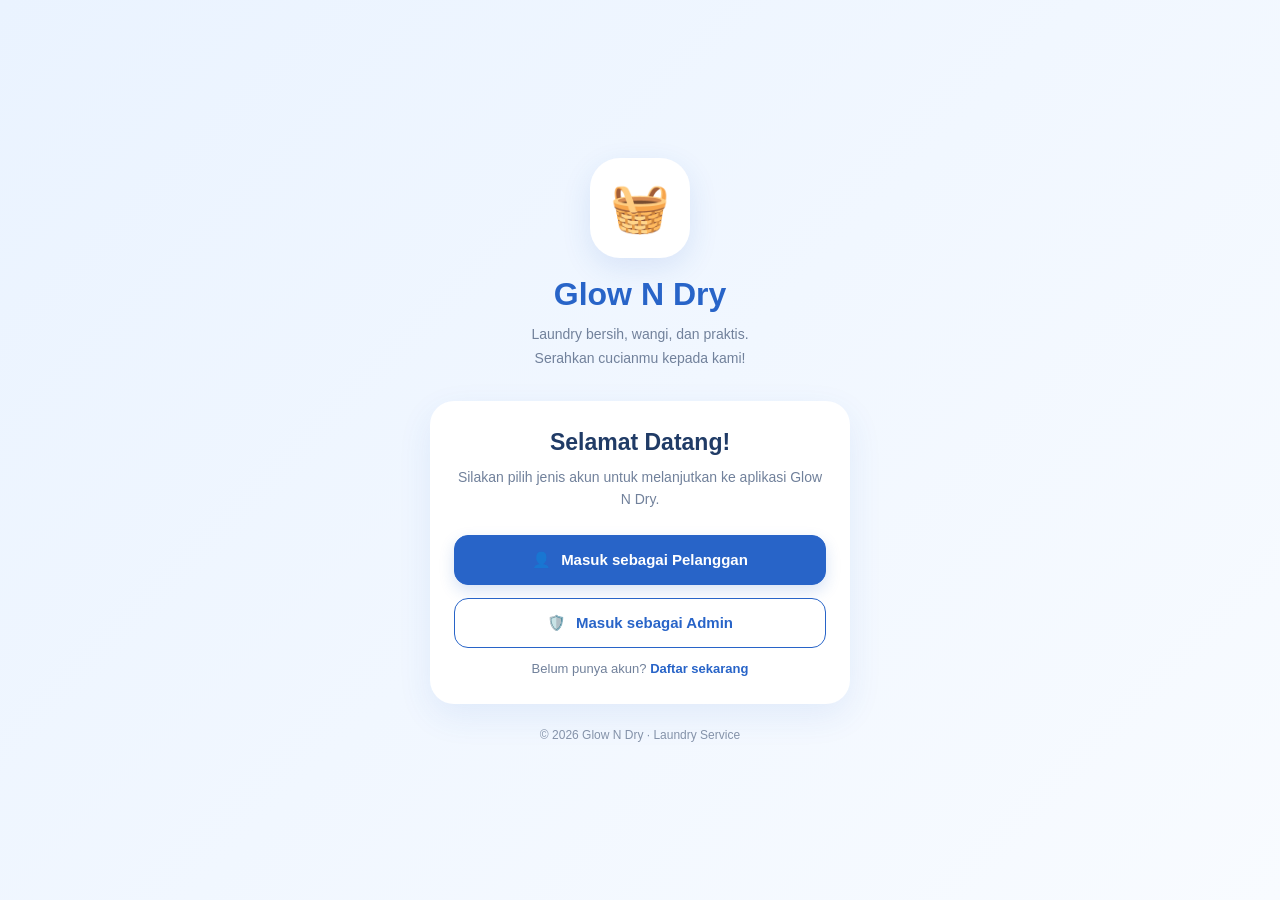
<file: glow-n-dry/index.html>
<!DOCTYPE html>
<html lang="id">
<head>
  <meta charset="UTF-8">
  <meta name="viewport" content="width=device-width, initial-scale=1.0">
  <title>Glow N Dry - Laundry Service</title>

  <style>
    * {
      margin: 0;
      padding: 0;
      box-sizing: border-box;
    }

    body {
      font-family: Arial, Helvetica, sans-serif;
      min-height: 100vh;
      display: flex;
      justify-content: center;
      align-items: center;
      padding: 24px;
      background: linear-gradient(135deg, #eaf3ff, #f8fbff);
      color: #203b66;
    }

    .container {
      width: 100%;
      max-width: 420px;
      text-align: center;
    }

    .logo {
      width: 100px;
      height: 100px;
      margin: 0 auto 18px;
      display: flex;
      justify-content: center;
      align-items: center;
      border-radius: 30px;
      background: #ffffff;
      box-shadow: 0 10px 30px rgba(40, 100, 200, 0.12);
      font-size: 48px;
    }

    .brand {
      font-size: 32px;
      font-weight: 800;
      color: #2864c8;
      margin-bottom: 10px;
    }

    .subtitle {
      color: #71819b;
      font-size: 14px;
      line-height: 1.7;
      margin-bottom: 30px;
    }

    .welcome-card {
      background: #ffffff;
      padding: 28px 24px;
      border-radius: 24px;
      box-shadow: 0 12px 35px rgba(40, 100, 200, 0.09);
    }

    .welcome-card h2 {
      font-size: 23px;
      margin-bottom: 10px;
    }

    .description {
      color: #71819b;
      font-size: 14px;
      margin-bottom: 24px;
      line-height: 1.6;
    }

    .button {
      display: flex;
      justify-content: center;
      align-items: center;
      gap: 10px;
      width: 100%;
      padding: 15px 18px;
      margin-bottom: 13px;
      border-radius: 14px;
      font-size: 15px;
      font-weight: 700;
      text-decoration: none;
      transition: 0.2s ease;
      cursor: pointer;
    }

    .button:hover {
      transform: translateY(-2px);
    }

    .customer-button {
      background: #2864c8;
      color: #ffffff;
      border: 1.5px solid #2864c8;
      box-shadow: 0 6px 15px rgba(40, 100, 200, 0.18);
    }

    .customer-button:hover {
      background: #1e50a5;
    }

    .admin-button {
      background: #ffffff;
      color: #2864c8;
      border: 1.5px solid #2864c8;
    }

    .admin-button:hover {
      background: #edf4ff;
    }

    .register-text {
      margin-top: 13px;
      font-size: 13px;
      color: #71819b;
    }

    .register-text a {
      color: #2864c8;
      font-weight: 700;
      text-decoration: none;
    }

    .footer {
      margin-top: 24px;
      color: #8492a9;
      font-size: 12px;
    }

    @media (max-width: 360px) {
      .brand {
        font-size: 28px;
      }

      .welcome-card {
        padding: 24px 18px;
      }
    }
  </style>
</head>

<body>
  <main class="container">

    <div class="logo">🧺</div>

    <h1 class="brand">Glow N Dry</h1>

    <p class="subtitle">
      Laundry bersih, wangi, dan praktis.<br>
      Serahkan cucianmu kepada kami!
    </p>

    <section class="welcome-card">
      <h2>Selamat Datang!</h2>

      <p class="description">
        Silakan pilih jenis akun untuk melanjutkan
        ke aplikasi Glow N Dry.
      </p>

      <a href="pages/login.html" class="button customer-button">
        <span>👤</span>
        Masuk sebagai Pelanggan
      </a>

      <a href="pages/admin-login.html" class="button admin-button">
        <span>🛡️</span>
        Masuk sebagai Admin
      </a>

      <p class="register-text">
        Belum punya akun?
        <a href="pages/register.html">Daftar sekarang</a>
      </p>
    </section>

    <p class="footer">
      © 2026 Glow N Dry · Laundry Service
    </p>

  </main>
  <script src="js/theme.js"></script>
</body>
</html>
</file>
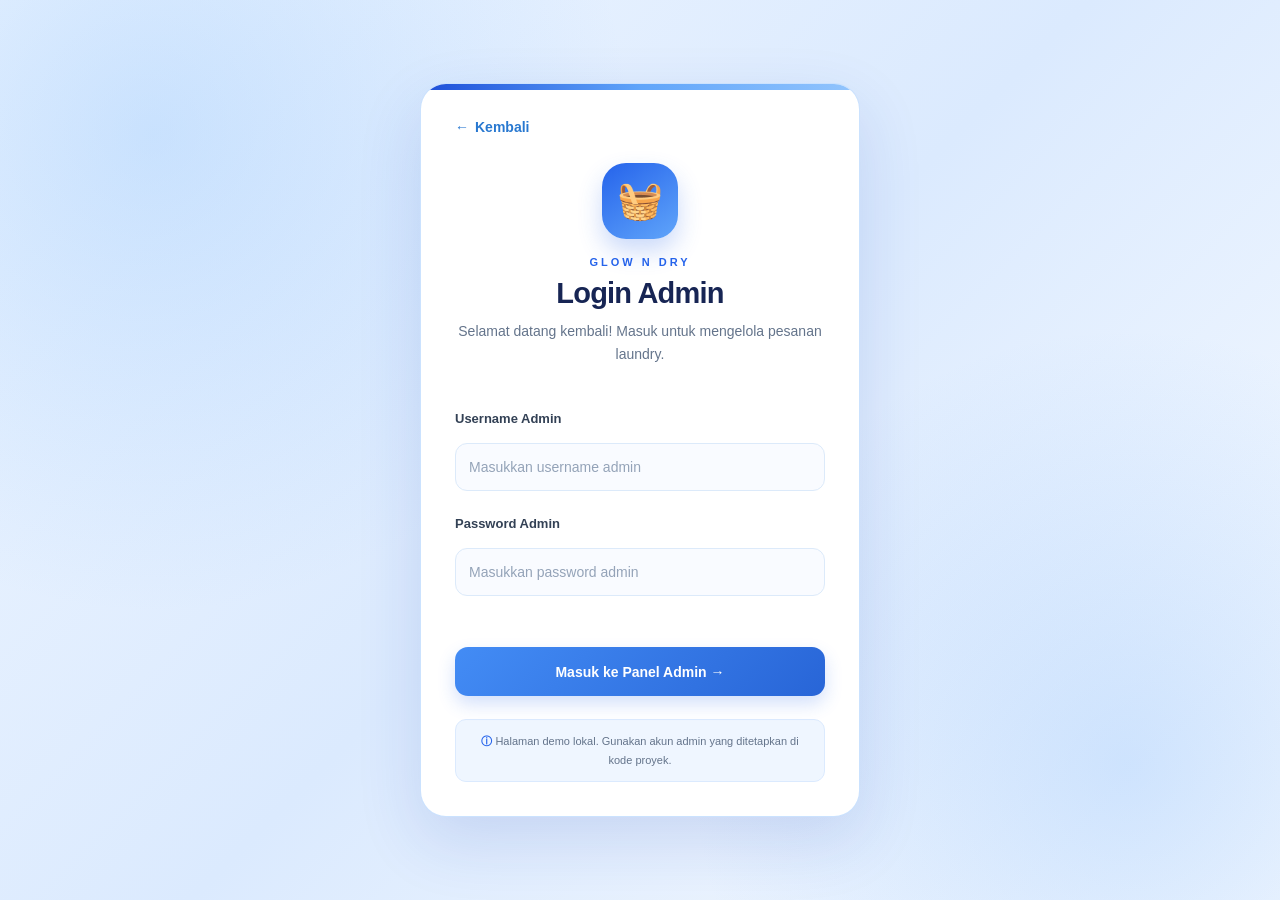
<file: glow-n-dry/pages/admin-login.html>
<!DOCTYPE html>
<html lang="id">
<head>
  <meta charset="UTF-8">
  <meta name="viewport" content="width=device-width, initial-scale=1.0">

  <title>Login Admin - Glow N Dry</title>

  <link rel="stylesheet" href="../css/style.css">
  <link rel="stylesheet" href="../css/dashboard.css">
  <link rel="stylesheet" href="../css/auth.css">

  <style>
    * {
      box-sizing: border-box;
    }

    body.gnd-admin-login-body {
      --admin-primary: #2563eb;
      --admin-primary-dark: #1d4ed8;
      --admin-text: #172554;
      --admin-muted: #64748b;
      --admin-border: #dbeafe;
      --admin-card: #ffffff;

      min-height: 100vh;
      min-height: 100dvh;
      margin: 0;
      padding: 24px 16px;
      display: flex;
      align-items: center;
      justify-content: center;
      overflow-x: hidden;
      font-family: "Segoe UI", Arial, sans-serif;
      color: var(--admin-text);
      background:
        radial-gradient(
          circle at 12% 15%,
          rgba(147, 197, 253, 0.38),
          transparent 35%
        ),
        radial-gradient(
          circle at 88% 85%,
          rgba(96, 165, 250, 0.24),
          transparent 32%
        ),
        linear-gradient(135deg, #eff6ff 0%, #dbeafe 50%, #f8fbff 100%);
    }

    .gnd-admin-login-card {
      width: 100%;
      max-width: 440px;
      position: relative;
      padding: 34px;
      overflow: hidden;
      background: var(--admin-card);
      border: 1px solid rgba(191, 219, 254, 0.8);
      border-radius: 26px;
      box-shadow: 0 24px 65px rgba(30, 64, 175, 0.14);
      animation: adminCardIn 0.45s ease-out;
    }

    .gnd-admin-login-card::before {
      content: "";
      position: absolute;
      top: 0;
      left: 0;
      right: 0;
      height: 6px;
      background: linear-gradient(90deg, #1d4ed8, #60a5fa, #93c5fd);
    }

    .gnd-admin-login-back {
      display: inline-flex;
      align-items: center;
      gap: 6px;
      margin-bottom: 28px;
      color: #2563eb;
      text-decoration: none;
      font-size: 14px;
      font-weight: 650;
      transition: color 0.2s, transform 0.2s;
    }

    .gnd-admin-login-back:hover {
      color: #1d4ed8;
      transform: translateX(-3px);
    }

    .gnd-admin-login-logo {
      width: 76px;
      height: 76px;
      margin: 0 auto 17px;
      display: flex;
      align-items: center;
      justify-content: center;
      border-radius: 24px;
      background: linear-gradient(145deg, #2563eb, #60a5fa);
      box-shadow: 0 12px 25px rgba(37, 99, 235, 0.24);
      font-size: 37px;
    }

    .gnd-admin-login-label {
      display: block;
      margin-bottom: 9px;
      color: #2563eb;
      font-size: 11px;
      font-weight: 800;
      letter-spacing: 3px;
      text-align: center;
    }

    .gnd-admin-login-card h1 {
      margin: 0;
      color: var(--admin-text);
      font-size: 29px;
      font-weight: 800;
      letter-spacing: -0.8px;
      text-align: center;
    }

    .gnd-admin-login-desc {
      margin: 10px 0 28px;
      color: var(--admin-muted);
      font-size: 14px;
      line-height: 1.7;
      text-align: center;
    }

    .gnd-admin-login-form {
      display: flex;
      flex-direction: column;
      gap: 9px;
    }

    .gnd-admin-login-form label {
      margin-top: 8px;
      color: #334155;
      font-size: 13px;
      font-weight: 700;
    }

    .gnd-admin-login-form input {
      width: 100%;
      min-height: 49px;
      padding: 13px 15px;
      border: 1px solid var(--admin-border);
      border-radius: 12px;
      outline: none;
      background: #f8fbff;
      color: #172554;
      font: inherit;
      font-size: 14px;
      transition: border-color 0.2s, box-shadow 0.2s, background 0.2s;
    }

    .gnd-admin-login-form input::placeholder {
      color: #94a3b8;
    }

    .gnd-admin-login-form input:focus {
      border-color: #3b82f6;
      background: #ffffff;
      box-shadow: 0 0 0 4px rgba(59, 130, 246, 0.12);
    }

    #adminLoginMessage {
      min-height: 18px;
      margin: 5px 0 0;
      color: #dc2626;
      font-size: 13px;
      line-height: 1.5;
    }

    .gnd-admin-login-form button {
      width: 100%;
      min-height: 51px;
      margin-top: 4px;
      padding: 14px 18px;
      border: none;
      border-radius: 13px;
      background: linear-gradient(135deg, #2563eb, #1d4ed8);
      box-shadow: 0 8px 18px rgba(37, 99, 235, 0.2);
      color: #ffffff;
      font: inherit;
      font-size: 14px;
      font-weight: 750;
      cursor: pointer;
      transition: transform 0.2s, box-shadow 0.2s, filter 0.2s;
    }

    .gnd-admin-login-form button:hover {
      transform: translateY(-2px);
      box-shadow: 0 12px 24px rgba(37, 99, 235, 0.28);
      filter: brightness(1.04);
    }

    .gnd-admin-login-form button:active {
      transform: translateY(0);
    }

    .gnd-admin-login-form button:focus-visible,
    .gnd-admin-login-back:focus-visible {
      outline: 3px solid #93c5fd;
      outline-offset: 3px;
    }

    .gnd-admin-login-note {
      margin: 23px 0 0;
      padding: 12px 14px;
      border: 1px solid #dbeafe;
      border-radius: 11px;
      background: #eff6ff;
      color: #64748b;
      font-size: 11px;
      line-height: 1.7;
      text-align: center;
    }

    .gnd-admin-login-note::before {
      content: "ⓘ ";
      color: #2563eb;
      font-weight: 800;
    }

    @keyframes adminCardIn {
      from {
        opacity: 0;
        transform: translateY(12px);
      }

      to {
        opacity: 1;
        transform: translateY(0);
      }
    }

    /* Dark mode */
    body.gnd-admin-login-body.gnd-dark-mode {
      --admin-text: #eff6ff;
      --admin-muted: #a9bbd4;
      --admin-border: #334b70;
      --admin-card: #14233b;

      background:
        radial-gradient(
          circle at 12% 15%,
          rgba(37, 99, 235, 0.2),
          transparent 35%
        ),
        linear-gradient(135deg, #081326, #101f38 55%, #0c172b);
    }

    .gnd-dark-mode .gnd-admin-login-card {
      border-color: #283d5e;
      box-shadow: 0 24px 65px rgba(0, 0, 0, 0.3);
    }

    .gnd-dark-mode .gnd-admin-login-form label {
      color: #dbeafe;
    }

    .gnd-dark-mode .gnd-admin-login-form input {
      color: #eff6ff;
      background: #0d1b30;
      border-color: #334b70;
    }

    .gnd-dark-mode .gnd-admin-login-form input::placeholder {
      color: #8498b7;
    }

    .gnd-dark-mode .gnd-admin-login-form input:focus {
      border-color: #60a5fa;
      background: #10213a;
    }

    .gnd-dark-mode .gnd-admin-login-note {
      color: #b5c6df;
      background: #192e4c;
      border-color: #334b70;
    }

    @media (max-width: 480px) {
      body.gnd-admin-login-body {
        padding: 16px;
      }

      .gnd-admin-login-card {
        padding: 26px 22px;
        border-radius: 22px;
      }

      .gnd-admin-login-back {
        margin-bottom: 24px;
      }

      .gnd-admin-login-logo {
        width: 68px;
        height: 68px;
        border-radius: 21px;
        font-size: 33px;
      }

      .gnd-admin-login-card h1 {
        font-size: 26px;
      }
    }

    @media (prefers-reduced-motion: reduce) {
      *,
      *::before,
      *::after {
        animation-duration: 0.01ms !important;
        transition-duration: 0.01ms !important;
      }
    }
  </style>
</head>

<body class="gnd-admin-login-body">
  <main class="gnd-admin-login-card">
    <a href="login.html" class="gnd-admin-login-back">
      <span aria-hidden="true">←</span>
      <span>Kembali</span>
    </a>

    <div class="gnd-admin-login-logo" aria-hidden="true">🧺</div>

    <span class="gnd-admin-login-label">GLOW N DRY</span>

    <h1>Login Admin</h1>

    <p class="gnd-admin-login-desc">
      Selamat datang kembali! Masuk untuk mengelola pesanan laundry.
    </p>

    <form id="adminLoginForm" class="gnd-admin-login-form">
      <label for="adminUsername">Username Admin</label>
      <input
        id="adminUsername"
        name="username"
        type="text"
        autocomplete="username"
        placeholder="Masukkan username admin"
        required
      >

      <label for="adminPassword">Password Admin</label>
      <input
        id="adminPassword"
        name="password"
        type="password"
        autocomplete="current-password"
        placeholder="Masukkan password admin"
        required
      >

      <p id="adminLoginMessage" role="status" aria-live="polite"></p>

      <button type="submit">Masuk ke Panel Admin →</button>
    </form>

    <p class="gnd-admin-login-note">
      Halaman demo lokal. Gunakan akun admin yang ditetapkan di kode proyek.
    </p>
  </main>

  <script src="../js/admin-login.js"></script>
  <script src="../js/theme.js"></script>
</body>
</html>
</file>
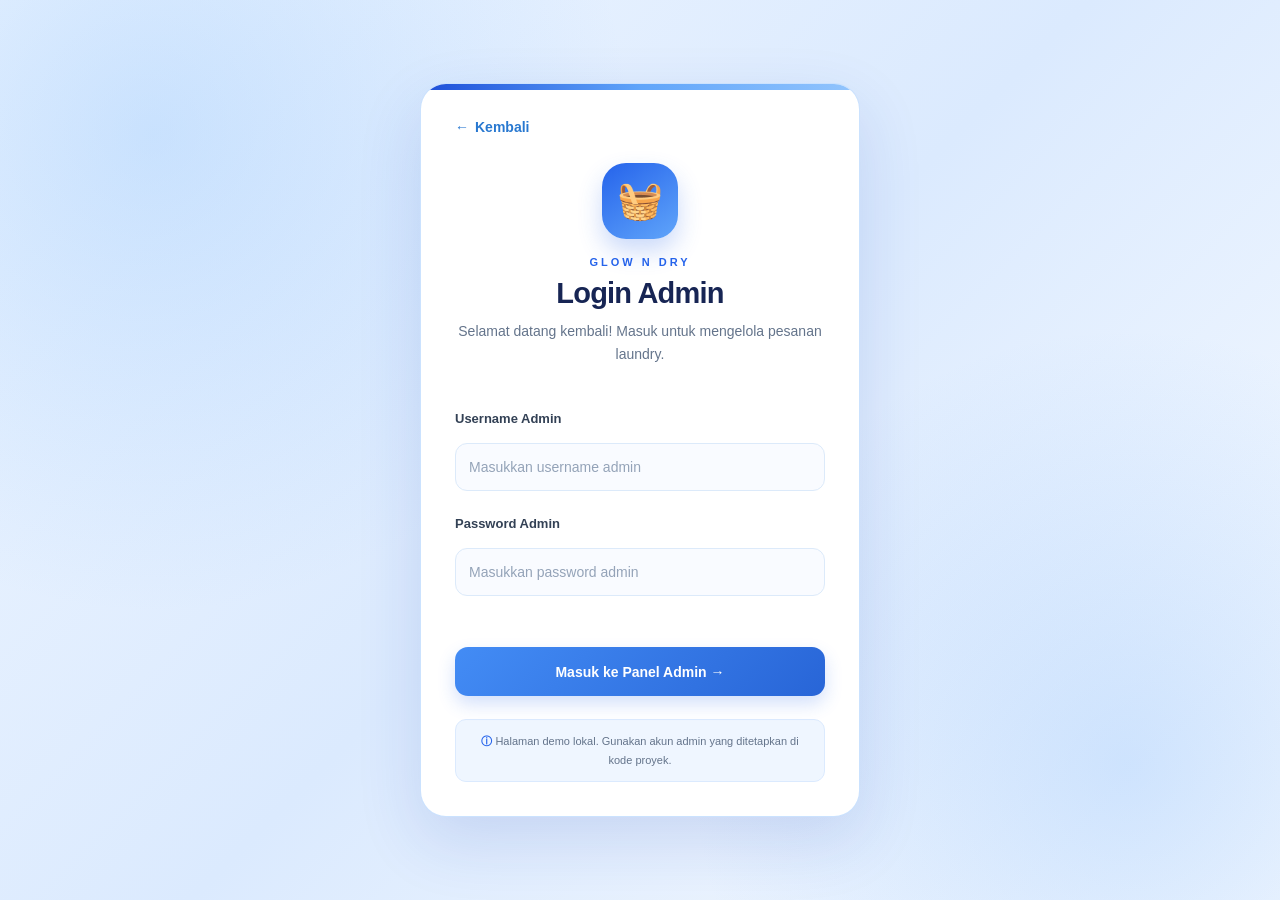
<file: glow-n-dry/pages/admin.html>
<!DOCTYPE html>
<html lang="id">
<head>
  <meta charset="UTF-8">
  <meta name="viewport" content="width=device-width, initial-scale=1.0">
  <meta name="theme-color" content="#2563eb">
  <title>Dashboard Admin - Glow N Dry</title>

  <style>
    * {
      box-sizing: border-box;
      margin: 0;
      padding: 0;
    }

    :root {
      color-scheme: light;
      --blue: #2563eb;
      --blue-dark: #1d4ed8;
      --blue-light: #eff6ff;
      --background: #f5f8ff;
      --surface: #ffffff;
      --surface-soft: #f8faff;
      --text: #172b4d;
      --muted: #71819b;
      --border: #e2eaf5;
      --green: #15803d;
      --red: #dc2626;
      --shadow: 0 5px 22px rgba(28, 65, 130, 0.055);
    }

    body {
      min-height: 100vh;
      font-family: "Segoe UI", Arial, Helvetica, sans-serif;
      background: var(--background);
      color: var(--text);
      line-height: 1.5;
      transition: background 0.2s, color 0.2s;
    }

    button, input, select, textarea {
      font: inherit;
    }

    button {
      cursor: pointer;
    }

    button:focus-visible,
    a:focus-visible,
    input:focus-visible,
    select:focus-visible,
    textarea:focus-visible {
      outline: 3px solid rgba(59, 130, 246, 0.4);
      outline-offset: 3px;
    }

    a {
      color: inherit;
    }

    /* HEADER */
    .admin-header {
      position: sticky;
      top: 0;
      z-index: 20;
      min-height: 76px;
      padding: 14px max(22px, calc((100% - 1250px) / 2));
      display: flex;
      justify-content: space-between;
      align-items: center;
      gap: 18px;
      background: var(--surface);
      border-bottom: 1px solid var(--border);
      box-shadow: 0 3px 14px rgba(28, 65, 130, 0.035);
    }

    .brand {
      display: flex;
      align-items: center;
      gap: 12px;
      min-width: 0;
    }

    .brand-icon {
      width: 47px;
      height: 47px;
      flex-shrink: 0;
      display: grid;
      place-items: center;
      border-radius: 15px;
      background: linear-gradient(145deg, #2563eb, #60a5fa);
      box-shadow: 0 5px 13px rgba(37, 99, 235, 0.2);
      font-size: 25px;
    }

    .brand h1 {
      color: var(--blue);
      font-size: 21px;
      font-weight: 800;
      letter-spacing: -0.5px;
    }

    .brand p {
      margin-top: 2px;
      color: var(--muted);
      font-size: 12px;
    }

    .header-right {
      display: flex;
      align-items: center;
      justify-content: flex-end;
      gap: 11px;
    }

    .admin-label {
      display: inline-flex;
      align-items: center;
      gap: 7px;
      padding: 9px 13px;
      border: 1px solid #dbeafe;
      border-radius: 25px;
      color: var(--blue);
      background: var(--blue-light);
      font-size: 12px;
      font-weight: 750;
      white-space: nowrap;
    }

    /* BUTTONS */
    .btn {
      display: inline-flex;
      justify-content: center;
      align-items: center;
      gap: 7px;
      min-height: 41px;
      padding: 10px 15px;
      border: 1px solid transparent;
      border-radius: 11px;
      font-size: 13px;
      font-weight: 750;
      text-decoration: none;
      transition: background 0.2s, transform 0.2s, box-shadow 0.2s;
    }

    .btn:hover {
      transform: translateY(-1px);
    }

    .btn-primary {
      color: #ffffff;
      background: linear-gradient(135deg, #2563eb, #1d4ed8);
      box-shadow: 0 5px 13px rgba(37, 99, 235, 0.17);
    }

    .btn-primary:hover {
      background: var(--blue-dark);
      box-shadow: 0 7px 17px rgba(37, 99, 235, 0.23);
    }

    .btn-outline {
      color: var(--blue);
      background: var(--surface);
      border-color: var(--border);
    }

    .btn-outline:hover {
      background: var(--blue-light);
      border-color: #bfdbfe;
    }

    .btn-danger {
      color: var(--red);
      background: #fff1f2;
      border-color: #fecdd3;
    }

    .btn-danger:hover {
      background: #ffe4e6;
    }

    /* MAIN */
    main {
      width: 100%;
      max-width: 1250px;
      margin: 0 auto;
      padding: 30px 24px 48px;
    }

    .page-heading {
      display: flex;
      justify-content: space-between;
      align-items: center;
      flex-wrap: wrap;
      gap: 18px;
      margin-bottom: 25px;
    }

    .page-heading h2 {
      margin-bottom: 7px;
      font-size: 28px;
      font-weight: 800;
      letter-spacing: -0.8px;
    }

    .page-heading p {
      max-width: 650px;
      color: var(--muted);
      font-size: 14px;
      line-height: 1.7;
    }

    /* STATISTICS */
    .stats {
      display: grid;
      grid-template-columns: repeat(5, minmax(0, 1fr));
      gap: 15px;
      margin-bottom: 25px;
    }

    .stat-card {
      min-width: 0;
      padding: 20px 18px;
      background: var(--surface);
      border: 1px solid var(--border);
      border-radius: 17px;
      box-shadow: var(--shadow);
      transition: transform 0.2s, box-shadow 0.2s;
    }

    .stat-card:hover {
      transform: translateY(-2px);
      box-shadow: 0 9px 24px rgba(28, 65, 130, 0.09);
    }

    .stat-icon {
      width: 43px;
      height: 43px;
      display: grid;
      place-items: center;
      margin-bottom: 16px;
      border-radius: 14px;
      background: var(--blue-light);
      font-size: 22px;
    }

    .stat-card:nth-child(2) .stat-icon {
      background: #e0f2fe;
    }

    .stat-card:nth-child(3) .stat-icon {
      background: #dcfce7;
    }

    .stat-card:nth-child(4) .stat-icon {
      background: #fef3c7;
    }

    .stat-card:nth-child(5) .stat-icon {
      background: #ede9fe;
    }

    .stat-card p {
      margin-bottom: 7px;
      color: var(--muted);
      font-size: 12px;
      line-height: 1.5;
    }

    .stat-card h3 {
      font-size: clamp(19px, 2vw, 25px);
      font-weight: 800;
      letter-spacing: -0.6px;
      overflow-wrap: anywhere;
    }

    /* PANELS */
    .panel {
      margin-bottom: 24px;
      padding: 25px;
      background: var(--surface);
      border: 1px solid var(--border);
      border-radius: 19px;
      box-shadow: var(--shadow);
      scroll-margin-top: 95px;
    }

    .panel-heading {
      display: flex;
      justify-content: space-between;
      align-items: center;
      gap: 14px;
      flex-wrap: wrap;
      margin-bottom: 23px;
    }

    .panel-heading h3 {
      font-size: 19px;
      font-weight: 800;
      letter-spacing: -0.3px;
    }

    .panel-heading p {
      margin-top: 5px;
      color: var(--muted);
      font-size: 13px;
      line-height: 1.6;
    }

    /* FORM */
    .form-grid {
      display: grid;
      grid-template-columns: repeat(2, minmax(0, 1fr));
      gap: 18px;
    }

    .field {
      display: flex;
      flex-direction: column;
      gap: 8px;
      min-width: 0;
    }

    .field.full {
      grid-column: 1 / -1;
    }

    .field label {
      color: var(--text);
      font-size: 13px;
      font-weight: 750;
    }

    .field input,
    .field select,
    .field textarea,
    .toolbar input,
    .toolbar select {
      width: 100%;
      min-width: 0;
      min-height: 45px;
      padding: 11px 13px;
      color: var(--text);
      background: var(--surface-soft);
      border: 1px solid var(--border);
      border-radius: 11px;
      outline: none;
      font-size: 13px;
      transition: border-color 0.2s, box-shadow 0.2s, background 0.2s;
    }

    .field input::placeholder,
    .field textarea::placeholder,
    .toolbar input::placeholder {
      color: #94a3b8;
    }

    .field input:focus,
    .field select:focus,
    .field textarea:focus,
    .toolbar input:focus,
    .toolbar select:focus {
      border-color: #60a5fa;
      background: var(--surface);
      box-shadow: 0 0 0 3px rgba(59, 130, 246, 0.12);
    }

    .field textarea {
      min-height: 95px;
      resize: vertical;
    }

    .form-actions {
      display: flex;
      flex-wrap: wrap;
      gap: 10px;
      margin-top: 21px;
    }

    #adminManualOrderMessage,
    #adminMessage {
      margin-top: 12px;
      font-size: 13px;
      line-height: 1.7;
      overflow-wrap: anywhere;
    }

    /* SEARCH AND FILTER */
    .toolbar {
      display: flex;
      align-items: center;
      gap: 12px;
      flex-wrap: wrap;
      margin-bottom: 19px;
    }

    .toolbar input {
      flex: 1;
      min-width: 220px;
    }

    .toolbar select {
      width: auto;
      min-width: 190px;
    }

    /* ORDER TABLE */
    .table-wrap {
      width: 100%;
      overflow-x: auto;
      border: 1px solid var(--border);
      border-radius: 13px;
      scrollbar-width: thin;
    }

    table {
      width: 100%;
      min-width: 780px;
      border-collapse: separate;
      border-spacing: 0;
    }

    th, td {
      padding: 15px 13px;
      border-bottom: 1px solid var(--border);
      text-align: left;
      vertical-align: middle;
      font-size: 13px;
    }

    th {
      color: var(--muted);
      background: var(--surface-soft);
      font-size: 11px;
      font-weight: 800;
      letter-spacing: 0.45px;
      text-transform: uppercase;
      white-space: nowrap;
    }

    td {
      line-height: 1.6;
      overflow-wrap: anywhere;
    }

    tbody tr {
      background: var(--surface);
      transition: background 0.15s;
    }

    tbody tr:hover {
      background: var(--surface-soft);
    }

    tbody tr:last-child td {
      border-bottom: none;
    }

    /* Inputs and buttons created by admin.js */
    #adminOrderList select,
    #adminOrderList input {
      max-width: 180px;
      min-height: 36px;
      padding: 7px 9px;
      color: var(--text);
      background: var(--surface);
      border: 1px solid var(--border);
      border-radius: 8px;
      font-size: 12px;
    }

    #adminOrderList button {
      margin: 2px;
      padding: 8px 10px;
      border: 1px solid var(--border);
      border-radius: 8px;
      color: var(--blue);
      background: var(--surface);
      font-size: 12px;
      font-weight: 750;
      white-space: nowrap;
    }

    #adminOrderList button:hover {
      background: var(--blue-light);
    }

    #adminOrderList button[disabled] {
      cursor: not-allowed;
      opacity: 0.5;
    }

    .empty-state {
      padding: 35px 15px;
      color: var(--muted);
      text-align: center;
      line-height: 1.8;
    }

    /* FOOTER */
    .gnd-admin-footer {
      display: flex;
      justify-content: center;
      align-items: center;
      flex-wrap: wrap;
      gap: 12px 25px;
      padding: 23px 20px;
      background: var(--surface);
      border-top: 1px solid var(--border);
    }

    .gnd-admin-footer a {
      color: var(--blue);
      font-size: 13px;
      font-weight: 750;
      text-decoration: none;
    }

    .gnd-admin-footer a:hover {
      text-decoration: underline;
    }

    /* DARK MODE */
    body.gnd-dark-mode {
      color-scheme: dark;
      --background: #0b1425;
      --surface: #142137;
      --surface-soft: #192a43;
      --text: #e6efff;
      --muted: #a1b2cc;
      --border: #2a3c57;
      --blue-light: #1b3153;
      --shadow: 0 5px 22px rgba(0, 0, 0, 0.13);
    }

    .gnd-dark-mode .admin-header {
      box-shadow: 0 3px 14px rgba(0, 0, 0, 0.12);
    }

    .gnd-dark-mode .admin-label {
      border-color: #304d75;
    }

    .gnd-dark-mode .btn-danger {
      background: #401f2a;
      border-color: #69303c;
      color: #fda4af;
    }

    .gnd-dark-mode .btn-danger:hover {
      background: #512431;
    }

    .gnd-dark-mode .stat-card:nth-child(2) .stat-icon {
      background: #153954;
    }

    .gnd-dark-mode .stat-card:nth-child(3) .stat-icon {
      background: #173b32;
    }

    .gnd-dark-mode .stat-card:nth-child(4) .stat-icon {
      background: #473820;
    }

    .gnd-dark-mode .stat-card:nth-child(5) .stat-icon {
      background: #34284e;
    }

    .gnd-dark-mode #adminOrderList select,
    .gnd-dark-mode #adminOrderList input {
      color: var(--text);
      background: var(--surface-soft);
      border-color: var(--border);
    }

    .gnd-dark-mode #adminOrderList button {
      color: #bfdbfe;
      background: var(--surface-soft);
      border-color: var(--border);
    }

    .gnd-dark-mode #adminOrderList button:hover {
      background: #243a5b;
    }

    /* RESPONSIVE */
    @media (max-width: 1050px) {
      .stats {
        grid-template-columns: repeat(3, minmax(0, 1fr));
      }

      .admin-header {
        padding-left: 24px;
        padding-right: 24px;
      }
    }

    @media (max-width: 650px) {
      .admin-header {
        position: static;
        padding: 14px 16px;
        gap: 10px;
      }

      .brand {
        gap: 9px;
      }

      .brand-icon {
        width: 41px;
        height: 41px;
        border-radius: 12px;
        font-size: 22px;
      }

      .brand h1 {
        font-size: 18px;
      }

      .brand p {
        font-size: 10px;
      }

      .header-right {
        gap: 0;
      }

      .admin-label {
        display: none;
      }

      .header-right .btn {
        min-height: 37px;
        padding: 8px 11px;
        font-size: 12px;
      }

      main {
        padding: 23px 14px 30px;
      }

      .page-heading {
        align-items: flex-start;
        margin-bottom: 21px;
      }

      .page-heading h2 {
        font-size: 24px;
      }

      .page-heading p {
        font-size: 13px;
      }

      .page-heading > .btn {
        width: 100%;
      }

      .stats {
        grid-template-columns: repeat(2, minmax(0, 1fr));
        gap: 11px;
        margin-bottom: 19px;
      }

      .stat-card {
        padding: 16px 13px;
        border-radius: 14px;
      }

      .stat-icon {
        width: 38px;
        height: 38px;
        margin-bottom: 12px;
        border-radius: 12px;
        font-size: 20px;
      }

      .stat-card p {
        font-size: 11px;
      }

      .stat-card h3 {
        font-size: 20px;
      }

      .panel {
        padding: 19px 14px;
        margin-bottom: 18px;
        border-radius: 16px;
      }

      .panel-heading {
        margin-bottom: 19px;
      }

      .panel-heading h3 {
        font-size: 17px;
      }

      .panel-heading p {
        font-size: 12px;
      }

      .form-grid {
        grid-template-columns: minmax(0, 1fr);
        gap: 15px;
      }

      .field.full {
        grid-column: auto;
      }

      .form-actions {
        flex-direction: column;
      }

      .form-actions .btn {
        width: 100%;
      }

      .toolbar {
        align-items: stretch;
        flex-direction: column;
        gap: 10px;
      }

      .toolbar input,
      .toolbar select {
        width: 100%;
        min-width: 0;
      }

      .table-wrap {
        border-radius: 10px;
      }

      th, td {
        padding: 12px 10px;
      }

      .gnd-admin-footer {
        gap: 12px 18px;
        padding: 20px 15px;
      }
    }

    @media (prefers-reduced-motion: reduce) {
      *,
      *::before,
      *::after {
        scroll-behavior: auto !important;
        animation-duration: 0.01ms !important;
        transition-duration: 0.01ms !important;
      }
    }
  </style>
</head>

<body>
  <header class="admin-header">
    <div class="brand">
      <div class="brand-icon" aria-hidden="true">🧺</div>
      <div>
        <h1>Glow N Dry</h1>
        <p>Panel Administrasi Laundry</p>
      </div>
    </div>

    <div class="header-right">
      <span class="admin-label">🛡️ Administrator</span>
      <button
        type="button"
        class="btn btn-outline"
        id="adminLogoutButton"
      >
        Keluar
      </button>
    </div>
  </header>

  <main>
    <section class="page-heading">
      <div>
        <h2>Dashboard Admin</h2>
        <p>
          Selamat datang di panel administrasi Glow N Dry.
          Pantau pesanan, perbarui status, dan kelola data pelanggan di sini.
        </p>
      </div>

      <button
        type="button"
        class="btn btn-primary"
        onclick="document.getElementById('tambah-pesanan').scrollIntoView({behavior:'smooth'})"
      >
        + Tambahkan Pesanan
      </button>
    </section>

    <!-- RINGKASAN STATISTIK -->
    <section class="stats" aria-label="Ringkasan pesanan">
      <article class="stat-card">
        <div class="stat-icon" aria-hidden="true">📦</div>
        <p>Total Pesanan</p>
        <h3 id="adminTotalOrders">0</h3>
      </article>

      <article class="stat-card">
        <div class="stat-icon" aria-hidden="true">🫧</div>
        <p>Sedang Diproses</p>
        <h3 id="adminProcessingOrders">0</h3>
      </article>

      <article class="stat-card">
        <div class="stat-icon" aria-hidden="true">✅</div>
        <p>Pesanan Selesai</p>
        <h3 id="adminCompletedOrders">0</h3>
      </article>

      <article class="stat-card">
        <div class="stat-icon" aria-hidden="true">💰</div>
        <p>Total Pendapatan</p>
        <h3 id="adminRevenue">Rp0</h3>
      </article>

      <article class="stat-card">
        <div class="stat-icon" aria-hidden="true">⚖️</div>
        <p>Total Berat Cucian</p>
        <h3 id="adminTotalWeight">0 kg</h3>
      </article>
    </section>

    <!-- FORM TAMBAH PESANAN MANUAL -->
    <section class="panel" id="tambah-pesanan">
      <div class="panel-heading">
        <div>
          <h3>➕ Tambahkan Pesanan Manual</h3>
          <p>
            Catat pesanan pelanggan yang diterima langsung oleh admin.
          </p>
        </div>
      </div>

      <form id="adminManualOrderForm">
        <div class="form-grid">
          <div class="field">
            <label for="manualCustomerName">Nama Pelanggan *</label>
            <input
              type="text"
              id="manualCustomerName"
              placeholder="Masukkan nama pelanggan"
              autocomplete="name"
              required
            >
          </div>

          <div class="field">
            <label for="manualCustomerPhone">Nomor Telepon *</label>
            <input
              type="tel"
              id="manualCustomerPhone"
              placeholder="Contoh: 081234567890"
              autocomplete="tel"
              required
            >
          </div>

          <div class="field">
            <label for="manualService">Jenis Layanan *</label>
            <select id="manualService" required>
              <option value="">Pilih layanan</option>
              <option value="Cuci Kering">Cuci Kering</option>
              <option value="Cuci Setrika">Cuci Setrika</option>
              <option value="Setrika">Setrika</option>
              <option value="Express">Express</option>
            </select>
          </div>

          <div class="field">
            <label for="manualWeight">Berat Cucian (kg) *</label>
            <input
              type="number"
              id="manualWeight"
              min="0.1"
              step="0.1"
              placeholder="Contoh: 3.5"
              required
            >
          </div>

          <div class="field">
            <label for="manualStatus">Status Pesanan *</label>
            <select id="manualStatus" required>
              <option value="Diterima">Diterima</option>
              <option value="Dicuci">Dicuci</option>
              <option value="Dikeringkan">Dikeringkan</option>
              <option value="Disetrika">Disetrika</option>
              <option value="Siap Diambil">Siap Diambil</option>
              <option value="Selesai">Selesai</option>
              <option value="Dibatalkan">Dibatalkan</option>
            </select>
          </div>

          <div class="field">
            <label for="manualOrderTotal">Total Harga (Rp) *</label>
            <input
              type="number"
              id="manualOrderTotal"
              min="0"
              step="100"
              placeholder="Contoh: 15000"
              required
            >
          </div>

          <div class="field full">
            <label for="manualNotes">Catatan Pesanan</label>
            <textarea
              id="manualNotes"
              placeholder="Contoh: pakaian putih dipisahkan"
            ></textarea>
          </div>
        </div>

        <div class="form-actions">
          <button type="submit" class="btn btn-primary">
            + Simpan Pesanan
          </button>

          <button type="reset" class="btn btn-outline">
            Reset Form
          </button>
        </div>

        <p
          id="adminManualOrderMessage"
          role="status"
          aria-live="polite"
        ></p>
      </form>
    </section>

    <!-- DAFTAR PESANAN -->
    <section class="panel" id="daftar-pesanan">
      <div class="panel-heading">
        <div>
          <h3>📋 Daftar Pesanan</h3>
          <p>
            Cari pesanan pelanggan dan pantau perkembangan statusnya.
          </p>
        </div>
      </div>

      <div class="toolbar">
        <input
          type="search"
          id="adminSearch"
          placeholder="Cari nama, nomor telepon, atau ID pesanan..."
          aria-label="Cari pesanan"
        >

        <select
          id="adminFilter"
          aria-label="Filter status pesanan"
        >
          <option value="">Semua Status</option>
          <option value="Diterima">Diterima</option>
          <option value="Dicuci">Dicuci</option>
          <option value="Dikeringkan">Dikeringkan</option>
          <option value="Disetrika">Disetrika</option>
          <option value="Siap Diambil">Siap Diambil</option>
          <option value="Selesai">Selesai</option>
          <option value="Dibatalkan">Dibatalkan</option>
        </select>
      </div>

      <p
        id="adminMessage"
        role="status"
        aria-live="polite"
      ></p>

      <div class="table-wrap">
        <table>
          <thead>
            <tr>
              <th>ID Pesanan</th>
              <th>Pelanggan</th>
              <th>Layanan</th>
              <th>Berat</th>
              <th>Total</th>
              <th>Status</th>
              <th>Aksi</th>
            </tr>
          </thead>

          <tbody id="adminOrderList"></tbody>
        </table>
      </div>

      <div class="empty-state" id="adminEmpty" hidden>
        <div style="font-size: 34px; margin-bottom: 10px;" aria-hidden="true">
          📭
        </div>
        <strong>Belum ada pesanan yang ditampilkan.</strong>
        <p>Pesanan akan muncul di sini setelah tersedia.</p>
      </div>
    </section>
  </main>

  <footer class="gnd-admin-footer">
    <a href="admin.html">Beranda Admin</a>
    <a href="admin.html#daftar-pesanan">Daftar Pesanan</a>
  </footer>

  <!-- PERIKSA LOGIN ADMIN -->
  <script>
    if (sessionStorage.getItem("glowNDryAdminLoggedIn") !== "true") {
      window.location.replace("admin-login.html");
    } else {
      const adminScript = document.createElement("script");
      adminScript.src = "../js/admin.js";
      document.body.appendChild(adminScript);
    }
  </script>

  <script src="../js/theme.js"></script>
</body>
</html>
</file>
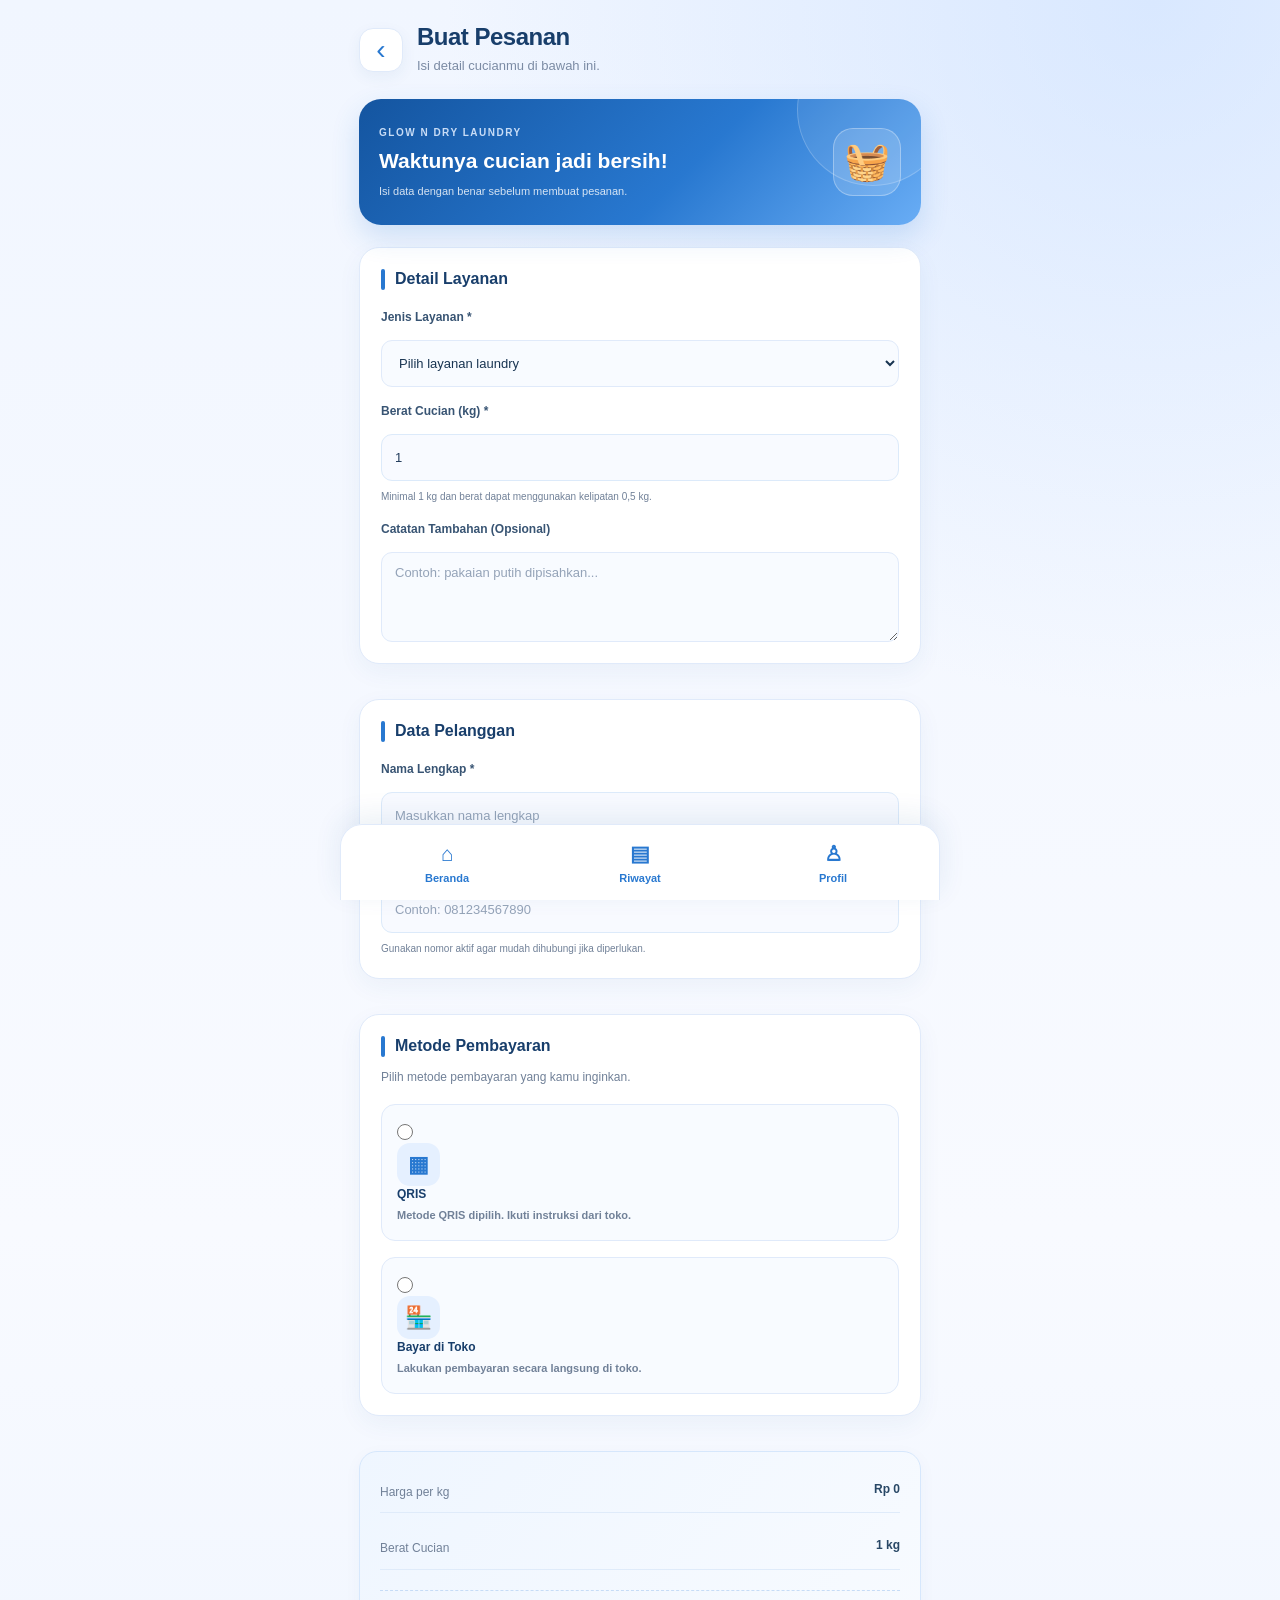
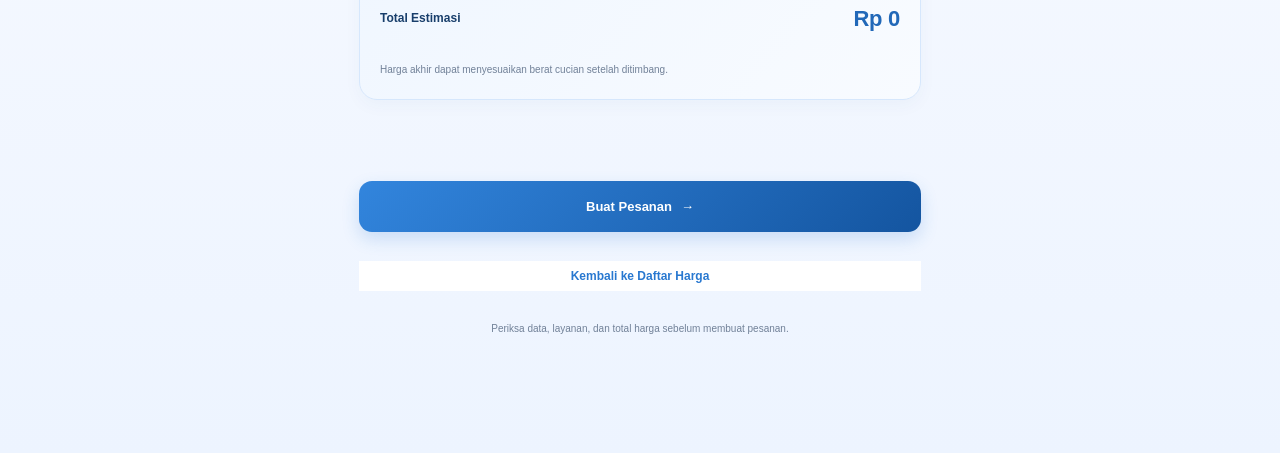
<file: glow-n-dry/pages/create-order.html>
<!DOCTYPE html>
<html lang="id">
<head>
  <meta charset="UTF-8">
  <meta name="viewport" content="width=device-width, initial-scale=1.0">
  <meta name="theme-color" content="#2563eb">

  <title>Buat Pesanan - Glow N Dry</title>

  <link rel="stylesheet" href="../css/style.css">
  <link rel="stylesheet" href="../css/dashboard.css">

  <style>
    * {
      box-sizing: border-box;
    }

    :root {
      --blue: #2878d0;
      --blue-dark: #1455a0;
      --blue-light: #eaf3ff;
      --text: #183451;
      --muted: #718198;
      --border: #e0eafa;
      --surface: #ffffff;
      --soft: #f8fbff;
    }

    html {
      width: 100%;
      overflow-x: clip;
      scroll-behavior: smooth;
    }

    body.gnd-create-order-body {
      min-height: 100vh;
      margin: 0;
      padding: 0;
      overflow-x: clip;
      background:
        radial-gradient(
          circle at 90% 0%,
          rgba(181, 211, 255, 0.4),
          transparent 30%
        ),
        linear-gradient(180deg, #f1f6ff, #f8faff 60%, #edf4ff);
      color: var(--text);
      font-family: "Segoe UI", Arial, sans-serif;
      -webkit-font-smoothing: antialiased;
    }

    .gnd-create-order-page {
      width: 100%;
      max-width: 600px;
      min-height: 100vh;
      margin: 0 auto;
      padding: 23px 19px 115px;
    }

    /* HEADER */
    .gnd-page-header {
      display: flex;
      align-items: center;
      gap: 14px;
      margin-bottom: 23px;
    }

    .gnd-page-back {
      display: flex;
      align-items: center;
      justify-content: center;
      flex: 0 0 44px;
      width: 44px;
      height: 44px;
      border: 1px solid var(--border);
      border-radius: 14px;
      background: var(--surface);
      color: var(--blue);
      font-size: 28px;
      text-decoration: none;
      box-shadow: 0 5px 15px rgba(35, 82, 140, 0.06);
      transition: background 0.2s, transform 0.2s;
    }

    .gnd-page-back:hover {
      background: var(--blue-light);
      transform: translateX(-2px);
    }

    .gnd-page-header h1 {
      margin: 0 0 4px;
      color: #183e6b;
      font-size: 24px;
      font-weight: 850;
      letter-spacing: -0.5px;
    }

    .gnd-page-header p {
      margin: 0;
      color: var(--muted);
      font-size: 12px;
      line-height: 1.6;
    }

    /* BANNER */
    .gnd-create-order-banner {
      position: relative;
      display: flex;
      align-items: center;
      justify-content: space-between;
      gap: 12px;
      overflow: hidden;
      padding: 23px 20px;
      margin-bottom: 22px;
      border-radius: 22px;
      background: linear-gradient(135deg, #1455a0, #2878d0 58%, #69adf5);
      color: #ffffff;
      box-shadow: 0 12px 28px rgba(40, 120, 208, 0.19);
    }

    .gnd-create-order-banner::before {
      content: "";
      position: absolute;
      top: -65px;
      right: -28px;
      width: 150px;
      height: 150px;
      border: 1px solid rgba(255, 255, 255, 0.2);
      border-radius: 50%;
      background: rgba(255, 255, 255, 0.08);
      pointer-events: none;
    }

    .gnd-create-order-banner-content {
      position: relative;
      z-index: 1;
      flex: 1;
      min-width: 0;
    }

    .gnd-create-order-banner-content > span {
      display: inline-block;
      margin-bottom: 8px;
      color: #dbeafe;
      font-size: 10px;
      font-weight: 850;
      letter-spacing: 1.5px;
    }

    .gnd-create-order-banner h2 {
      margin: 0 0 7px;
      color: #ffffff;
      font-size: 21px;
      font-weight: 850;
      line-height: 1.4;
    }

    .gnd-create-order-banner p {
      margin: 0;
      color: rgba(255, 255, 255, 0.9);
      font-size: 11px;
      line-height: 1.8;
    }

    .gnd-create-order-icon {
      position: relative;
      z-index: 1;
      display: flex;
      align-items: center;
      justify-content: center;
      flex: 0 0 68px;
      width: 68px;
      height: 68px;
      border: 1px solid rgba(255, 255, 255, 0.3);
      border-radius: 20px;
      background: rgba(255, 255, 255, 0.15);
      font-size: 37px;
    }

    /* KARTU FORM */
    .gnd-create-order-card {
      padding: 21px;
      margin-bottom: 19px;
      border: 1px solid var(--border);
      border-radius: 20px;
      background: var(--surface);
      box-shadow: 0 8px 24px rgba(37, 87, 148, 0.055);
    }

    .gnd-create-order-card > h2 {
      display: flex;
      align-items: center;
      gap: 10px;
      margin: 0 0 20px;
      color: #183e6b;
      font-size: 16px;
      font-weight: 850;
    }

    .gnd-create-order-card > h2::before {
      content: "";
      display: block;
      flex: 0 0 4px;
      height: 21px;
      border-radius: 4px;
      background: var(--blue);
    }

    .gnd-create-order-card > p {
      margin: -10px 0 17px;
      color: var(--muted);
      font-size: 12px;
      line-height: 1.7;
    }

    /* FIELD */
    .gnd-create-order-field {
      display: flex;
      flex-direction: column;
      gap: 8px;
      min-width: 0;
      margin-bottom: 17px;
    }

    .gnd-create-order-field:last-child {
      margin-bottom: 0;
    }

    .gnd-create-order-field label {
      color: var(--text);
      font-size: 12px;
      font-weight: 750;
    }

    .gnd-create-order-field input,
    .gnd-create-order-field select,
    .gnd-create-order-field textarea {
      width: 100%;
      min-width: 0;
      min-height: 47px;
      padding: 12px 13px;
      border: 1px solid var(--border);
      border-radius: 11px;
      outline: none;
      background: var(--soft);
      color: var(--text);
      font-family: inherit;
      font-size: 13px;
      transition: border-color 0.2s, box-shadow 0.2s, background 0.2s;
    }

    .gnd-create-order-field input::placeholder,
    .gnd-create-order-field textarea::placeholder {
      color: #94a3b8;
    }

    .gnd-create-order-field input:focus,
    .gnd-create-order-field select:focus,
    .gnd-create-order-field textarea:focus {
      border-color: #60a5fa;
      background: var(--surface);
      box-shadow: 0 0 0 3px rgba(59, 130, 246, 0.12);
    }

    .gnd-create-order-field textarea {
      min-height: 90px;
      resize: vertical;
    }

    .gnd-create-order-help {
      margin: -1px 0 0;
      color: var(--muted);
      font-size: 10px;
      line-height: 1.7;
    }

    /* METODE PEMBAYARAN */
    .gnd-payment-section {
      scroll-margin-top: 20px;
    }

    .gnd-payment-option {
      display: flex;
      align-items: flex-start;
      gap: 11px;
      padding: 15px;
      margin-bottom: 12px;
      border: 1px solid var(--border);
      border-radius: 14px;
      background: var(--soft);
      cursor: pointer;
      transition: border-color 0.2s, background 0.2s, box-shadow 0.2s;
    }

    .gnd-payment-option:last-of-type {
      margin-bottom: 0;
    }

    .gnd-payment-option:has(input:checked) {
      border-color: var(--blue);
      background: #eff6ff;
      box-shadow: 0 0 0 2px rgba(37, 99, 235, 0.06);
    }

    .gnd-payment-option input[type="radio"] {
      display: inline-block;
      flex: 0 0 16px;
      width: 16px;
      min-width: 16px;
      max-width: 16px;
      height: 16px;
      min-height: 16px;
      padding: 0;
      margin: 4px 0 0;
      border: initial;
      border-radius: 50%;
      box-shadow: none;
      outline: none;
      accent-color: var(--blue);
      appearance: auto;
      -webkit-appearance: radio;
      cursor: pointer;
    }

    .gnd-payment-icon {
      display: flex;
      align-items: center;
      justify-content: center;
      flex: 0 0 43px;
      width: 43px;
      height: 43px;
      border-radius: 13px;
      background: #e6f1ff;
      color: var(--blue);
      font-size: 22px;
    }

    .gnd-payment-info {
      flex: 1;
      min-width: 0;
    }

    .gnd-payment-info strong {
      display: block;
      margin: 1px 0 5px;
      color: #183e6b;
      font-size: 12px;
      font-weight: 850;
    }

    .gnd-payment-info small {
      display: block;
      color: var(--muted);
      font-size: 11px;
      line-height: 1.7;
    }

    #paymentMethodInfo {
      display: none;
      padding: 12px 13px;
      margin-top: 12px;
      border: 1px solid #d6e7fc;
      border-radius: 12px;
      background: #eff6ff;
      color: #245d9c;
      font-size: 11px;
      line-height: 1.8;
    }

    #paymentMethodInfo.visible {
      display: block;
    }

    /* RINGKASAN TOTAL */
    .gnd-order-total-card {
      padding: 20px;
      margin-bottom: 19px;
      border: 1px solid #d6e7fc;
      border-radius: 18px;
      background: linear-gradient(130deg, #eff6ff, #f8fbff);
    }

    .gnd-order-total-card > div {
      display: flex;
      align-items: flex-start;
      justify-content: space-between;
      gap: 12px;
      padding: 10px 0;
      border-bottom: 1px solid #dfebfa;
    }

    .gnd-order-total-card > div span {
      color: #718198;
      font-size: 12px;
      line-height: 1.7;
    }

    .gnd-order-total-card > div strong {
      color: #294866;
      font-size: 12px;
      font-weight: 800;
      text-align: right;
      overflow-wrap: anywhere;
    }

    .gnd-order-total-card .gnd-order-total-line {
      align-items: center;
      padding: 15px 0 2px;
      margin-top: 5px;
      border-top: 1px dashed #c6dcf7;
      border-bottom: 0;
    }

    .gnd-order-total-card .gnd-order-total-line span {
      color: #183e6b;
      font-weight: 800;
    }

    .gnd-order-total-card .gnd-order-total-line strong {
      color: #2168b8;
      font-size: 22px;
      font-weight: 900;
      letter-spacing: -0.3px;
    }

    .gnd-order-total-card > p {
      margin: 12px 0 0;
      color: var(--muted);
      font-size: 10px;
      line-height: 1.8;
    }

    /* PESAN VALIDASI */
    .gnd-create-order-message {
      min-height: 18px;
      margin: 0 0 12px;
      color: #dc2626;
      font-size: 12px;
      line-height: 1.7;
      overflow-wrap: anywhere;
    }

    /* BUTTON */
    .gnd-create-order-submit {
      display: flex;
      align-items: center;
      justify-content: center;
      gap: 9px;
      width: 100%;
      min-height: 51px;
      padding: 14px 17px;
      border: 0;
      border-radius: 13px;
      background: linear-gradient(135deg, #3285dd, #1455a0);
      color: #ffffff;
      font-family: inherit;
      font-size: 13px;
      font-weight: 850;
      cursor: pointer;
      box-shadow: 0 7px 17px rgba(40, 120, 208, 0.2);
      transition: transform 0.2s, box-shadow 0.2s, opacity 0.2s;
    }

    .gnd-create-order-submit:hover {
      transform: translateY(-2px);
      box-shadow: 0 10px 23px rgba(40, 120, 208, 0.25);
    }

    .gnd-create-order-submit:disabled {
      cursor: wait;
      opacity: 0.7;
      transform: none;
    }

    .gnd-create-order-cancel {
      display: block;
      margin-top: 13px;
      color: var(--blue);
      font-size: 12px;
      font-weight: 750;
      text-align: center;
      text-decoration: none;
    }

    .gnd-create-order-cancel:hover {
      text-decoration: underline;
    }

    .gnd-create-order-terms {
      margin: 13px 0 0;
      color: var(--muted);
      font-size: 10px;
      line-height: 1.8;
      text-align: center;
    }

    /* NAVIGASI BAWAH */
    body.gnd-create-order-body .gnd-bottom-nav {
      position: fixed !important;
      z-index: 100;
      left: 50% !important;
      right: auto !important;
      bottom: 0 !important;
      transform: translateX(-50%) !important;
      display: flex;
      align-items: stretch;
      justify-content: space-around;
      gap: 5px;
      width: 100% !important;
      max-width: 600px !important;
      min-width: 0 !important;
      min-height: 76px;
      padding: 10px 12px calc(10px + env(safe-area-inset-bottom));
      margin: 0 !important;
      border: 1px solid var(--border);
      border-bottom: 0;
      border-radius: 22px 22px 0 0;
      background: rgba(255, 255, 255, 0.97);
      box-shadow: 0 -8px 28px rgba(37, 87, 148, 0.09);
      backdrop-filter: blur(14px);
    }

    .gnd-create-order-page .gnd-nav-item {
      display: flex;
      align-items: center;
      justify-content: center;
      flex: 1 1 0;
      flex-direction: column;
      gap: 5px;
      min-width: 0;
      padding: 5px 2px;
      border-radius: 13px;
      color: #8593a8;
      font-size: 11px;
      font-weight: 700;
      text-decoration: none;
    }

    .gnd-create-order-page .gnd-nav-icon {
      font-size: 21px;
      line-height: 1.2;
    }

    .gnd-create-order-page .gnd-nav-item:hover,
    .gnd-create-order-page .gnd-nav-item.active {
      background: #f0f6ff;
      color: var(--blue);
    }

    /* MODE GELAP */
    body.gnd-dark-mode.gnd-create-order-body {
      color-scheme: dark;
      background: #0b1220;
      color: #e7eef9;
    }

    body.gnd-dark-mode .gnd-page-header h1,
    body.gnd-dark-mode .gnd-create-order-card > h2 {
      color: #e7f0ff;
    }

    body.gnd-dark-mode .gnd-page-header p,
    body.gnd-dark-mode .gnd-create-order-help,
    body.gnd-dark-mode .gnd-create-order-terms {
      color: #a8b8ce;
    }

    body.gnd-dark-mode .gnd-page-back {
      background: #151f31;
      border-color: #2a3a52;
      color: #86bdff;
    }

    body.gnd-dark-mode .gnd-create-order-card {
      background: #151f31;
      border-color: #2a3a52;
      box-shadow: 0 8px 24px rgba(0, 0, 0, 0.15);
    }

    body.gnd-dark-mode .gnd-create-order-field label {
      color: #e7f0ff;
    }

    body.gnd-dark-mode .gnd-create-order-field input,
    body.gnd-dark-mode .gnd-create-order-field select,
    body.gnd-dark-mode .gnd-create-order-field textarea {
      background: #101f34;
      border-color: #2a4464;
      color: #e7eef9;
    }

    body.gnd-dark-mode .gnd-create-order-field input:focus,
    body.gnd-dark-mode .gnd-create-order-field select:focus,
    body.gnd-dark-mode .gnd-create-order-field textarea:focus {
      background: #142943;
      border-color: #60a5fa;
    }

    body.gnd-dark-mode .gnd-order-total-card {
      background: #101f34;
      border-color: #2a4464;
    }

    body.gnd-dark-mode .gnd-order-total-card > div {
      border-color: #2a3a52;
    }

    body.gnd-dark-mode .gnd-order-total-card > div span {
      color: #a8b8ce;
    }

    body.gnd-dark-mode .gnd-order-total-card > div strong,
    body.gnd-dark-mode .gnd-order-total-card .gnd-order-total-line span {
      color: #e7f0ff;
    }

    body.gnd-dark-mode .gnd-order-total-card .gnd-order-total-line strong {
      color: #9bc9ff;
    }

    body.gnd-dark-mode .gnd-order-total-card > p {
      color: #a8b8ce;
    }

    body.gnd-dark-mode .gnd-payment-option {
      background: #101f34;
      border-color: #2a4464;
    }

    body.gnd-dark-mode .gnd-payment-option:has(input:checked) {
      background: #172c49;
      border-color: #60a5fa;
    }

    body.gnd-dark-mode .gnd-payment-icon {
      background: #1b3150;
      color: #9bc9ff;
    }

    body.gnd-dark-mode .gnd-payment-info strong {
      color: #e7f0ff;
    }

    body.gnd-dark-mode .gnd-payment-info small {
      color: #a8b8ce;
    }

    body.gnd-dark-mode #paymentMethodInfo {
      background: #132c49;
      border-color: #294968;
      color: #bfdbfe;
    }

    body.gnd-dark-mode .gnd-create-order-cancel {
      color: #9bc9ff;
    }

    body.gnd-dark-mode.gnd-create-order-body .gnd-bottom-nav {
      background: rgba(13, 22, 37, 0.98);
      border-color: #2a3a52;
      box-shadow: 0 -8px 28px rgba(0, 0, 0, 0.22);
    }

    body.gnd-dark-mode .gnd-create-order-page .gnd-nav-item {
      color: #93a5bd;
    }

    body.gnd-dark-mode .gnd-create-order-page .gnd-nav-item.active {
      color: #75b4ff;
      background: #192a43;
    }

    /* RESPONSIVE */
    @media (max-width: 600px) {
      .gnd-create-order-page {
        padding: 20px 14px 110px;
      }

      .gnd-page-header h1 {
        font-size: 22px;
      }

      .gnd-create-order-banner {
        padding: 20px 16px;
        border-radius: 20px;
      }

      .gnd-create-order-banner h2 {
        font-size: 19px;
      }

      .gnd-create-order-icon {
        flex-basis: 58px;
        width: 58px;
        height: 58px;
        border-radius: 17px;
        font-size: 31px;
      }

      .gnd-create-order-card {
        padding: 18px 15px;
        border-radius: 18px;
      }

      .gnd-order-total-card {
        padding: 17px;
      }
    }

    @media (max-width: 360px) {
      .gnd-create-order-page {
        padding-right: 11px;
        padding-left: 11px;
      }

      .gnd-payment-option {
        gap: 8px;
        padding: 12px 9px;
      }

      .gnd-payment-icon {
        flex-basis: 36px;
        width: 36px;
        height: 36px;
        font-size: 19px;
      }

      .gnd-payment-info small {
        font-size: 10px;
      }

      .gnd-order-total-card .gnd-order-total-line strong {
        font-size: 19px;
      }
    }

    @media (prefers-reduced-motion: reduce) {
      *,
      *::before,
      *::after {
        scroll-behavior: auto !important;
        transition: none !important;
      }
    }
  </style>
</head>

<body class="gnd-create-order-body">

  <main class="gnd-create-order-page">

    <!-- HEADER -->
    <header class="gnd-page-header">
      <a href="price-list.html" class="gnd-page-back" aria-label="Kembali">
        ‹
      </a>

      <div>
        <h1>Buat Pesanan</h1>
        <p>Isi detail cucianmu di bawah ini.</p>
      </div>
    </header>

    <!-- BANNER -->
    <section class="gnd-create-order-banner">
      <div class="gnd-create-order-banner-content">
        <span>GLOW N DRY LAUNDRY</span>
        <h2>Waktunya cucian jadi bersih!</h2>
        <p>Isi data dengan benar sebelum membuat pesanan.</p>
      </div>

      <div class="gnd-create-order-icon" aria-hidden="true">🧺</div>
    </section>

    <form id="createOrderForm" class="gnd-create-order-form">

      <!-- DETAIL LAYANAN -->
      <section class="gnd-create-order-card">
        <h2>Detail Layanan</h2>

        <div class="gnd-create-order-field">
          <label for="orderService">Jenis Layanan *</label>

          <select id="orderService" name="service" required>
            <option value="" data-price="0">Pilih layanan laundry</option>
            <option value="Cuci Kering" data-price="5000">
              Cuci Kering — Rp5.000/kg
            </option>
            <option value="Cuci Setrika" data-price="7000">
              Cuci Setrika — Rp7.000/kg
            </option>
            <option value="Setrika" data-price="4000">
              Setrika Saja — Rp4.000/kg
            </option>
            <option value="Express" data-price="10000">
              Cuci Express — Rp10.000/kg
            </option>
          </select>
        </div>

        <div class="gnd-create-order-field">
          <label for="orderWeight">Berat Cucian (kg) *</label>

          <input
            id="orderWeight"
            name="weight"
            type="number"
            min="1"
            max="100"
            step="0.5"
            value="1"
            required
          >

          <p class="gnd-create-order-help">
            Minimal 1 kg dan berat dapat menggunakan kelipatan 0,5 kg.
          </p>
        </div>

        <div class="gnd-create-order-field">
          <label for="orderNotes">Catatan Tambahan (Opsional)</label>

          <textarea
            id="orderNotes"
            name="notes"
            rows="3"
            placeholder="Contoh: pakaian putih dipisahkan..."
          ></textarea>
        </div>
      </section>

      <!-- DATA PELANGGAN -->
      <section class="gnd-create-order-card">
        <h2>Data Pelanggan</h2>

        <div class="gnd-create-order-field">
          <label for="orderCustomerName">Nama Lengkap *</label>

          <input
            id="orderCustomerName"
            name="customerName"
            type="text"
            placeholder="Masukkan nama lengkap"
            autocomplete="name"
            minlength="2"
            required
          >
        </div>

        <div class="gnd-create-order-field">
          <label for="orderCustomerPhone">Nomor WhatsApp *</label>

          <input
            id="orderCustomerPhone"
            name="customerPhone"
            type="tel"
            placeholder="Contoh: 081234567890"
            autocomplete="tel"
            inputmode="tel"
            required
          >

          <p class="gnd-create-order-help">
            Gunakan nomor aktif agar mudah dihubungi jika diperlukan.
          </p>
        </div>
      </section>

      <!-- METODE PEMBAYARAN -->
      <section class="gnd-create-order-card gnd-payment-section">
        <h2>Metode Pembayaran</h2>

        <p>Pilih metode pembayaran yang kamu inginkan.</p>

        <label class="gnd-payment-option" for="paymentQRIS">
          <input
            type="radio"
            id="paymentQRIS"
            name="paymentMethod"
            value="QRIS"
            required
          >

          <span class="gnd-payment-icon" aria-hidden="true">▦</span>

          <span class="gnd-payment-info">
            <strong>QRIS</strong>
            <small>
              Metode QRIS dipilih. Ikuti instruksi dari toko.
            </small>
          </span>
        </label>

        <label class="gnd-payment-option" for="paymentStore">
          <input
            type="radio"
            id="paymentStore"
            name="paymentMethod"
            value="Bayar di Toko"
            required
          >

          <span class="gnd-payment-icon" aria-hidden="true">🏪</span>

          <span class="gnd-payment-info">
            <strong>Bayar di Toko</strong>
            <small>
              Lakukan pembayaran secara langsung di toko.
            </small>
          </span>
        </label>

        <div
          id="paymentMethodInfo"
          class="gnd-payment-selected"
          role="status"
          aria-live="polite"
        ></div>
      </section>

      <!-- RINGKASAN HARGA -->
      <section class="gnd-order-total-card">
        <div>
          <span>Harga per kg</span>
          <strong id="orderPricePerKg">Rp0</strong>
        </div>

        <div>
          <span>Berat Cucian</span>
          <strong id="orderWeightSummary">1 kg</strong>
        </div>

        <div class="gnd-order-total-line">
          <span>Total Estimasi</span>
          <strong id="orderGrandTotal">Rp0</strong>
        </div>

        <p>
          Harga akhir dapat menyesuaikan berat cucian setelah ditimbang.
        </p>
      </section>

      <!-- PESAN DAN TOMBOL -->
      <p
        id="createOrderMessage"
        class="gnd-create-order-message"
        role="status"
        aria-live="polite"
      ></p>

      <button type="submit" class="gnd-create-order-submit">
        <span>Buat Pesanan</span>
        <span aria-hidden="true">→</span>
      </button>

      <a href="price-list.html" class="gnd-create-order-cancel">
        Kembali ke Daftar Harga
      </a>

      <p class="gnd-create-order-terms">
        Periksa data, layanan, dan total harga sebelum membuat pesanan.
      </p>
    </form>

    <!-- NAVIGASI BAWAH -->
    <nav class="gnd-bottom-nav" aria-label="Navigasi utama">
      <a href="home.html" class="gnd-nav-item">
        <span class="gnd-nav-icon" aria-hidden="true">⌂</span>
        <span>Beranda</span>
      </a>

      <a href="history.html" class="gnd-nav-item">
        <span class="gnd-nav-icon" aria-hidden="true">▤</span>
        <span>Riwayat</span>
      </a>

      <a href="profile.html" class="gnd-nav-item">
        <span class="gnd-nav-icon" aria-hidden="true">♙</span>
        <span>Profil</span>
      </a>
    </nav>

  </main>

  <!-- Setiap script dimuat satu kali -->
  <script src="../js/create-order.js"></script>
  <script src="../js/theme.js"></script>
</body>
</html>
</file>
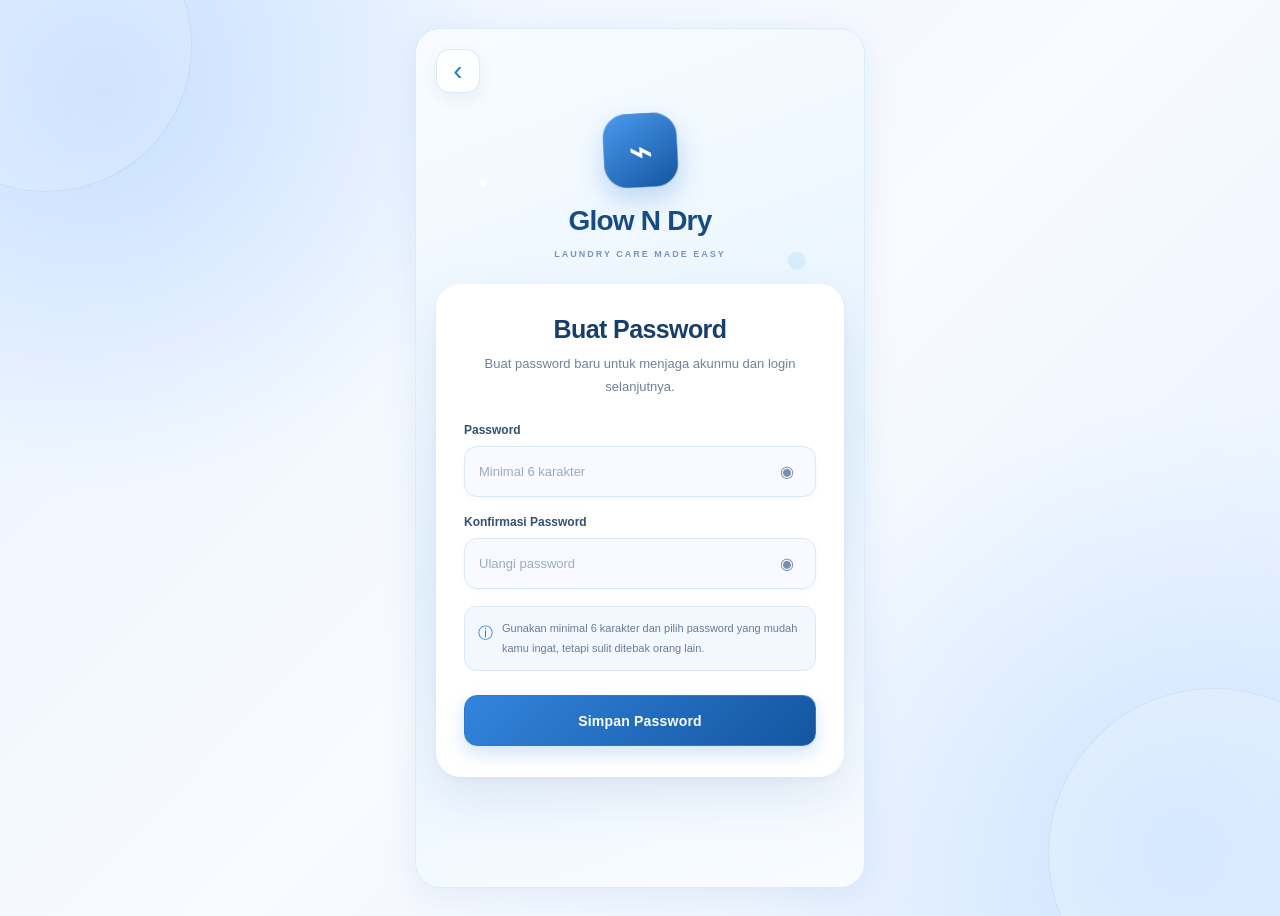
<file: glow-n-dry/pages/create-password.html>
<!DOCTYPE html>
<html lang="id">
<head>
  <meta charset="UTF-8">
  <meta name="viewport" content="width=device-width, initial-scale=1.0">

  <title>Buat Password - Glow N Dry</title>

  <link rel="stylesheet" href="../css/style.css">
  <link rel="stylesheet" href="../css/auth.css">

  <style>
    :root {
      --auth-blue: #2878d0;
      --auth-blue-dark: #1455a0;
      --auth-blue-light: #eaf3ff;
      --auth-text: #183451;
      --auth-muted: #718198;
      --auth-border: #dce7f5;
    }

    * {
      box-sizing: border-box;
    }

    html {
      min-height: 100%;
      overflow-x: clip;
    }

    body.gnd-auth-body {
      position: relative;
      display: flex;
      align-items: center;
      justify-content: center;

      width: 100%;
      min-width: 0;
      min-height: 100vh;
      min-height: 100dvh;

      margin: 0 !important;
      padding: 28px 18px;

      overflow-x: clip;

      background:
        radial-gradient(
          circle at 8% 10%,
          rgba(148, 194, 255, 0.42),
          transparent 28%
        ),
        radial-gradient(
          circle at 92% 92%,
          rgba(169, 210, 255, 0.42),
          transparent 30%
        ),
        linear-gradient(
          135deg,
          #eaf3ff 0%,
          #f8fbff 52%,
          #e6f0ff 100%
        );

      color: var(--auth-text);
      font-family: "Segoe UI", Arial, sans-serif;
      -webkit-font-smoothing: antialiased;
    }

    /* Dekorasi latar */
    body.gnd-auth-body::before {
      content: "";
      position: fixed;
      top: -100px;
      left: -100px;
      width: 290px;
      height: 290px;
      border: 1px solid rgba(40, 120, 208, 0.1);
      border-radius: 50%;
      background: rgba(255, 255, 255, 0.15);
      pointer-events: none;
    }

    body.gnd-auth-body::after {
      content: "";
      position: fixed;
      right: -100px;
      bottom: -120px;
      width: 330px;
      height: 330px;
      border: 1px solid rgba(40, 120, 208, 0.1);
      border-radius: 50%;
      background: rgba(255, 255, 255, 0.18);
      pointer-events: none;
    }

    /* Kontainer */
    .gnd-auth-screen {
      position: relative;
      z-index: 1;
      width: 100%;
      max-width: 450px;
      min-width: 0;
      margin: auto;
      padding: 20px;
      box-sizing: border-box;
    }

    /* Tombol kembali */
    .gnd-auth-screen .gnd-back {
      display: inline-flex;
      align-items: center;
      justify-content: center;

      width: 44px;
      height: 44px;
      margin-bottom: 20px;

      border: 1px solid rgba(220, 231, 245, 0.95);
      border-radius: 14px;
      background: rgba(255, 255, 255, 0.9);
      color: var(--auth-blue-dark);

      font-size: 28px;
      text-decoration: none;

      box-shadow: 0 5px 16px rgba(35, 82, 140, 0.07);
      transition: transform 0.2s, background 0.2s;
    }

    .gnd-auth-screen .gnd-back:hover {
      transform: translateX(-3px);
      background: #eaf3ff;
    }

    /* Brand */
    .gnd-auth-screen .gnd-auth-brand {
      display: flex;
      align-items: center;
      justify-content: center;
      flex-direction: column;
      gap: 12px;
      margin: 0 0 25px;
      text-align: center;
    }

    .gnd-auth-screen .gnd-auth-hanger {
      display: flex;
      align-items: center;
      justify-content: center;

      width: 75px;
      height: 75px;

      border: 1px solid rgba(255, 255, 255, 0.42);
      border-radius: 24px;
      background: linear-gradient(145deg, #4b9aee, #1455a0);
      color: #ffffff;
      font-size: 42px;

      box-shadow: 0 12px 26px rgba(40, 120, 208, 0.25);
      transform: rotate(-3deg);
    }

    .gnd-auth-screen .gnd-auth-brand h1 {
      margin: 0;
      color: #174b83;
      font-size: 28px;
      font-weight: 900;
      letter-spacing: -0.8px;
    }

    .gnd-auth-screen .gnd-auth-brand::after {
      content: "LAUNDRY CARE MADE EASY";
      color: #7895b8;
      font-size: 9px;
      font-weight: 850;
      letter-spacing: 2px;
    }

    /* Kartu */
    .gnd-auth-screen .gnd-auth-content {
      width: 100%;
      min-width: 0;
      padding: 30px 27px;

      border: 1px solid rgba(255, 255, 255, 0.95);
      border-radius: 25px;
      background: rgba(255, 255, 255, 0.97);

      box-shadow:
        0 20px 50px rgba(35, 82, 140, 0.1),
        0 3px 10px rgba(35, 82, 140, 0.035);
    }

    .gnd-auth-screen .gnd-auth-content h2 {
      margin: 0 0 8px;
      color: #183e6b;
      font-size: 25px;
      font-weight: 900;
      letter-spacing: -0.6px;
    }

    .gnd-auth-screen .gnd-auth-subtitle {
      margin: 0 0 24px;
      color: var(--auth-muted);
      font-size: 13px;
      line-height: 1.8;
    }

    /* Label */
    .gnd-auth-screen #createPasswordForm > label {
      display: block;
      margin: 18px 0 9px;
      color: #315170;
      font-size: 12px;
      font-weight: 800;
    }

    /* Input password */
    .gnd-auth-screen .gnd-input-wrap {
      display: flex;
      align-items: center;
      gap: 8px;

      width: 100%;
      min-width: 0;
      min-height: 51px;
      padding: 0 11px 0 14px;

      border: 1px solid var(--auth-border);
      border-radius: 13px;
      background: #f8faff;

      transition:
        border-color 0.2s,
        box-shadow 0.2s,
        background 0.2s;
    }

    .gnd-auth-screen .gnd-input-wrap:focus-within {
      border-color: var(--auth-blue);
      background: #ffffff;
      box-shadow: 0 0 0 4px rgba(40, 120, 208, 0.1);
    }

    .gnd-auth-screen .gnd-input-wrap input {
      display: block;
      flex: 1;

      width: 100%;
      min-width: 0;
      min-height: 49px;
      padding: 12px 0;

      border: none !important;
      outline: none !important;
      border-radius: 0 !important;
      background: transparent !important;
      box-shadow: none !important;

      color: #183451;
      font-family: inherit;
      font-size: 13px;
    }

    .gnd-auth-screen .gnd-input-wrap input::placeholder {
      color: #9aabc0;
    }

    /* Tombol tampilkan password */
    .gnd-auth-screen .gnd-eye {
      display: flex;
      align-items: center;
      justify-content: center;
      flex: 0 0 35px;

      width: 35px;
      height: 35px;
      padding: 0;

      border: none;
      border-radius: 10px;
      background: transparent;
      color: #7590b0;

      font-size: 16px;
      cursor: pointer;

      transition: background 0.2s, color 0.2s;
    }

    .gnd-auth-screen .gnd-eye:hover {
      background: #eaf3ff;
      color: var(--auth-blue);
    }

    .gnd-auth-screen .gnd-eye:focus-visible {
      outline: 2px solid var(--auth-blue);
      outline-offset: 2px;
    }

    /* Petunjuk password */
    .gnd-password-hint {
      display: flex;
      align-items: flex-start;
      gap: 9px;

      padding: 12px 13px;
      margin: 17px 0 0;

      border: 1px solid #dce9fa;
      border-radius: 12px;
      background: #f3f8ff;

      color: #657c98;
      font-size: 11px;
      line-height: 1.8;
    }

    .gnd-password-hint span {
      flex-shrink: 0;
      color: var(--auth-blue);
      font-size: 15px;
    }

    /* Pesan */
    .gnd-auth-screen .gnd-auth-message:empty {
      display: none;
    }

    .gnd-auth-screen .gnd-auth-message:not(:empty) {
      padding: 11px 13px;
      margin: 16px 0 0;

      border: 1px solid #d8e8fc;
      border-radius: 11px;
      background: #eff6ff;
      color: #245d9c;

      font-size: 12px;
      line-height: 1.7;
    }

    /* Tombol simpan */
    .gnd-auth-screen .gnd-primary-button {
      display: flex;
      align-items: center;
      justify-content: center;

      width: 100%;
      min-height: 51px;
      padding: 14px 18px;
      margin-top: 22px;

      border: 1px solid #2878d0;
      border-radius: 13px;
      background: linear-gradient(135deg, #3285dd, #1455a0);
      color: #ffffff;

      font-family: inherit;
      font-size: 14px;
      font-weight: 850;
      letter-spacing: 0.2px;

      cursor: pointer;
      box-shadow: 0 8px 18px rgba(40, 120, 208, 0.2);

      transition: transform 0.2s, box-shadow 0.2s, filter 0.2s;
    }

    .gnd-auth-screen .gnd-primary-button:hover {
      transform: translateY(-2px);
      box-shadow: 0 12px 22px rgba(40, 120, 208, 0.27);
      filter: brightness(1.04);
    }

    .gnd-auth-screen .gnd-primary-button:active {
      transform: scale(0.99);
    }

    .gnd-auth-screen .gnd-primary-button:disabled {
      opacity: 0.7;
      cursor: not-allowed;
      transform: none;
    }

    /* MODE GELAP */
    body.gnd-dark-mode.gnd-auth-body {
      background:
        radial-gradient(
          circle at 8% 10%,
          rgba(35, 75, 130, 0.25),
          transparent 28%
        ),
        linear-gradient(135deg, #0b1220, #101b2e) !important;
      color: #e7eef9 !important;
    }

    body.gnd-dark-mode .gnd-auth-screen .gnd-auth-brand h1 {
      color: #dcecff !important;
    }

    body.gnd-dark-mode .gnd-auth-screen .gnd-auth-brand::after {
      color: #91aaca !important;
    }

    body.gnd-dark-mode .gnd-auth-screen .gnd-back {
      border-color: #2a3a52;
      background: #151f31;
      color: #9bc9ff;
    }

    body.gnd-dark-mode .gnd-auth-screen .gnd-auth-content {
      border-color: #2a3a52;
      background: #151f31;
      box-shadow: 0 20px 50px rgba(0, 0, 0, 0.2);
    }

    body.gnd-dark-mode .gnd-auth-screen .gnd-auth-content h2 {
      color: #e7f0ff !important;
    }

    body.gnd-dark-mode .gnd-auth-screen .gnd-auth-subtitle,
    body.gnd-dark-mode .gnd-password-hint {
      color: #a8b8ce !important;
    }

    body.gnd-dark-mode .gnd-auth-screen #createPasswordForm > label {
      color: #c4d9f5 !important;
    }

    body.gnd-dark-mode .gnd-auth-screen .gnd-input-wrap {
      border-color: #354761;
      background: #0f1929;
    }

    body.gnd-dark-mode .gnd-auth-screen .gnd-input-wrap input {
      color: #e7eef9;
    }

    body.gnd-dark-mode .gnd-auth-screen .gnd-input-wrap input::placeholder {
      color: #8497b2;
    }

    body.gnd-dark-mode .gnd-auth-screen .gnd-eye {
      color: #9bc9ff;
    }

    body.gnd-dark-mode .gnd-password-hint {
      border-color: #2a4464;
      background: #101f34;
    }

    body.gnd-dark-mode .gnd-auth-screen .gnd-auth-message:not(:empty) {
      background: #101f34;
      border-color: #2a4464;
      color: #c4d9f5;
    }

    /* RESPONSIVE */
    @media (max-width: 480px) {
      body.gnd-auth-body {
        align-items: flex-start;
        padding: 15px 12px;
      }

      .gnd-auth-screen {
        max-width: 430px;
        padding: 8px;
      }

      .gnd-auth-screen .gnd-back {
        margin-bottom: 16px;
      }

      .gnd-auth-screen .gnd-auth-brand {
        margin-bottom: 20px;
      }

      .gnd-auth-screen .gnd-auth-hanger {
        width: 66px;
        height: 66px;
        border-radius: 21px;
        font-size: 36px;
      }

      .gnd-auth-screen .gnd-auth-brand h1 {
        font-size: 25px;
      }

      .gnd-auth-screen .gnd-auth-content {
        padding: 25px 21px;
        border-radius: 22px;
      }

      .gnd-auth-screen .gnd-auth-content h2 {
        font-size: 23px;
      }
    }

    @media (prefers-reduced-motion: reduce) {
      .gnd-auth-screen * {
        transition: none !important;
      }
    }
  </style>
</head>

<body class="gnd-auth-body">

  <main class="gnd-auth-screen">

    <!-- Tombol kembali -->
    <a href="otp.html" class="gnd-back" aria-label="Kembali">
      ‹
    </a>

    <!-- Brand -->
    <header class="gnd-auth-brand">
      <div class="gnd-auth-hanger" aria-hidden="true">⌁</div>
      <h1>Glow N Dry</h1>
    </header>

    <!-- Form password -->
    <section class="gnd-auth-content">
      <h2>Buat Password</h2>

      <p class="gnd-auth-subtitle">
        Buat password baru untuk menjaga akunmu dan login selanjutnya.
      </p>

      <form id="createPasswordForm">

        <label for="newPassword">Password</label>

        <div class="gnd-input-wrap">
          <input
            type="password"
            id="newPassword"
            placeholder="Minimal 6 karakter"
            autocomplete="new-password"
            minlength="6"
            required
          >

          <button
            type="button"
            class="gnd-eye"
            data-password="newPassword"
            aria-label="Tampilkan password"
            aria-pressed="false"
          >◉</button>
        </div>

        <label for="confirmPassword">Konfirmasi Password</label>

        <div class="gnd-input-wrap">
          <input
            type="password"
            id="confirmPassword"
            placeholder="Ulangi password"
            autocomplete="new-password"
            minlength="6"
            required
          >

          <button
            type="button"
            class="gnd-eye"
            data-password="confirmPassword"
            aria-label="Tampilkan password"
            aria-pressed="false"
          >◉</button>
        </div>

        <div class="gnd-password-hint">
          <span aria-hidden="true">ⓘ</span>
          <div>
            Gunakan minimal 6 karakter dan pilih password yang mudah
            kamu ingat, tetapi sulit ditebak orang lain.
          </div>
        </div>

        <p
          id="createPasswordMessage"
          class="gnd-auth-message"
          role="status"
          aria-live="polite"
        ></p>

        <button type="submit" class="gnd-primary-button">
          Simpan Password
        </button>

      </form>
    </section>

  </main>

  <script src="../js/auth.js"></script>
  <script src="../js/theme.js"></script>

</body>
</html>
</file>
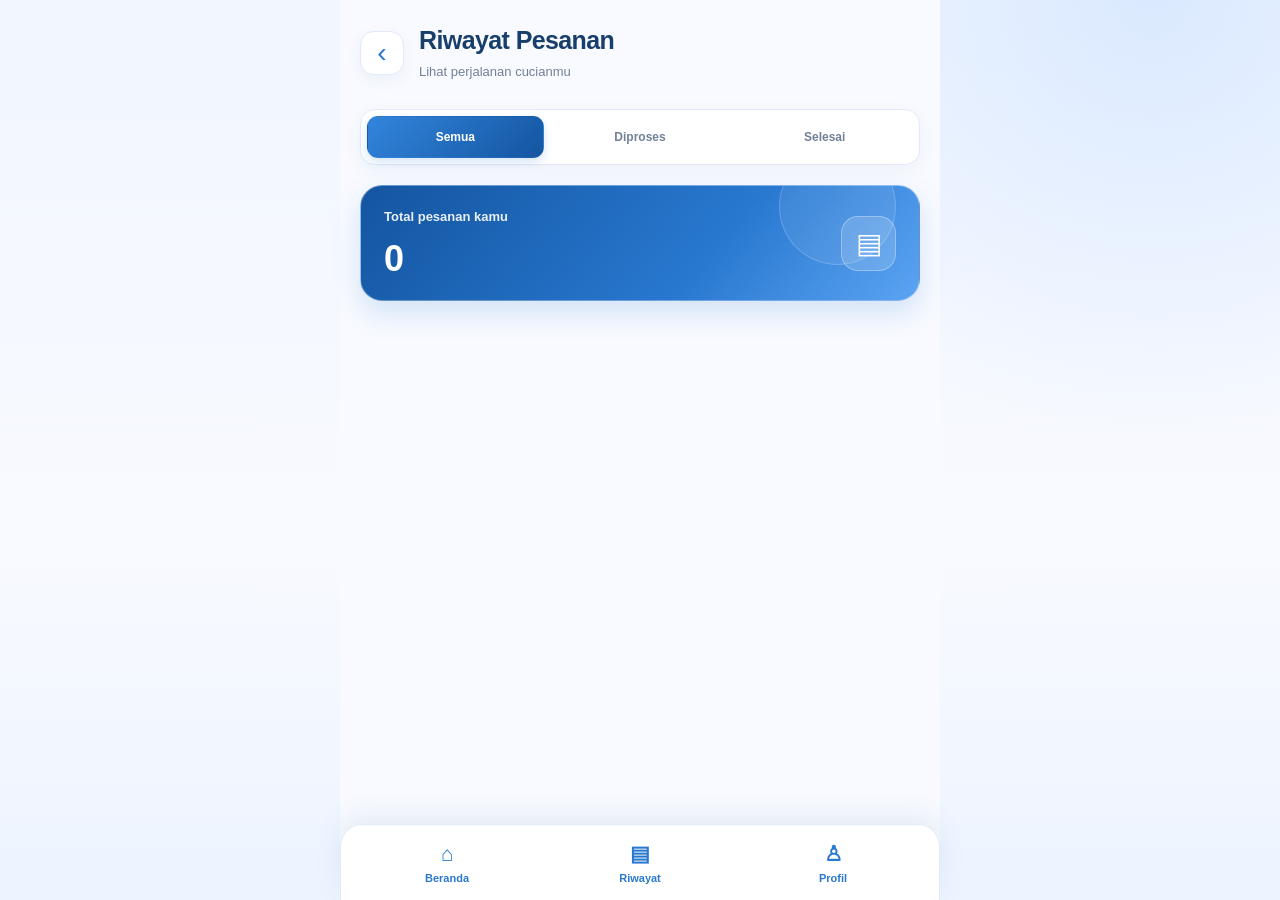
<file: glow-n-dry/pages/history.html>
<!DOCTYPE html>
<html lang="id">
<head>
  <meta charset="UTF-8">
  <meta name="viewport" content="width=device-width, initial-scale=1.0">

  <title>Riwayat Pesanan - Glow N Dry</title>

  <link rel="stylesheet" href="../css/style.css">
  <link rel="stylesheet" href="../css/dashboard.css">

  <style>
    :root {
      --history-blue: #2878d0;
      --history-blue-dark: #1455a0;
      --history-blue-light: #eaf3ff;
      --history-text: #183451;
      --history-muted: #718198;
      --history-border: #e0eafa;
      --history-white: #ffffff;
    }

    * {
      box-sizing: border-box;
    }

    html {
      width: 100%;
      max-width: 100%;
      overflow-x: clip;
    }

    body.gnd-history-body {
      width: 100%;
      min-width: 0;
      max-width: 100%;
      min-height: 100vh;
      margin: 0 !important;
      padding: 0 !important;
      overflow-x: clip;
      background:
        radial-gradient(
          circle at 90% 0%,
          rgba(182, 212, 255, 0.38),
          transparent 30%
        ),
        linear-gradient(180deg, #f1f6ff, #f8faff 60%, #edf4ff);
      color: var(--history-text);
      font-family: "Segoe UI", Arial, sans-serif;
      -webkit-font-smoothing: antialiased;
    }

    /* HALAMAN UTAMA */

    body.gnd-history-body > .gnd-history-page {
      position: relative;
      left: auto;
      right: auto;
      transform: none;

      width: 100%;
      max-width: 600px;
      min-width: 0;
      min-height: 100vh;

      margin: 0 auto !important;
      padding: 24px 20px 115px;

      box-sizing: border-box;
    }

    /* HEADER */

    .gnd-history-page .gnd-page-header {
      display: flex;
      align-items: center;
      gap: 15px;
      margin: 0 0 27px;
    }

    .gnd-history-page .gnd-page-back {
      display: flex;
      align-items: center;
      justify-content: center;
      flex: 0 0 44px;
      width: 44px;
      height: 44px;

      border: 1px solid var(--history-border);
      border-radius: 14px;

      background: #ffffff;
      color: var(--history-blue);

      font-size: 28px;
      text-decoration: none;

      box-shadow: 0 5px 15px rgba(35, 82, 140, 0.06);
      transition: background 0.2s, transform 0.2s;
    }

    .gnd-history-page .gnd-page-back:hover {
      background: var(--history-blue-light);
      transform: translateX(-2px);
    }

    .gnd-history-page .gnd-page-header h1 {
      margin: 0 0 5px;
      color: #183e6b;
      font-size: 25px;
      font-weight: 850;
      letter-spacing: -0.6px;
      line-height: 1.3;
    }

    .gnd-history-page .gnd-page-header p {
      margin: 0;
      color: var(--history-muted);
      font-size: 13px;
      line-height: 1.6;
    }

    /* AREA KONTEN */

    .gnd-history-content {
      width: 100%;
      min-width: 0;
    }

    /* FILTER */

    .gnd-history-filters {
      display: flex;
      align-items: center;
      gap: 8px;
      width: 100%;
      margin-bottom: 20px;
      padding: 6px;

      border: 1px solid #e1eafa;
      border-radius: 15px;
      background: #ffffff;

      box-shadow: 0 5px 18px rgba(35, 82, 140, 0.05);
    }

    .gnd-history-page .gnd-history-filter {
      flex: 1 1 0;
      min-width: 0;
      min-height: 42px;
      padding: 10px 8px;

      border: 1px solid transparent;
      border-radius: 11px;
      background: transparent;

      color: #718198;
      font-family: inherit;
      font-size: 12px;
      font-weight: 750;

      cursor: pointer;
      transition:
        background 0.2s,
        color 0.2s,
        box-shadow 0.2s;
    }

    .gnd-history-page .gnd-history-filter:hover {
      background: #f2f7ff;
      color: var(--history-blue);
    }

    .gnd-history-page .gnd-history-filter.active {
      border-color: transparent;
      background: linear-gradient(
        135deg,
        #3285dd,
        #1455a0
      );
      color: #ffffff;
      box-shadow: 0 4px 10px rgba(40, 120, 208, 0.2);
    }

    /* RINGKASAN JUMLAH PESANAN */

    .gnd-history-summary {
      position: relative;
      display: flex;
      align-items: center;
      justify-content: space-between;
      gap: 14px;

      width: 100%;
      min-height: 112px;
      padding: 23px;

      margin-bottom: 23px;
      overflow: hidden;

      border: 1px solid rgba(255, 255, 255, 0.35);
      border-radius: 22px;
      background: linear-gradient(
        130deg,
        #1455a0 0%,
        #2878d0 62%,
        #5ca4f3 100%
      );

      color: #ffffff;
      box-shadow: 0 12px 28px rgba(40, 120, 208, 0.18);
    }

    .gnd-history-summary::after {
      content: "";
      position: absolute;
      top: -38px;
      right: 23px;

      width: 115px;
      height: 115px;

      border: 1px solid rgba(255, 255, 255, 0.18);
      border-radius: 50%;
      background: rgba(255, 255, 255, 0.08);
      pointer-events: none;
    }

    .gnd-history-summary > div:first-child {
      position: relative;
      z-index: 1;
      display: flex;
      flex-direction: column;
      gap: 9px;
    }

    .gnd-history-summary .gnd-summary-label {
      color: rgba(255, 255, 255, 0.9);
      font-size: 13px;
      font-weight: 650;
    }

    .gnd-history-summary strong {
      color: #ffffff;
      font-size: 36px;
      font-weight: 850;
      letter-spacing: -1px;
      line-height: 1;
    }

    .gnd-summary-icon {
      position: relative;
      z-index: 1;
      display: flex;
      align-items: center;
      justify-content: center;
      flex: 0 0 55px;

      width: 55px;
      height: 55px;

      border: 1px solid rgba(255, 255, 255, 0.3);
      border-radius: 17px;
      background: rgba(255, 255, 255, 0.16);

      color: #ffffff;
      font-size: 28px;
    }

    /* DAFTAR PESANAN */

    .gnd-history-list {
      display: flex;
      flex-direction: column;
      gap: 14px;
      width: 100%;
      min-width: 0;
    }

    /* Gaya umum untuk kartu yang dibuat oleh history.js */
    .gnd-history-list > * {
      box-sizing: border-box;
      min-width: 0;
      max-width: 100%;

      padding: 19px;
      border: 1px solid var(--history-border);
      border-radius: 19px;

      background: #ffffff;
      box-shadow: 0 8px 24px rgba(37, 87, 148, 0.06);

      overflow-wrap: anywhere;
      transition:
        border-color 0.2s,
        box-shadow 0.2s,
        transform 0.2s;
    }

    .gnd-history-list > *:hover {
      border-color: #c5dcfa;
      box-shadow: 0 11px 27px rgba(37, 87, 148, 0.09);
    }

    .gnd-history-list h2,
    .gnd-history-list h3,
    .gnd-history-list h4 {
      color: #183e6b;
      font-size: 15px;
      line-height: 1.5;
      overflow-wrap: anywhere;
    }

    .gnd-history-list p {
      color: #718198;
      font-size: 12px;
      line-height: 1.7;
      overflow-wrap: anywhere;
    }

    .gnd-history-list small {
      color: #718198;
      line-height: 1.6;
    }

    .gnd-history-list button {
      max-width: 100%;
      min-height: 39px;
      padding: 10px 14px;

      border: 1px solid #d7e7fb;
      border-radius: 11px;
      background: #edf5ff;
      color: #2168b8;

      font-family: inherit;
      font-size: 12px;
      font-weight: 750;
      cursor: pointer;
    }

    .gnd-history-list a {
      color: #2168b8;
      overflow-wrap: anywhere;
    }

    /* STATUS PESANAN */
    .gnd-history-list [class*="status"],
    .gnd-history-list [class*="badge"] {
      overflow-wrap: anywhere;
    }

    /* KEADAAN KOSONG */

    .gnd-history-empty {
      width: 100%;
      padding: 37px 22px;
      margin-top: 6px;

      border: 1px dashed #cdddf2;
      border-radius: 22px;
      background: rgba(255, 255, 255, 0.86);

      text-align: center;
    }

    .gnd-empty-icon {
      display: flex;
      align-items: center;
      justify-content: center;

      width: 76px;
      height: 76px;
      margin: 0 auto 18px;

      border: 1px solid #d9e8fb;
      border-radius: 24px;
      background: linear-gradient(145deg, #e5f0ff, #f4f8ff);

      font-size: 37px;
    }

    .gnd-history-empty h2 {
      margin: 0 0 9px;
      color: #183e6b;
      font-size: 19px;
      font-weight: 850;
    }

    .gnd-history-empty p {
      max-width: 300px;
      margin: 0 auto 22px;
      color: #718198;
      font-size: 13px;
      line-height: 1.8;
    }

    .gnd-history-page .gnd-empty-button {
      display: inline-flex;
      align-items: center;
      justify-content: center;

      min-height: 45px;
      padding: 12px 19px;

      border-radius: 13px;
      background: linear-gradient(135deg, #3285dd, #1455a0);

      color: #ffffff;
      font-size: 12px;
      font-weight: 800;
      text-decoration: none;

      box-shadow: 0 7px 16px rgba(40, 120, 208, 0.18);
      transition: transform 0.2s, box-shadow 0.2s;
    }

    .gnd-history-page .gnd-empty-button:hover {
      transform: translateY(-2px);
      box-shadow: 0 10px 20px rgba(40, 120, 208, 0.25);
    }

    /* NAVIGASI BAWAH */

    body.gnd-history-body .gnd-bottom-nav {
      position: fixed !important;
      z-index: 100;

      left: 50% !important;
      right: auto !important;
      bottom: 0 !important;

      transform: translateX(-50%) !important;

      display: flex;
      align-items: stretch;
      justify-content: space-around;
      gap: 5px;

      width: 100% !important;
      max-width: 600px !important;
      min-width: 0 !important;

      min-height: 76px;
      padding: 10px 12px calc(10px + env(safe-area-inset-bottom));

      margin: 0 !important;

      border: 1px solid #e0eafa;
      border-bottom: none;
      border-radius: 22px 22px 0 0;

      background: rgba(255, 255, 255, 0.97);
      box-shadow: 0 -8px 28px rgba(37, 87, 148, 0.09);
      backdrop-filter: blur(14px);
    }

    .gnd-history-page .gnd-nav-item {
      display: flex;
      align-items: center;
      justify-content: center;
      flex: 1 1 0;
      flex-direction: column;
      gap: 5px;

      min-width: 0;
      padding: 5px 2px;

      border-radius: 13px;
      color: #8593a8;
      font-size: 11px;
      font-weight: 700;
      text-decoration: none;

      transition: color 0.2s, background 0.2s;
    }

    .gnd-history-page .gnd-nav-icon {
      font-size: 21px;
      line-height: 1.2;
    }

    .gnd-history-page .gnd-nav-item.active {
      color: #2878d0;
    }

    .gnd-history-page .gnd-nav-item:hover {
      background: #f0f6ff;
      color: #1455a0;
    }

    /* RESPONSIVE */

    @media (max-width: 600px) {
      body.gnd-history-body > .gnd-history-page {
        padding: 19px 15px 110px;
      }

      .gnd-history-page .gnd-page-header h1 {
        font-size: 23px;
      }

      .gnd-history-summary {
        min-height: 100px;
        padding: 20px;
        border-radius: 19px;
      }

      .gnd-history-summary strong {
        font-size: 33px;
      }

      .gnd-history-list > * {
        padding: 15px;
      }

      .gnd-history-empty {
        padding: 30px 16px;
      }

      body.gnd-history-body .gnd-bottom-nav {
        max-width: 100% !important;
      }
    }

    @media (prefers-reduced-motion: reduce) {
      .gnd-history-page * {
        scroll-behavior: auto !important;
        transition: none !important;
      }
    }

    
/* KARTU RIWAYAT PESANAN */

.gnd-history-card {
  display: flex;
  flex-direction: column;
  gap: 14px;
}

.gnd-history-card-top {
  display: flex;
  align-items: flex-start;
  justify-content: space-between;
  gap: 10px;
  padding-bottom: 14px;
  border-bottom: 1px solid #edf2fa;
}

.gnd-history-id-group {
  display: flex;
  align-items: center;
  gap: 10px;
  min-width: 0;
}

.gnd-history-card-icon {
  display: flex;
  align-items: center;
  justify-content: center;
  flex: 0 0 42px;
  width: 42px;
  height: 42px;
  border-radius: 13px;
  background: #eaf3ff;
  color: #2878d0;
  font-size: 21px;
}

.gnd-history-id-info {
  display: flex;
  flex-direction: column;
  gap: 5px;
  min-width: 0;
}

.gnd-history-overline {
  color: #8a9ab0;
  font-size: 9px;
  font-weight: 800;
  letter-spacing: 0.7px;
}

.gnd-history-order-id {
  color: #183e6b;
  font-size: 12px;
  overflow-wrap: anywhere;
}

.gnd-history-status {
  display: inline-flex;
  justify-content: center;
  max-width: 125px;
  flex-shrink: 0;
  padding: 7px 9px;
  border: 1px solid #d7e7fc;
  border-radius: 999px;
  background: #edf5ff;
  color: #2168b8;
  font-size: 10px;
  font-weight: 800;
  text-align: center;
  line-height: 1.4;
}

.gnd-history-status.status-received,
.gnd-history-status.status-washing,
.gnd-history-status.status-drying,
.gnd-history-status.status-ironing {
  background: #edf5ff;
  color: #2168b8;
  border-color: #d7e7fc;
}

.gnd-history-status.status-ready {
  background: #e7f0ff;
  color: #124d94;
  border-color: #bdd8fa;
}

.gnd-history-status.status-completed {
  background: #e8f2ff;
  color: #1455a0;
  border-color: #c7dcfb;
}

.gnd-history-status.status-cancelled {
  background: #fff0f0;
  color: #b33b46;
  border-color: #f4d1d5;
}

.gnd-history-service-row,
.gnd-history-date-row {
  display: flex;
  align-items: center;
  gap: 10px;
}

.gnd-history-meta-icon {
  display: flex;
  align-items: center;
  justify-content: center;
  flex: 0 0 30px;
  width: 30px;
  height: 30px;
  border-radius: 10px;
  background: #f0f6ff;
  color: #2878d0;
  font-size: 15px;
}

.gnd-history-service,
.gnd-history-date {
  margin: 0 !important;
  color: #687e99 !important;
  font-size: 12px !important;
  line-height: 1.6 !important;
}

.gnd-history-total-box {
  display: flex;
  align-items: center;
  justify-content: space-between;
  gap: 10px;
  padding: 14px;
  border: 1px solid #dce9fa;
  border-radius: 13px;
  background: linear-gradient(120deg, #edf5ff, #f9fbff);
}

.gnd-history-total-info {
  display: flex;
  flex-direction: column;
  gap: 6px;
}

.gnd-history-total-info small {
  color: #718198;
  font-size: 11px;
}

.gnd-history-total {
  color: #1455a0;
  font-size: 19px;
  font-weight: 850;
}

.gnd-history-payment {
  display: flex;
  align-items: center;
  flex-wrap: wrap;
  gap: 10px;
  padding: 12px 0;
}

.gnd-history-payment-icon {
  display: flex;
  align-items: center;
  justify-content: center;
  flex: 0 0 35px;
  width: 35px;
  height: 35px;
  border-radius: 11px;
  background: #f0f6ff;
  color: #2878d0;
  font-size: 17px;
}

.gnd-history-payment-info {
  display: flex;
  flex: 1 1 90px;
  flex-direction: column;
  gap: 5px;
  min-width: 0;
}

.gnd-history-payment-info small {
  color: #8291a5;
  font-size: 10px;
}

.gnd-history-payment-info strong {
  color: #345472;
  font-size: 12px;
  overflow-wrap: anywhere;
}

.gnd-history-payment-status {
  display: inline-block;
  max-width: 100%;
  padding: 6px 9px;
  border: 1px solid #f2dfad;
  border-radius: 9px;
  background: #fff8e8;
  color: #8a6420;
  font-size: 10px;
  font-weight: 750;
  overflow-wrap: anywhere;
}

.gnd-history-payment-status.payment-paid {
  border-color: #bfdafa;
  background: #eaf3ff;
  color: #1455a0;
}

.gnd-history-detail {
  display: flex;
  align-items: center;
  justify-content: space-between;
  gap: 10px;
  min-height: 45px;
  padding: 12px 14px;
  border: 1px solid #d6e6fb;
  border-radius: 12px;
  background: #edf5ff;
  color: #2168b8 !important;
  font-size: 12px;
  font-weight: 800;
  text-decoration: none;
  transition: background 0.2s, transform 0.2s;
}

.gnd-history-detail:hover {
  background: #dfedff;
  transform: translateY(-1px);
}

.gnd-history-detail-arrow {
  font-size: 21px;
  line-height: 1;
}

@media (max-width: 380px) {
  .gnd-history-card-top {
    flex-wrap: wrap;
  }

  .gnd-history-status {
    margin-left: 52px;
  }

  .gnd-history-total {
    font-size: 17px;
  }

  .gnd-history-payment {
    gap: 8px;
  }
}

  </style>
</head>

<body class="gnd-history-body">

  <main class="gnd-history-page">

    <!-- HEADER -->
    <header class="gnd-page-header">
      <a href="home.html" class="gnd-page-back" aria-label="Kembali">
        ‹
      </a>

      <div>
        <h1>Riwayat Pesanan</h1>
        <p>Lihat perjalanan cucianmu</p>
      </div>
    </header>

    <section class="gnd-history-content">

      <!-- FILTER PESANAN -->
      <div
        class="gnd-history-filters"
        role="group"
        aria-label="Filter pesanan"
      >
        <button
          type="button"
          class="gnd-history-filter active"
          data-filter="Semua"
          aria-pressed="true"
        >
          Semua
        </button>

        <button
          type="button"
          class="gnd-history-filter"
          data-filter="Diproses"
          aria-pressed="false"
        >
          Diproses
        </button>

        <button
          type="button"
          class="gnd-history-filter"
          data-filter="Selesai"
          aria-pressed="false"
        >
          Selesai
        </button>
      </div>

      <!-- RINGKASAN -->
      <div class="gnd-history-summary">
        <div>
          <span class="gnd-summary-label">Total pesanan kamu</span>
          <strong id="historyTotal">0</strong>
        </div>

        <div class="gnd-summary-icon" aria-hidden="true">
          ▤
        </div>
      </div>

      <!-- DAFTAR PESANAN DARI JAVASCRIPT -->
      <div
        id="historyOrderList"
        class="gnd-history-list"
        aria-live="polite"
      ></div>

      <!-- TAMPILAN JIKA BELUM ADA PESANAN -->
      <div id="historyEmpty" class="gnd-history-empty">
        <div class="gnd-empty-icon" aria-hidden="true">🧺</div>

        <h2>Belum Ada Pesanan</h2>

        <p>
          Pesanan laundry kamu akan muncul di sini.
          Yuk, pilih layanan yang sesuai kebutuhanmu!
        </p>

        <a href="price-list.html" class="gnd-empty-button">
          Lihat Daftar Harga
        </a>
      </div>

    </section>

    <!-- NAVIGASI BAWAH -->
    <nav class="gnd-bottom-nav" aria-label="Navigasi utama">

      <a href="home.html" class="gnd-nav-item">
        <span class="gnd-nav-icon">⌂</span>
        <span>Beranda</span>
      </a>

      <a
        href="history.html"
        class="gnd-nav-item active"
        aria-current="page"
      >
        <span class="gnd-nav-icon">▤</span>
        <span>Riwayat</span>
      </a>

      <a href="profile.html" class="gnd-nav-item">
        <span class="gnd-nav-icon">♙</span>
        <span>Profil</span>
      </a>

    </nav>

  </main>

  <script src="../js/history.js"></script>
  <script src="../js/theme.js"></script>
</body>
</html>
</file>
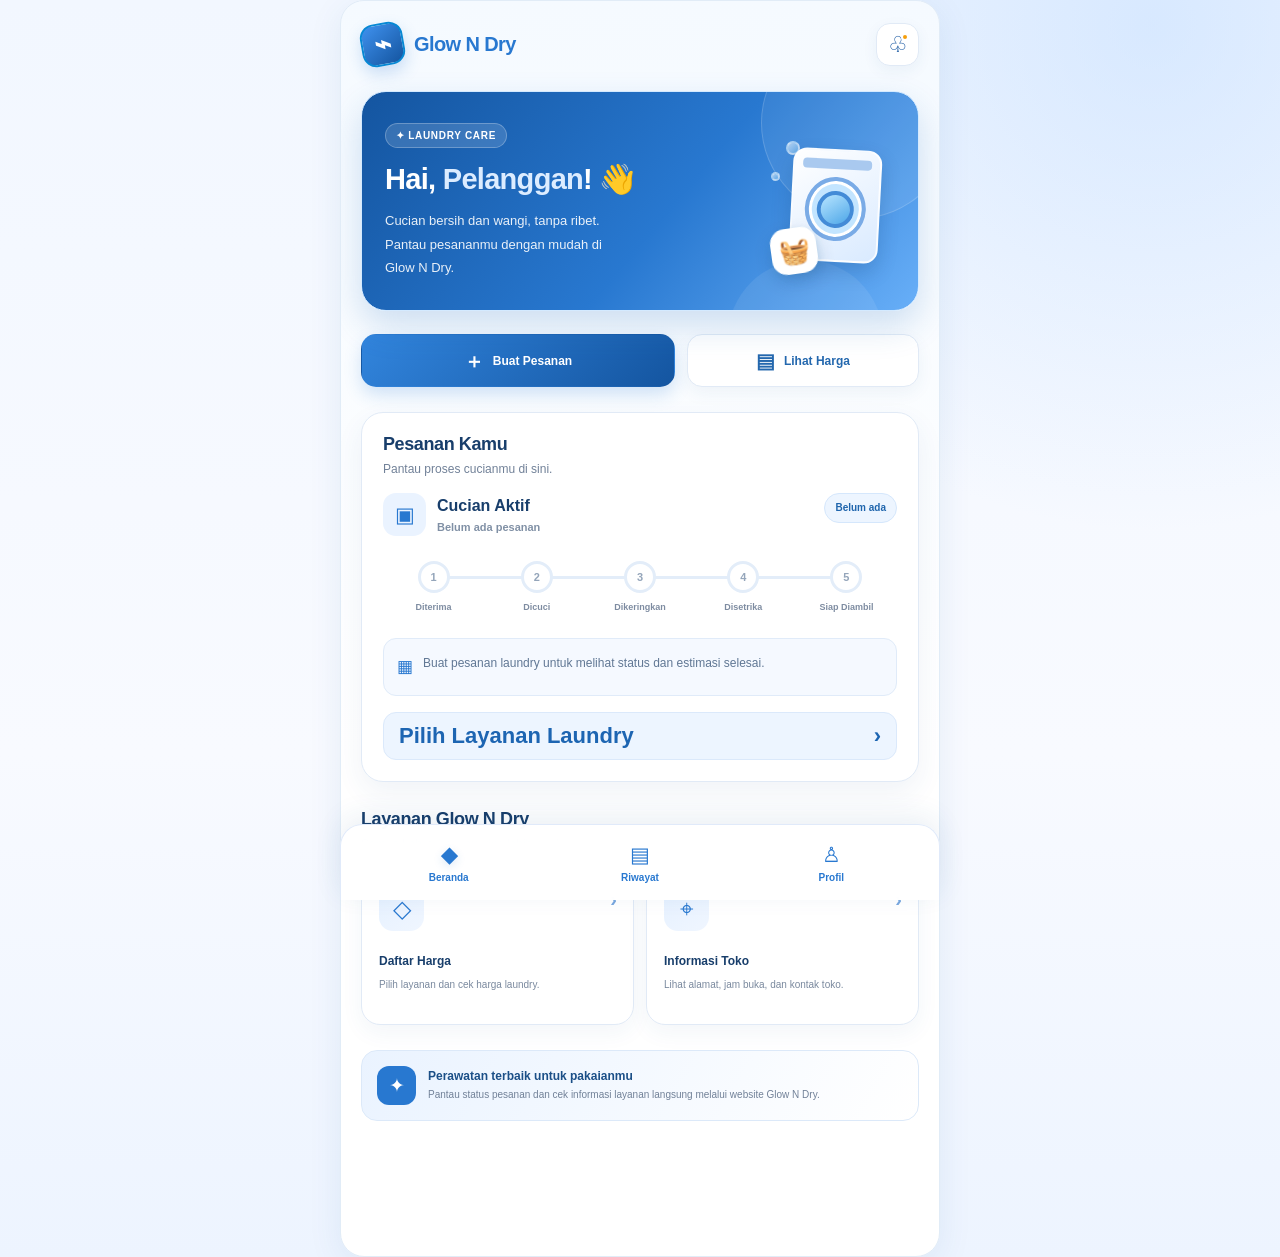
<file: glow-n-dry/pages/home.html>
<!DOCTYPE html>
<html lang="id">
<head>
  <meta charset="UTF-8">
  <meta name="viewport" content="width=device-width, initial-scale=1.0">

  <title>Glow N Dry - Beranda</title>

  <link rel="stylesheet" href="../css/style.css">
  <link rel="stylesheet" href="../css/dashboard.css">

  <style>
    
    :root {
      --home-blue: #2878d0;
      --home-blue-dark: #1455a0;
      --home-blue-light: #eaf3ff;
      --home-text: #183451;
      --home-muted: #718198;
      --home-border: #e1eaf6;
      --home-white: #ffffff;
    }

    * {
      box-sizing: border-box;
    }

    body.gnd-home-body {
      margin: 0;
      min-height: 100vh;
      background:
        radial-gradient(
          circle at 90% 2%,
          rgba(176, 211, 255, 0.4),
          transparent 30%
        ),
        linear-gradient(180deg, #f2f7ff 0%, #f8faff 60%, #edf4ff 100%);
      color: var(--home-text);
      font-family: "Segoe UI", Arial, sans-serif;
      -webkit-font-smoothing: antialiased;
    }

    .gnd-home {
      position: relative;
      width: 100%;
      max-width: 600px;
      min-height: 100vh;
      padding: 22px 20px 115px;
      margin: 0 auto;
    }

    /* HEADER */

    .gnd-home .gnd-topbar {
      display: flex;
      align-items: center;
      justify-content: space-between;
      gap: 12px;
      margin-bottom: 25px;
    }

    .gnd-home .gnd-brand {
      display: inline-flex;
      align-items: center;
      gap: 10px;
      color: var(--home-text);
      font-size: 20px;
      font-weight: 850;
      letter-spacing: -0.6px;
      text-decoration: none;
    }

    .gnd-hanger {
      display: flex;
      align-items: center;
      justify-content: center;
      width: 43px;
      height: 43px;
      border-radius: 14px;
      background: linear-gradient(145deg, #3f91ee, #1455a0);
      box-shadow: 0 7px 16px rgba(40, 120, 208, 0.22);
      color: #ffffff;
      font-size: 28px;
    }

    .gnd-home .gnd-notification {
      position: relative;
      display: flex;
      align-items: center;
      justify-content: center;
      width: 43px;
      height: 43px;
      border: 1px solid var(--home-border);
      border-radius: 14px;
      background: #ffffff;
      color: var(--home-blue-dark);
      font-size: 22px;
      cursor: pointer;
      box-shadow: 0 5px 15px rgba(35, 82, 140, 0.06);
      transition: transform 0.2s, background 0.2s;
    }

    .gnd-home .gnd-notification:hover {
      transform: translateY(-2px);
      background: var(--home-blue-light);
    }

    .gnd-notification-dot {
      position: absolute;
      top: 9px;
      right: 9px;
      width: 8px;
      height: 8px;
      border: 2px solid #ffffff;
      border-radius: 50%;
      background: #f59e0b;
    }

    /* WELCOME BANNER */

    .gnd-home .gnd-welcome {
      position: relative;
      display: flex;
      align-items: center;
      justify-content: space-between;
      gap: 8px;
      overflow: hidden;
      min-height: 220px;
      padding: 25px 23px;
      margin-bottom: 23px;
      border-radius: 25px;
      background: linear-gradient(
        130deg,
        #1455a0 0%,
        #2878d0 55%,
        #68aff8 100%
      );
      color: #ffffff;
      box-shadow: 0 15px 35px rgba(30, 103, 187, 0.2);
    }

    .gnd-welcome::before {
      content: "";
      position: absolute;
      top: -65px;
      right: -35px;
      width: 190px;
      height: 190px;
      border: 1px solid rgba(255, 255, 255, 0.16);
      border-radius: 50%;
      background: rgba(255, 255, 255, 0.07);
    }

    .gnd-welcome::after {
      content: "";
      position: absolute;
      right: 35px;
      bottom: -105px;
      width: 155px;
      height: 155px;
      border-radius: 50%;
      background: rgba(255, 255, 255, 0.08);
    }

    .gnd-welcome-copy {
      position: relative;
      z-index: 2;
      flex: 1;
      min-width: 0;
    }

    .gnd-welcome-copy h1 {
      margin: 0 0 11px;
      color: #ffffff;
      font-size: clamp(23px, 5vw, 29px);
      font-weight: 850;
      line-height: 1.3;
      letter-spacing: -0.7px;
      overflow-wrap: anywhere;
    }

    .gnd-welcome-copy h1 span {
      color: #dcecff;
    }

    .gnd-welcome-copy p {
      max-width: 245px;
      margin: 0;
      color: rgba(255, 255, 255, 0.9);
      font-size: 13px;
      line-height: 1.8;
    }

    .gnd-welcome-tag {
      display: inline-flex;
      align-items: center;
      gap: 6px;
      margin-bottom: 13px;
      padding: 6px 10px;
      border: 1px solid rgba(255, 255, 255, 0.25);
      border-radius: 999px;
      background: rgba(255, 255, 255, 0.14);
      color: #ffffff;
      font-size: 10px;
      font-weight: 750;
      letter-spacing: 0.7px;
    }

    /* ILUSTRASI MESIN CUCI */

    .gnd-laundry-art {
      position: relative;
      z-index: 1;
      width: 118px;
      min-width: 118px;
      height: 145px;
    }

    .gnd-art-bubble {
      position: absolute;
      border: 2px solid rgba(255, 255, 255, 0.35);
      border-radius: 50%;
    }

    .bubble-one {
      top: 12px;
      right: 4px;
      width: 14px;
      height: 14px;
    }

    .bubble-two {
      top: 43px;
      left: 0;
      width: 9px;
      height: 9px;
    }

    .gnd-art-machine {
      position: absolute;
      right: 9px;
      bottom: 12px;
      width: 89px;
      height: 113px;
      padding: 8px;
      border: 2px solid rgba(255, 255, 255, 0.75);
      border-radius: 14px;
      background: linear-gradient(145deg, #ffffff, #d9eaff);
      box-shadow: 0 9px 20px rgba(9, 43, 91, 0.18);
      transform: rotate(3deg);
    }

    .gnd-art-panel {
      height: 10px;
      margin-bottom: 8px;
      border-radius: 4px;
      background: #a9c9ef;
    }

    .gnd-art-door {
      display: flex;
      align-items: center;
      justify-content: center;
      height: 64px;
      border: 4px solid #7aabe6;
      border-radius: 50%;
      background: #c3e5ff;
    }

    .gnd-art-door div {
      width: 37px;
      height: 37px;
      border: 4px solid #438bd7;
      border-radius: 50%;
      background: linear-gradient(145deg, #b8e5ff, #4ca6e8);
    }

    .gnd-art-basket {
      position: absolute;
      bottom: 0;
      left: 0;
      display: flex;
      align-items: center;
      justify-content: center;
      width: 46px;
      height: 46px;
      border: 1px solid rgba(255, 255, 255, 0.75);
      border-radius: 15px;
      background: #ffffff;
      box-shadow: 0 7px 18px rgba(9, 43, 91, 0.16);
      font-size: 25px;
      transform: rotate(-8deg);
    }

    /* TOMBOL AKSI CEPAT */

    .gnd-home .gnd-quick-actions {
      display: grid;
      grid-template-columns: 1.15fr 0.85fr;
      gap: 12px;
      margin: 0 0 25px;
    }

    .gnd-home .gnd-quick-button {
      display: flex;
      align-items: center;
      justify-content: center;
      gap: 9px;
      min-height: 53px;
      padding: 13px 12px;
      border: 1px solid var(--home-border);
      border-radius: 15px;
      background: #ffffff;
      color: #2468ae;
      font-size: 12px;
      font-weight: 800;
      text-align: center;
      text-decoration: none;
      box-shadow: 0 6px 17px rgba(35, 82, 140, 0.06);
      transition: transform 0.2s, box-shadow 0.2s;
    }

    .gnd-home .gnd-quick-button:hover {
      transform: translateY(-2px);
      box-shadow: 0 10px 20px rgba(35, 82, 140, 0.1);
    }

    .gnd-home .gnd-quick-button.primary {
      border-color: transparent;
      background: linear-gradient(135deg, #3285dd, #1455a0);
      color: #ffffff;
      box-shadow: 0 8px 17px rgba(40, 120, 208, 0.2);
    }

    .gnd-quick-icon {
      font-size: 20px;
      line-height: 1;
    }

    /* JUDUL BAGIAN */

    .gnd-home .gnd-section-heading {
      display: flex;
      align-items: center;
      justify-content: space-between;
      gap: 10px;
      margin: 0 0 14px;
    }

    .gnd-home .gnd-section-heading h2 {
      margin: 0;
      color: #183e6b;
      font-size: 18px;
      font-weight: 850;
      letter-spacing: -0.4px;
    }

    .gnd-home .gnd-section-caption {
      margin: 5px 0 0;
      color: var(--home-muted);
      font-size: 12px;
      line-height: 1.6;
    }

    /* KARTU CUCIAN AKTIF */

    .gnd-home .gnd-active-order {
      padding: 21px;
      margin-bottom: 27px;
      border: 1px solid var(--home-border);
      border-radius: 22px;
      background: #ffffff;
      box-shadow: 0 11px 28px rgba(37, 87, 148, 0.07);
    }

    .gnd-home .gnd-order-heading {
      display: flex;
      align-items: flex-start;
      justify-content: space-between;
      gap: 10px;
      margin-bottom: 25px;
    }

    .gnd-home .gnd-order-title {
      display: flex;
      align-items: center;
      gap: 11px;
      min-width: 0;
    }

    .gnd-mini-icon {
      display: flex;
      align-items: center;
      justify-content: center;
      width: 43px;
      height: 43px;
      flex-shrink: 0;
      border-radius: 13px;
      background: #eaf3ff;
      color: #2878d0;
      font-size: 21px;
    }

    .gnd-home .gnd-order-title h2 {
      margin: 0 0 6px;
      color: #183e6b;
      font-size: 16px;
      font-weight: 850;
    }

    .gnd-home .gnd-order-title p {
      margin: 0;
      color: #8090a5;
      font-size: 11px;
      overflow-wrap: anywhere;
    }

    .gnd-home .gnd-status {
      display: inline-flex;
      align-items: center;
      justify-content: center;
      max-width: 120px;
      padding: 7px 10px;
      border: 1px solid #d5e7fc;
      border-radius: 999px;
      background: #edf5ff;
      color: #1f65ad;
      font-size: 10px;
      font-weight: 800;
      line-height: 1.4;
      text-align: center;
      overflow-wrap: anywhere;
    }

    /* PROGRES CUCIAN */

    .gnd-home .gnd-progress {
      position: relative;
      display: flex;
      justify-content: space-between;
      gap: 2px;
      margin: 0 0 23px;
    }

    .gnd-home .gnd-progress-line {
      position: absolute;
      top: 15px;
      right: 9%;
      left: 9%;
      height: 3px;
      border-radius: 5px;
      background: #e3edf9;
    }

    .gnd-home .gnd-progress-step {
      position: relative;
      z-index: 1;
      display: flex;
      flex: 1;
      align-items: center;
      flex-direction: column;
      gap: 8px;
      min-width: 0;
      text-align: center;
    }

    .gnd-home .gnd-progress-step span {
      display: flex;
      align-items: center;
      justify-content: center;
      width: 32px;
      height: 32px;
      border: 3px solid #e3edf9;
      border-radius: 50%;
      background: #ffffff;
      color: #94a5ba;
      font-size: 11px;
      font-weight: 850;
    }

    .gnd-home .gnd-progress-step.completed span {
      border-color: #2878d0;
      background: #2878d0;
      color: #ffffff;
      box-shadow: 0 3px 9px rgba(40, 120, 208, 0.18);
    }

    .gnd-home .gnd-progress-step small {
      max-width: 72px;
      color: #7e8ca1;
      font-size: 9px;
      font-weight: 650;
      line-height: 1.5;
      overflow-wrap: anywhere;
    }

    .gnd-home .gnd-progress-step.completed small {
      color: #2168b8;
    }

    /* INFORMASI STATUS */

    .gnd-home .gnd-estimate {
      display: flex;
      align-items: flex-start;
      gap: 10px;
      padding: 13px;
      margin: 0 0 16px;
      border: 1px solid #e0ebf9;
      border-radius: 13px;
      background: #f5f9ff;
      color: #607794;
      font-size: 12px;
      line-height: 1.7;
    }

    .gnd-home .gnd-estimate > span:first-child {
      color: #2878d0;
      font-size: 17px;
    }

    /* TOMBOL DETAIL */

    .gnd-home .gnd-detail-button {
      display: flex;
      align-items: center;
      justify-content: space-between;
      gap: 10px;
      min-height: 46px;
      padding: 12px 15px;
      border: 1px solid #dbe9fb;
      border-radius: 13px;
      background: #edf5ff;
      color: #1d65b2;
      font-size: 12px;
      font-weight: 800;
      text-decoration: none;
      transition: background 0.2s, transform 0.2s;
    }

    .gnd-home .gnd-detail-button:hover {
      background: #dfeeff;
      transform: translateY(-1px);
    }

    .gnd-home .gnd-detail-button span {
      font-size: 22px;
      line-height: 1;
    }

    /* LAYANAN */

    .gnd-home .gnd-services {
      margin-bottom: 25px;
    }

    .gnd-home .gnd-service-grid {
      display: grid;
      grid-template-columns: 1fr 1fr;
      gap: 12px;
    }

    .gnd-home .gnd-service-tile {
      position: relative;
      display: flex;
      flex-direction: column;
      align-items: flex-start;
      min-height: 157px;
      padding: 17px;
      border: 1px solid var(--home-border);
      border-radius: 19px;
      background: #ffffff;
      text-decoration: none;
      box-shadow: 0 8px 22px rgba(37, 87, 148, 0.055);
      transition: transform 0.2s, box-shadow 0.2s;
    }

    .gnd-home .gnd-service-tile:hover {
      transform: translateY(-3px);
      box-shadow: 0 12px 25px rgba(37, 87, 148, 0.1);
    }

    .gnd-home .gnd-tile-icon {
      display: flex;
      align-items: center;
      justify-content: center;
      width: 45px;
      height: 45px;
      margin-bottom: 15px;
      border-radius: 14px;
      background: linear-gradient(145deg, #e4f0ff, #f0f6ff);
      color: #2878d0;
      font-size: 24px;
    }

    .gnd-home .gnd-tile-copy {
      display: flex;
      flex-direction: column;
      gap: 6px;
      padding-right: 8px;
    }

    .gnd-home .gnd-tile-copy strong {
      color: #183e6b;
      font-size: 12px;
      font-weight: 850;
    }

    .gnd-home .gnd-tile-copy small {
      color: #7a899e;
      font-size: 10px;
      line-height: 1.7;
    }

    .gnd-home .gnd-tile-arrow {
      position: absolute;
      top: 19px;
      right: 16px;
      color: #79a8df;
      font-size: 20px;
      font-weight: 800;
    }

    /* INFO KECIL TAMBAHAN */

    .gnd-home .gnd-trust-note {
      display: flex;
      align-items: center;
      gap: 12px;
      padding: 15px;
      margin-bottom: 20px;
      border: 1px solid #dce9f9;
      border-radius: 16px;
      background: linear-gradient(120deg, #eaf3ff, #ffffff);
    }

    .gnd-home .gnd-trust-icon {
      display: flex;
      align-items: center;
      justify-content: center;
      width: 39px;
      height: 39px;
      flex-shrink: 0;
      border-radius: 12px;
      background: #2878d0;
      color: white;
      font-size: 19px;
    }

    .gnd-home .gnd-trust-note strong {
      display: block;
      margin-bottom: 4px;
      color: #1b4f87;
      font-size: 12px;
    }

    .gnd-home .gnd-trust-note small {
      display: block;
      color: #718198;
      font-size: 10px;
      line-height: 1.6;
    }

    /* NAVIGASI BAWAH */

    .gnd-home .gnd-bottom-nav {
      position: fixed;
      z-index: 100;
      right: 0;
      bottom: 0;
      left: 0;
      display: flex;
      justify-content: space-around;
      width: 100%;
      max-width: 600px;
      min-height: 76px;
      padding: 10px 12px calc(10px + env(safe-area-inset-bottom));
      margin: 0 auto;
      border: 1px solid #e0eafa;
      border-bottom: none;
      border-radius: 22px 22px 0 0;
      background: rgba(255, 255, 255, 0.96);
      box-shadow: 0 -8px 28px rgba(37, 87, 148, 0.09);
      backdrop-filter: blur(14px);
    }

    .gnd-home .gnd-nav-link {
      display: flex;
      align-items: center;
      justify-content: center;
      flex: 1;
      flex-direction: column;
      gap: 5px;
      border-radius: 13px;
      color: #8593a8;
      text-decoration: none;
      transition: color 0.2s, background 0.2s;
    }

    .gnd-home .gnd-nav-link span {
      font-size: 21px;
      line-height: 1.2;
    }

    .gnd-home .gnd-nav-link small {
      font-size: 10px;
      font-weight: 700;
    }

    .gnd-home .gnd-nav-link.selected {
      color: #2878d0;
    }

    .gnd-home .gnd-nav-link.selected span {
      text-shadow: 0 3px 10px rgba(40, 120, 208, 0.16);
    }

    .gnd-home .gnd-nav-link:hover {
      background: #f0f6ff;
      color: #1455a0;
    }

    /* ANIMASI */

    @keyframes gndHomeRise {
      from {
        opacity: 0;
        transform: translateY(12px);
      }

      to {
        opacity: 1;
        transform: translateY(0);
      }
    }

    .gnd-home .gnd-welcome {
      animation: gndHomeRise 0.4s ease both;
    }

    .gnd-home .gnd-active-order {
      animation: gndHomeRise 0.5s ease both;
    }

    .gnd-home .gnd-service-tile {
      animation: gndHomeRise 0.5s ease both;
    }

    .gnd-home .gnd-service-tile:nth-child(2) {
      animation-delay: 0.08s;
    }

    /* RESPONSIVE */

    @media (max-width: 420px) {
      .gnd-home {
        padding: 17px 15px 110px;
      }

      .gnd-home .gnd-welcome {
        min-height: 205px;
        padding: 21px 17px;
        border-radius: 21px;
      }

      .gnd-laundry-art {
        width: 92px;
        min-width: 92px;
        transform: scale(0.9);
        transform-origin: right center;
      }

      .gnd-welcome-copy h1 {
        font-size: 23px;
      }

      .gnd-welcome-copy p {
        font-size: 12px;
      }

      .gnd-home .gnd-active-order {
        padding: 17px 14px;
      }

      .gnd-home .gnd-progress-step small {
        font-size: 8px;
      }

      .gnd-home .gnd-progress-step span {
        width: 29px;
        height: 29px;
      }

      .gnd-home .gnd-progress-line {
        top: 13px;
      }

      .gnd-home .gnd-service-tile {
        padding: 13px;
      }

      .gnd-home .gnd-quick-actions {
        gap: 9px;
      }

      .gnd-home .gnd-quick-button {
        gap: 6px;
        padding: 11px 8px;
        font-size: 11px;
      }
    }

    @media (prefers-reduced-motion: reduce) {
      .gnd-home .gnd-welcome,
      .gnd-home .gnd-active-order,
      .gnd-home .gnd-service-tile {
        animation: none;
      }

      .gnd-home * {
        scroll-behavior: auto !important;
        transition: none !important;
      }
    }

    
/* ==================================
   FIX POSISI DASHBOARD GLOW N DRY
================================== */

/* Reset lebar halaman */
html {
  width: 100%;
  max-width: 100%;
  overflow-x: clip;
}

body.gnd-home-body {
  width: 100%;
  min-width: 0;
  max-width: 100%;
  margin: 0 !important;
  padding: 0 !important;
  overflow-x: clip;
}

/* Pusatkan seluruh isi dashboard */
body.gnd-home-body > .gnd-home {
  position: relative !important;
  left: auto !important;
  right: auto !important;
  transform: none !important;

  width: 100% !important;
  max-width: 600px !important;
  min-width: 0 !important;

  margin-left: auto !important;
  margin-right: auto !important;

  padding: 22px 20px 115px;
  box-sizing: border-box !important;
}

/* Pastikan setiap kartu mengikuti lebar dashboard */
.gnd-home .gnd-welcome,
.gnd-home .gnd-active-order,
.gnd-home .gnd-services,
.gnd-home .gnd-trust-note,
.gnd-home .gnd-quick-actions {
  width: 100%;
  min-width: 0;
  box-sizing: border-box;
}

/* Navigasi bawah selalu tepat di tengah */
body.gnd-home-body .gnd-bottom-nav {
  position: fixed !important;

  left: 50% !important;
  right: auto !important;
  bottom: 0 !important;

  transform: translateX(-50%) !important;

  width: 100% !important;
  max-width: 600px !important;
  min-width: 0 !important;

  margin: 0 !important;
  box-sizing: border-box !important;
}

/* Isi navigasi terbagi rata */
.gnd-home .gnd-bottom-nav .gnd-nav-link {
  flex: 1 1 0;
  min-width: 0;
  text-align: center;
}

/* Pastikan layar HP tetap rapi */
@media (max-width: 600px) {
  body.gnd-home-body > .gnd-home {
    padding: 17px 15px 110px;
  }

  body.gnd-home-body .gnd-bottom-nav {
    max-width: 100% !important;
  }
}
.gnd-estimate > span:last-child {
  white-space: pre-line;
  line-height: 1.8;
}

/* Estimasi selesai di kartu Cucian Aktif */
.gnd-home .gnd-estimate {
  align-items: flex-start;
  line-height: 1.8;
}

.gnd-home .gnd-estimate #activeOrderEstimate {
  display: block;
  min-width: 0;
  line-height: 1.9;
  overflow-wrap: anywhere;
}

.gnd-home .gnd-estimated-completion {
  display: inline-block;
  margin-top: 4px;
  color: #2168b8;
  font-weight: 800;
}

body.gnd-dark-mode .gnd-home .gnd-estimated-completion {
  color: #9bc9ff;
}

  </style>
</head>

<body class="gnd-home-body">
  <main class="gnd-home">

    <!-- HEADER -->
    <header class="gnd-topbar">
      <a class="gnd-brand" href="home.html">
        <span class="gnd-hanger">⌁</span>
        <span>Glow N Dry</span>
      </a>

      <button
        class="gnd-notification"
        id="notificationButton"
        type="button"
        aria-label="Notifikasi"
        title="Notifikasi"
      >
        ♧
        <span class="gnd-notification-dot"></span>
      </button>
    </header>

    <!-- BANNER SAMBUTAN -->
    <section class="gnd-welcome">
      <div class="gnd-welcome-copy">
        <div class="gnd-welcome-tag">
          ✦ LAUNDRY CARE
        </div>

        <h1>
          Hai, <span id="homeCustomerName">Pelanggan</span>! 👋
        </h1>

        <p>
          Cucian bersih dan wangi, tanpa ribet.
          Pantau pesananmu dengan mudah di Glow N Dry.
        </p>
      </div>

      <div class="gnd-laundry-art" aria-hidden="true">
        <div class="gnd-art-bubble bubble-one"></div>
        <div class="gnd-art-bubble bubble-two"></div>

        <div class="gnd-art-machine">
          <div class="gnd-art-panel"></div>
          <div class="gnd-art-door">
            <div></div>
          </div>
        </div>

        <div class="gnd-art-basket">🧺</div>
      </div>
    </section>

    <!-- AKSI CEPAT -->
    <section class="gnd-quick-actions" aria-label="Aksi cepat">
      <a href="create-order.html" class="gnd-quick-button primary">
        <span class="gnd-quick-icon">＋</span>
        <span>Buat Pesanan</span>
      </a>

      <a href="price-list.html" class="gnd-quick-button">
        <span class="gnd-quick-icon">▤</span>
        <span>Lihat Harga</span>
      </a>
    </section>

    <!-- PESANAN AKTIF -->
    <section class="gnd-active-order">
      <div class="gnd-section-heading">
        <div>
          <h2>Pesanan Kamu</h2>
          <p class="gnd-section-caption">
            Pantau proses cucianmu di sini.
          </p>
        </div>
      </div>

      <div class="gnd-order-heading">
        <div class="gnd-order-title">
          <span class="gnd-mini-icon">▣</span>

          <div>
            <h2>Cucian Aktif</h2>
            <p id="activeOrderNumber">Pesanan belum tersedia</p>
          </div>
        </div>

        <span class="gnd-status" id="activeOrderStatus">
          Belum ada
        </span>
      </div>

      <div class="gnd-progress" id="laundryProgress">
        <div class="gnd-progress-line"></div>

        <div class="gnd-progress-step completed">
          <span>✓</span>
          <small>Diterima</small>
        </div>

        <div class="gnd-progress-step">
          <span>2</span>
          <small>Dicuci</small>
        </div>

        <div class="gnd-progress-step">
          <span>3</span>
          <small>Dikeringkan</small>
        </div>

        <div class="gnd-progress-step">
          <span>4</span>
          <small>Disetrika</small>
        </div>

        <div class="gnd-progress-step">
          <span>5</span>
          <small>Siap Diambil</small>
        </div>
      </div>

      <p class="gnd-estimate">
        <span>▦</span>
        <span id="activeOrderEstimate">
          Pesananmu akan ditampilkan di sini.
        </span>
      </p>

      <a
        href="order-detail.html"
        class="gnd-detail-button"
        id="homeOrderButton"
      >
        <span style="font-size: 12px;">Lihat Detail Pesanan</span>
        <span>›</span>
      </a>
    </section>

    <!-- LAYANAN -->
    <section class="gnd-services">
      <div class="gnd-section-heading">
        <div>
          <h2>Layanan Glow N Dry</h2>
          <p class="gnd-section-caption">
            Semua kebutuhan laundry, lebih mudah.
          </p>
        </div>
      </div>

      <div class="gnd-service-grid">
        <a href="price-list.html" class="gnd-service-tile">
          <span class="gnd-tile-icon">◇</span>

          <span class="gnd-tile-copy">
            <strong>Daftar Harga</strong>
            <small>
              Pilih layanan dan cek harga laundry.
            </small>
          </span>

          <span class="gnd-tile-arrow">›</span>
        </a>

        <a href="store-info.html" class="gnd-service-tile">
          <span class="gnd-tile-icon">⌖</span>

          <span class="gnd-tile-copy">
            <strong>Informasi Toko</strong>
            <small>
              Lihat alamat, jam buka, dan kontak toko.
            </small>
          </span>

          <span class="gnd-tile-arrow">›</span>
        </a>
      </div>
    </section>

    <!-- INFORMASI TAMBAHAN -->
    <section class="gnd-trust-note">
      <div class="gnd-trust-icon">✦</div>

      <div>
        <strong>Perawatan terbaik untuk pakaianmu</strong>
        <small>
          Pantau status pesanan dan cek informasi layanan
          langsung melalui website Glow N Dry.
        </small>
      </div>
    </section>

    <!-- NAVIGASI BAWAH -->
    <nav class="gnd-bottom-nav" aria-label="Navigasi utama">
      <a href="home.html" class="gnd-nav-link selected" aria-current="page">
        <span>◆</span>
        <small>Beranda</small>
      </a>

      <a href="history.html" class="gnd-nav-link">
        <span>▤</span>
        <small>Riwayat</small>
      </a>

      <a href="profile.html" class="gnd-nav-link">
        <span>♙</span>
        <small>Profil</small>
      </a>
    </nav>

  </main>

  <script src="../js/app.js"></script>
  <script src="../js/theme.js"></script>
</body>
</html>
</file>
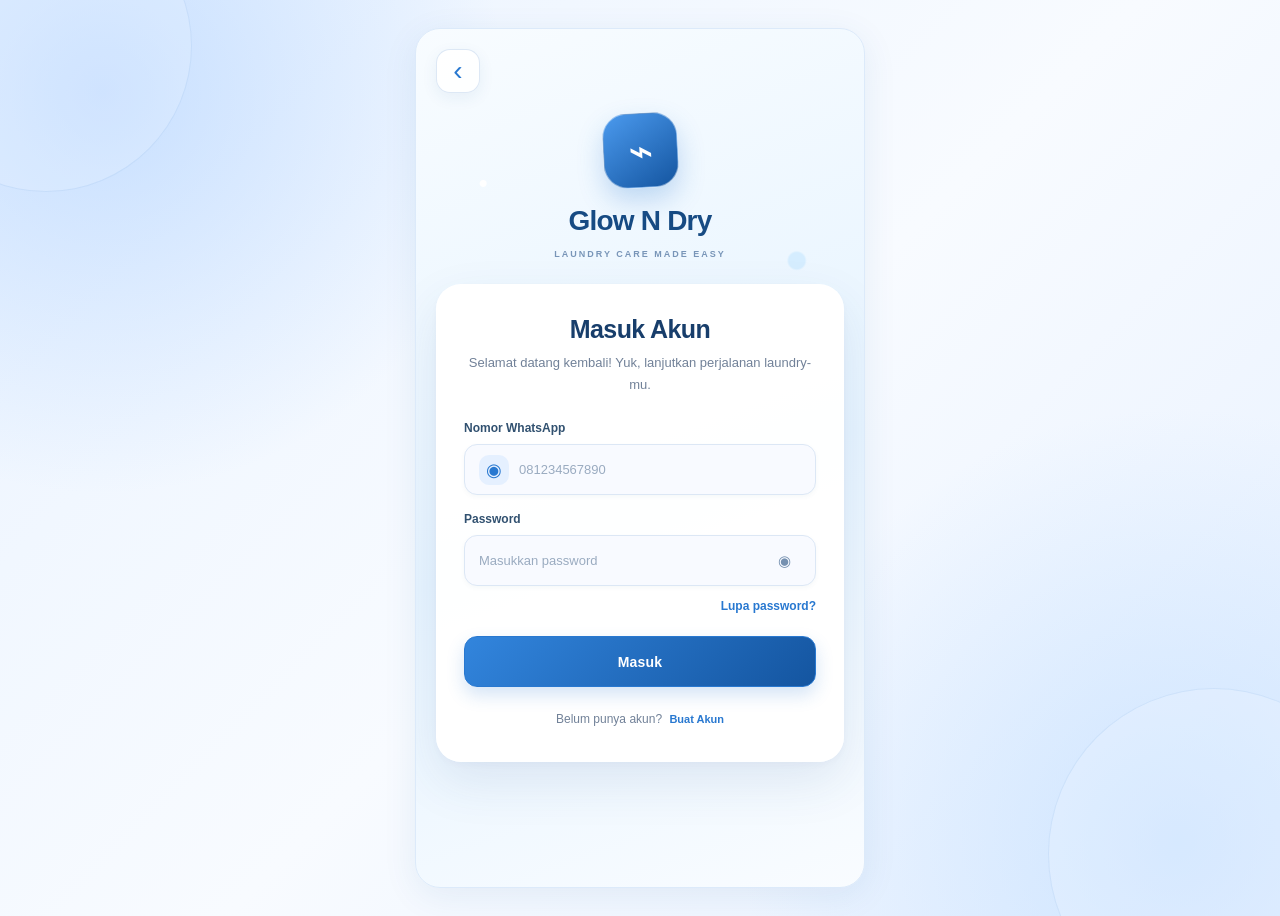
<file: glow-n-dry/pages/login.html>
<!DOCTYPE html>
<html lang="id">
<head>
  <meta charset="UTF-8">
  <meta name="viewport" content="width=device-width, initial-scale=1.0">

  <title>Masuk Akun - Glow N Dry</title>

  <link rel="stylesheet" href="../css/style.css">
  <link rel="stylesheet" href="../css/auth.css">

  <style>
    :root {
      --auth-blue: #2878d0;
      --auth-blue-dark: #1455a0;
      --auth-blue-light: #eaf3ff;
      --auth-text: #183451;
      --auth-muted: #718198;
      --auth-border: #dce7f5;
    }

    * {
      box-sizing: border-box;
    }

    html {
      min-height: 100%;
      overflow-x: clip;
    }

    body.gnd-auth-body {
      position: relative;
      display: flex;
      align-items: center;
      justify-content: center;

      width: 100%;
      min-width: 0;
      min-height: 100vh;
      min-height: 100dvh;

      margin: 0 !important;
      padding: 28px 18px;

      overflow-x: clip;

      background:
        radial-gradient(
          circle at 8% 10%,
          rgba(148, 194, 255, 0.42),
          transparent 28%
        ),
        radial-gradient(
          circle at 92% 92%,
          rgba(169, 210, 255, 0.42),
          transparent 30%
        ),
        linear-gradient(135deg, #eaf3ff 0%, #f8fbff 52%, #e6f0ff 100%);

      color: var(--auth-text);
      font-family: "Segoe UI", Arial, sans-serif;
      -webkit-font-smoothing: antialiased;
    }

    /* EFEK LINGKARAN DEKORATIF */
    body.gnd-auth-body::before {
      content: "";
      position: fixed;
      top: -100px;
      left: -100px;
      width: 290px;
      height: 290px;
      border: 1px solid rgba(40, 120, 208, 0.1);
      border-radius: 50%;
      background: rgba(255, 255, 255, 0.15);
      pointer-events: none;
    }

    body.gnd-auth-body::after {
      content: "";
      position: fixed;
      right: -100px;
      bottom: -120px;
      width: 330px;
      height: 330px;
      border: 1px solid rgba(40, 120, 208, 0.1);
      border-radius: 50%;
      background: rgba(255, 255, 255, 0.18);
      pointer-events: none;
    }

    /* KONTENER UTAMA */
    .gnd-auth-screen {
      position: relative;
      z-index: 1;

      width: 100%;
      max-width: 450px;
      min-width: 0;

      margin: auto;
      padding: 20px;

      box-sizing: border-box;
    }

    /* TOMBOL KEMBALI */
    .gnd-auth-screen .gnd-back {
      display: inline-flex;
      align-items: center;
      justify-content: center;

      width: 44px;
      height: 44px;
      margin-bottom: 20px;

      border: 1px solid rgba(220, 231, 245, 0.95);
      border-radius: 14px;

      background: rgba(255, 255, 255, 0.9);
      color: var(--auth-blue-dark);

      font-size: 28px;
      text-decoration: none;

      box-shadow: 0 5px 16px rgba(35, 82, 140, 0.07);
      transition: transform 0.2s, background 0.2s;
    }

    .gnd-auth-screen .gnd-back:hover {
      transform: translateX(-3px);
      background: #eaf3ff;
    }

    /* BRAND */
    .gnd-auth-screen .gnd-auth-brand {
      display: flex;
      align-items: center;
      justify-content: center;
      flex-direction: column;
      gap: 12px;

      margin: 0 0 25px;
      text-align: center;
    }

    .gnd-auth-screen .gnd-auth-hanger {
      display: flex;
      align-items: center;
      justify-content: center;

      width: 75px;
      height: 75px;

      border: 1px solid rgba(255, 255, 255, 0.42);
      border-radius: 24px;

      background: linear-gradient(
        145deg,
        #4b9aee,
        #1455a0
      );

      color: #ffffff;
      font-size: 42px;

      box-shadow: 0 12px 26px rgba(40, 120, 208, 0.25);
      transform: rotate(-3deg);
    }

    .gnd-auth-screen .gnd-auth-brand h1 {
      margin: 0;
      color: #174b83;
      font-size: 28px;
      font-weight: 900;
      letter-spacing: -0.8px;
    }

    .gnd-auth-screen .gnd-auth-brand::after {
      content: "LAUNDRY CARE MADE EASY";
      color: #7895b8;
      font-size: 9px;
      font-weight: 850;
      letter-spacing: 2px;
    }

    /* KARTU LOGIN */
    .gnd-auth-screen .gnd-auth-content {
      width: 100%;
      min-width: 0;

      padding: 30px 27px;

      border: 1px solid rgba(255, 255, 255, 0.95);
      border-radius: 25px;

      background: rgba(255, 255, 255, 0.96);

      box-shadow:
        0 20px 50px rgba(35, 82, 140, 0.1),
        0 3px 10px rgba(35, 82, 140, 0.035);
    }

    .gnd-auth-screen .gnd-auth-content h2 {
      margin: 0 0 8px;
      color: #183e6b;
      font-size: 25px;
      font-weight: 900;
      letter-spacing: -0.6px;
    }

    .gnd-auth-screen .gnd-auth-subtitle {
      margin: 0 0 25px;
      color: var(--auth-muted);
      font-size: 13px;
      line-height: 1.7;
    }

    /* LABEL FORM */
    .gnd-auth-screen #loginForm > label {
      display: block;
      margin: 17px 0 9px;

      color: #315170;
      font-size: 12px;
      font-weight: 800;
    }

    /* INPUT WRAPPER */
    .gnd-auth-screen .gnd-input-wrap {
      display: flex;
      align-items: center;
      gap: 10px;

      width: 100%;
      min-width: 0;
      min-height: 51px;
      padding: 0 14px;

      border: 1px solid var(--auth-border);
      border-radius: 13px;

      background: #f8faff;

      transition:
        border-color 0.2s,
        box-shadow 0.2s,
        background 0.2s;
    }

    .gnd-auth-screen .gnd-input-wrap:focus-within {
      border-color: var(--auth-blue);
      background: #ffffff;
      box-shadow: 0 0 0 4px rgba(40, 120, 208, 0.1);
    }

    .gnd-auth-screen .gnd-whatsapp {
      display: flex;
      align-items: center;
      justify-content: center;

      flex: 0 0 30px;
      width: 30px;
      height: 30px;

      border-radius: 10px;
      background: #e5f0ff;

      color: var(--auth-blue);
      font-size: 18px;
    }

    .gnd-auth-screen .gnd-input-wrap input {
      display: block;
      flex: 1;

      width: 100%;
      min-width: 0;
      min-height: 49px;
      padding: 12px 0;

      border: none !important;
      outline: none !important;
      border-radius: 0 !important;

      background: transparent !important;
      box-shadow: none !important;

      color: #183451;
      font-family: inherit;
      font-size: 13px;
    }

    .gnd-auth-screen .gnd-input-wrap input::placeholder {
      color: #9aabc0;
    }

    /* TOGGLE PASSWORD */
    .gnd-auth-screen .gnd-eye {
      display: flex;
      align-items: center;
      justify-content: center;
      flex-shrink: 0;

      width: 34px;
      height: 34px;
      padding: 0;

      border: none;
      border-radius: 10px;

      background: transparent;
      color: #7590b0;

      font-size: 15px;
      cursor: pointer;
      transition: background 0.2s, color 0.2s;
    }

    .gnd-auth-screen .gnd-eye:hover {
      background: #eaf3ff;
      color: var(--auth-blue);
    }

    /* LUPA PASSWORD */
    .gnd-auth-screen .gnd-forgot-row {
      display: flex;
      justify-content: flex-end;
      margin-top: 13px;
    }

    .gnd-auth-screen .gnd-forgot-row a {
      color: var(--auth-blue);
      font-size: 12px;
      font-weight: 750;
      text-decoration: none;
    }

    .gnd-auth-screen .gnd-forgot-row a:hover {
      color: var(--auth-blue-dark);
      text-decoration: underline;
    }

    /* PESAN LOGIN */
    .gnd-auth-screen .gnd-auth-message:empty {
      display: none;
    }

    .gnd-auth-screen .gnd-auth-message:not(:empty) {
      padding: 11px 13px;
      margin: 16px 0 0;

      border: 1px solid #d8e8fc;
      border-radius: 11px;

      background: #eff6ff;
      color: #245d9c;

      font-size: 12px;
      line-height: 1.7;
    }

    /* TOMBOL MASUK */
    .gnd-auth-screen .gnd-primary-button {
      display: flex;
      align-items: center;
      justify-content: center;

      width: 100%;
      min-height: 51px;
      padding: 14px 18px;
      margin-top: 23px;

      border: 1px solid #2878d0;
      border-radius: 13px;

      background: linear-gradient(
        135deg,
        #3285dd,
        #1455a0
      );

      color: #ffffff;
      font-family: inherit;
      font-size: 14px;
      font-weight: 850;
      letter-spacing: 0.2px;

      cursor: pointer;

      box-shadow: 0 8px 18px rgba(40, 120, 208, 0.2);

      transition:
        transform 0.2s,
        box-shadow 0.2s,
        filter 0.2s;
    }

    .gnd-auth-screen .gnd-primary-button:hover {
      transform: translateY(-2px);
      box-shadow: 0 12px 22px rgba(40, 120, 208, 0.27);
      filter: brightness(1.04);
    }

    .gnd-auth-screen .gnd-primary-button:active {
      transform: scale(0.99);
    }

    .gnd-auth-screen .gnd-primary-button:disabled {
      opacity: 0.7;
      cursor: not-allowed;
      transform: none;
    }

    /* FOOTER LOGIN */
    .gnd-auth-screen .gnd-auth-footer {
      margin: 22px 0 0;
      color: var(--auth-muted);
      font-size: 12px;
      line-height: 1.8;
      text-align: center;
    }

    .gnd-auth-screen .gnd-auth-footer a {
      margin-left: 4px;
      color: var(--auth-blue);
      font-weight: 850;
      text-decoration: none;
    }

    .gnd-auth-screen .gnd-auth-footer a:hover {
      color: var(--auth-blue-dark);
      text-decoration: underline;
    }

    /* MODE GELAP */
    body.gnd-dark-mode.gnd-auth-body {
      background:
        radial-gradient(
          circle at 8% 10%,
          rgba(35, 75, 130, 0.25),
          transparent 28%
        ),
        linear-gradient(135deg, #0b1220, #101b2e) !important;
      color: #e7eef9 !important;
    }

    body.gnd-dark-mode .gnd-auth-screen .gnd-auth-brand h1 {
      color: #dcecff !important;
    }

    body.gnd-dark-mode .gnd-auth-screen .gnd-auth-brand::after {
      color: #91aaca !important;
    }

    body.gnd-dark-mode .gnd-auth-screen .gnd-back {
      border-color: #2a3a52;
      background: #151f31;
      color: #9bc9ff;
    }

    body.gnd-dark-mode .gnd-auth-screen .gnd-auth-content {
      border-color: #2a3a52;
      background: #151f31;
      box-shadow: 0 20px 50px rgba(0, 0, 0, 0.2);
    }

    body.gnd-dark-mode .gnd-auth-screen .gnd-auth-content h2 {
      color: #e7f0ff !important;
    }

    body.gnd-dark-mode .gnd-auth-screen .gnd-auth-subtitle,
    body.gnd-dark-mode .gnd-auth-screen .gnd-auth-footer {
      color: #a8b8ce !important;
    }

    body.gnd-dark-mode .gnd-auth-screen #loginForm > label {
      color: #c4d9f5 !important;
    }

    body.gnd-dark-mode .gnd-auth-screen .gnd-input-wrap {
      background: #0f1929;
      border-color: #354761;
    }

    body.gnd-dark-mode .gnd-auth-screen .gnd-input-wrap input {
      color: #e7eef9;
    }

    body.gnd-dark-mode .gnd-auth-screen .gnd-input-wrap input::placeholder {
      color: #8497b2;
    }

    body.gnd-dark-mode .gnd-auth-screen .gnd-whatsapp {
      background: #1b3150;
      color: #9bc9ff;
    }

    body.gnd-dark-mode .gnd-auth-screen .gnd-eye {
      color: #9bc9ff;
    }

    body.gnd-dark-mode .gnd-auth-screen .gnd-auth-message:not(:empty) {
      background: #101f34;
      border-color: #2a4464;
      color: #c4d9f5;
    }

    /* RESPONSIVE */
    @media (max-width: 480px) {
      body.gnd-auth-body {
        align-items: flex-start;
        padding: 15px 12px;
      }

      .gnd-auth-screen {
        max-width: 430px;
        padding: 8px;
      }

      .gnd-auth-screen .gnd-back {
        margin-bottom: 16px;
      }

      .gnd-auth-screen .gnd-auth-brand {
        margin-bottom: 20px;
      }

      .gnd-auth-screen .gnd-auth-hanger {
        width: 66px;
        height: 66px;
        border-radius: 21px;
        font-size: 36px;
      }

      .gnd-auth-screen .gnd-auth-brand h1 {
        font-size: 25px;
      }

      .gnd-auth-screen .gnd-auth-content {
        padding: 25px 21px;
        border-radius: 22px;
      }

      .gnd-auth-screen .gnd-auth-content h2 {
        font-size: 23px;
      }
    }

    @media (prefers-reduced-motion: reduce) {
      .gnd-auth-screen * {
        transition: none !important;
      }
    }
  </style>
</head>

<body class="gnd-auth-body">

  <main class="gnd-auth-screen">

    <!-- TOMBOL KEMBALI -->
    <a href="../index.html" class="gnd-back" aria-label="Kembali">
      ‹
    </a>

    <!-- BRAND -->
    <header class="gnd-auth-brand">
      <div class="gnd-auth-hanger" aria-hidden="true">⌁</div>
      <h1>Glow N Dry</h1>
    </header>

    <!-- FORM LOGIN -->
    <section class="gnd-auth-content">
      <h2>Masuk Akun</h2>

      <p class="gnd-auth-subtitle">
        Selamat datang kembali! Yuk, lanjutkan perjalanan laundry-mu.
      </p>

      <form id="loginForm">

        <label for="phone">Nomor WhatsApp</label>

        <div class="gnd-input-wrap">
          <span class="gnd-whatsapp" aria-hidden="true">◉</span>

          <input
            type="tel"
            id="phone"
            placeholder="081234567890"
            autocomplete="tel"
            inputmode="tel"
            required
          >
        </div>

        <label for="password">Password</label>

        <div class="gnd-input-wrap">
          <input
            type="password"
            id="password"
            placeholder="Masukkan password"
            autocomplete="current-password"
            required
          >

          <button
            type="button"
            id="togglePassword"
            class="gnd-eye"
            aria-label="Tampilkan password"
            aria-pressed="false"
          >◉</button>
        </div>

        <div class="gnd-forgot-row">
          <a href="#" id="forgotPassword">Lupa password?</a>
        </div>

        <p
          id="loginMessage"
          class="gnd-auth-message"
          role="status"
          aria-live="polite"
        ></p>

        <button type="submit" class="gnd-primary-button">
          Masuk
        </button>

      </form>

      <p class="gnd-auth-footer">
        Belum punya akun?
        <a href="register.html">Buat Akun</a>
      </p>
    </section>

  </main>

  <script src="../js/auth.js"></script>
  <script src="../js/theme.js"></script>

</body>
</html>
</file>
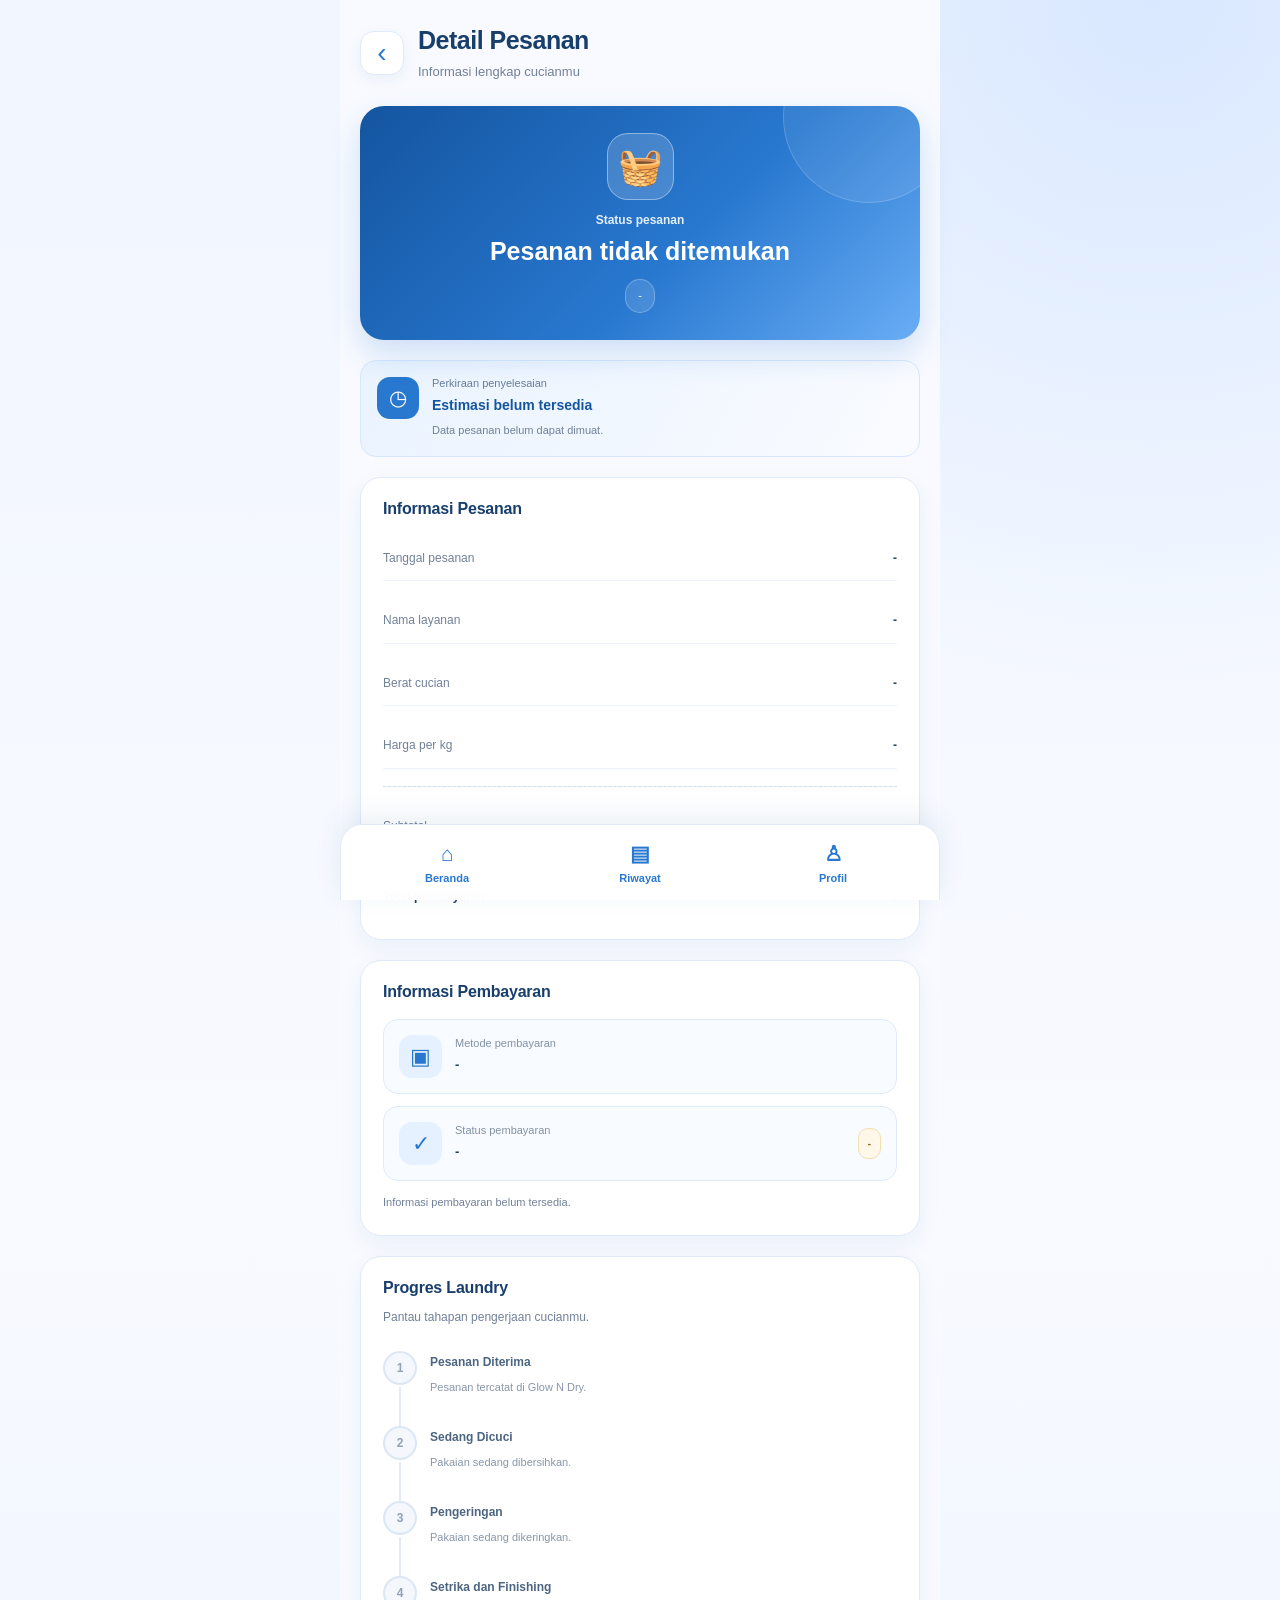
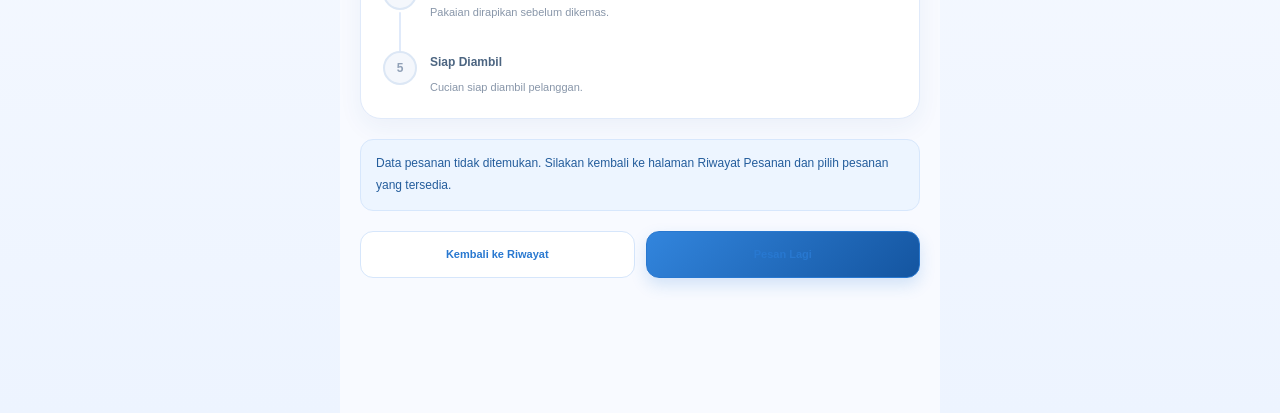
<file: glow-n-dry/pages/order-detail.html>
<!DOCTYPE html>
<html lang="id">
<head>
  <meta charset="UTF-8">
  <meta name="viewport" content="width=device-width, initial-scale=1.0">
  <meta name="theme-color" content="#2563eb">

  <title>Detail Pesanan - Glow N Dry</title>

  <link rel="stylesheet" href="../css/style.css">
  <link rel="stylesheet" href="../css/dashboard.css">

  <style>
    * {
      box-sizing: border-box;
    }

    :root {
      --detail-blue: #2878d0;
      --detail-blue-dark: #1455a0;
      --detail-blue-light: #eaf3ff;
      --detail-text: #183451;
      --detail-muted: #718198;
      --detail-border: #e0eafa;
      --detail-bg: #f4f8ff;
      --detail-card: #ffffff;
      --detail-soft: #f8fbff;
    }

    html {
      min-width: 0;
      width: 100%;
      overflow-x: clip;
      scroll-behavior: smooth;
    }

    body.gnd-detail-body {
      min-width: 0;
      min-height: 100vh;
      margin: 0;
      padding: 0;
      overflow-x: clip;
      background:
        radial-gradient(
          circle at 90% 0%,
          rgba(181, 211, 255, 0.4),
          transparent 30%
        ),
        linear-gradient(180deg, #f1f6ff, #f8faff 60%, #edf4ff);
      color: var(--detail-text);
      font-family: "Segoe UI", Arial, sans-serif;
      -webkit-font-smoothing: antialiased;
    }

    .gnd-detail-page {
      position: relative;
      width: 100%;
      max-width: 600px;
      min-width: 0;
      min-height: 100vh;
      margin: 0 auto;
      padding: 24px 20px 115px;
    }

    /* HEADER */
    .gnd-page-header {
      display: flex;
      align-items: center;
      gap: 14px;
      margin-bottom: 24px;
    }

    .gnd-page-back {
      display: flex;
      align-items: center;
      justify-content: center;
      flex: 0 0 44px;
      width: 44px;
      height: 44px;
      border: 1px solid var(--detail-border);
      border-radius: 14px;
      background: var(--detail-card);
      color: var(--detail-blue);
      font-size: 28px;
      text-decoration: none;
      box-shadow: 0 5px 15px rgba(35, 82, 140, 0.06);
      transition: background 0.2s, transform 0.2s;
    }

    .gnd-page-back:hover {
      background: var(--detail-blue-light);
      transform: translateX(-2px);
    }

    .gnd-page-header h1 {
      margin: 0 0 5px;
      color: #183e6b;
      font-size: 25px;
      font-weight: 850;
      letter-spacing: -0.5px;
      line-height: 1.3;
    }

    .gnd-page-header p {
      margin: 0;
      color: var(--detail-muted);
      font-size: 13px;
      line-height: 1.6;
    }

    /* STATUS UTAMA */
    .gnd-detail-status-card {
      position: relative;
      display: flex;
      align-items: center;
      flex-direction: column;
      overflow: hidden;
      padding: 27px 20px;
      margin-bottom: 20px;
      border-radius: 24px;
      background: linear-gradient(
        135deg,
        #1455a0,
        #2878d0 58%,
        #69adf5
      );
      color: #fff;
      text-align: center;
      box-shadow: 0 14px 32px rgba(40, 120, 208, 0.2);
    }

    .gnd-detail-status-card::before {
      content: "";
      position: absolute;
      top: -75px;
      right: -35px;
      width: 170px;
      height: 170px;
      border: 1px solid rgba(255, 255, 255, 0.17);
      border-radius: 50%;
      background: rgba(255, 255, 255, 0.08);
      pointer-events: none;
    }

    .gnd-detail-status-icon {
      position: relative;
      z-index: 1;
      display: flex;
      align-items: center;
      justify-content: center;
      width: 67px;
      height: 67px;
      margin-bottom: 13px;
      border: 1px solid rgba(255, 255, 255, 0.4);
      border-radius: 21px;
      background: rgba(255, 255, 255, 0.16);
      font-size: 36px;
    }

    .gnd-detail-status-label {
      position: relative;
      z-index: 1;
      margin: 0 0 7px;
      color: rgba(255, 255, 255, 0.88);
      font-size: 12px;
      font-weight: 650;
    }

    .gnd-detail-status-card h2 {
      position: relative;
      z-index: 1;
      margin: 0 0 10px;
      color: #fff;
      font-size: 25px;
      font-weight: 850;
      line-height: 1.4;
      overflow-wrap: anywhere;
    }

    .gnd-detail-order-number {
      position: relative;
      z-index: 1;
      max-width: 100%;
      margin: 0;
      padding: 7px 12px;
      border: 1px solid rgba(255, 255, 255, 0.25);
      border-radius: 999px;
      background: rgba(255, 255, 255, 0.13);
      color: #fff;
      font-size: 11px;
      line-height: 1.6;
      overflow-wrap: anywhere;
    }

    /* ESTIMASI */
    .gnd-detail-estimate {
      display: flex;
      align-items: flex-start;
      gap: 13px;
      padding: 16px;
      margin-bottom: 20px;
      border: 1px solid #d6e7fc;
      border-radius: 16px;
      background: linear-gradient(120deg, #eaf3ff, #f9fbff);
    }

    .gnd-detail-estimate-icon {
      display: flex;
      align-items: center;
      justify-content: center;
      flex: 0 0 42px;
      width: 42px;
      height: 42px;
      border-radius: 13px;
      background: var(--detail-blue);
      color: #fff;
      font-size: 21px;
    }

    .gnd-detail-estimate-info {
      flex: 1;
      min-width: 0;
    }

    .gnd-detail-estimate-info small {
      display: block;
      margin-bottom: 5px;
      color: #687e99;
      font-size: 11px;
    }

    .gnd-detail-estimate-info strong {
      display: block;
      color: #1455a0;
      font-size: 14px;
      font-weight: 850;
      line-height: 1.6;
      overflow-wrap: anywhere;
    }

    .gnd-detail-estimate-info p {
      margin: 5px 0 0;
      color: #718198;
      font-size: 11px;
      line-height: 1.7;
    }

    /* KARTU */
    .gnd-detail-card {
      width: 100%;
      min-width: 0;
      padding: 22px;
      margin-bottom: 20px;
      border: 1px solid var(--detail-border);
      border-radius: 21px;
      background: var(--detail-card);
      box-shadow: 0 9px 25px rgba(37, 87, 148, 0.06);
    }

    .gnd-detail-card h2 {
      margin: 0 0 18px;
      color: #183e6b;
      font-size: 16px;
      font-weight: 850;
      letter-spacing: -0.2px;
    }

    /* RINCIAN PESANAN */
    .gnd-detail-row {
      display: flex;
      align-items: flex-start;
      justify-content: space-between;
      gap: 14px;
      min-width: 0;
      padding: 12px 0;
      border-bottom: 1px solid #edf2fa;
    }

    .gnd-detail-row > span {
      flex: 1;
      min-width: 0;
      color: var(--detail-muted);
      font-size: 12px;
      line-height: 1.7;
    }

    .gnd-detail-row > strong {
      max-width: 60%;
      color: #294866;
      font-size: 12px;
      font-weight: 800;
      line-height: 1.7;
      text-align: right;
      overflow-wrap: anywhere;
    }

    .gnd-detail-divider {
      height: 1px;
      margin: 13px 0 4px;
      border-top: 1px dashed #cdddf2;
    }

    .gnd-detail-total-row {
      align-items: center;
      padding-bottom: 2px;
      border-bottom: 0;
    }

    .gnd-detail-total-row > span {
      color: #183e6b;
      font-weight: 800;
    }

    .gnd-detail-total-row > strong {
      max-width: 65%;
      color: #2168b8;
      font-size: 22px;
      font-weight: 900;
      letter-spacing: -0.4px;
    }

    /* PEMBAYARAN */
    .gnd-detail-payment-box {
      display: flex;
      align-items: center;
      gap: 13px;
      padding: 15px;
      margin-bottom: 12px;
      border: 1px solid #dfeafb;
      border-radius: 15px;
      background: var(--detail-soft);
    }

    .gnd-detail-payment-icon {
      display: flex;
      align-items: center;
      justify-content: center;
      flex: 0 0 43px;
      width: 43px;
      height: 43px;
      border-radius: 13px;
      background: #e6f1ff;
      color: var(--detail-blue);
      font-size: 22px;
    }

    .gnd-detail-payment-info {
      display: flex;
      flex: 1;
      flex-direction: column;
      gap: 6px;
      min-width: 0;
    }

    .gnd-detail-payment-info small {
      color: #8291a5;
      font-size: 11px;
    }

    .gnd-detail-payment-info strong {
      color: #244565;
      font-size: 13px;
      font-weight: 850;
      line-height: 1.6;
      overflow-wrap: anywhere;
    }

    .gnd-detail-payment-badge {
      display: inline-block;
      flex-shrink: 0;
      max-width: 46%;
      padding: 7px 9px;
      border: 1px solid #f2dfad;
      border-radius: 10px;
      background: #fff8e8;
      color: #8a6420;
      font-size: 10px;
      font-weight: 800;
      line-height: 1.5;
      text-align: center;
      overflow-wrap: anywhere;
    }

    .gnd-detail-payment-badge.paid {
      border-color: #c5defa;
      background: #eaf3ff;
      color: #1455a0;
    }

    .gnd-detail-payment-badge.unpaid {
      border-color: #f2dfad;
      background: #fff8e8;
      color: #8a6420;
    }

    .gnd-detail-payment-note {
      margin: 12px 0 0;
      color: var(--detail-muted);
      font-size: 11px;
      line-height: 1.8;
    }

    /* CATATAN */
    .gnd-detail-notes {
      padding: 14px;
      margin-top: 17px;
      border: 1px solid #dce9fa;
      border-radius: 13px;
      background: #f5f9ff;
    }

    .gnd-detail-notes[hidden] {
      display: none !important;
    }

    .gnd-detail-notes strong {
      display: block;
      margin-bottom: 7px;
      color: #244565;
      font-size: 12px;
    }

    .gnd-detail-notes p {
      margin: 0;
      color: var(--detail-muted);
      font-size: 12px;
      line-height: 1.8;
      overflow-wrap: anywhere;
      white-space: pre-wrap;
    }

    /* TIMELINE */
    .gnd-detail-progress-description {
      margin: -8px 0 23px;
      color: var(--detail-muted);
      font-size: 12px;
      line-height: 1.7;
    }

    .gnd-detail-timeline {
      position: relative;
      display: flex;
      flex-direction: column;
      gap: 0;
    }

    .gnd-timeline-item {
      position: relative;
      display: flex;
      align-items: flex-start;
      gap: 13px;
      min-height: 75px;
      padding: 0 0 23px;
    }

    .gnd-timeline-item:last-child {
      min-height: 0;
      padding-bottom: 0;
    }

    .gnd-timeline-item:not(:last-child)::after {
      content: "";
      position: absolute;
      top: 36px;
      bottom: 2px;
      left: 16px;
      width: 2px;
      border-radius: 3px;
      background: #e0eafa;
    }

    .gnd-timeline-dot {
      position: relative;
      z-index: 1;
      display: flex;
      align-items: center;
      justify-content: center;
      flex: 0 0 34px;
      width: 34px;
      height: 34px;
      border: 2px solid #dce7f5;
      border-radius: 50%;
      background: #f4f7fc;
      color: #91a1b7;
      font-size: 12px;
      font-weight: 850;
    }

    .gnd-timeline-item > div {
      flex: 1;
      min-width: 0;
      padding-top: 2px;
    }

    .gnd-timeline-item strong {
      display: block;
      margin-bottom: 6px;
      color: #4c6581;
      font-size: 12px;
      font-weight: 800;
      line-height: 1.6;
    }

    .gnd-timeline-item p {
      margin: 0;
      color: #8896a9;
      font-size: 11px;
      line-height: 1.7;
    }

    .gnd-timeline-item.completed .gnd-timeline-dot,
    .gnd-timeline-item.active .gnd-timeline-dot {
      border-color: var(--detail-blue);
      background: var(--detail-blue);
      color: #fff;
      box-shadow: 0 4px 10px rgba(40, 120, 208, 0.16);
    }

    .gnd-timeline-item.completed strong,
    .gnd-timeline-item.active strong {
      color: #1c5da3;
    }

    .gnd-timeline-item.completed:not(:last-child)::after {
      background: #75afea;
    }

    /* PESAN STATUS */
    .gnd-detail-message:empty {
      display: none;
    }

    .gnd-detail-message:not(:empty) {
      padding: 13px 15px;
      margin: 0 0 17px;
      border: 1px solid #d7e7fc;
      border-radius: 13px;
      background: #edf5ff;
      color: #245d9c;
      font-size: 12px;
      line-height: 1.8;
      overflow-wrap: anywhere;
    }

    /* TOMBOL AKSI */
    .gnd-detail-actions {
      display: grid;
      grid-template-columns: 1fr 1fr;
      gap: 11px;
      margin-bottom: 20px;
    }

    .gnd-detail-secondary,
    .gnd-detail-primary {
      display: flex;
      align-items: center;
      justify-content: center;
      min-width: 0;
      min-height: 47px;
      padding: 12px 10px;
      border: 1px solid #d6e6fb;
      border-radius: 13px;
      background: #fff;
      color: #2168b8;
      font-size: 11px;
      font-weight: 850;
      line-height: 1.5;
      text-align: center;
      text-decoration: none;
      transition: transform 0.2s, background 0.2s;
    }

    .gnd-detail-primary {
      border-color: #2878d0;
      background: linear-gradient(135deg, #3285dd, #1455a0);
      color: #fff;
      box-shadow: 0 7px 16px rgba(40, 120, 208, 0.18);
    }

    .gnd-detail-secondary:hover,
    .gnd-detail-primary:hover {
      transform: translateY(-2px);
    }

    /* NAVIGASI BAWAH */
    body.gnd-detail-body .gnd-bottom-nav {
      position: fixed !important;
      z-index: 100;
      left: 50% !important;
      right: auto !important;
      bottom: 0 !important;
      transform: translateX(-50%) !important;
      display: flex;
      align-items: stretch;
      justify-content: space-around;
      gap: 5px;
      width: 100% !important;
      max-width: 600px !important;
      min-width: 0 !important;
      min-height: 76px;
      padding: 10px 12px calc(10px + env(safe-area-inset-bottom));
      margin: 0 !important;
      border: 1px solid var(--detail-border);
      border-bottom: 0;
      border-radius: 22px 22px 0 0;
      background: rgba(255, 255, 255, 0.97);
      box-shadow: 0 -8px 28px rgba(37, 87, 148, 0.09);
      backdrop-filter: blur(14px);
    }

    .gnd-nav-item {
      display: flex;
      align-items: center;
      justify-content: center;
      flex: 1 1 0;
      flex-direction: column;
      gap: 5px;
      min-width: 0;
      padding: 5px 2px;
      border-radius: 13px;
      color: #8593a8;
      font-size: 11px;
      font-weight: 700;
      text-decoration: none;
    }

    .gnd-nav-icon {
      font-size: 21px;
      line-height: 1.2;
    }

    .gnd-nav-item.active {
      color: var(--detail-blue);
    }

    .gnd-nav-item:hover {
      background: #f0f6ff;
      color: #1455a0;
    }

    /* MODE GELAP */
    body.gnd-dark-mode.gnd-detail-body {
      color-scheme: dark;
      background: #0b1220;
      color: #e7eef9;
    }

    body.gnd-dark-mode .gnd-page-header h1,
    body.gnd-dark-mode .gnd-detail-card h2 {
      color: #e7f0ff;
    }

    body.gnd-dark-mode .gnd-page-header p,
    body.gnd-dark-mode .gnd-detail-progress-description {
      color: #a8b8ce;
    }

    body.gnd-dark-mode .gnd-page-back {
      background: #151f31;
      color: #86bdff;
      border-color: #2a3a52;
    }

    body.gnd-dark-mode .gnd-detail-card {
      background: #151f31;
      border-color: #2a3a52;
      box-shadow: 0 8px 24px rgba(0, 0, 0, 0.15);
    }

    body.gnd-dark-mode .gnd-detail-row {
      border-color: #2a3a52;
    }

    body.gnd-dark-mode .gnd-detail-row > span {
      color: #a8b8ce;
    }

    body.gnd-dark-mode .gnd-detail-row > strong,
    body.gnd-dark-mode .gnd-detail-total-row > span {
      color: #e7f0ff;
    }

    body.gnd-dark-mode .gnd-detail-total-row > strong {
      color: #9bc9ff;
    }

    body.gnd-dark-mode .gnd-detail-divider {
      border-color: #354761;
    }

    body.gnd-dark-mode .gnd-detail-estimate {
      background: #101f34;
      border-color: #2a4464;
    }

    body.gnd-dark-mode .gnd-detail-estimate-info small,
    body.gnd-dark-mode .gnd-detail-estimate-info p {
      color: #a8b8ce;
    }

    body.gnd-dark-mode .gnd-detail-estimate-info strong {
      color: #9bc9ff;
    }

    body.gnd-dark-mode .gnd-detail-payment-box,
    body.gnd-dark-mode .gnd-detail-notes {
      background: #101f34;
      border-color: #2a4464;
    }

    body.gnd-dark-mode .gnd-detail-payment-icon {
      background: #1b3150;
      color: #9bc9ff;
    }

    body.gnd-dark-mode .gnd-detail-payment-info small,
    body.gnd-dark-mode .gnd-detail-notes p,
    body.gnd-dark-mode .gnd-detail-payment-note {
      color: #a8b8ce;
    }

    body.gnd-dark-mode .gnd-detail-payment-info strong,
    body.gnd-dark-mode .gnd-detail-notes strong {
      color: #e7f0ff;
    }

    body.gnd-dark-mode .gnd-timeline-item strong {
      color: #bdcde1;
    }

    body.gnd-dark-mode .gnd-timeline-item p {
      color: #93a5bd;
    }

    body.gnd-dark-mode .gnd-timeline-item.active strong,
    body.gnd-dark-mode .gnd-timeline-item.completed strong {
      color: #9bc9ff;
    }

    body.gnd-dark-mode .gnd-timeline-dot {
      background: #152238;
      border-color: #354761;
      color: #a8b8ce;
    }

    body.gnd-dark-mode .gnd-timeline-item.active .gnd-timeline-dot,
    body.gnd-dark-mode .gnd-timeline-item.completed .gnd-timeline-dot {
      background: var(--detail-blue);
      border-color: var(--detail-blue);
      color: #fff;
    }

    body.gnd-dark-mode .gnd-detail-secondary {
      background: #172943;
      border-color: #2b4565;
      color: #9bc9ff;
    }

    body.gnd-dark-mode.gnd-detail-body .gnd-bottom-nav {
      background: rgba(13, 22, 37, 0.98);
      border-color: #2a3a52;
      box-shadow: 0 -8px 28px rgba(0, 0, 0, 0.22);
    }

    body.gnd-dark-mode .gnd-nav-item {
      color: #93a5bd;
    }

    body.gnd-dark-mode .gnd-nav-item.active {
      color: #75b4ff;
    }

    body.gnd-dark-mode .gnd-nav-item:hover {
      background: #192a43;
    }

    body.gnd-dark-mode .gnd-detail-message:not(:empty) {
      background: #132c49;
      border-color: #294968;
      color: #bfdbfe;
    }

    /* RESPONSIVE */
    @media (max-width: 600px) {
      .gnd-detail-page {
        padding: 20px 15px 110px;
      }

      .gnd-page-header h1 {
        font-size: 23px;
      }

      .gnd-detail-status-card {
        padding: 23px 17px;
        border-radius: 21px;
      }

      .gnd-detail-card {
        padding: 19px 16px;
        border-radius: 19px;
      }

      body.gnd-detail-body .gnd-bottom-nav {
        max-width: 100% !important;
      }
    }

    @media (max-width: 370px) {
      .gnd-detail-actions {
        grid-template-columns: 1fr;
      }

      .gnd-detail-payment-box {
        flex-wrap: wrap;
      }

      .gnd-detail-payment-badge {
        margin-left: 56px;
        max-width: calc(100% - 56px);
      }

      .gnd-detail-row {
        gap: 9px;
      }
    }

    @media (prefers-reduced-motion: reduce) {
      *,
      *::before,
      *::after {
        scroll-behavior: auto !important;
        animation: none !important;
        transition: none !important;
      }
    }
  </style>
</head>

<body class="gnd-detail-body">

  <main class="gnd-detail-page">

    <!-- HEADER -->
    <header class="gnd-page-header">
      <a href="history.html" class="gnd-page-back" aria-label="Kembali">
        ‹
      </a>

      <div>
        <h1>Detail Pesanan</h1>
        <p>Informasi lengkap cucianmu</p>
      </div>
    </header>

    <!-- STATUS PESANAN -->
    <section class="gnd-detail-status-card">
      <div class="gnd-detail-status-icon" aria-hidden="true">🧺</div>

      <p class="gnd-detail-status-label">Status pesanan</p>

      <h2 id="detailStatus">Memuat status...</h2>

      <p id="detailOrderNumber" class="gnd-detail-order-number">-</p>
    </section>

    <!-- ESTIMASI SELESAI -->
    <section class="gnd-detail-estimate">
      <div class="gnd-detail-estimate-icon" aria-hidden="true">◷</div>

      <div class="gnd-detail-estimate-info">
        <small>Perkiraan penyelesaian</small>

        <strong id="detailEstimatedCompletion">
          Menghitung estimasi...
        </strong>

        <p id="detailEstimateNote">
          Perkiraan dapat berubah sesuai proses laundry.
        </p>
      </div>
    </section>

    <!-- INFORMASI PESANAN -->
    <section class="gnd-detail-card">
      <h2>Informasi Pesanan</h2>

      <div class="gnd-detail-row">
        <span>Tanggal pesanan</span>
        <strong id="detailDate">-</strong>
      </div>

      <div class="gnd-detail-row">
        <span>Nama layanan</span>
        <strong id="detailService">-</strong>
      </div>

      <div class="gnd-detail-row">
        <span>Berat cucian</span>
        <strong id="detailWeight">-</strong>
      </div>

      <div class="gnd-detail-row">
        <span>Harga per kg</span>
        <strong id="detailPricePerKg">-</strong>
      </div>

      <div class="gnd-detail-divider"></div>

      <div class="gnd-detail-row">
        <span>Subtotal</span>
        <strong id="detailSubtotal">-</strong>
      </div>

      <div class="gnd-detail-row gnd-detail-total-row">
        <span>Total pembayaran</span>
        <strong id="detailTotal">-</strong>
      </div>

      <div id="detailNotesContainer" class="gnd-detail-notes" hidden>
        <strong>Catatan pesanan</strong>
        <p id="detailNotes"></p>
      </div>
    </section>

    <!-- INFORMASI PEMBAYARAN -->
    <section class="gnd-detail-card">
      <h2>Informasi Pembayaran</h2>

      <div class="gnd-detail-payment-box">
        <div class="gnd-detail-payment-icon" aria-hidden="true">▣</div>

        <div class="gnd-detail-payment-info">
          <small>Metode pembayaran</small>
          <strong id="detailPaymentMethod">Belum dipilih</strong>
        </div>
      </div>

      <div class="gnd-detail-payment-box">
        <div class="gnd-detail-payment-icon" aria-hidden="true">✓</div>

        <div class="gnd-detail-payment-info">
          <small>Status pembayaran</small>
          <strong id="detailPaymentStatus">Belum dibayar</strong>
        </div>

        <span id="detailPaymentBadge" class="gnd-detail-payment-badge unpaid">
          Belum dibayar
        </span>
      </div>

      <p id="detailPaymentNote" class="gnd-detail-payment-note">
        Status pembayaran mengikuti data pesanan yang tersimpan.
      </p>
    </section>

    <!-- PROGRES LAUNDRY -->
    <section class="gnd-detail-card">
      <h2>Progres Laundry</h2>

      <p class="gnd-detail-progress-description">
        Pantau tahapan pengerjaan cucianmu.
      </p>

      <div class="gnd-detail-timeline" id="detailTimeline">

        <div class="gnd-timeline-item">
          <span class="gnd-timeline-dot">1</span>
          <div>
            <strong>Pesanan Diterima</strong>
            <p>Pesanan tercatat di Glow N Dry.</p>
          </div>
        </div>

        <div class="gnd-timeline-item">
          <span class="gnd-timeline-dot">2</span>
          <div>
            <strong>Sedang Dicuci</strong>
            <p>Pakaian sedang dibersihkan.</p>
          </div>
        </div>

        <div class="gnd-timeline-item">
          <span class="gnd-timeline-dot">3</span>
          <div>
            <strong>Pengeringan</strong>
            <p>Pakaian sedang dikeringkan.</p>
          </div>
        </div>

        <div class="gnd-timeline-item">
          <span class="gnd-timeline-dot">4</span>
          <div>
            <strong>Setrika dan Finishing</strong>
            <p>Pakaian dirapikan sebelum dikemas.</p>
          </div>
        </div>

        <div class="gnd-timeline-item">
          <span class="gnd-timeline-dot">5</span>
          <div>
            <strong>Siap Diambil</strong>
            <p>Cucian siap diambil pelanggan.</p>
          </div>
        </div>

      </div>
    </section>

    <p id="detailMessage" class="gnd-detail-message" role="status" aria-live="polite"></p>

    <!-- TOMBOL AKSI -->
    <div class="gnd-detail-actions">
      <a href="history.html" class="gnd-detail-secondary">
        Kembali ke Riwayat
      </a>

      <a href="price-list.html" class="gnd-detail-primary">
        Pesan Lagi
      </a>
    </div>

    <!-- NAVIGASI BAWAH -->
    <nav class="gnd-bottom-nav" aria-label="Navigasi utama">
      <a href="home.html" class="gnd-nav-item">
        <span class="gnd-nav-icon" aria-hidden="true">⌂</span>
        <span>Beranda</span>
      </a>

      <a href="history.html" class="gnd-nav-item active" aria-current="page">
        <span class="gnd-nav-icon" aria-hidden="true">▤</span>
        <span>Riwayat</span>
      </a>

      <a href="profile.html" class="gnd-nav-item">
        <span class="gnd-nav-icon" aria-hidden="true">♙</span>
        <span>Profil</span>
      </a>
    </nav>

  </main>

  <!-- MUAT SETIAP SCRIPT SATU KALI -->
  <script src="../js/order-detail.js"></script>
  <script src="../js/theme.js"></script>
</body>
</html>
</file>
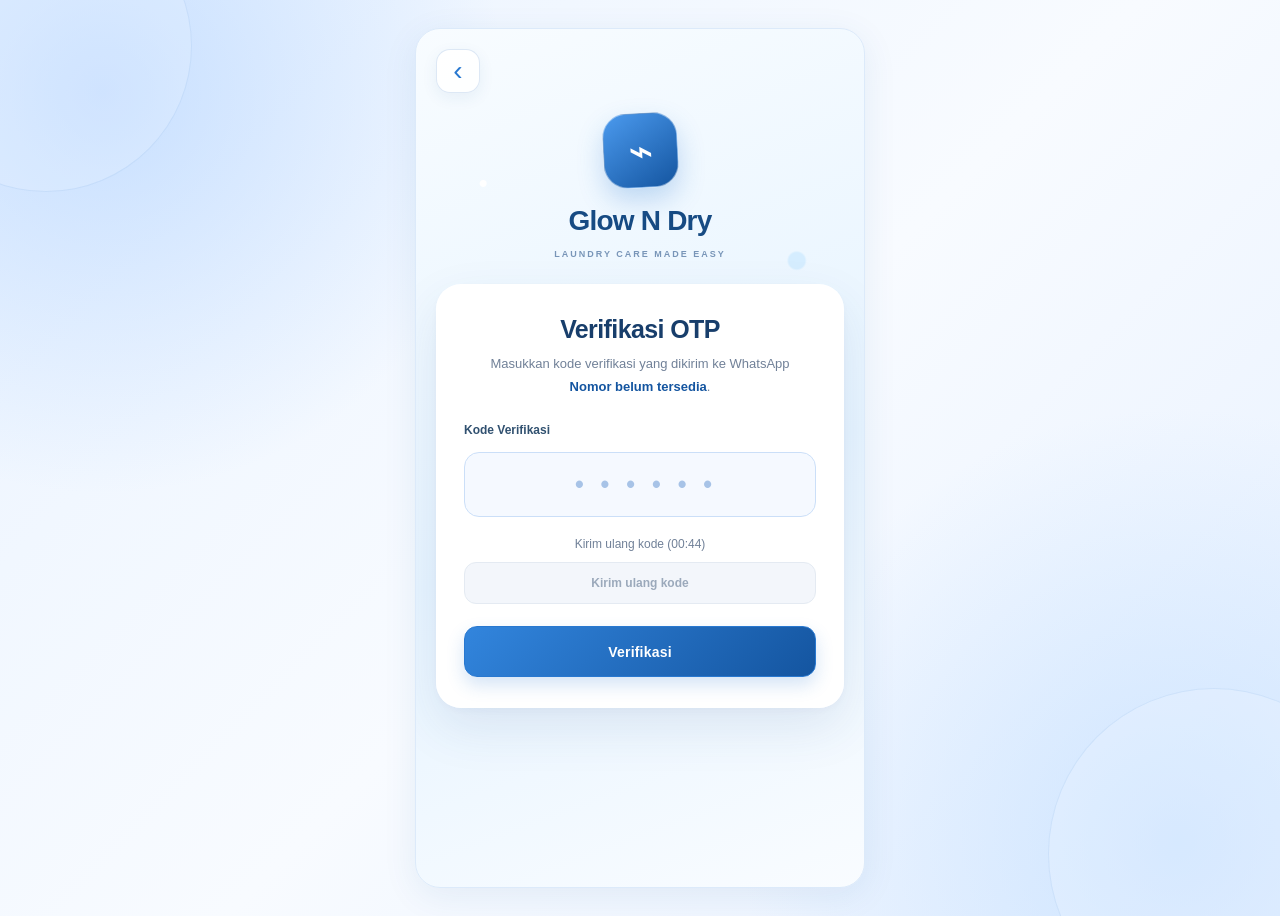
<file: glow-n-dry/pages/otp.html>
<!DOCTYPE html>
<html lang="id">
<head>
  <meta charset="UTF-8">
  <meta name="viewport" content="width=device-width, initial-scale=1.0">

  <title>Verifikasi OTP - Glow N Dry</title>

  <link rel="stylesheet" href="../css/style.css">
  <link rel="stylesheet" href="../css/auth.css">

  <style>
    :root {
      --otp-blue: #2878d0;
      --otp-blue-dark: #1455a0;
      --otp-blue-light: #eaf3ff;
      --otp-text: #183451;
      --otp-muted: #718198;
      --otp-border: #dce7f5;
    }

    * {
      box-sizing: border-box;
    }

    html {
      min-height: 100%;
      overflow-x: clip;
    }

    body.gnd-auth-body {
      position: relative;
      display: flex;
      align-items: center;
      justify-content: center;

      width: 100%;
      min-width: 0;
      min-height: 100vh;
      min-height: 100dvh;

      margin: 0 !important;
      padding: 28px 18px;

      overflow-x: clip;

      background:
        radial-gradient(
          circle at 8% 10%,
          rgba(148, 194, 255, 0.42),
          transparent 28%
        ),
        radial-gradient(
          circle at 92% 92%,
          rgba(169, 210, 255, 0.42),
          transparent 30%
        ),
        linear-gradient(
          135deg,
          #eaf3ff 0%,
          #f8fbff 52%,
          #e6f0ff 100%
        );

      color: var(--otp-text);
      font-family: "Segoe UI", Arial, sans-serif;
      -webkit-font-smoothing: antialiased;
    }

    /* DEKORASI LATAR */
    body.gnd-auth-body::before {
      content: "";
      position: fixed;
      top: -100px;
      left: -100px;
      width: 290px;
      height: 290px;
      border: 1px solid rgba(40, 120, 208, 0.1);
      border-radius: 50%;
      background: rgba(255, 255, 255, 0.15);
      pointer-events: none;
    }

    body.gnd-auth-body::after {
      content: "";
      position: fixed;
      right: -100px;
      bottom: -120px;
      width: 330px;
      height: 330px;
      border: 1px solid rgba(40, 120, 208, 0.1);
      border-radius: 50%;
      background: rgba(255, 255, 255, 0.18);
      pointer-events: none;
    }

    /* KONTENER UTAMA */
    .gnd-auth-screen {
      position: relative;
      z-index: 1;
      width: 100%;
      max-width: 450px;
      min-width: 0;
      margin: auto;
      padding: 20px;
      box-sizing: border-box;
    }

    /* TOMBOL KEMBALI */
    .gnd-auth-screen .gnd-back {
      display: inline-flex;
      align-items: center;
      justify-content: center;
      width: 44px;
      height: 44px;
      margin-bottom: 20px;

      border: 1px solid rgba(220, 231, 245, 0.95);
      border-radius: 14px;
      background: rgba(255, 255, 255, 0.9);
      color: var(--otp-blue-dark);

      font-size: 28px;
      text-decoration: none;

      box-shadow: 0 5px 16px rgba(35, 82, 140, 0.07);
      transition: transform 0.2s, background 0.2s;
    }

    .gnd-auth-screen .gnd-back:hover {
      transform: translateX(-3px);
      background: #eaf3ff;
    }

    /* BRAND */
    .gnd-auth-screen .gnd-auth-brand {
      display: flex;
      align-items: center;
      justify-content: center;
      flex-direction: column;
      gap: 12px;
      margin: 0 0 25px;
      text-align: center;
    }

    .gnd-auth-screen .gnd-auth-hanger {
      display: flex;
      align-items: center;
      justify-content: center;
      width: 75px;
      height: 75px;

      border: 1px solid rgba(255, 255, 255, 0.42);
      border-radius: 24px;
      background: linear-gradient(145deg, #4b9aee, #1455a0);
      color: #ffffff;
      font-size: 42px;

      box-shadow: 0 12px 26px rgba(40, 120, 208, 0.25);
      transform: rotate(-3deg);
    }

    .gnd-auth-screen .gnd-auth-brand h1 {
      margin: 0;
      color: #174b83;
      font-size: 28px;
      font-weight: 900;
      letter-spacing: -0.8px;
    }

    .gnd-auth-screen .gnd-auth-brand::after {
      content: "LAUNDRY CARE MADE EASY";
      color: #7895b8;
      font-size: 9px;
      font-weight: 850;
      letter-spacing: 2px;
    }

    /* KARTU OTP */
    .gnd-auth-screen .gnd-auth-content {
      width: 100%;
      min-width: 0;
      padding: 30px 27px;

      border: 1px solid rgba(255, 255, 255, 0.95);
      border-radius: 25px;
      background: rgba(255, 255, 255, 0.97);

      box-shadow:
        0 20px 50px rgba(35, 82, 140, 0.1),
        0 3px 10px rgba(35, 82, 140, 0.035);
    }

    .gnd-auth-screen .gnd-auth-content h2 {
      margin: 0 0 8px;
      color: #183e6b;
      font-size: 25px;
      font-weight: 900;
      letter-spacing: -0.6px;
    }

    .gnd-auth-screen .gnd-auth-subtitle {
      margin: 0 0 24px;
      color: var(--otp-muted);
      font-size: 13px;
      line-height: 1.8;
    }

    .gnd-auth-screen #otpPhone {
      display: inline-block;
      color: var(--otp-blue-dark);
      font-weight: 800;
      overflow-wrap: anywhere;
    }

    /* LABEL */
    .gnd-auth-screen #otpForm > label {
      display: block;
      margin: 18px 0 10px;
      color: #315170;
      font-size: 12px;
      font-weight: 800;
    }

    /* INPUT KODE OTP */
    .gnd-auth-screen #otpCode.gnd-otp-input {
      display: block;
      width: 100%;
      min-width: 0;
      min-height: 65px;
      padding: 15px 10px;

      border: 1.5px solid #cbdff8;
      border-radius: 15px;
      outline: none;

      background: #f5f9ff;
      color: #174b83;

      font-family: "Segoe UI", Arial, sans-serif;
      font-size: 25px;
      font-weight: 850;
      letter-spacing: 10px;
      text-align: center;

      transition: border-color 0.2s, box-shadow 0.2s, background 0.2s;
    }

    .gnd-auth-screen #otpCode.gnd-otp-input::placeholder {
      color: #a7c3e7;
      opacity: 1;
      letter-spacing: 5px;
    }

    .gnd-auth-screen #otpCode.gnd-otp-input:focus {
      border-color: var(--otp-blue);
      background: #ffffff;
      box-shadow: 0 0 0 4px rgba(40, 120, 208, 0.11);
    }

    /* TIMER OTP */
    .gnd-auth-screen .gnd-otp-timer {
      margin: 17px 0 8px;
      color: #718198;
      font-size: 12px;
      line-height: 1.7;
      text-align: center;
    }

    /* KIRIM ULANG */
    .gnd-auth-screen .gnd-resend-button {
      display: block;
      width: 100%;
      min-height: 42px;
      padding: 10px 14px;

      border: 1px solid #d5e6fb;
      border-radius: 12px;

      background: #edf5ff;
      color: var(--otp-blue);

      font-family: inherit;
      font-size: 12px;
      font-weight: 800;

      cursor: pointer;
      transition: background 0.2s, transform 0.2s;
    }

    .gnd-auth-screen .gnd-resend-button:hover:not(:disabled) {
      transform: translateY(-1px);
      background: #dfeeff;
    }

    .gnd-auth-screen .gnd-resend-button:disabled {
      border-color: #e4eaf2;
      background: #f3f6fb;
      color: #9ba9bb;
      cursor: not-allowed;
    }

    /* PESAN */
    .gnd-auth-screen .gnd-auth-message:empty {
      display: none;
    }

    .gnd-auth-screen .gnd-auth-message:not(:empty) {
      padding: 11px 13px;
      margin: 16px 0 0;

      border: 1px solid #d8e8fc;
      border-radius: 11px;
      background: #eff6ff;
      color: #245d9c;

      font-size: 12px;
      line-height: 1.7;
    }

    /* TOMBOL VERIFIKASI */
    .gnd-auth-screen .gnd-primary-button {
      display: flex;
      align-items: center;
      justify-content: center;

      width: 100%;
      min-height: 51px;
      padding: 14px 18px;
      margin-top: 22px;

      border: 1px solid #2878d0;
      border-radius: 13px;

      background: linear-gradient(135deg, #3285dd, #1455a0);
      color: #ffffff;

      font-family: inherit;
      font-size: 14px;
      font-weight: 850;
      letter-spacing: 0.2px;

      cursor: pointer;
      box-shadow: 0 8px 18px rgba(40, 120, 208, 0.2);

      transition: transform 0.2s, box-shadow 0.2s, filter 0.2s;
    }

    .gnd-auth-screen .gnd-primary-button:hover {
      transform: translateY(-2px);
      box-shadow: 0 12px 22px rgba(40, 120, 208, 0.27);
      filter: brightness(1.04);
    }

    .gnd-auth-screen .gnd-primary-button:active {
      transform: scale(0.99);
    }

    .gnd-auth-screen .gnd-primary-button:disabled {
      opacity: 0.7;
      cursor: not-allowed;
      transform: none;
    }

    /* MODE GELAP */
    body.gnd-dark-mode.gnd-auth-body {
      background:
        radial-gradient(
          circle at 8% 10%,
          rgba(35, 75, 130, 0.25),
          transparent 28%
        ),
        linear-gradient(135deg, #0b1220, #101b2e) !important;
      color: #e7eef9 !important;
    }

    body.gnd-dark-mode .gnd-auth-screen .gnd-auth-brand h1 {
      color: #dcecff !important;
    }

    body.gnd-dark-mode .gnd-auth-screen .gnd-auth-brand::after {
      color: #91aaca !important;
    }

    body.gnd-dark-mode .gnd-auth-screen .gnd-back {
      border-color: #2a3a52;
      background: #151f31;
      color: #9bc9ff;
    }

    body.gnd-dark-mode .gnd-auth-screen .gnd-auth-content {
      border-color: #2a3a52;
      background: #151f31;
      box-shadow: 0 20px 50px rgba(0, 0, 0, 0.2);
    }

    body.gnd-dark-mode .gnd-auth-screen .gnd-auth-content h2 {
      color: #e7f0ff !important;
    }

    body.gnd-dark-mode .gnd-auth-screen .gnd-auth-subtitle {
      color: #a8b8ce !important;
    }

    body.gnd-dark-mode .gnd-auth-screen #otpPhone {
      color: #9bc9ff !important;
    }

    body.gnd-dark-mode .gnd-auth-screen #otpForm > label {
      color: #c4d9f5 !important;
    }

    body.gnd-dark-mode .gnd-auth-screen #otpCode.gnd-otp-input {
      border-color: #354761;
      background: #0f1929;
      color: #e7eef9;
    }

    body.gnd-dark-mode .gnd-auth-screen #otpCode.gnd-otp-input::placeholder {
      color: #607c9e;
    }

    body.gnd-dark-mode .gnd-auth-screen #otpCode.gnd-otp-input:focus {
      border-color: #579ce9;
      background: #111e31;
    }

    body.gnd-dark-mode .gnd-auth-screen .gnd-otp-timer {
      color: #a8b8ce;
    }

    body.gnd-dark-mode .gnd-auth-screen .gnd-resend-button {
      border-color: #2b4565;
      background: #172943;
      color: #9bc9ff;
    }

    body.gnd-dark-mode .gnd-auth-screen .gnd-resend-button:disabled {
      border-color: #2a3a52;
      background: #182235;
      color: #75869f;
    }

    body.gnd-dark-mode .gnd-auth-screen .gnd-auth-message:not(:empty) {
      background: #101f34;
      border-color: #2a4464;
      color: #c4d9f5;
    }

    /* RESPONSIVE */
    @media (max-width: 480px) {
      body.gnd-auth-body {
        align-items: flex-start;
        padding: 15px 12px;
      }

      .gnd-auth-screen {
        max-width: 430px;
        padding: 8px;
      }

      .gnd-auth-screen .gnd-back {
        margin-bottom: 16px;
      }

      .gnd-auth-screen .gnd-auth-brand {
        margin-bottom: 20px;
      }

      .gnd-auth-screen .gnd-auth-hanger {
        width: 66px;
        height: 66px;
        border-radius: 21px;
        font-size: 36px;
      }

      .gnd-auth-screen .gnd-auth-brand h1 {
        font-size: 25px;
      }

      .gnd-auth-screen .gnd-auth-content {
        padding: 25px 21px;
        border-radius: 22px;
      }

      .gnd-auth-screen .gnd-auth-content h2 {
        font-size: 23px;
      }

      .gnd-auth-screen #otpCode.gnd-otp-input {
        min-height: 60px;
        font-size: 23px;
        letter-spacing: 7px;
      }
    }

    @media (prefers-reduced-motion: reduce) {
      .gnd-auth-screen * {
        transition: none !important;
      }
    }
  </style>
</head>

<body class="gnd-auth-body">

  <main class="gnd-auth-screen">

    <!-- KEMBALI -->
    <a href="register.html" class="gnd-back" aria-label="Kembali">
      ‹
    </a>

    <!-- BRAND -->
    <header class="gnd-auth-brand">
      <div class="gnd-auth-hanger" aria-hidden="true">⌁</div>
      <h1>Glow N Dry</h1>
    </header>

    <!-- FORM OTP -->
    <section class="gnd-auth-content">
      <h2>Verifikasi OTP</h2>

      <p class="gnd-auth-subtitle">
        Masukkan kode verifikasi yang dikirim ke WhatsApp
        <strong id="otpPhone">nomor kamu</strong>.
      </p>

      <form id="otpForm">

        <label for="otpCode">Kode Verifikasi</label>

        <input
          type="text"
          id="otpCode"
          class="gnd-otp-input"
          inputmode="numeric"
          autocomplete="one-time-code"
          maxlength="6"
          pattern="[0-9]{6}"
          placeholder="• • • • • •"
          aria-describedby="otpTimer otpMessage"
          required
        >

        <p class="gnd-otp-timer" id="otpTimer">
          Kirim ulang kode (00:45)
        </p>

        <button
          type="button"
          id="resendOtp"
          class="gnd-resend-button"
          disabled
        >
          Kirim ulang kode
        </button>

        <p
          id="otpMessage"
          class="gnd-auth-message"
          role="status"
          aria-live="polite"
        ></p>

        <button type="submit" class="gnd-primary-button">
          Verifikasi
        </button>

      </form>
    </section>

  </main>

  <script src="../js/auth.js"></script>
  <script src="../js/theme.js"></script>

</body>
</html>
</file>
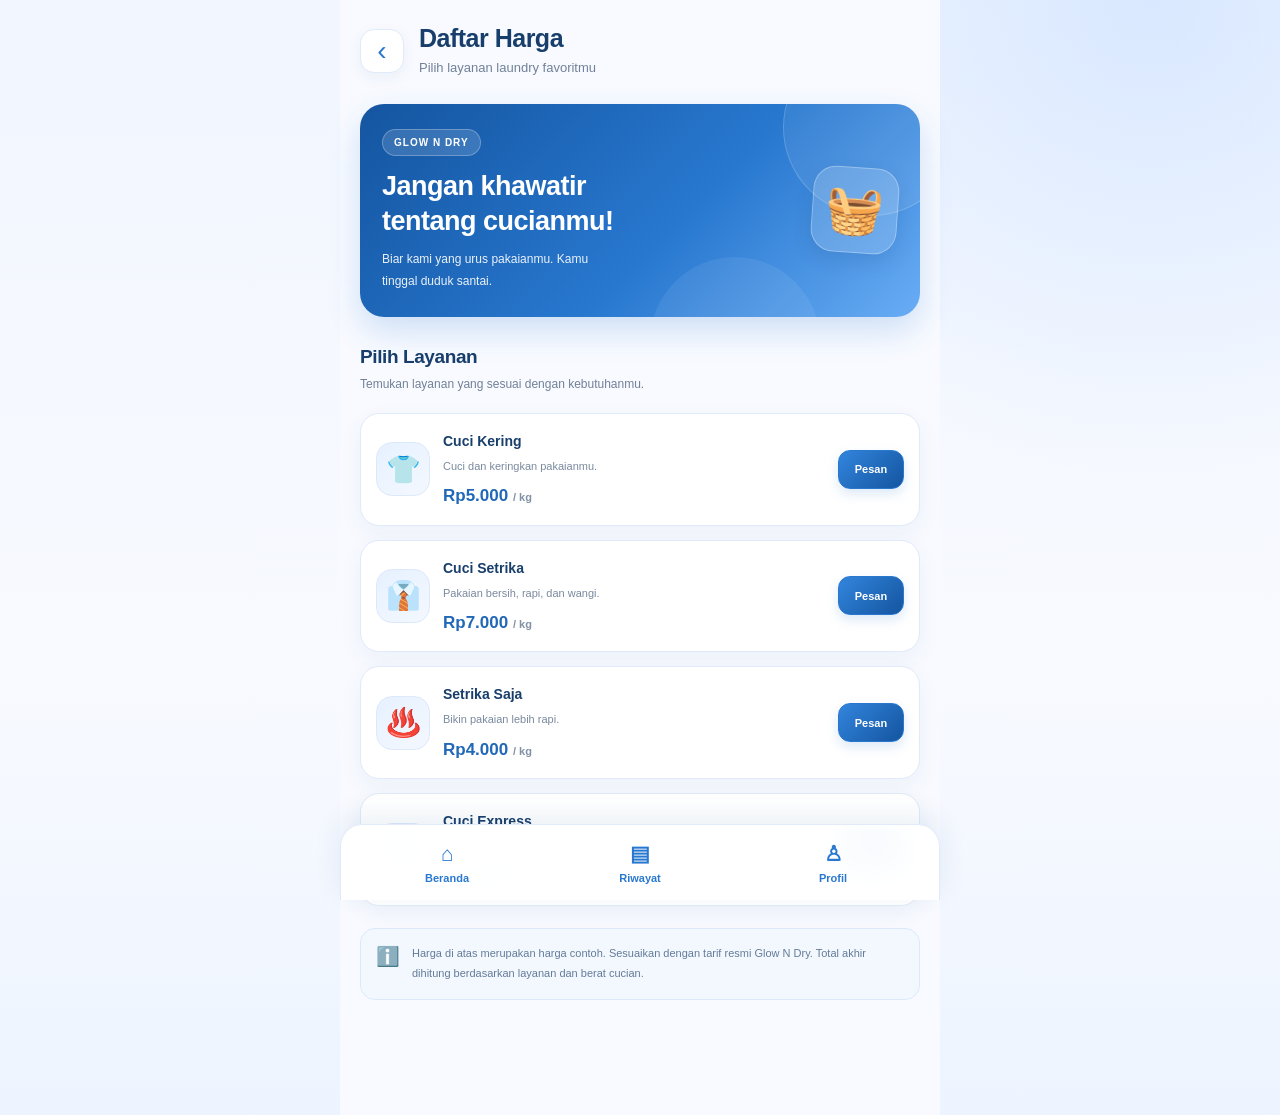
<file: glow-n-dry/pages/price-list.html>
<!DOCTYPE html>
<html lang="id">
<head>
  <meta charset="UTF-8">
  <meta name="viewport" content="width=device-width, initial-scale=1.0">
  <meta name="theme-color" content="#2563eb">

  <title>Daftar Harga - Glow N Dry</title>

  <link rel="stylesheet" href="../css/style.css">
  <link rel="stylesheet" href="../css/dashboard.css">

  <style>
    * {
      box-sizing: border-box;
    }

    :root {
      --blue: #2878d0;
      --blue-dark: #1455a0;
      --blue-light: #eaf3ff;
      --text: #183451;
      --muted: #718198;
      --border: #e0eafa;
      --surface: #ffffff;
      --soft: #f8fbff;
    }

    html {
      width: 100%;
      overflow-x: clip;
      scroll-behavior: smooth;
    }

    body.gnd-price-body {
      min-height: 100vh;
      margin: 0;
      padding: 0;
      overflow-x: clip;
      background:
        radial-gradient(circle at 90% 0%,
          rgba(181, 211, 255, 0.4), transparent 30%),
        linear-gradient(180deg, #f1f6ff, #f8faff 60%, #edf4ff);
      color: var(--text);
      font-family: "Segoe UI", Arial, sans-serif;
      -webkit-font-smoothing: antialiased;
    }

    .gnd-price-page {
      width: 100%;
      max-width: 600px;
      min-height: 100vh;
      margin: 0 auto;
      padding: 24px 20px 115px;
    }

    /* HEADER */
    .gnd-page-header {
      display: flex;
      align-items: center;
      gap: 15px;
      margin-bottom: 25px;
    }

    .gnd-page-back {
      display: flex;
      align-items: center;
      justify-content: center;
      flex: 0 0 44px;
      width: 44px;
      height: 44px;
      border: 1px solid var(--border);
      border-radius: 14px;
      background: var(--surface);
      color: var(--blue);
      font-size: 28px;
      text-decoration: none;
      box-shadow: 0 5px 15px rgba(35, 82, 140, 0.06);
      transition: background 0.2s, transform 0.2s;
    }

    .gnd-page-back:hover {
      background: var(--blue-light);
      transform: translateX(-2px);
    }

    .gnd-page-header h1 {
      margin: 0 0 5px;
      color: #183e6b;
      font-size: 25px;
      font-weight: 850;
      letter-spacing: -0.5px;
    }

    .gnd-page-header p {
      margin: 0;
      color: var(--muted);
      font-size: 13px;
      line-height: 1.6;
    }

    /* BANNER */
    .gnd-price-banner {
      position: relative;
      display: flex;
      align-items: center;
      justify-content: space-between;
      gap: 12px;
      min-height: 200px;
      padding: 25px 22px;
      margin-bottom: 29px;
      overflow: hidden;
      border-radius: 24px;
      background: linear-gradient(135deg, #1455a0, #2878d0 57%, #69adf5);
      color: #ffffff;
      box-shadow: 0 14px 32px rgba(40, 120, 208, 0.2);
    }

    .gnd-price-banner::before {
      content: "";
      position: absolute;
      top: -65px;
      right: -40px;
      width: 175px;
      height: 175px;
      border: 1px solid rgba(255, 255, 255, 0.17);
      border-radius: 50%;
      background: rgba(255, 255, 255, 0.08);
      pointer-events: none;
    }

    .gnd-price-banner::after {
      content: "";
      position: absolute;
      right: 100px;
      bottom: -110px;
      width: 170px;
      height: 170px;
      border-radius: 50%;
      background: rgba(255, 255, 255, 0.07);
      pointer-events: none;
    }

    .gnd-price-banner-content {
      position: relative;
      z-index: 1;
      flex: 1;
      min-width: 0;
    }

    .gnd-price-tag {
      display: inline-flex;
      padding: 7px 11px;
      margin-bottom: 13px;
      border: 1px solid rgba(255, 255, 255, 0.26);
      border-radius: 999px;
      background: rgba(255, 255, 255, 0.14);
      color: #ffffff;
      font-size: 10px;
      font-weight: 850;
      letter-spacing: 1px;
    }

    .gnd-price-banner h2 {
      margin: 0 0 10px;
      color: #ffffff;
      font-size: clamp(22px, 5vw, 27px);
      font-weight: 850;
      line-height: 1.3;
      letter-spacing: -0.5px;
    }

    .gnd-price-banner p {
      max-width: 230px;
      margin: 0;
      color: rgba(255, 255, 255, 0.91);
      font-size: 12px;
      line-height: 1.8;
    }

    .gnd-price-illustration {
      position: relative;
      z-index: 1;
      display: flex;
      align-items: center;
      justify-content: center;
      flex: 0 0 86px;
      width: 86px;
      height: 86px;
      border: 1px solid rgba(255, 255, 255, 0.3);
      border-radius: 23px;
      background: rgba(255, 255, 255, 0.17);
      font-size: 47px;
      box-shadow: 0 8px 20px rgba(9, 43, 91, 0.12);
      transform: rotate(4deg);
    }

    /* JUDUL LAYANAN */
    .gnd-price-section h2 {
      margin: 0 0 6px;
      color: #183e6b;
      font-size: 19px;
      font-weight: 850;
      letter-spacing: -0.4px;
    }

    .gnd-price-description {
      margin: 0 0 18px;
      color: var(--muted);
      font-size: 12px;
      line-height: 1.7;
    }

    /* KARTU HARGA */
    .gnd-price-list {
      display: flex;
      flex-direction: column;
      gap: 14px;
      width: 100%;
    }

    .gnd-price-card {
      display: flex;
      align-items: center;
      gap: 13px;
      width: 100%;
      min-width: 0;
      padding: 17px 15px;
      border: 1px solid var(--border);
      border-radius: 19px;
      background: var(--surface);
      box-shadow: 0 8px 23px rgba(37, 87, 148, 0.055);
      transition: transform 0.2s, box-shadow 0.2s, border-color 0.2s;
    }

    .gnd-price-card:hover {
      transform: translateY(-2px);
      border-color: #c7defb;
      box-shadow: 0 12px 27px rgba(37, 87, 148, 0.09);
    }

    .gnd-price-icon {
      display: flex;
      align-items: center;
      justify-content: center;
      flex: 0 0 54px;
      width: 54px;
      height: 54px;
      border: 1px solid #dce9fa;
      border-radius: 16px;
      background: linear-gradient(145deg, #e6f1ff, #f4f8ff);
      color: var(--blue);
      font-size: 28px;
    }

    .gnd-price-info {
      flex: 1;
      min-width: 0;
    }

    .gnd-price-info h3 {
      margin: 0 0 5px;
      color: #183e6b;
      font-size: 14px;
      font-weight: 850;
      line-height: 1.5;
      overflow-wrap: anywhere;
    }

    .gnd-price-info p {
      margin: 0 0 9px;
      color: #7a899e;
      font-size: 11px;
      line-height: 1.65;
    }

    .gnd-price-info strong {
      color: #2168b8;
      font-size: 17px;
      font-weight: 850;
      line-height: 1.4;
    }

    .gnd-price-info strong small {
      color: #8291a5;
      font-size: 11px;
      font-weight: 600;
    }

    /* TOMBOL PESAN */
    .gnd-order-button {
      display: inline-flex;
      align-items: center;
      justify-content: center;
      flex: 0 0 auto;
      min-width: 66px;
      min-height: 39px;
      padding: 10px 13px;
      border: 1px solid #2878d0;
      border-radius: 12px;
      background: linear-gradient(135deg, #3285dd, #1455a0);
      color: #ffffff;
      font-family: inherit;
      font-size: 11px;
      font-weight: 850;
      cursor: pointer;
      box-shadow: 0 5px 12px rgba(40, 120, 208, 0.16);
      transition: transform 0.2s, box-shadow 0.2s, filter 0.2s;
    }

    .gnd-order-button:hover {
      transform: translateY(-2px);
      box-shadow: 0 8px 17px rgba(40, 120, 208, 0.24);
      filter: brightness(1.05);
    }

    .gnd-order-button:active {
      transform: scale(0.97);
    }

    .gnd-order-button:focus-visible,
    .gnd-page-back:focus-visible,
    .gnd-nav-item:focus-visible {
      outline: 3px solid rgba(40, 120, 208, 0.3);
      outline-offset: 3px;
    }

    /* CATATAN */
    .gnd-price-note {
      display: flex;
      align-items: flex-start;
      gap: 12px;
      width: 100%;
      padding: 15px;
      margin-top: 22px;
      border: 1px solid #dce9fa;
      border-radius: 15px;
      background: #f3f8ff;
    }

    .gnd-price-note > span {
      flex: 0 0 auto;
      font-size: 19px;
      line-height: 1.4;
    }

    .gnd-price-note p {
      margin: 0;
      color: #637b98;
      font-size: 11px;
      line-height: 1.8;
    }

    /* NAVIGASI BAWAH */
    body.gnd-price-body .gnd-bottom-nav {
      position: fixed !important;
      z-index: 100;
      left: 50% !important;
      right: auto !important;
      bottom: 0 !important;
      transform: translateX(-50%) !important;
      display: flex;
      align-items: stretch;
      justify-content: space-around;
      gap: 5px;
      width: 100% !important;
      max-width: 600px !important;
      min-width: 0 !important;
      min-height: 76px;
      padding: 10px 12px calc(10px + env(safe-area-inset-bottom));
      margin: 0 !important;
      border: 1px solid var(--border);
      border-bottom: 0;
      border-radius: 22px 22px 0 0;
      background: rgba(255, 255, 255, 0.97);
      box-shadow: 0 -8px 28px rgba(37, 87, 148, 0.09);
      backdrop-filter: blur(14px);
    }

    .gnd-nav-item {
      display: flex;
      align-items: center;
      justify-content: center;
      flex: 1 1 0;
      flex-direction: column;
      gap: 5px;
      min-width: 0;
      padding: 5px 2px;
      border-radius: 13px;
      color: #8593a8;
      font-size: 11px;
      font-weight: 700;
      text-decoration: none;
      transition: color 0.2s, background 0.2s;
    }

    .gnd-nav-icon {
      font-size: 21px;
      line-height: 1.2;
    }

    .gnd-nav-item:hover,
    .gnd-nav-item.active {
      background: #f0f6ff;
      color: #1455a0;
    }

    /* DARK MODE */
    body.gnd-dark-mode.gnd-price-body {
      color-scheme: dark;
      background: #0b1220;
      color: #e7eef9;
    }

    body.gnd-dark-mode .gnd-page-header h1,
    body.gnd-dark-mode .gnd-price-section h2,
    body.gnd-dark-mode .gnd-price-info h3 {
      color: #e7f0ff;
    }

    body.gnd-dark-mode .gnd-page-header p,
    body.gnd-dark-mode .gnd-price-description {
      color: #a8b8ce;
    }

    body.gnd-dark-mode .gnd-page-back {
      background: #151f31;
      color: #86bdff;
      border-color: #2a3a52;
    }

    body.gnd-dark-mode .gnd-price-card {
      background: #151f31;
      border-color: #2a3a52;
      box-shadow: 0 8px 24px rgba(0, 0, 0, 0.15);
    }

    body.gnd-dark-mode .gnd-price-info p,
    body.gnd-dark-mode .gnd-price-info strong small {
      color: #a8b8ce;
    }

    body.gnd-dark-mode .gnd-price-info strong {
      color: #9bc9ff;
    }

    body.gnd-dark-mode .gnd-price-icon {
      background: #1b3150;
      border-color: #2a4568;
      color: #9bc9ff;
    }

    body.gnd-dark-mode .gnd-price-note {
      background: #101f34;
      border-color: #2a4464;
    }

    body.gnd-dark-mode .gnd-price-note p {
      color: #c4d9f5;
    }

    body.gnd-dark-mode.gnd-price-body .gnd-bottom-nav {
      background: rgba(13, 22, 37, 0.98);
      border-color: #2a3a52;
      box-shadow: 0 -8px 28px rgba(0, 0, 0, 0.22);
    }

    body.gnd-dark-mode .gnd-nav-item {
      color: #93a5bd;
    }

    body.gnd-dark-mode .gnd-nav-item:hover,
    body.gnd-dark-mode .gnd-nav-item.active {
      background: #192a43;
      color: #75b4ff;
    }

    /* RESPONSIVE */
    @media (max-width: 600px) {
      .gnd-price-page {
        padding: 20px 15px 110px;
      }

      .gnd-page-header h1 {
        font-size: 23px;
      }

      .gnd-price-banner {
        min-height: 185px;
        padding: 21px 17px;
        border-radius: 21px;
      }

      .gnd-price-illustration {
        flex-basis: 69px;
        width: 69px;
        height: 69px;
        border-radius: 19px;
        font-size: 38px;
      }

      .gnd-price-card {
        gap: 10px;
        padding: 14px 11px;
        border-radius: 17px;
      }

      .gnd-price-icon {
        flex-basis: 45px;
        width: 45px;
        height: 45px;
        border-radius: 13px;
        font-size: 24px;
      }

      .gnd-price-info h3 {
        font-size: 13px;
      }

      .gnd-price-info p {
        font-size: 10px;
      }

      .gnd-price-info strong {
        font-size: 15px;
      }

      .gnd-order-button {
        min-width: 56px;
        min-height: 36px;
        padding: 9px 10px;
        font-size: 10px;
      }

      body.gnd-price-body .gnd-bottom-nav {
        max-width: 100% !important;
      }
    }

    @media (max-width: 360px) {
      .gnd-price-page {
        padding-right: 12px;
        padding-left: 12px;
      }

      .gnd-price-card {
        gap: 8px;
        padding: 12px 9px;
      }

      .gnd-price-icon {
        flex-basis: 40px;
        width: 40px;
        height: 40px;
        font-size: 21px;
      }

      .gnd-order-button {
        min-width: 49px;
        padding: 8px;
      }

      .gnd-price-illustration {
        flex-basis: 57px;
        width: 57px;
        height: 57px;
        font-size: 32px;
      }
    }

    @media (prefers-reduced-motion: reduce) {
      *,
      *::before,
      *::after {
        transition: none !important;
        scroll-behavior: auto !important;
      }
    }
  </style>
</head>

<body class="gnd-price-body">

  <main class="gnd-price-page">

    <!-- HEADER -->
    <header class="gnd-page-header">
      <a href="home.html" class="gnd-page-back" aria-label="Kembali">
        ‹
      </a>

      <div>
        <h1>Daftar Harga</h1>
        <p>Pilih layanan laundry favoritmu</p>
      </div>
    </header>

    <!-- BANNER -->
    <section class="gnd-price-banner">
      <div class="gnd-price-banner-content">
        <span class="gnd-price-tag">GLOW N DRY</span>

        <h2>Jangan khawatir<br>tentang cucianmu!</h2>

        <p>
          Biar kami yang urus pakaianmu.
          Kamu tinggal duduk santai.
        </p>
      </div>

      <div class="gnd-price-illustration" aria-hidden="true">
        🧺
      </div>
    </section>

    <!-- DAFTAR LAYANAN -->
    <section class="gnd-price-section">
      <h2>Pilih Layanan</h2>

      <p class="gnd-price-description">
        Temukan layanan yang sesuai dengan kebutuhanmu.
      </p>

      <div class="gnd-price-list">

        <article class="gnd-price-card">
          <div class="gnd-price-icon" aria-hidden="true">👕</div>

          <div class="gnd-price-info">
            <h3>Cuci Kering</h3>
            <p>Cuci dan keringkan pakaianmu.</p>
            <strong>Rp5.000 <small>/ kg</small></strong>
          </div>

          <button
            type="button"
            class="gnd-order-button"
            data-service="Cuci Kering"
            data-price="5000">
            Pesan
          </button>
        </article>

        <article class="gnd-price-card">
          <div class="gnd-price-icon" aria-hidden="true">👔</div>

          <div class="gnd-price-info">
            <h3>Cuci Setrika</h3>
            <p>Pakaian bersih, rapi, dan wangi.</p>
            <strong>Rp7.000 <small>/ kg</small></strong>
          </div>

          <button
            type="button"
            class="gnd-order-button"
            data-service="Cuci Setrika"
            data-price="7000">
            Pesan
          </button>
        </article>

        <article class="gnd-price-card">
          <div class="gnd-price-icon" aria-hidden="true">♨️</div>

          <div class="gnd-price-info">
            <h3>Setrika Saja</h3>
            <p>Bikin pakaian lebih rapi.</p>
            <strong>Rp4.000 <small>/ kg</small></strong>
          </div>

          <button
            type="button"
            class="gnd-order-button"
            data-service="Setrika"
            data-price="4000">
            Pesan
          </button>
        </article>

        <article class="gnd-price-card">
          <div class="gnd-price-icon" aria-hidden="true">🫧</div>

          <div class="gnd-price-info">
            <h3>Cuci Express</h3>
            <p>Layanan cepat untuk kebutuhanmu.</p>
            <strong>Rp10.000 <small>/ kg</small></strong>
          </div>

          <button
            type="button"
            class="gnd-order-button"
            data-service="Express"
            data-price="10000">
            Pesan
          </button>
        </article>

      </div>
    </section>

    <!-- CATATAN HARGA -->
    <section class="gnd-price-note">
      <span aria-hidden="true">ℹ️</span>

      <p>
        Harga di atas merupakan harga contoh. Sesuaikan dengan tarif
        resmi Glow N Dry. Total akhir dihitung berdasarkan layanan
        dan berat cucian.
      </p>
    </section>

    <!-- NAVIGASI BAWAH -->
    <nav class="gnd-bottom-nav" aria-label="Navigasi utama">
      <a href="home.html" class="gnd-nav-item">
        <span class="gnd-nav-icon" aria-hidden="true">⌂</span>
        <span>Beranda</span>
      </a>

      <a href="history.html" class="gnd-nav-item">
        <span class="gnd-nav-icon" aria-hidden="true">▤</span>
        <span>Riwayat</span>
      </a>

      <a href="profile.html" class="gnd-nav-item">
        <span class="gnd-nav-icon" aria-hidden="true">♙</span>
        <span>Profil</span>
      </a>
    </nav>

  </main>

  <script src="../js/orders.js"></script>
  <script src="../js/theme.js"></script>
</body>
</html>
</file>
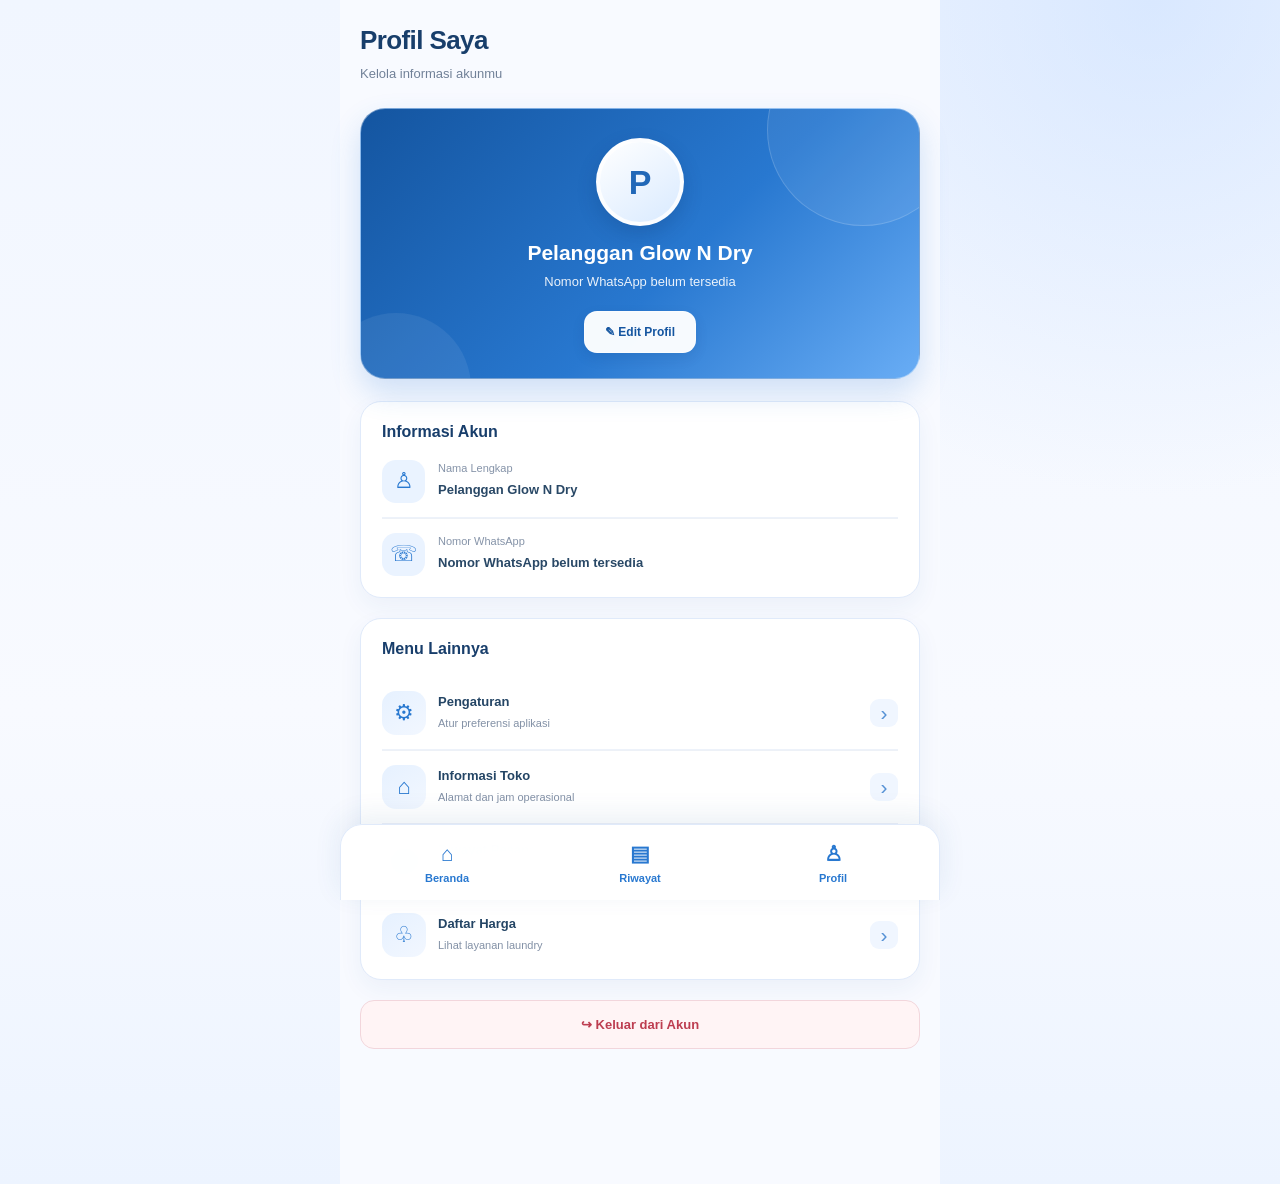
<file: glow-n-dry/pages/profile.html>
<!DOCTYPE html>
<html lang="id">
<head>
  <meta charset="UTF-8">
  <meta name="viewport" content="width=device-width, initial-scale=1.0">

  <title>Profil Saya - Glow N Dry</title>

  <link rel="stylesheet" href="../css/style.css">
  <link rel="stylesheet" href="../css/dashboard.css">

  <style>
    :root {
      --profile-blue: #2878d0;
      --profile-blue-dark: #1455a0;
      --profile-blue-light: #eaf3ff;
      --profile-text: #183451;
      --profile-muted: #718198;
      --profile-border: #e0eafa;
    }

    * {
      box-sizing: border-box;
    }

    html {
      width: 100%;
      max-width: 100%;
      overflow-x: clip;
    }

    body.gnd-profile-body {
      width: 100%;
      min-width: 0;
      max-width: 100%;
      min-height: 100vh;
      margin: 0 !important;
      padding: 0 !important;
      overflow-x: clip;
      background:
        radial-gradient(
          circle at 90% 0%,
          rgba(181, 211, 255, 0.4),
          transparent 30%
        ),
        linear-gradient(180deg, #f1f6ff, #f8faff 60%, #edf4ff);
      color: var(--profile-text);
      font-family: "Segoe UI", Arial, sans-serif;
      -webkit-font-smoothing: antialiased;
    }

    body.gnd-profile-body > .gnd-profile-page {
      position: relative;
      left: auto;
      right: auto;
      transform: none;
      width: 100%;
      max-width: 600px;
      min-width: 0;
      min-height: 100vh;
      margin: 0 auto !important;
      padding: 25px 20px 115px;
      box-sizing: border-box;
    }

    /* HEADER */

    .gnd-profile-page .gnd-profile-header {
      margin: 0 0 23px;
    }

    .gnd-profile-page .gnd-profile-header h1 {
      margin: 0 0 7px;
      color: #183e6b;
      font-size: 26px;
      font-weight: 850;
      letter-spacing: -0.6px;
    }

    .gnd-profile-page .gnd-profile-header p {
      margin: 0;
      color: var(--profile-muted);
      font-size: 13px;
      line-height: 1.7;
    }

    /* PROFILE HERO */

    .gnd-profile-page .gnd-profile-hero {
      position: relative;
      display: flex;
      flex-direction: column;
      align-items: center;
      overflow: hidden;
      padding: 29px 20px 25px;
      margin-bottom: 22px;
      border: 1px solid rgba(255, 255, 255, 0.4);
      border-radius: 25px;
      background: linear-gradient(
        135deg,
        #1455a0 0%,
        #2878d0 57%,
        #69adf5 100%
      );
      text-align: center;
      box-shadow: 0 14px 30px rgba(40, 120, 208, 0.2);
    }

    .gnd-profile-page .gnd-profile-hero::before {
      content: "";
      position: absolute;
      top: -75px;
      right: -40px;
      width: 190px;
      height: 190px;
      border: 1px solid rgba(255, 255, 255, 0.16);
      border-radius: 50%;
      background: rgba(255, 255, 255, 0.07);
      pointer-events: none;
    }

    .gnd-profile-page .gnd-profile-hero::after {
      content: "";
      position: absolute;
      bottom: -85px;
      left: -40px;
      width: 150px;
      height: 150px;
      border-radius: 50%;
      background: rgba(255, 255, 255, 0.07);
      pointer-events: none;
    }

    .gnd-profile-page .gnd-profile-avatar {
      position: relative;
      z-index: 1;
      display: flex;
      align-items: center;
      justify-content: center;
      width: 88px;
      height: 88px;
      margin-bottom: 15px;
      border: 4px solid rgba(255, 255, 255, 0.85);
      border-radius: 50%;
      background: linear-gradient(145deg, #ffffff, #d9eaff);
      color: #2168b8;
      font-size: 34px;
      font-weight: 850;
      text-transform: uppercase;
      box-shadow: 0 8px 20px rgba(10, 47, 94, 0.2);
    }

    .gnd-profile-page .gnd-profile-hero h2 {
      position: relative;
      z-index: 1;
      max-width: 100%;
      margin: 0 0 7px;
      color: #ffffff;
      font-size: 21px;
      font-weight: 850;
      overflow-wrap: anywhere;
    }

    .gnd-profile-page .gnd-profile-hero p {
      position: relative;
      z-index: 1;
      max-width: 100%;
      margin: 0 0 18px;
      color: rgba(255, 255, 255, 0.9);
      font-size: 13px;
      line-height: 1.6;
      overflow-wrap: anywhere;
    }

    .gnd-profile-page .gnd-profile-edit {
      position: relative;
      z-index: 1;
      display: inline-flex;
      align-items: center;
      justify-content: center;
      gap: 8px;
      min-height: 42px;
      padding: 11px 20px;
      border: 1px solid rgba(255, 255, 255, 0.55);
      border-radius: 13px;
      background: rgba(255, 255, 255, 0.96);
      color: #1455a0;
      font-family: inherit;
      font-size: 12px;
      font-weight: 800;
      cursor: pointer;
      box-shadow: 0 5px 13px rgba(8, 43, 90, 0.1);
      transition: transform 0.2s, background 0.2s;
    }

    .gnd-profile-page .gnd-profile-edit:hover {
      transform: translateY(-2px);
      background: #eaf3ff;
    }

    /* KARTU INFORMASI DAN MENU */

    .gnd-profile-page .gnd-profile-info,
    .gnd-profile-page .gnd-profile-menu {
      width: 100%;
      min-width: 0;
      padding: 21px;
      margin-bottom: 20px;
      border: 1px solid var(--profile-border);
      border-radius: 21px;
      background: #ffffff;
      box-shadow: 0 9px 25px rgba(37, 87, 148, 0.06);
    }

    .gnd-profile-page .gnd-profile-info h3,
    .gnd-profile-page .gnd-profile-menu h3 {
      margin: 0 0 19px;
      color: #183e6b;
      font-size: 16px;
      font-weight: 850;
    }

    .gnd-profile-page .gnd-profile-info-row {
      display: flex;
      align-items: center;
      gap: 13px;
      min-width: 0;
      padding: 14px 0;
      border-bottom: 1px solid #edf2fa;
    }

    .gnd-profile-page .gnd-profile-info-row:first-of-type {
      padding-top: 0;
    }

    .gnd-profile-page .gnd-profile-info-row:last-child {
      padding-bottom: 0;
      border-bottom: none;
    }

    .gnd-profile-page .gnd-profile-info-icon {
      display: flex;
      align-items: center;
      justify-content: center;
      flex: 0 0 43px;
      width: 43px;
      height: 43px;
      border-radius: 14px;
      background: #eaf3ff;
      color: #2878d0;
      font-size: 22px;
    }

    .gnd-profile-page .gnd-profile-info-row > div {
      display: flex;
      flex: 1;
      flex-direction: column;
      gap: 6px;
      min-width: 0;
    }

    .gnd-profile-page .gnd-profile-info-row small {
      color: #8593a8;
      font-size: 11px;
    }

    .gnd-profile-page .gnd-profile-info-row strong {
      color: #294866;
      font-size: 13px;
      font-weight: 750;
      line-height: 1.6;
      overflow-wrap: anywhere;
    }

    /* MENU PROFIL */

    .gnd-profile-page .gnd-profile-menu {
      padding-bottom: 8px;
    }

    .gnd-profile-page .gnd-profile-menu-item {
      display: flex;
      align-items: center;
      gap: 12px;
      min-width: 0;
      padding: 14px 0;
      border-bottom: 1px solid #edf2fa;
      color: var(--profile-text);
      text-decoration: none;
      transition: background 0.2s;
    }

    .gnd-profile-page .gnd-profile-menu-item:last-child {
      border-bottom: none;
    }

    .gnd-profile-page .gnd-profile-menu-item:hover {
      background: #f8fbff;
    }

    .gnd-profile-page .gnd-menu-icon {
      display: flex;
      align-items: center;
      justify-content: center;
      flex: 0 0 44px;
      width: 44px;
      height: 44px;
      border-radius: 14px;
      background: linear-gradient(145deg, #e6f1ff, #f2f7ff);
      color: #2878d0;
      font-size: 22px;
    }

    .gnd-profile-page .gnd-menu-text {
      display: flex;
      flex: 1;
      flex-direction: column;
      gap: 6px;
      min-width: 0;
    }

    .gnd-profile-page .gnd-menu-text strong {
      color: #244565;
      font-size: 13px;
      font-weight: 800;
    }

    .gnd-profile-page .gnd-menu-text small {
      color: #8391a6;
      font-size: 11px;
      line-height: 1.5;
    }

    .gnd-profile-page .gnd-menu-arrow {
      display: flex;
      align-items: center;
      justify-content: center;
      flex: 0 0 28px;
      width: 28px;
      height: 28px;
      border-radius: 9px;
      background: #f0f6ff;
      color: #5591d5;
      font-size: 21px;
      transition: transform 0.2s;
    }

    .gnd-profile-page .gnd-profile-menu-item:hover .gnd-menu-arrow {
      transform: translateX(3px);
    }

    /* TOMBOL KELUAR */

    .gnd-profile-page .gnd-profile-logout {
      display: flex;
      align-items: center;
      justify-content: center;
      gap: 9px;
      width: 100%;
      min-height: 49px;
      padding: 13px 18px;
      margin: 0 0 20px;
      border: 1px solid #f2d6dc;
      border-radius: 14px;
      background: #fff4f5;
      color: #bd3d50;
      font-family: inherit;
      font-size: 13px;
      font-weight: 850;
      cursor: pointer;
      transition: background 0.2s, transform 0.2s;
    }

    .gnd-profile-page .gnd-profile-logout:hover {
      transform: translateY(-1px);
      background: #ffe8ec;
    }

    /* NAVIGASI BAWAH */

    body.gnd-profile-body .gnd-bottom-nav {
      position: fixed !important;
      z-index: 100;
      left: 50% !important;
      right: auto !important;
      bottom: 0 !important;
      transform: translateX(-50%) !important;

      display: flex;
      align-items: stretch;
      justify-content: space-around;
      gap: 5px;

      width: 100% !important;
      max-width: 600px !important;
      min-width: 0 !important;
      min-height: 76px;

      padding: 10px 12px calc(10px + env(safe-area-inset-bottom));
      margin: 0 !important;

      border: 1px solid #e0eafa;
      border-bottom: none;
      border-radius: 22px 22px 0 0;

      background: rgba(255, 255, 255, 0.97);
      box-shadow: 0 -8px 28px rgba(37, 87, 148, 0.09);
      backdrop-filter: blur(14px);
    }

    .gnd-profile-page .gnd-nav-item {
      display: flex;
      align-items: center;
      justify-content: center;
      flex: 1 1 0;
      flex-direction: column;
      gap: 5px;
      min-width: 0;
      padding: 5px 2px;
      border-radius: 13px;
      color: #8593a8;
      font-size: 11px;
      font-weight: 700;
      text-decoration: none;
      transition: color 0.2s, background 0.2s;
    }

    .gnd-profile-page .gnd-nav-icon {
      font-size: 21px;
      line-height: 1.2;
    }

    .gnd-profile-page .gnd-nav-item.active {
      color: #2878d0;
    }

    .gnd-profile-page .gnd-nav-item:hover {
      background: #f0f6ff;
      color: #1455a0;
    }

    /* MODAL EDIT PROFIL */

    .gnd-profile-body .gnd-modal-overlay[hidden] {
      display: none !important;
    }

    .gnd-profile-body .gnd-modal-overlay {
      position: fixed;
      z-index: 1000;
      inset: 0;
      display: flex;
      align-items: center;
      justify-content: center;
      overflow-y: auto;
      padding: 20px;
      background: rgba(17, 42, 76, 0.52);
      backdrop-filter: blur(5px);
    }

    .gnd-profile-body .gnd-profile-modal {
      width: 100%;
      max-width: 420px;
      max-height: calc(100vh - 40px);
      overflow-y: auto;
      padding: 25px;
      border: 1px solid #e0eafa;
      border-radius: 23px;
      background: #ffffff;
      box-shadow: 0 20px 60px rgba(13, 45, 86, 0.2);
    }

    .gnd-profile-modal h2 {
      margin: 0 0 22px;
      color: #183e6b;
      font-size: 22px;
      font-weight: 850;
    }

    .gnd-profile-modal label {
      display: block;
      margin: 16px 0 8px;
      color: #375573;
      font-size: 12px;
      font-weight: 750;
    }

    .gnd-profile-modal input {
      display: block;
      box-sizing: border-box;
      width: 100%;
      min-height: 46px;
      padding: 12px 13px;
      border: 1px solid #d6e3f5;
      border-radius: 12px;
      outline: none;
      background: #f8faff;
      color: #183451;
      font-family: inherit;
      font-size: 14px;
      transition: border-color 0.2s, box-shadow 0.2s;
    }

    .gnd-profile-modal input:focus {
      border-color: #2878d0;
      box-shadow: 0 0 0 4px rgba(40, 120, 208, 0.11);
    }

    .gnd-profile-modal #profileMessage:not(:empty) {
      padding: 10px 12px;
      border-radius: 10px;
      background: #eef5ff;
      color: #245d9c;
      font-size: 12px;
      line-height: 1.6;
    }

    .gnd-profile-modal .gnd-modal-actions {
      display: flex;
      justify-content: flex-end;
      gap: 10px;
      margin-top: 22px;
    }

    .gnd-profile-modal .gnd-modal-actions button {
      min-height: 43px;
      padding: 11px 16px;
      border: 1px solid #dce7f5;
      border-radius: 12px;
      background: #f5f8fd;
      color: #516b87;
      font-family: inherit;
      font-size: 12px;
      font-weight: 800;
      cursor: pointer;
      transition: background 0.2s;
    }

    .gnd-profile-modal .gnd-modal-actions button[type="submit"] {
      border-color: #2878d0;
      background: linear-gradient(135deg, #3285dd, #1455a0);
      color: #ffffff;
    }

    .gnd-profile-modal .gnd-modal-actions button:hover {
      filter: brightness(0.97);
    }

    /* RESPONSIVE */

    @media (max-width: 600px) {
      body.gnd-profile-body > .gnd-profile-page {
        padding: 20px 15px 110px;
      }

      .gnd-profile-page .gnd-profile-header h1 {
        font-size: 24px;
      }

      .gnd-profile-page .gnd-profile-hero {
        padding: 25px 17px 22px;
        border-radius: 22px;
      }

      .gnd-profile-page .gnd-profile-info,
      .gnd-profile-page .gnd-profile-menu {
        padding: 18px;
        border-radius: 19px;
      }

      body.gnd-profile-body .gnd-bottom-nav {
        max-width: 100% !important;
      }
    }

    @media (prefers-reduced-motion: reduce) {
      .gnd-profile-page * {
        transition: none !important;
      }
    }
  </style>
</head>

<body class="gnd-profile-body">

  <main class="gnd-profile-page">

    <!-- HEADER -->
    <header class="gnd-profile-header">
      <h1>Profil Saya</h1>
      <p>Kelola informasi akunmu</p>
    </header>

    <!-- PROFIL PELANGGAN -->
    <section class="gnd-profile-hero">
      <div class="gnd-profile-avatar" id="profileAvatar">P</div>

      <h2 id="profileName">Pelanggan Glow N Dry</h2>

      <p id="profilePhone">Nomor WhatsApp belum tersedia</p>

      <button
        type="button"
        class="gnd-profile-edit"
        id="editProfileButton"
      >
        ✎ Edit Profil
      </button>
    </section>

    <!-- INFORMASI AKUN -->
    <section class="gnd-profile-info">
      <h3>Informasi Akun</h3>

      <div class="gnd-profile-info-row">
        <span class="gnd-profile-info-icon">♙</span>

        <div>
          <small>Nama Lengkap</small>
          <strong id="profileInfoName">-</strong>
        </div>
      </div>

      <div class="gnd-profile-info-row">
        <span class="gnd-profile-info-icon">☏</span>

        <div>
          <small>Nomor WhatsApp</small>
          <strong id="profileInfoPhone">-</strong>
        </div>
      </div>
    </section>

    <!-- MENU -->
    <section class="gnd-profile-menu">
      <h3>Menu Lainnya</h3>

      <a href="settings.html" class="gnd-profile-menu-item">
        <span class="gnd-menu-icon">⚙</span>

        <span class="gnd-menu-text">
          <strong>Pengaturan</strong>
          <small>Atur preferensi aplikasi</small>
        </span>

        <span class="gnd-menu-arrow">›</span>
      </a>

      <a href="store-info.html" class="gnd-profile-menu-item">
        <span class="gnd-menu-icon">⌂</span>

        <span class="gnd-menu-text">
          <strong>Informasi Toko</strong>
          <small>Alamat dan jam operasional</small>
        </span>

        <span class="gnd-menu-arrow">›</span>
      </a>

      <a href="history.html" class="gnd-profile-menu-item">
        <span class="gnd-menu-icon">▤</span>

        <span class="gnd-menu-text">
          <strong>Riwayat Pesanan</strong>
          <small>Lihat semua pesananmu</small>
        </span>

        <span class="gnd-menu-arrow">›</span>
      </a>

      <a href="price-list.html" class="gnd-profile-menu-item">
        <span class="gnd-menu-icon">♧</span>

        <span class="gnd-menu-text">
          <strong>Daftar Harga</strong>
          <small>Lihat layanan laundry</small>
        </span>

        <span class="gnd-menu-arrow">›</span>
      </a>
    </section>

    <!-- LOGOUT -->
    <button
      type="button"
      id="logoutButton"
      class="gnd-profile-logout"
    >
      ↪ Keluar dari Akun
    </button>

    <!-- NAVIGASI BAWAH -->
    <nav class="gnd-bottom-nav" aria-label="Navigasi utama">
      <a href="home.html" class="gnd-nav-item">
        <span class="gnd-nav-icon">⌂</span>
        <span>Beranda</span>
      </a>

      <a href="history.html" class="gnd-nav-item">
        <span class="gnd-nav-icon">▤</span>
        <span>Riwayat</span>
      </a>

      <a
        href="profile.html"
        class="gnd-nav-item active"
        aria-current="page"
      >
        <span class="gnd-nav-icon">♙</span>
        <span>Profil</span>
      </a>
    </nav>

  </main>

  <!-- MODAL EDIT PROFIL -->
  <div class="gnd-modal-overlay" id="profileModal" hidden>
    <section
      class="gnd-profile-modal"
      role="dialog"
      aria-modal="true"
      aria-labelledby="profileModalTitle"
    >
      <h2 id="profileModalTitle">Edit Profil</h2>

      <form id="profileForm">
        <label for="editProfileName">Nama Lengkap</label>

        <input
          id="editProfileName"
          type="text"
          placeholder="Masukkan nama lengkap"
          required
          minlength="2"
          autocomplete="name"
        >

        <label for="editProfilePhone">Nomor WhatsApp</label>

        <input
          id="editProfilePhone"
          type="tel"
          placeholder="08xxxxxxxxxx"
          required
          autocomplete="tel"
        >

        <p id="profileMessage" role="status"></p>

        <div class="gnd-modal-actions">
          <button type="button" id="cancelProfileEdit">
            Batal
          </button>

          <button type="submit">
            Simpan
          </button>
        </div>
      </form>
    </section>
  </div>

  <script src="../js/profile.js"></script>
  <script src="../js/theme.js"></script>
</body>
</html>
</file>
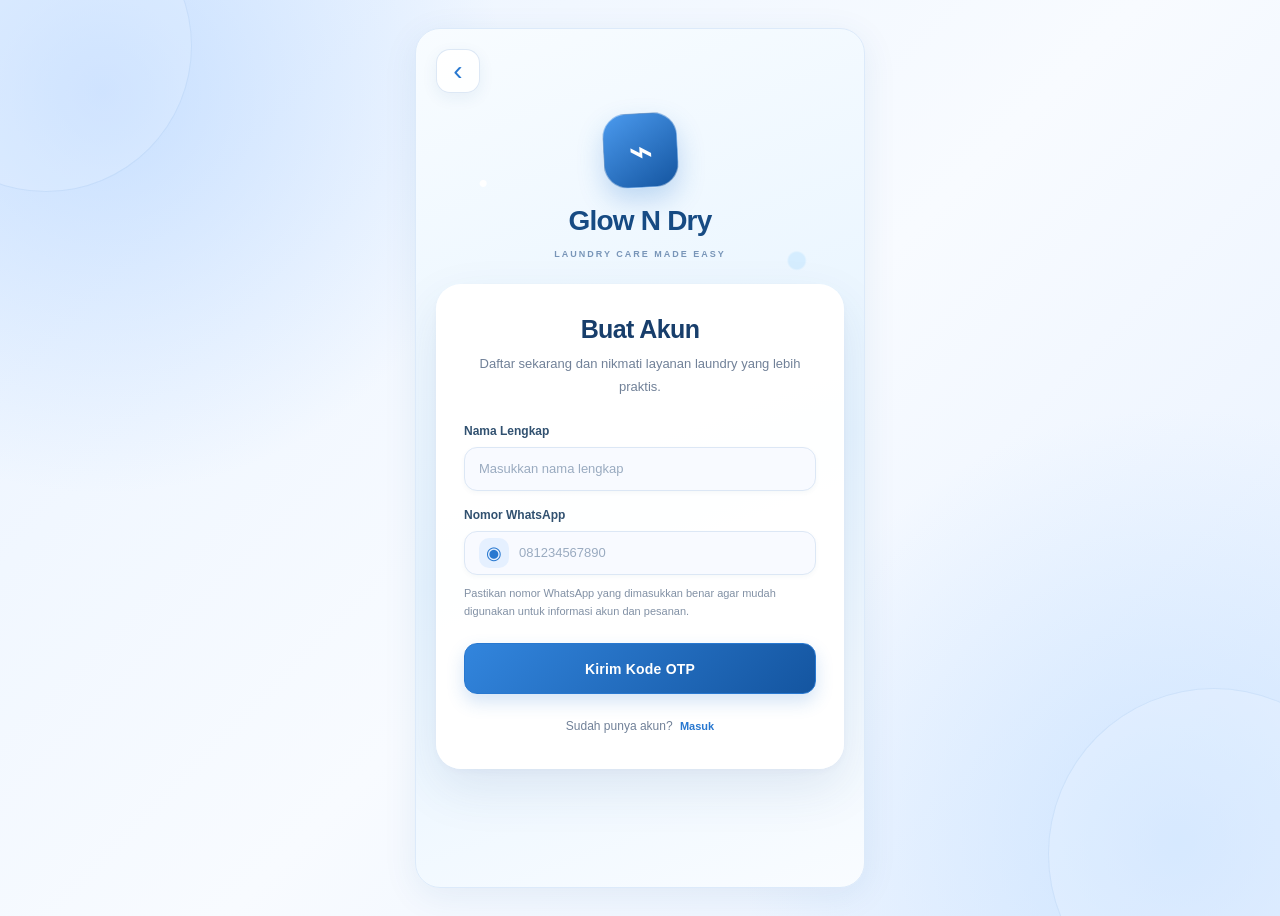
<file: glow-n-dry/pages/register.html>
<!DOCTYPE html>
<html lang="id">
<head>
  <meta charset="UTF-8">
  <meta name="viewport" content="width=device-width, initial-scale=1.0">

  <title>Buat Akun - Glow N Dry</title>

  <link rel="stylesheet" href="../css/style.css">
  <link rel="stylesheet" href="../css/auth.css">

  <style>
    :root {
      --auth-blue: #2878d0;
      --auth-blue-dark: #1455a0;
      --auth-blue-light: #eaf3ff;
      --auth-text: #183451;
      --auth-muted: #718198;
      --auth-border: #dce7f5;
    }

    * {
      box-sizing: border-box;
    }

    html {
      min-height: 100%;
      overflow-x: clip;
    }

    body.gnd-auth-body {
      position: relative;
      display: flex;
      align-items: center;
      justify-content: center;

      width: 100%;
      min-width: 0;
      min-height: 100vh;
      min-height: 100dvh;

      margin: 0 !important;
      padding: 28px 18px;

      overflow-x: clip;

      background:
        radial-gradient(
          circle at 8% 10%,
          rgba(148, 194, 255, 0.42),
          transparent 28%
        ),
        radial-gradient(
          circle at 92% 92%,
          rgba(169, 210, 255, 0.42),
          transparent 30%
        ),
        linear-gradient(
          135deg,
          #eaf3ff 0%,
          #f8fbff 52%,
          #e6f0ff 100%
        );

      color: var(--auth-text);
      font-family: "Segoe UI", Arial, sans-serif;
      -webkit-font-smoothing: antialiased;
    }

    /* DEKORASI LATAR */
    body.gnd-auth-body::before {
      content: "";
      position: fixed;
      top: -100px;
      left: -100px;

      width: 290px;
      height: 290px;

      border: 1px solid rgba(40, 120, 208, 0.1);
      border-radius: 50%;
      background: rgba(255, 255, 255, 0.15);

      pointer-events: none;
    }

    body.gnd-auth-body::after {
      content: "";
      position: fixed;
      right: -100px;
      bottom: -120px;

      width: 330px;
      height: 330px;

      border: 1px solid rgba(40, 120, 208, 0.1);
      border-radius: 50%;
      background: rgba(255, 255, 255, 0.18);

      pointer-events: none;
    }

    /* KONTENER */
    .gnd-auth-screen {
      position: relative;
      z-index: 1;

      width: 100%;
      max-width: 450px;
      min-width: 0;

      margin: auto;
      padding: 20px;

      box-sizing: border-box;
    }

    /* TOMBOL KEMBALI */
    .gnd-auth-screen .gnd-back {
      display: inline-flex;
      align-items: center;
      justify-content: center;

      width: 44px;
      height: 44px;
      margin-bottom: 20px;

      border: 1px solid rgba(220, 231, 245, 0.95);
      border-radius: 14px;

      background: rgba(255, 255, 255, 0.9);
      color: var(--auth-blue-dark);

      font-size: 28px;
      text-decoration: none;

      box-shadow: 0 5px 16px rgba(35, 82, 140, 0.07);

      transition:
        transform 0.2s,
        background 0.2s;
    }

    .gnd-auth-screen .gnd-back:hover {
      transform: translateX(-3px);
      background: #eaf3ff;
    }

    /* BRAND */
    .gnd-auth-screen .gnd-auth-brand {
      display: flex;
      align-items: center;
      justify-content: center;
      flex-direction: column;
      gap: 12px;

      margin: 0 0 25px;
      text-align: center;
    }

    .gnd-auth-screen .gnd-auth-hanger {
      display: flex;
      align-items: center;
      justify-content: center;

      width: 75px;
      height: 75px;

      border: 1px solid rgba(255, 255, 255, 0.42);
      border-radius: 24px;

      background: linear-gradient(
        145deg,
        #4b9aee,
        #1455a0
      );

      color: #ffffff;
      font-size: 42px;

      box-shadow: 0 12px 26px rgba(40, 120, 208, 0.25);

      transform: rotate(-3deg);
    }

    .gnd-auth-screen .gnd-auth-brand h1 {
      margin: 0;

      color: #174b83;
      font-size: 28px;
      font-weight: 900;
      letter-spacing: -0.8px;
    }

    .gnd-auth-screen .gnd-auth-brand::after {
      content: "LAUNDRY CARE MADE EASY";

      color: #7895b8;
      font-size: 9px;
      font-weight: 850;
      letter-spacing: 2px;
    }

    /* KARTU PENDAFTARAN */
    .gnd-auth-screen .gnd-auth-content {
      width: 100%;
      min-width: 0;

      padding: 30px 27px;

      border: 1px solid rgba(255, 255, 255, 0.95);
      border-radius: 25px;

      background: rgba(255, 255, 255, 0.96);

      box-shadow:
        0 20px 50px rgba(35, 82, 140, 0.1),
        0 3px 10px rgba(35, 82, 140, 0.035);
    }

    .gnd-auth-screen .gnd-auth-content h2 {
      margin: 0 0 8px;

      color: #183e6b;
      font-size: 25px;
      font-weight: 900;
      letter-spacing: -0.6px;
    }

    .gnd-auth-screen .gnd-auth-subtitle {
      margin: 0 0 25px;

      color: var(--auth-muted);
      font-size: 13px;
      line-height: 1.8;
    }

    /* LABEL */
    .gnd-auth-screen #registerForm > label {
      display: block;
      margin: 17px 0 9px;

      color: #315170;
      font-size: 12px;
      font-weight: 800;
    }

    /* INPUT */
    .gnd-auth-screen .gnd-input-wrap {
      display: flex;
      align-items: center;
      gap: 10px;

      width: 100%;
      min-width: 0;
      min-height: 51px;
      padding: 0 14px;

      border: 1px solid var(--auth-border);
      border-radius: 13px;

      background: #f8faff;

      transition:
        border-color 0.2s,
        box-shadow 0.2s,
        background 0.2s;
    }

    .gnd-auth-screen .gnd-input-wrap:focus-within {
      border-color: var(--auth-blue);
      background: #ffffff;
      box-shadow: 0 0 0 4px rgba(40, 120, 208, 0.1);
    }

    .gnd-auth-screen .gnd-input-wrap input {
      display: block;
      flex: 1;

      width: 100%;
      min-width: 0;
      min-height: 49px;
      padding: 12px 0;

      border: none !important;
      outline: none !important;
      border-radius: 0 !important;

      background: transparent !important;
      box-shadow: none !important;

      color: #183451;
      font-family: inherit;
      font-size: 13px;
    }

    .gnd-auth-screen .gnd-input-wrap input::placeholder {
      color: #9aabc0;
    }

    .gnd-auth-screen .gnd-whatsapp {
      display: flex;
      align-items: center;
      justify-content: center;

      flex: 0 0 30px;
      width: 30px;
      height: 30px;

      border-radius: 10px;
      background: #e5f0ff;

      color: var(--auth-blue);
      font-size: 18px;
    }

    /* PETUNJUK NOMOR */
    .gnd-register-hint {
      margin: 9px 0 0;

      color: #8291a5;
      font-size: 11px;
      line-height: 1.7;
    }

    /* PESAN */
    .gnd-auth-screen .gnd-auth-message:empty {
      display: none;
    }

    .gnd-auth-screen .gnd-auth-message:not(:empty) {
      padding: 11px 13px;
      margin: 16px 0 0;

      border: 1px solid #d8e8fc;
      border-radius: 11px;

      background: #eff6ff;
      color: #245d9c;

      font-size: 12px;
      line-height: 1.7;
    }

    /* TOMBOL DAFTAR */
    .gnd-auth-screen .gnd-primary-button {
      display: flex;
      align-items: center;
      justify-content: center;

      width: 100%;
      min-height: 51px;
      padding: 14px 18px;
      margin-top: 23px;

      border: 1px solid #2878d0;
      border-radius: 13px;

      background: linear-gradient(
        135deg,
        #3285dd,
        #1455a0
      );

      color: #ffffff;

      font-family: inherit;
      font-size: 14px;
      font-weight: 850;
      letter-spacing: 0.2px;

      cursor: pointer;

      box-shadow: 0 8px 18px rgba(40, 120, 208, 0.2);

      transition:
        transform 0.2s,
        box-shadow 0.2s,
        filter 0.2s;
    }

    .gnd-auth-screen .gnd-primary-button:hover {
      transform: translateY(-2px);
      box-shadow: 0 12px 22px rgba(40, 120, 208, 0.27);
      filter: brightness(1.04);
    }

    .gnd-auth-screen .gnd-primary-button:active {
      transform: scale(0.99);
    }

    .gnd-auth-screen .gnd-primary-button:disabled {
      opacity: 0.7;
      cursor: not-allowed;
      transform: none;
    }

    /* FOOTER */
    .gnd-auth-screen .gnd-auth-footer {
      margin: 22px 0 0;

      color: var(--auth-muted);
      font-size: 12px;
      line-height: 1.8;
      text-align: center;
    }

    .gnd-auth-screen .gnd-auth-footer a {
      margin-left: 4px;

      color: var(--auth-blue);
      font-weight: 850;
      text-decoration: none;
    }

    .gnd-auth-screen .gnd-auth-footer a:hover {
      color: var(--auth-blue-dark);
      text-decoration: underline;
    }

    /* MODE GELAP */
    body.gnd-dark-mode.gnd-auth-body {
      background:
        radial-gradient(
          circle at 8% 10%,
          rgba(35, 75, 130, 0.25),
          transparent 28%
        ),
        linear-gradient(135deg, #0b1220, #101b2e) !important;

      color: #e7eef9 !important;
    }

    body.gnd-dark-mode .gnd-auth-screen .gnd-auth-brand h1 {
      color: #dcecff !important;
    }

    body.gnd-dark-mode .gnd-auth-screen .gnd-auth-brand::after {
      color: #91aaca !important;
    }

    body.gnd-dark-mode .gnd-auth-screen .gnd-back {
      border-color: #2a3a52;
      background: #151f31;
      color: #9bc9ff;
    }

    body.gnd-dark-mode .gnd-auth-screen .gnd-auth-content {
      border-color: #2a3a52;
      background: #151f31;

      box-shadow: 0 20px 50px rgba(0, 0, 0, 0.2);
    }

    body.gnd-dark-mode .gnd-auth-screen .gnd-auth-content h2 {
      color: #e7f0ff !important;
    }

    body.gnd-dark-mode .gnd-auth-screen .gnd-auth-subtitle,
    body.gnd-dark-mode .gnd-auth-screen .gnd-auth-footer,
    body.gnd-dark-mode .gnd-register-hint {
      color: #a8b8ce !important;
    }

    body.gnd-dark-mode .gnd-auth-screen #registerForm > label {
      color: #c4d9f5 !important;
    }

    body.gnd-dark-mode .gnd-auth-screen .gnd-input-wrap {
      background: #0f1929;
      border-color: #354761;
    }

    body.gnd-dark-mode .gnd-auth-screen .gnd-input-wrap input {
      color: #e7eef9;
    }

    body.gnd-dark-mode .gnd-auth-screen .gnd-input-wrap input::placeholder {
      color: #8497b2;
    }

    body.gnd-dark-mode .gnd-auth-screen .gnd-whatsapp {
      background: #1b3150;
      color: #9bc9ff;
    }

    body.gnd-dark-mode .gnd-auth-screen .gnd-auth-message:not(:empty) {
      background: #101f34;
      border-color: #2a4464;
      color: #c4d9f5;
    }

    /* RESPONSIVE */
    @media (max-width: 480px) {
      body.gnd-auth-body {
        align-items: flex-start;
        padding: 15px 12px;
      }

      .gnd-auth-screen {
        max-width: 430px;
        padding: 8px;
      }

      .gnd-auth-screen .gnd-back {
        margin-bottom: 16px;
      }

      .gnd-auth-screen .gnd-auth-brand {
        margin-bottom: 20px;
      }

      .gnd-auth-screen .gnd-auth-hanger {
        width: 66px;
        height: 66px;
        border-radius: 21px;
        font-size: 36px;
      }

      .gnd-auth-screen .gnd-auth-brand h1 {
        font-size: 25px;
      }

      .gnd-auth-screen .gnd-auth-content {
        padding: 25px 21px;
        border-radius: 22px;
      }

      .gnd-auth-screen .gnd-auth-content h2 {
        font-size: 23px;
      }
    }

    @media (prefers-reduced-motion: reduce) {
      .gnd-auth-screen * {
        transition: none !important;
      }
    }
  </style>
</head>

<body class="gnd-auth-body">

  <main class="gnd-auth-screen">

    <!-- TOMBOL KEMBALI -->
    <a href="login.html" class="gnd-back" aria-label="Kembali">
      ‹
    </a>

    <!-- BRAND -->
    <header class="gnd-auth-brand">
      <div class="gnd-auth-hanger" aria-hidden="true">⌁</div>
      <h1>Glow N Dry</h1>
    </header>

    <!-- FORM PENDAFTARAN -->
    <section class="gnd-auth-content">
      <h2>Buat Akun</h2>

      <p class="gnd-auth-subtitle">
        Daftar sekarang dan nikmati layanan laundry yang lebih praktis.
      </p>

      <form id="registerForm">

        <label for="fullName">Nama Lengkap</label>

        <div class="gnd-input-wrap">
          <input
            type="text"
            id="fullName"
            placeholder="Masukkan nama lengkap"
            autocomplete="name"
            minlength="2"
            required
          >
        </div>

        <label for="registerPhone">Nomor WhatsApp</label>

        <div class="gnd-input-wrap">
          <span class="gnd-whatsapp" aria-hidden="true">◉</span>

          <input
            type="tel"
            id="registerPhone"
            placeholder="081234567890"
            autocomplete="tel"
            inputmode="tel"
            required
          >
        </div>

        <p class="gnd-register-hint">
          Pastikan nomor WhatsApp yang dimasukkan benar agar mudah
          digunakan untuk informasi akun dan pesanan.
        </p>

        <p
          class="gnd-auth-message"
          id="registerMessage"
          role="status"
          aria-live="polite"
        ></p>

        <button type="submit" class="gnd-primary-button">
          Kirim Kode OTP
        </button>

      </form>

      <p class="gnd-auth-footer">
        Sudah punya akun?
        <a href="login.html">Masuk</a>
      </p>
    </section>

  </main>

  <script src="../js/auth.js"></script>
  <script src="../js/theme.js"></script>

</body>
</html>
</file>
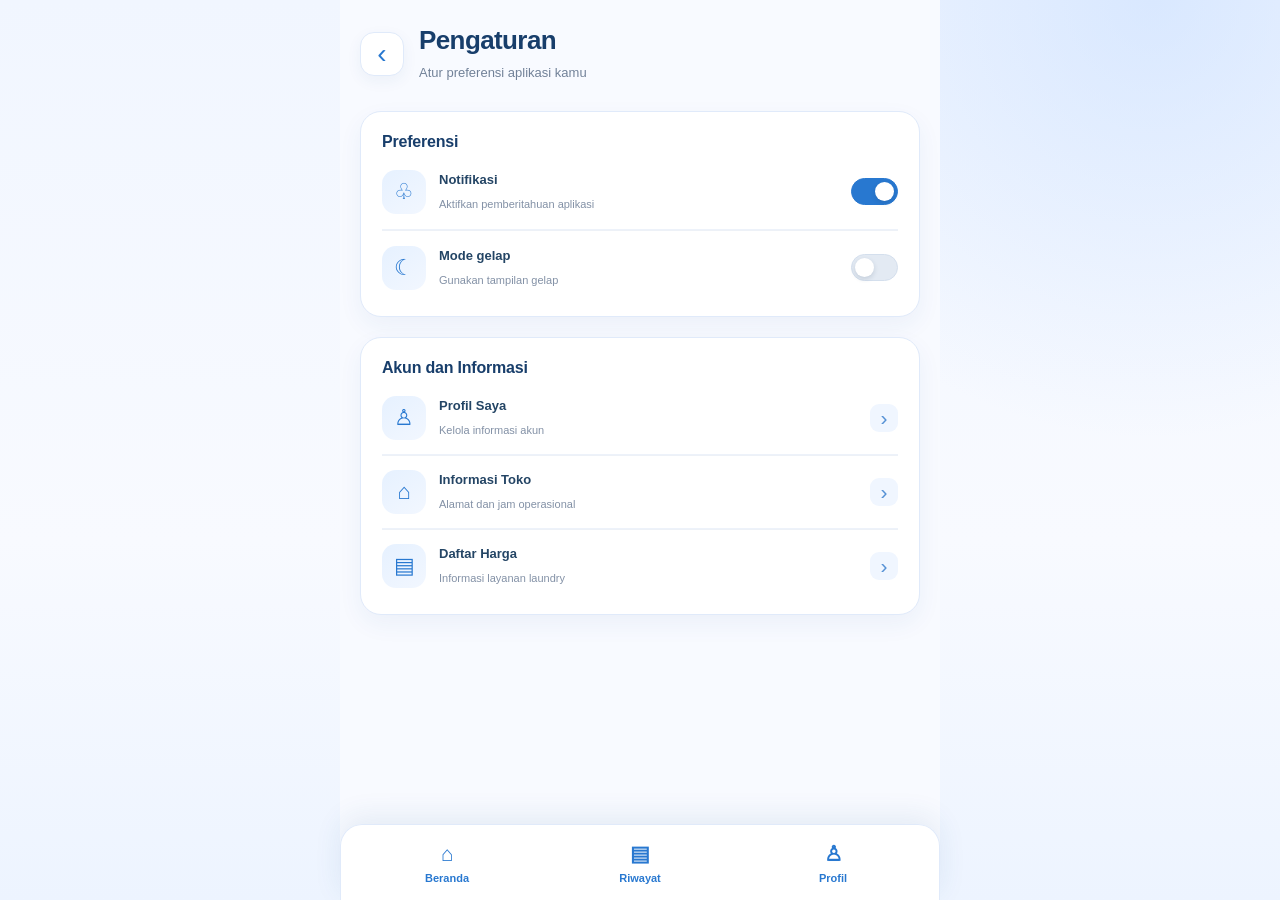
<file: glow-n-dry/pages/settings.html>
<!DOCTYPE html>
<html lang="id">
<head>
  <meta charset="UTF-8">
  <meta name="viewport" content="width=device-width, initial-scale=1.0">

  <title>Pengaturan - Glow N Dry</title>

  <link rel="stylesheet" href="../css/style.css">
  <link rel="stylesheet" href="../css/dashboard.css">

  <style>
    :root {
      --settings-blue: #2878d0;
      --settings-blue-dark: #1455a0;
      --settings-blue-light: #eaf3ff;
      --settings-text: #183451;
      --settings-muted: #718198;
      --settings-border: #e0eafa;
      --settings-white: #ffffff;
    }

    * {
      box-sizing: border-box;
    }

    html {
      width: 100%;
      max-width: 100%;
      overflow-x: clip;
    }

    body.gnd-settings-body {
      width: 100%;
      min-width: 0;
      max-width: 100%;
      min-height: 100vh;
      margin: 0 !important;
      padding: 0 !important;
      overflow-x: clip;

      background:
        radial-gradient(
          circle at 90% 0%,
          rgba(181, 211, 255, 0.4),
          transparent 30%
        ),
        linear-gradient(
          180deg,
          #f1f6ff 0%,
          #f8faff 60%,
          #edf4ff 100%
        );

      color: var(--settings-text);
      font-family: "Segoe UI", Arial, sans-serif;
      -webkit-font-smoothing: antialiased;
    }

    /* HALAMAN */

    body.gnd-settings-body > .gnd-settings-page {
      position: relative;
      left: auto;
      right: auto;
      transform: none;

      width: 100%;
      max-width: 600px;
      min-width: 0;
      min-height: 100vh;

      margin: 0 auto !important;
      padding: 24px 20px 115px;

      box-sizing: border-box;
    }

    /* HEADER */

    .gnd-settings-page .gnd-page-header {
      display: flex;
      align-items: center;
      gap: 15px;
      margin: 0 0 27px;
    }

    .gnd-settings-page .gnd-page-back {
      display: flex;
      align-items: center;
      justify-content: center;
      flex: 0 0 44px;

      width: 44px;
      height: 44px;

      border: 1px solid var(--settings-border);
      border-radius: 14px;

      background: #ffffff;
      color: var(--settings-blue);

      font-size: 28px;
      text-decoration: none;

      box-shadow: 0 5px 15px rgba(35, 82, 140, 0.06);
      transition: background 0.2s, transform 0.2s;
    }

    .gnd-settings-page .gnd-page-back:hover {
      background: var(--settings-blue-light);
      transform: translateX(-2px);
    }

    .gnd-settings-page .gnd-page-header h1 {
      margin: 0 0 5px;
      color: #183e6b;
      font-size: 26px;
      font-weight: 850;
      letter-spacing: -0.6px;
      line-height: 1.3;
    }

    .gnd-settings-page .gnd-page-header p {
      margin: 0;
      color: var(--settings-muted);
      font-size: 13px;
      line-height: 1.6;
    }

    /* KARTU PENGATURAN */

    .gnd-settings-page .gnd-settings-card {
      width: 100%;
      min-width: 0;

      padding: 21px;
      margin-bottom: 20px;

      border: 1px solid var(--settings-border);
      border-radius: 21px;

      background: #ffffff;
      box-shadow: 0 9px 25px rgba(37, 87, 148, 0.06);
    }

    .gnd-settings-page .gnd-settings-card h2 {
      margin: 0 0 14px;

      color: #183e6b;
      font-size: 16px;
      font-weight: 850;
      letter-spacing: -0.2px;
    }

    /* BARIS PREFERENSI */

    .gnd-settings-page .gnd-setting-row {
      display: flex;
      align-items: center;
      gap: 13px;

      min-width: 0;
      padding: 15px 0;

      border-bottom: 1px solid #edf2fa;
    }

    .gnd-settings-page .gnd-setting-row:first-of-type {
      padding-top: 5px;
    }

    .gnd-settings-page .gnd-setting-row:last-child {
      padding-bottom: 5px;
      border-bottom: none;
    }

    /* IKON */

    .gnd-settings-page .gnd-setting-icon {
      display: flex;
      align-items: center;
      justify-content: center;
      flex: 0 0 44px;

      width: 44px;
      height: 44px;

      border-radius: 14px;
      background: linear-gradient(145deg, #e6f1ff, #f2f7ff);

      color: var(--settings-blue);
      font-size: 22px;
    }

    /* TEKS */

    .gnd-settings-page .gnd-setting-text {
      display: flex;
      flex: 1;
      flex-direction: column;
      gap: 6px;

      min-width: 0;
    }

    .gnd-settings-page .gnd-setting-text strong {
      color: #244565;
      font-size: 13px;
      font-weight: 800;
      line-height: 1.5;
    }

    .gnd-settings-page .gnd-setting-text small {
      color: #8391a6;
      font-size: 11px;
      line-height: 1.6;
    }

    /* TOGGLE */

    .gnd-settings-page .gnd-switch {
      position: relative;
      display: inline-flex;
      align-items: center;

      flex: 0 0 47px;
      width: 47px;
      height: 27px;

      margin-left: 5px;
      cursor: pointer;
    }

    .gnd-settings-page .gnd-switch input {
      position: absolute;
      width: 1px;
      height: 1px;
      opacity: 0;
    }

    .gnd-settings-page .gnd-switch-slider {
      position: absolute;
      inset: 0;

      border: 1px solid #d4dfed;
      border-radius: 999px;

      background: #e3eaf3;
      transition: background 0.2s, border-color 0.2s;
    }

    .gnd-settings-page .gnd-switch-slider::before {
      content: "";

      position: absolute;
      top: 3px;
      left: 3px;

      width: 19px;
      height: 19px;

      border-radius: 50%;
      background: #ffffff;

      box-shadow: 0 2px 5px rgba(30, 54, 86, 0.16);
      transition: transform 0.2s;
    }

    .gnd-settings-page .gnd-switch input:checked
      + .gnd-switch-slider {
      border-color: var(--settings-blue);
      background: var(--settings-blue);
    }

    .gnd-settings-page .gnd-switch input:checked
      + .gnd-switch-slider::before {
      transform: translateX(20px);
    }

    .gnd-settings-page .gnd-switch input:focus-visible
      + .gnd-switch-slider {
      outline: 3px solid rgba(40, 120, 208, 0.2);
      outline-offset: 3px;
    }

    /* LINK PENGATURAN */

    .gnd-settings-page .gnd-setting-link {
      display: flex;
      align-items: center;
      gap: 13px;

      min-width: 0;
      padding: 14px 0;

      border-bottom: 1px solid #edf2fa;

      color: var(--settings-text);
      text-decoration: none;

      transition: background 0.2s;
    }

    .gnd-settings-page .gnd-setting-link:first-of-type {
      padding-top: 5px;
    }

    .gnd-settings-page .gnd-setting-link:last-child {
      padding-bottom: 5px;
      border-bottom: none;
    }

    .gnd-settings-page .gnd-setting-link:hover {
      background: #f8fbff;
    }

    .gnd-settings-page .gnd-setting-arrow {
      display: flex;
      align-items: center;
      justify-content: center;
      flex: 0 0 28px;

      width: 28px;
      height: 28px;

      border-radius: 9px;
      background: #f0f6ff;
      color: #5591d5;

      font-size: 21px;
      transition: transform 0.2s;
    }

    .gnd-settings-page .gnd-setting-link:hover
      .gnd-setting-arrow {
      transform: translateX(3px);
    }

    /* PESAN */

    .gnd-settings-page .gnd-settings-message:empty {
      display: none;
    }

    .gnd-settings-page .gnd-settings-message:not(:empty) {
      padding: 12px 14px;
      margin: 0 0 20px;

      border: 1px solid #d7e7fc;
      border-radius: 12px;

      background: #edf5ff;
      color: #245d9c;

      font-size: 12px;
      line-height: 1.7;
    }

    /* NAVIGASI BAWAH */

    body.gnd-settings-body .gnd-bottom-nav {
      position: fixed !important;
      z-index: 100;

      left: 50% !important;
      right: auto !important;
      bottom: 0 !important;

      transform: translateX(-50%) !important;

      display: flex;
      align-items: stretch;
      justify-content: space-around;
      gap: 5px;

      width: 100% !important;
      max-width: 600px !important;
      min-width: 0 !important;
      min-height: 76px;

      padding: 10px 12px calc(10px + env(safe-area-inset-bottom));
      margin: 0 !important;

      border: 1px solid var(--settings-border);
      border-bottom: none;
      border-radius: 22px 22px 0 0;

      background: rgba(255, 255, 255, 0.97);
      box-shadow: 0 -8px 28px rgba(37, 87, 148, 0.09);

      backdrop-filter: blur(14px);
    }

    .gnd-settings-page .gnd-nav-item {
      display: flex;
      align-items: center;
      justify-content: center;

      flex: 1 1 0;
      flex-direction: column;
      gap: 5px;

      min-width: 0;
      padding: 5px 2px;

      border-radius: 13px;

      color: #8593a8;
      font-size: 11px;
      font-weight: 700;
      text-decoration: none;

      transition: color 0.2s, background 0.2s;
    }

    .gnd-settings-page .gnd-nav-icon {
      font-size: 21px;
      line-height: 1.2;
    }

    .gnd-settings-page .gnd-nav-item.active {
      color: var(--settings-blue);
    }

    .gnd-settings-page .gnd-nav-item:hover {
      background: #f0f6ff;
      color: var(--settings-blue-dark);
    }

    /* RESPONSIVE */

    @media (max-width: 600px) {
      body.gnd-settings-body > .gnd-settings-page {
        padding: 20px 15px 110px;
      }

      .gnd-settings-page .gnd-page-header h1 {
        font-size: 24px;
      }

      .gnd-settings-page .gnd-settings-card {
        padding: 18px;
        border-radius: 19px;
      }

      .gnd-settings-page .gnd-setting-row,
      .gnd-settings-page .gnd-setting-link {
        gap: 10px;
      }

      body.gnd-settings-body .gnd-bottom-nav {
        max-width: 100% !important;
      }
    }

    @media (prefers-reduced-motion: reduce) {
      .gnd-settings-page * {
        transition: none !important;
      }
    }
  </style>
</head>

<body class="gnd-settings-body">

  <main class="gnd-settings-page">

    <!-- HEADER -->
    <header class="gnd-page-header">
      <a href="profile.html" class="gnd-page-back" aria-label="Kembali">
        ‹
      </a>

      <div>
        <h1>Pengaturan</h1>
        <p>Atur preferensi aplikasi kamu</p>
      </div>
    </header>

    <!-- PREFERENSI -->
    <section class="gnd-settings-card">
      <h2>Preferensi</h2>

      <div class="gnd-setting-row">
        <div class="gnd-setting-icon" aria-hidden="true">♧</div>

        <div class="gnd-setting-text">
          <strong>Notifikasi</strong>
          <small>Aktifkan pemberitahuan aplikasi</small>
        </div>

        <label class="gnd-switch" aria-label="Aktifkan notifikasi">
          <input
            type="checkbox"
            id="notificationSetting"
            checked
          >
          <span class="gnd-switch-slider"></span>
        </label>
      </div>

      <div class="gnd-setting-row">
        <div class="gnd-setting-icon" aria-hidden="true">☾</div>

        <div class="gnd-setting-text">
          <strong>Mode gelap</strong>
          <small>Gunakan tampilan gelap</small>
        </div>

        <label class="gnd-switch" aria-label="Aktifkan mode gelap">
          <input
            type="checkbox"
            id="darkModeSetting"
          >
          <span class="gnd-switch-slider"></span>
        </label>
      </div>
    </section>

    <!-- AKUN DAN INFORMASI -->
    <section class="gnd-settings-card">
      <h2>Akun dan Informasi</h2>

      <a href="profile.html" class="gnd-setting-link">
        <span class="gnd-setting-icon" aria-hidden="true">♙</span>

        <span class="gnd-setting-text">
          <strong>Profil Saya</strong>
          <small>Kelola informasi akun</small>
        </span>

        <span class="gnd-setting-arrow" aria-hidden="true">›</span>
      </a>

      <a href="store-info.html" class="gnd-setting-link">
        <span class="gnd-setting-icon" aria-hidden="true">⌂</span>

        <span class="gnd-setting-text">
          <strong>Informasi Toko</strong>
          <small>Alamat dan jam operasional</small>
        </span>

        <span class="gnd-setting-arrow" aria-hidden="true">›</span>
      </a>

      <a href="price-list.html" class="gnd-setting-link">
        <span class="gnd-setting-icon" aria-hidden="true">▤</span>

        <span class="gnd-setting-text">
          <strong>Daftar Harga</strong>
          <small>Informasi layanan laundry</small>
        </span>

        <span class="gnd-setting-arrow" aria-hidden="true">›</span>
      </a>
    </section>

    <p
      id="settingsMessage"
      class="gnd-settings-message"
      role="status"
      aria-live="polite"
    ></p>

    <!-- NAVIGASI BAWAH -->
    <nav class="gnd-bottom-nav" aria-label="Navigasi utama">
      <a href="home.html" class="gnd-nav-item">
        <span class="gnd-nav-icon">⌂</span>
        <span>Beranda</span>
      </a>

      <a href="history.html" class="gnd-nav-item">
        <span class="gnd-nav-icon">▤</span>
        <span>Riwayat</span>
      </a>

      <a href="profile.html" class="gnd-nav-item active">
        <span class="gnd-nav-icon">♙</span>
        <span>Profil</span>
      </a>
    </nav>

  </main>

  <script src="../js/settings.js"></script>
  <script src="../js/theme.js"></script>
</body>
</html>
</file>
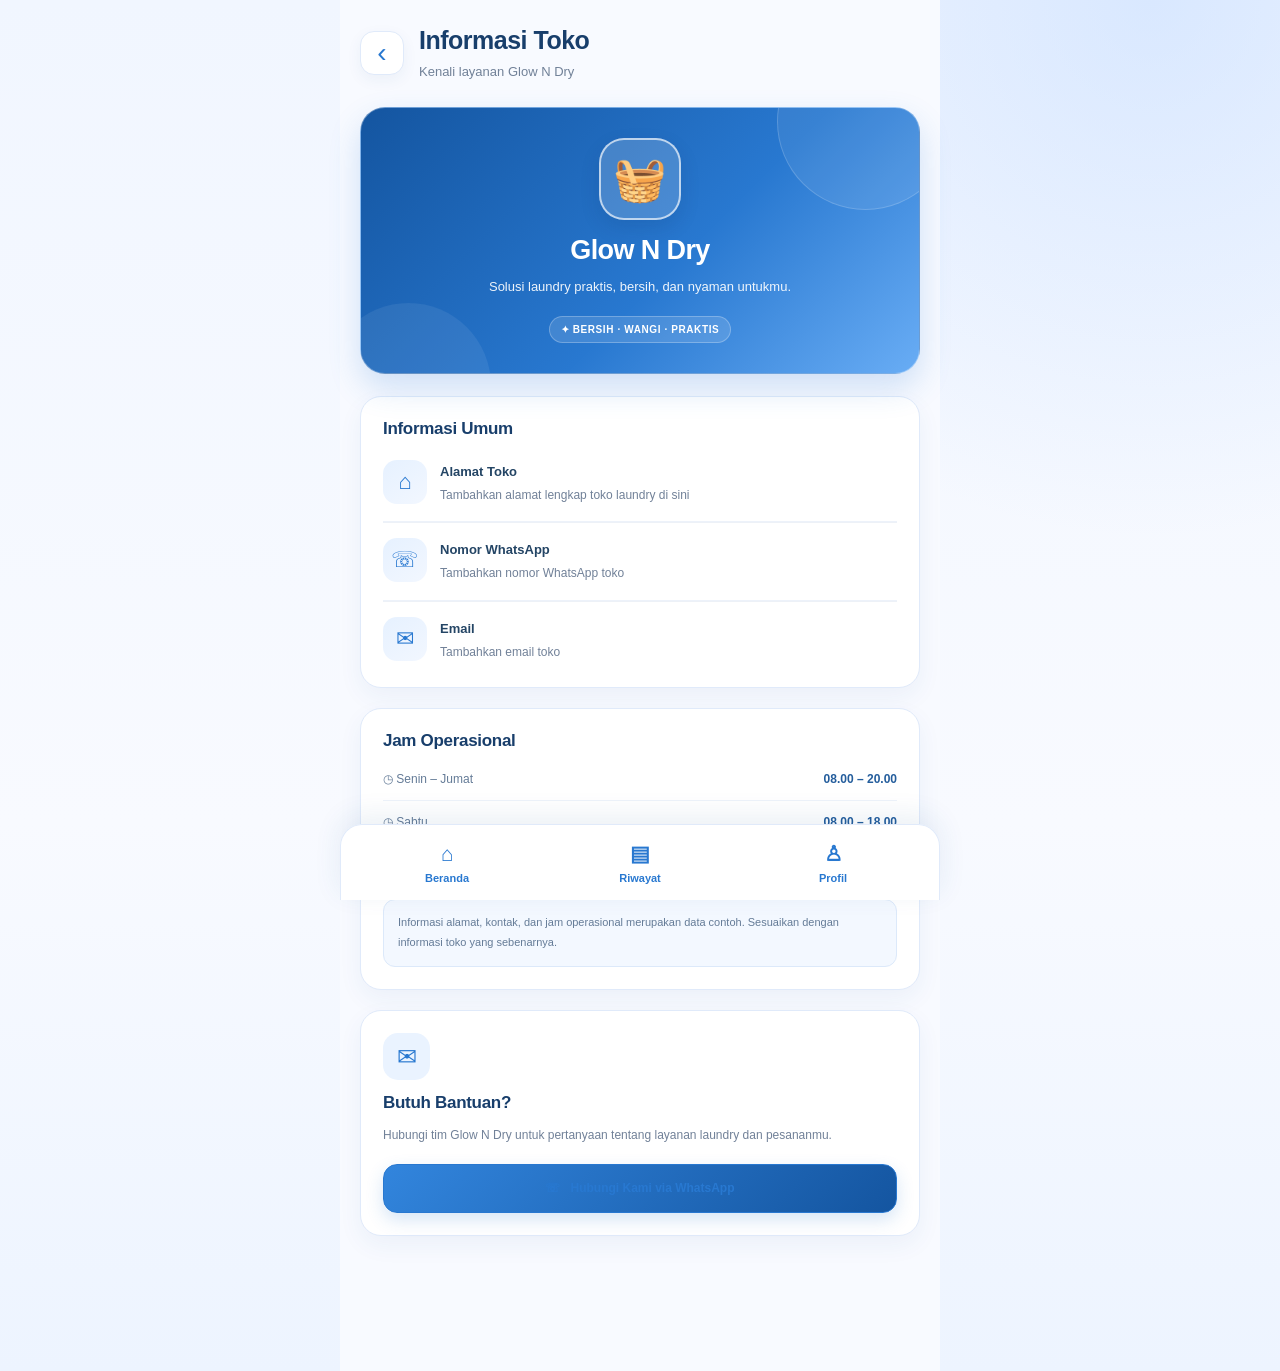
<file: glow-n-dry/pages/store-info.html>
<!DOCTYPE html>
<html lang="id">
<head>
  <meta charset="UTF-8">
  <meta name="viewport" content="width=device-width, initial-scale=1.0">

  <title>Informasi Toko - Glow N Dry</title>

  <link rel="stylesheet" href="../css/style.css">
  <link rel="stylesheet" href="../css/dashboard.css">

  <style>
    :root {
      --store-blue: #2878d0;
      --store-blue-dark: #1455a0;
      --store-blue-light: #eaf3ff;
      --store-text: #183451;
      --store-muted: #718198;
      --store-border: #e0eafa;
    }

    * {
      box-sizing: border-box;
    }

    html {
      width: 100%;
      max-width: 100%;
      overflow-x: clip;
    }

    body.gnd-store-body {
      width: 100%;
      min-width: 0;
      max-width: 100%;
      min-height: 100vh;
      margin: 0 !important;
      padding: 0 !important;
      overflow-x: clip;
      background:
        radial-gradient(
          circle at 90% 0%,
          rgba(181, 211, 255, 0.4),
          transparent 30%
        ),
        linear-gradient(180deg, #f1f6ff, #f8faff 60%, #edf4ff);
      color: var(--store-text);
      font-family: "Segoe UI", Arial, sans-serif;
      -webkit-font-smoothing: antialiased;
    }

    /* HALAMAN UTAMA */

    body.gnd-store-body > .gnd-store-page {
      position: relative;
      left: auto;
      right: auto;
      transform: none;
      width: 100%;
      max-width: 600px;
      min-width: 0;
      min-height: 100vh;
      margin: 0 auto !important;
      padding: 24px 20px 115px;
      box-sizing: border-box;
    }

    /* HEADER */

    .gnd-store-page .gnd-page-header {
      display: flex;
      align-items: center;
      gap: 15px;
      margin: 0 0 25px;
    }

    .gnd-store-page .gnd-page-back {
      display: flex;
      align-items: center;
      justify-content: center;
      flex: 0 0 44px;
      width: 44px;
      height: 44px;
      border: 1px solid var(--store-border);
      border-radius: 14px;
      background: #ffffff;
      color: var(--store-blue);
      font-size: 28px;
      text-decoration: none;
      box-shadow: 0 5px 15px rgba(35, 82, 140, 0.06);
      transition: background 0.2s, transform 0.2s;
    }

    .gnd-store-page .gnd-page-back:hover {
      background: var(--store-blue-light);
      transform: translateX(-2px);
    }

    .gnd-store-page .gnd-page-header h1 {
      margin: 0 0 5px;
      color: #183e6b;
      font-size: 25px;
      font-weight: 850;
      letter-spacing: -0.5px;
      line-height: 1.3;
    }

    .gnd-store-page .gnd-page-header p {
      margin: 0;
      color: var(--store-muted);
      font-size: 13px;
      line-height: 1.6;
    }

    /* BANNER TOKO */

    .gnd-store-page .gnd-store-banner {
      position: relative;
      display: flex;
      align-items: center;
      flex-direction: column;
      overflow: hidden;
      padding: 30px 23px;
      margin-bottom: 22px;
      border: 1px solid rgba(255, 255, 255, 0.35);
      border-radius: 25px;
      background: linear-gradient(
        135deg,
        #1455a0 0%,
        #2878d0 57%,
        #69adf5 100%
      );
      color: #ffffff;
      text-align: center;
      box-shadow: 0 14px 32px rgba(40, 120, 208, 0.2);
    }

    .gnd-store-page .gnd-store-banner::before {
      content: "";
      position: absolute;
      top: -75px;
      right: -35px;
      width: 175px;
      height: 175px;
      border: 1px solid rgba(255, 255, 255, 0.17);
      border-radius: 50%;
      background: rgba(255, 255, 255, 0.08);
      pointer-events: none;
    }

    .gnd-store-page .gnd-store-banner::after {
      content: "";
      position: absolute;
      bottom: -95px;
      left: -35px;
      width: 165px;
      height: 165px;
      border-radius: 50%;
      background: rgba(255, 255, 255, 0.07);
      pointer-events: none;
    }

    .gnd-store-page .gnd-store-logo {
      position: relative;
      z-index: 1;
      display: flex;
      align-items: center;
      justify-content: center;
      width: 82px;
      height: 82px;
      margin-bottom: 15px;
      border: 2px solid rgba(255, 255, 255, 0.65);
      border-radius: 25px;
      background: rgba(255, 255, 255, 0.17);
      font-size: 43px;
      box-shadow: 0 8px 20px rgba(9, 43, 91, 0.12);
    }

    .gnd-store-page .gnd-store-banner h2 {
      position: relative;
      z-index: 1;
      margin: 0 0 9px;
      color: #ffffff;
      font-size: 27px;
      font-weight: 850;
      letter-spacing: -0.6px;
    }

    .gnd-store-page .gnd-store-banner p {
      position: relative;
      z-index: 1;
      max-width: 330px;
      margin: 0;
      color: rgba(255, 255, 255, 0.92);
      font-size: 13px;
      line-height: 1.8;
    }

    .gnd-store-tag {
      position: relative;
      z-index: 1;
      display: inline-flex;
      align-items: center;
      gap: 6px;
      padding: 7px 11px;
      margin-top: 17px;
      border: 1px solid rgba(255, 255, 255, 0.25);
      border-radius: 999px;
      background: rgba(255, 255, 255, 0.13);
      color: #ffffff;
      font-size: 10px;
      font-weight: 800;
      letter-spacing: 0.6px;
    }

    /* KARTU INFORMASI */

    .gnd-store-page .gnd-store-card {
      width: 100%;
      min-width: 0;
      padding: 22px;
      margin-bottom: 20px;
      border: 1px solid var(--store-border);
      border-radius: 21px;
      background: #ffffff;
      box-shadow: 0 9px 25px rgba(37, 87, 148, 0.06);
    }

    .gnd-store-page .gnd-store-card h2 {
      margin: 0 0 19px;
      color: #183e6b;
      font-size: 17px;
      font-weight: 850;
      letter-spacing: -0.3px;
    }

    /* BARIS INFORMASI */

    .gnd-store-page .gnd-store-info-row {
      display: flex;
      align-items: flex-start;
      gap: 13px;
      min-width: 0;
      padding: 15px 0;
      border-bottom: 1px solid #edf2fa;
    }

    .gnd-store-page .gnd-store-info-row:first-of-type {
      padding-top: 2px;
    }

    .gnd-store-page .gnd-store-info-row:last-child {
      padding-bottom: 2px;
      border-bottom: none;
    }

    .gnd-store-page .gnd-store-icon {
      display: flex;
      align-items: center;
      justify-content: center;
      flex: 0 0 44px;
      width: 44px;
      height: 44px;
      border-radius: 14px;
      background: linear-gradient(145deg, #e6f1ff, #f2f7ff);
      color: #2878d0;
      font-size: 22px;
    }

    .gnd-store-page .gnd-store-info-row > div {
      flex: 1;
      min-width: 0;
      padding-top: 2px;
    }

    .gnd-store-page .gnd-store-info-row strong {
      display: block;
      margin-bottom: 6px;
      color: #244565;
      font-size: 13px;
      font-weight: 800;
    }

    .gnd-store-page .gnd-store-info-row p {
      margin: 0;
      color: #718198;
      font-size: 12px;
      line-height: 1.8;
      overflow-wrap: anywhere;
      word-break: break-word;
    }

    /* JAM OPERASIONAL */

    .gnd-store-page .gnd-store-hours {
      display: flex;
      align-items: center;
      justify-content: space-between;
      gap: 12px;
      padding: 14px 0;
      border-bottom: 1px solid #edf2fa;
    }

    .gnd-store-page .gnd-store-hours:first-of-type {
      padding-top: 2px;
    }

    .gnd-store-page .gnd-store-hours > span {
      display: flex;
      align-items: center;
      gap: 8px;
      color: #647b97;
      font-size: 12px;
    }

    .gnd-store-page .gnd-store-hours strong {
      flex-shrink: 0;
      color: #245d9c;
      font-size: 12px;
      font-weight: 800;
      text-align: right;
    }

    .gnd-store-hours:last-of-type {
      border-bottom: none !important;
    }

    .gnd-store-page .gnd-store-note {
      padding: 13px 14px;
      margin: 13px 0 0;
      border: 1px solid #dce9fa;
      border-radius: 12px;
      background: #f3f8ff;
      color: #647b97;
      font-size: 11px;
      line-height: 1.8;
    }

    /* BANTUAN */

    .gnd-store-page .gnd-store-help-icon {
      display: flex;
      align-items: center;
      justify-content: center;
      width: 47px;
      height: 47px;
      margin-bottom: 13px;
      border-radius: 15px;
      background: #eaf3ff;
      color: #2878d0;
      font-size: 24px;
    }

    .gnd-store-page .gnd-store-help-text {
      margin: -7px 0 17px;
      color: #718198;
      font-size: 12px;
      line-height: 1.8;
    }

    .gnd-store-page .gnd-store-contact {
      display: flex;
      align-items: center;
      justify-content: center;
      gap: 10px;
      width: 100%;
      min-height: 49px;
      padding: 13px 17px;
      border: 1px solid #2878d0;
      border-radius: 14px;
      background: linear-gradient(135deg, #3285dd, #1455a0);
      color: #ffffff;
      font-size: 12px;
      font-weight: 850;
      text-align: center;
      text-decoration: none;
      box-shadow: 0 7px 17px rgba(40, 120, 208, 0.19);
      transition: transform 0.2s, box-shadow 0.2s;
    }

    .gnd-store-page .gnd-store-contact:hover {
      transform: translateY(-2px);
      box-shadow: 0 11px 22px rgba(40, 120, 208, 0.25);
    }

    .gnd-store-page .gnd-store-contact:focus-visible {
      outline: 3px solid rgba(40, 120, 208, 0.25);
      outline-offset: 3px;
    }

    /* NAVIGASI BAWAH */

    body.gnd-store-body .gnd-bottom-nav {
      position: fixed !important;
      z-index: 100;
      left: 50% !important;
      right: auto !important;
      bottom: 0 !important;
      transform: translateX(-50%) !important;

      display: flex;
      align-items: stretch;
      justify-content: space-around;
      gap: 5px;

      width: 100% !important;
      max-width: 600px !important;
      min-width: 0 !important;
      min-height: 76px;

      padding: 10px 12px calc(10px + env(safe-area-inset-bottom));
      margin: 0 !important;

      border: 1px solid #e0eafa;
      border-bottom: none;
      border-radius: 22px 22px 0 0;
      background: rgba(255, 255, 255, 0.97);
      box-shadow: 0 -8px 28px rgba(37, 87, 148, 0.09);
      backdrop-filter: blur(14px);
    }

    .gnd-store-page .gnd-nav-item {
      display: flex;
      align-items: center;
      justify-content: center;
      flex: 1 1 0;
      flex-direction: column;
      gap: 5px;
      min-width: 0;
      padding: 5px 2px;
      border-radius: 13px;
      color: #8593a8;
      font-size: 11px;
      font-weight: 700;
      text-decoration: none;
      transition: color 0.2s, background 0.2s;
    }

    .gnd-store-page .gnd-nav-icon {
      font-size: 21px;
      line-height: 1.2;
    }

    .gnd-store-page .gnd-nav-item.active {
      color: #2878d0;
    }

    .gnd-store-page .gnd-nav-item:hover {
      background: #f0f6ff;
      color: #1455a0;
    }

    /* MODE GELAP */

    body.gnd-dark-mode.gnd-store-body {
      background: #0b1220 !important;
      color: #e7eef9 !important;
    }

    body.gnd-dark-mode .gnd-store-page .gnd-page-header h1,
    body.gnd-dark-mode .gnd-store-page .gnd-store-card h2 {
      color: #e7f0ff !important;
    }

    body.gnd-dark-mode .gnd-store-page .gnd-page-header p {
      color: #a8b8ce !important;
    }

    body.gnd-dark-mode .gnd-store-page .gnd-page-back {
      background: #151f31 !important;
      color: #86bdff !important;
      border-color: #2a3a52 !important;
    }

    body.gnd-dark-mode .gnd-store-page .gnd-store-card {
      background: #151f31 !important;
      border-color: #2a3a52 !important;
      box-shadow: 0 8px 24px rgba(0, 0, 0, 0.15) !important;
    }

    body.gnd-dark-mode .gnd-store-page .gnd-store-info-row strong {
      color: #e7f0ff !important;
    }

    body.gnd-dark-mode .gnd-store-page .gnd-store-info-row p,
    body.gnd-dark-mode .gnd-store-page .gnd-store-help-text {
      color: #a8b8ce !important;
    }

    body.gnd-dark-mode .gnd-store-page .gnd-store-info-row,
    body.gnd-dark-mode .gnd-store-page .gnd-store-hours {
      border-color: #2a3a52 !important;
    }

    body.gnd-dark-mode .gnd-store-page .gnd-store-icon {
      background: #1b3150 !important;
      color: #86bdff !important;
    }

    body.gnd-dark-mode .gnd-store-page .gnd-store-hours > span {
      color: #a8b8ce !important;
    }

    body.gnd-dark-mode .gnd-store-page .gnd-store-hours strong {
      color: #9bc9ff !important;
    }

    body.gnd-dark-mode .gnd-store-page .gnd-store-note {
      background: #101f34 !important;
      border-color: #2a4464 !important;
      color: #c4d9f5 !important;
    }

    body.gnd-dark-mode .gnd-store-page .gnd-store-help-icon {
      background: #1b3150 !important;
      color: #86bdff !important;
    }

    body.gnd-dark-mode.gnd-store-body .gnd-bottom-nav {
      background: rgba(13, 22, 37, 0.98) !important;
      border-color: #2a3a52 !important;
      box-shadow: 0 -8px 28px rgba(0, 0, 0, 0.22) !important;
    }

    body.gnd-dark-mode .gnd-store-page .gnd-nav-item {
      color: #93a5bd !important;
    }

    body.gnd-dark-mode .gnd-store-page .gnd-nav-item.active {
      color: #75b4ff !important;
    }

    /* RESPONSIVE */

    @media (max-width: 600px) {
      body.gnd-store-body > .gnd-store-page {
        padding: 20px 15px 110px;
      }

      .gnd-store-page .gnd-page-header h1 {
        font-size: 23px;
      }

      .gnd-store-page .gnd-store-banner {
        padding: 26px 18px;
        border-radius: 22px;
      }

      .gnd-store-page .gnd-store-card {
        padding: 18px;
        border-radius: 19px;
      }

      body.gnd-store-body .gnd-bottom-nav {
        max-width: 100% !important;
      }
    }

    @media (max-width: 360px) {
      .gnd-store-page .gnd-store-hours {
        align-items: flex-start;
        flex-direction: column;
        gap: 7px;
      }

      .gnd-store-page .gnd-store-hours strong {
        text-align: left;
      }
    }

    @media (prefers-reduced-motion: reduce) {
      .gnd-store-page * {
        transition: none !important;
      }
    }
  </style>
</head>

<body class="gnd-store-body">

  <main class="gnd-store-page">

    <!-- HEADER -->
    <header class="gnd-page-header">
      <a href="profile.html" class="gnd-page-back" aria-label="Kembali">
        ‹
      </a>

      <div>
        <h1>Informasi Toko</h1>
        <p>Kenali layanan Glow N Dry</p>
      </div>
    </header>

    <!-- BANNER -->
    <section class="gnd-store-banner">
      <div class="gnd-store-logo" aria-hidden="true">🧺</div>

      <h2>Glow N Dry</h2>

      <p>
        Solusi laundry praktis, bersih, dan nyaman untukmu.
      </p>

      <div class="gnd-store-tag">
        ✦ BERSIH · WANGI · PRAKTIS
      </div>
    </section>

    <!-- INFORMASI UMUM -->
    <section class="gnd-store-card">
      <h2>Informasi Umum</h2>

      <div class="gnd-store-info-row">
        <span class="gnd-store-icon" aria-hidden="true">⌂</span>
        <div>
          <strong>Alamat Toko</strong>
          <p id="storeAddress">Alamat toko belum diatur.</p>
        </div>
      </div>

      <div class="gnd-store-info-row">
        <span class="gnd-store-icon" aria-hidden="true">☏</span>
        <div>
          <strong>Nomor WhatsApp</strong>
          <p id="storePhone">Nomor kontak toko belum diatur.</p>
        </div>
      </div>

      <div class="gnd-store-info-row">
        <span class="gnd-store-icon" aria-hidden="true">✉</span>
        <div>
          <strong>Email</strong>
          <p id="storeEmail">Email toko belum diatur.</p>
        </div>
      </div>
    </section>

    <!-- JAM OPERASIONAL -->
    <section class="gnd-store-card">
      <h2>Jam Operasional</h2>

      <div class="gnd-store-hours">
        <span>◷ Senin – Jumat</span>
        <strong id="weekdayHours">08.00 – 20.00</strong>
      </div>

      <div class="gnd-store-hours">
        <span>◷ Sabtu</span>
        <strong id="saturdayHours">08.00 – 18.00</strong>
      </div>

      <div class="gnd-store-hours">
        <span>◷ Minggu</span>
        <strong id="sundayHours">09.00 – 15.00</strong>
      </div>

      <p class="gnd-store-note">
        Informasi alamat, kontak, dan jam operasional merupakan
        data contoh. Sesuaikan dengan informasi toko yang sebenarnya.
      </p>
    </section>

    <!-- BANTUAN -->
    <section class="gnd-store-card">
      <div class="gnd-store-help-icon" aria-hidden="true">✉</div>

      <h2>Butuh Bantuan?</h2>

      <p class="gnd-store-help-text">
        Hubungi tim Glow N Dry untuk pertanyaan tentang layanan
        laundry dan pesananmu.
      </p>

      <a
        href="#"
        id="storeContactButton"
        class="gnd-store-contact"
      >
        <span aria-hidden="true">☏</span>
        <span>Hubungi Kami via WhatsApp</span>
      </a>
    </section>

    <!-- NAVIGASI BAWAH -->
    <nav class="gnd-bottom-nav" aria-label="Navigasi utama">
      <a href="home.html" class="gnd-nav-item">
        <span class="gnd-nav-icon">⌂</span>
        <span>Beranda</span>
      </a>

      <a href="history.html" class="gnd-nav-item">
        <span class="gnd-nav-icon">▤</span>
        <span>Riwayat</span>
      </a>

      <a href="profile.html" class="gnd-nav-item active">
        <span class="gnd-nav-icon">♙</span>
        <span>Profil</span>
      </a>
    </nav>

  </main>

  <script src="../js/store-info.js"></script>
  <script src="../js/theme.js"></script>
</body>
</html>
</file>
<file: glow-n-dry/css/style.css>
/* =================================
   GLOW N DRY - STYLE UTAMA
================================= */

* {
    margin: 0;
    padding: 0;
    box-sizing: border-box;
}

:root {
    --primary: #0878d1;
    --primary-dark: #0758ad;
    --light-blue: #eaf6ff;
    --background: #f3f8ff;
    --white: #ffffff;
    --text: #10244b;
    --muted: #64748b;
    --border: #dce9f6;
    --shadow: 0 8px 25px rgba(25, 90, 150, 0.10);
}

body {
    font-family: Arial, Helvetica, sans-serif;
    background: var(--background);
    color: var(--text);
    min-height: 100vh;
}

/* HALAMAN PEMBUKA */

.welcome-page {
    min-height: 100vh;
    display: flex;
    justify-content: center;
    align-items: center;
    padding: 24px;
    background:
        radial-gradient(circle at top left, #d8efff, transparent 45%),
        linear-gradient(145deg, #f8fbff, #e8f4ff);
}

.welcome-card {
    width: 100%;
    max-width: 410px;
    padding: 32px 26px 24px;
    background: rgba(255, 255, 255, 0.92);
    border: 1px solid #e0edfa;
    border-radius: 28px;
    box-shadow: var(--shadow);
    text-align: center;
}

.brand-logo {
    margin-bottom: 18px;
}

.logo-icon {
    display: block;
    font-size: 45px;
    color: var(--primary);
    line-height: 1.2;
}

.brand-logo h1 {
    color: var(--primary-dark);
    font-size: 29px;
    font-weight: 800;
    margin-top: 5px;
}

/* ILUSTRASI MESIN CUCI */

.welcome-image {
    position: relative;
    width: 220px;
    height: 190px;
    margin: 22px auto;
    display: flex;
    justify-content: center;
    align-items: center;
    background: linear-gradient(145deg, #edf8ff, #d8edff);
    border-radius: 25px;
    overflow: hidden;
}

.washing-machine {
    position: relative;
    width: 130px;
    height: 145px;
    border-radius: 15px;
    border: 4px solid #b3dcf8;
    background: linear-gradient(135deg, #ffffff, #a9d9fa);
    box-shadow: 0 10px 20px rgba(18, 104, 174, 0.18);
    z-index: 1;
}

.machine-door {
    position: absolute;
    width: 82px;
    height: 82px;
    left: 20px;
    top: 42px;
    border: 8px solid #1687d5;
    border-radius: 50%;
    background: radial-gradient(circle at 35% 30%, #b8ecff, #218bc9 65%, #075a9f);
    box-shadow: inset 0 0 0 3px #ffffff;
}

.machine-shine {
    position: absolute;
    width: 17px;
    height: 30px;
    top: 8px;
    left: 10px;
    background: rgba(255, 255, 255, 0.55);
    border-radius: 50%;
    transform: rotate(35deg);
}

.machine-buttons {
    position: absolute;
    top: 15px;
    right: 12px;
    width: 8px;
    height: 8px;
    background: #1687d5;
    border-radius: 50%;
    box-shadow: -15px 0 #1687d5;
}

.soap-bubbles {
    position: absolute;
    border-radius: 50%;
    background: linear-gradient(135deg, #ffffff, #b9e5ff);
    border: 1px solid #a5d9fb;
}

.bubble-one {
    width: 27px;
    height: 27px;
    top: 25px;
    left: 22px;
}

.bubble-two {
    width: 19px;
    height: 19px;
    right: 23px;
    top: 55px;
}

.bubble-three {
    width: 15px;
    height: 15px;
    bottom: 22px;
    left: 30px;
}

/* TEKS DAN TOMBOL */

.welcome-card h2 {
    font-size: 20px;
    line-height: 1.5;
    margin: 18px 0 12px;
}

.welcome-card > p {
    color: var(--muted);
    font-size: 14px;
    line-height: 1.7;
}

.btn-primary {
    display: block;
    width: 100%;
    margin: 24px 0 18px;
    padding: 15px 20px;
    border-radius: 14px;
    background: linear-gradient(135deg, #138de4, #0862c5);
    color: var(--white);
    text-decoration: none;
    font-size: 15px;
    font-weight: 700;
    text-align: center;
    box-shadow: 0 5px 14px rgba(8, 120, 209, 0.2);
    transition: 0.2s ease;
}

.btn-primary:hover {
    background: var(--primary-dark);
    transform: translateY(-2px);
}

.welcome-card .welcome-footer {
    font-size: 12px;
    color: #8294ad;
}

/* TAMPILAN HP */

@media (max-width: 480px) {
    .welcome-page {
        padding: 16px;
    }

    .welcome-card {
        padding: 25px 20px;
        border-radius: 24px;
    }

    .brand-logo h1 {
        font-size: 26px;
    }

    .welcome-image {
        width: 200px;
        height: 175px;
    }

    .welcome-card h2 {
        font-size: 19px;
    }
}

.admin-entry-button {
  display: flex;
  align-items: center;
  justify-content: center;
  gap: 10px;
  width: 100%;
  padding: 14px 18px;
  margin-top: 12px;
  border: 1.5px solid #2864c8;
  border-radius: 14px;
  background: #ffffff;
  color: #2864c8;
  font-size: 15px;
  font-weight: 600;
  text-decoration: none;
  box-sizing: border-box;
  transition: 0.2s ease;
}

.admin-entry-button:hover {
  background: #edf4ff;
  transform: translateY(-1px);
}


/* =========================================
   GLOW N DRY — BLUE THEME 💙
   Dominan biru, putih, dan biru muda
========================================= */

:root {
  --gnd-green: #2878d0;
  --gnd-green-dark: #1455a0;
  --gnd-green-light: #eaf3ff;
  --gnd-blue-light: #eef5ff;
  --gnd-white: #ffffff;
  --gnd-text: #172c48;
  --gnd-muted: #718198;
  --gnd-border: #dce7f5;
  --gnd-shadow: 0 12px 35px rgba(37, 99, 180, 0.09);
}

/* Latar belakang halaman */
body.gnd-create-order-body {
  background:
    radial-gradient(
      circle at 10% 5%,
      rgba(190, 217, 255, 0.55),
      transparent 35%
    ),
    linear-gradient(135deg, #f4f8ff 0%, #eaf2ff 100%);
  color: var(--gnd-text);
}

/* Header */
.gnd-page-header h1 {
  color: #173e70;
}

.gnd-page-header p {
  color: #72829a;
}

.gnd-page-back {
  background: #ffffff;
  color: #2168b8;
  border: 1px solid #e0eafa;
  box-shadow: 0 5px 16px rgba(37, 99, 180, 0.09);
}

.gnd-page-back:hover {
  background: #eaf3ff;
}

/* Banner biru */
.gnd-create-order-banner {
  background: linear-gradient(135deg, #1455a0 0%, #2878d0 55%, #59a4f5 100%);
  box-shadow: 0 14px 30px rgba(31, 105, 192, 0.22);
}

.gnd-create-order-banner::after {
  background: rgba(255, 255, 255, 0.13);
}

.gnd-create-order-banner h2 {
  color: #ffffff;
}

.gnd-create-order-banner p,
.gnd-create-order-banner span {
  color: rgba(255, 255, 255, 0.92);
}

.gnd-create-order-icon {
  background: rgba(255, 255, 255, 0.17);
  border-color: rgba(255, 255, 255, 0.3);
}

/* Kartu formulir */
.gnd-create-order-card {
  background: #ffffff;
  border-color: #dfE9f8;
  box-shadow: 0 12px 32px rgba(37, 99, 180, 0.07);
}

.gnd-create-order-card h2 {
  color: #183e6b;
}

/* Label */
.gnd-create-order-form label:not(.gnd-payment-option) {
  color: #385473;
}

/* Input */
.gnd-create-order-form input:not([type="radio"]),
.gnd-create-order-form select,
.gnd-create-order-form textarea {
  border-color: #d6e3f5;
  background: #f8faff;
  color: #213b5b;
}

.gnd-create-order-form input:focus,
.gnd-create-order-form select:focus,
.gnd-create-order-form textarea:focus {
  border-color: #3989e8;
  background: #ffffff;
  box-shadow: 0 0 0 4px rgba(40, 120, 208, 0.12);
}

/* Kartu total harga */
.gnd-order-total-card {
  background: linear-gradient(145deg, #e8f2ff, #ffffff);
  border-color: #d4e5fc;
  box-shadow: 0 12px 30px rgba(37, 99, 180, 0.08);
}

.gnd-order-total-card span {
  color: #647a98;
}

.gnd-order-total-card strong {
  color: #2168b8;
}

.gnd-order-total-card .gnd-order-total-line {
  border-top-color: #c9dcf7;
}

.gnd-order-total-line span {
  color: #173e70;
}

.gnd-order-total-line strong {
  color: #1455a0;
}

/* Pilihan metode pembayaran */
.gnd-payment-option {
  border-color: #dbe6f5;
  background: #ffffff;
}

.gnd-payment-option:hover {
  border-color: #76ace9;
  background: #f8fbff;
}

.gnd-payment-option:has(input:checked) {
  border-color: #2878d0 !important;
  background: #edf5ff !important;
  box-shadow: 0 0 0 3px rgba(40, 120, 208, 0.09);
}

/* Radio kecil dan bulat */
.gnd-payment-option input[type="radio"] {
  accent-color: #2878d0 !important;
}

.gnd-payment-icon {
  background: #e5f0ff !important;
}

.gnd-payment-info strong {
  color: #183e6b !important;
}

.gnd-payment-info small {
  color: #718198 !important;
}

.gnd-payment-selected {
  border-color: #d8e6f8;
  background: #f1f6ff !important;
  color: #315984 !important;
}

/* Tombol utama biru */
.gnd-create-order-submit {
  background: linear-gradient(135deg, #2878d0, #1455a0);
  color: #ffffff;
  box-shadow: 0 8px 20px rgba(40, 120, 208, 0.24);
}

.gnd-create-order-submit:hover {
  background: linear-gradient(135deg, #3989e8, #1b63b4);
  box-shadow: 0 12px 25px rgba(40, 120, 208, 0.3);
}

/* Tombol kembali */
.gnd-create-order-cancel {
  border-color: #d8e5f7;
  background: #ffffff;
  color: #2168b8;
}

.gnd-create-order-cancel:hover {
  background: #eaf3ff;
}

/* Pesan validasi */
.gnd-create-order-message:not(:empty) {
  background: #fff4e5;
  color: #8b5b19;
}

/* Navigasi bawah */
.gnd-bottom-nav {
  border-color: #e0eafa;
  background: rgba(255, 255, 255, 0.96);
  box-shadow: 0 -8px 30px rgba(37, 99, 180, 0.09);
}

.gnd-bottom-nav a {
  color: #76869d;
}

.gnd-bottom-nav a:hover,
.gnd-bottom-nav a:focus {
  color: #2878d0;
}

/* Warna seleksi teks */
::selection {
  background: #cfe4ff;
  color: #1455a0;
}

/* Tampilan HP */
@media (max-width: 600px) {
  .gnd-create-order-banner {
    box-shadow: 0 10px 24px rgba(40, 120, 208, 0.17);
  }
}


/* =====================================
   GLOW N DRY - BLUE THEME FOR ALL PAGES
===================================== */

:root {
  --gnd-primary: #2878d0;
  --gnd-primary-dark: #1455a0;
  --gnd-primary-light: #eaf3ff;
  --gnd-background: #f3f7ff;
  --gnd-card: #ffffff;
  --gnd-text: #183451;
  --gnd-muted: #718198;
  --gnd-border: #dce7f5;
}

/* Latar seluruh halaman */
body {
  color: var(--gnd-text);
  background-color: var(--gnd-background);
}

/* Judul */
h1,
h2,
h3 {
  color: #183e6b;
}

/* Kartu dan panel */
[class*="card"],
[class*="panel"] {
  border-color: var(--gnd-border);
}

/* Input dan pilihan */
input:not([type="radio"]):not([type="checkbox"]),
select,
textarea {
  border-color: var(--gnd-border);
}

input:focus,
select:focus,
textarea:focus {
  outline: none;
  border-color: var(--gnd-primary) !important;
  box-shadow: 0 0 0 3px rgba(40, 120, 208, 0.12);
}

/* Tombol utama */
button,
input[type="submit"],
button[type="submit"],
[class*="submit-btn"],
[class*="primary-btn"] {
  background-color: var(--gnd-primary);
  border-color: var(--gnd-primary);
  color: #ffffff;
  transition: background-color 0.2s, transform 0.2s,
    box-shadow 0.2s;
}

button:hover,
input[type="submit"]:hover {
  background-color: var(--gnd-primary-dark);
}

/* Link */
a {
  transition: color 0.2s;
}

a:not([class*="button"]):not([class*="btn"]) {
  color: var(--gnd-primary);
}

/* Tabel dashboard admin */
table {
  border-color: var(--gnd-border);
}

thead th {
  background-color: #eaf3ff;
  color: #183e6b;
}

tbody tr:hover {
  background-color: #f4f8ff;
}

/* Tombol navigasi */
nav a:hover {
  color: var(--gnd-primary);
}

/* Warna pilihan radio dan checkbox */
input[type="radio"],
input[type="checkbox"] {
  accent-color: var(--gnd-primary);
}

/* Tampilan layar HP */
@media (max-width: 600px) {
  button,
  input[type="submit"] {
    max-width: 100%;
  }
}


/* ========================================
   GLOW N DRY - GLOBAL DARK MODE
======================================== */

body.gnd-dark-mode {
  color-scheme: dark;
  background: #0b1220 !important;
  color: #e7eef9 !important;
}

/* Teks utama */
body.gnd-dark-mode h1,
body.gnd-dark-mode h2,
body.gnd-dark-mode h3,
body.gnd-dark-mode h4,
body.gnd-dark-mode label,
body.gnd-dark-mode .gnd-setting-text strong,
body.gnd-dark-mode .gnd-menu-text strong,
body.gnd-dark-mode .gnd-history-total,
body.gnd-dark-mode .gnd-profile-info-row strong {
  color: #e7f0ff !important;
}

body.gnd-dark-mode p,
body.gnd-dark-mode small {
  color: #a8b8ce;
}

/* Kartu putih menjadi gelap */
body.gnd-dark-mode [class*="-card"],
body.gnd-dark-mode .gnd-settings-card,
body.gnd-dark-mode .gnd-profile-info,
body.gnd-dark-mode .gnd-profile-menu,
body.gnd-dark-mode .gnd-history-empty,
body.gnd-dark-mode .gnd-service-tile,
body.gnd-dark-mode .gnd-setting-link,
body.gnd-dark-mode .gnd-setting-row,
body.gnd-dark-mode .gnd-active-order,
body.gnd-dark-mode .gnd-history-filters,
body.gnd-dark-mode .gnd-profile-modal {
  background: #151f31 !important;
  color: #e7eef9 !important;
  border-color: #2a3a52 !important;
  box-shadow: 0 8px 24px rgba(0, 0, 0, 0.15) !important;
}

/* Banner tetap berwarna biru */
body.gnd-dark-mode .gnd-welcome,
body.gnd-dark-mode .gnd-create-order-banner,
body.gnd-dark-mode .gnd-profile-hero,
body.gnd-dark-mode .gnd-history-summary {
  background: linear-gradient(
    135deg, #103e78, #1455a0, #2878d0
  ) !important;
  color: #ffffff !important;
}

body.gnd-dark-mode .gnd-welcome h1,
body.gnd-dark-mode .gnd-welcome p,
body.gnd-dark-mode .gnd-create-order-banner h2,
body.gnd-dark-mode .gnd-create-order-banner p,
body.gnd-dark-mode .gnd-profile-hero h2,
body.gnd-dark-mode .gnd-profile-hero p,
body.gnd-dark-mode .gnd-history-summary strong {
  color: #ffffff !important;
}

/* Input dan area teks */
body.gnd-dark-mode input:not([type="radio"]):not([type="checkbox"]),
body.gnd-dark-mode select,
body.gnd-dark-mode textarea {
  background: #0f1929 !important;
  color: #e7eef9 !important;
  border-color: #354761 !important;
}

body.gnd-dark-mode input::placeholder,
body.gnd-dark-mode textarea::placeholder {
  color: #8497b2 !important;
}

body.gnd-dark-mode input:focus,
body.gnd-dark-mode select:focus,
body.gnd-dark-mode textarea:focus {
  border-color: #579ce9 !important;
  box-shadow: 0 0 0 3px rgba(65, 145, 230, 0.16) !important;
}

/* Baris dan pemisah */
body.gnd-dark-mode .gnd-setting-row,
body.gnd-dark-mode .gnd-setting-link,
body.gnd-dark-mode .gnd-profile-info-row,
body.gnd-dark-mode .gnd-profile-menu-item,
body.gnd-dark-mode .gnd-history-card-top {
  border-color: #2a3a52 !important;
}

/* Ikon */
body.gnd-dark-mode .gnd-setting-icon,
body.gnd-dark-mode .gnd-profile-info-icon,
body.gnd-dark-mode .gnd-menu-icon,
body.gnd-dark-mode .gnd-mini-icon,
body.gnd-dark-mode .gnd-tile-icon,
body.gnd-dark-mode .gnd-history-card-icon,
body.gnd-dark-mode .gnd-history-meta-icon {
  background: #1b3150 !important;
  color: #86bdff !important;
}

/* Navigasi bawah */
body.gnd-dark-mode .gnd-bottom-nav {
  background: rgba(13, 22, 37, 0.98) !important;
  border-color: #2a3a52 !important;
  box-shadow: 0 -8px 28px rgba(0, 0, 0, 0.22) !important;
}

body.gnd-dark-mode .gnd-bottom-nav a,
body.gnd-dark-mode .gnd-nav-item {
  color: #93a5bd !important;
}

body.gnd-dark-mode .gnd-bottom-nav a.active,
body.gnd-dark-mode .gnd-bottom-nav a.selected,
body.gnd-dark-mode .gnd-nav-item.active {
  color: #75b4ff !important;
}

/* Tombol sekunder */
body.gnd-dark-mode .gnd-page-back,
body.gnd-dark-mode .gnd-create-order-cancel,
body.gnd-dark-mode .gnd-detail-button,
body.gnd-dark-mode .gnd-history-detail,
body.gnd-dark-mode .gnd-history-page .gnd-history-filter:not(.active) {
  background: #172943 !important;
  color: #9bc9ff !important;
  border-color: #2b4565 !important;
}

/* Tombol utama tetap biru */
body.gnd-dark-mode .gnd-create-order-submit,
body.gnd-dark-mode .gnd-profile-edit,
body.gnd-dark-mode .gnd-quick-button.primary {
  background: linear-gradient(135deg, #3285dd, #1455a0) !important;
  color: #ffffff !important;
}

/* Pilihan pembayaran */
body.gnd-dark-mode .gnd-payment-option {
  background: #101a2a !important;
  color: #e7eef9 !important;
  border-color: #2a3a52 !important;
}

body.gnd-dark-mode .gnd-payment-option:has(input:checked) {
  background: #142945 !important;
  border-color: #438de0 !important;
}

body.gnd-dark-mode .gnd-payment-option strong {
  color: #e7f0ff !important;
}

/* Status dan informasi */
body.gnd-dark-mode .gnd-estimate,
body.gnd-dark-mode .gnd-history-total-box,
body.gnd-dark-mode .gnd-payment-selected,
body.gnd-dark-mode .gnd-settings-message:not(:empty) {
  background: #101f34 !important;
  border-color: #2a4464 !important;
  color: #c4d9f5 !important;
}

/* Tombol keluar */
body.gnd-dark-mode .gnd-profile-logout {
  background: #351d2a !important;
  color: #ff9aa8 !important;
  border-color: #633040 !important;
}

/* Progres cucian */
body.gnd-dark-mode .gnd-progress-line {
  background: #2b3d57 !important;
}

body.gnd-dark-mode .gnd-progress-step span {
  background: #152238 !important;
  border-color: #354761 !important;
  color: #a8b8ce !important;
}

body.gnd-dark-mode .gnd-progress-step.completed span,
body.gnd-dark-mode .gnd-progress-step.active span {
  background: #2878d0 !important;
  border-color: #2878d0 !important;
  color: white !important;
}
</file>
<file: glow-n-dry/css/dashboard.css>
* {
  box-sizing: border-box;
}

body {
  margin: 0;
  background: #f3f7fc;
  color: #203047;
  font-family: Arial, sans-serif;
}

.dashboard {
  width: 100%;
  max-width: 480px;
  min-height: 100vh;
  margin: 0 auto;
  padding: 24px 20px 100px;
  background: #fff;
}

.dashboard-header {
  display: flex;
  justify-content: space-between;
  align-items: center;
  margin-bottom: 24px;
}

.greeting {
  margin: 0 0 5px;
  color: #718096;
  font-size: 13px;
}

.dashboard-header h1 {
  margin: 0;
  color: #1877d2;
  font-size: 26px;
}

.customer-name {
  margin: 8px 0 0;
  color: #718096;
  font-size: 13px;
}

.profile-icon {
  display: grid;
  place-items: center;
  width: 46px;
  height: 46px;
  border-radius: 50%;
  background: #e8f3ff;
  font-size: 23px;
  text-decoration: none;
}

.hero-card {
  display: flex;
  align-items: center;
  justify-content: space-between;
  gap: 10px;
  padding: 24px 20px;
  border-radius: 22px;
  background: linear-gradient(135deg, #1679d4, #66b9f4);
  color: white;
  overflow: hidden;
}

.hero-label {
  margin: 0 0 10px;
  font-size: 10px;
  font-weight: bold;
  letter-spacing: 1.5px;
}

.hero-card h2 {
  margin: 0 0 10px;
  font-size: 24px;
  line-height: 1.25;
}

.hero-card p:not(.hero-label) {
  font-size: 12px;
  line-height: 1.5;
}

.hero-button {
  display: inline-block;
  margin-top: 8px;
  padding: 10px 14px;
  border-radius: 10px;
  background: white;
  color: #1877d2;
  font-size: 12px;
  font-weight: bold;
  text-decoration: none;
}

.hero-icon {
  font-size: 65px;
}

.dashboard-section {
  margin-top: 28px;
}

.section-heading {
  display: flex;
  align-items: center;
  justify-content: space-between;
  margin-bottom: 15px;
}

.section-heading h2 {
  margin: 0;
  font-size: 18px;
}

.section-heading a {
  color: #1877d2;
  font-size: 12px;
  text-decoration: none;
}

.service-grid {
  display: grid;
  grid-template-columns: repeat(2, minmax(0, 1fr));
  gap: 12px;
}

.service-card {
  display: flex;
  flex-direction: column;
  align-items: flex-start;
  min-height: 135px;
  padding: 16px 14px;
  border: 1px solid #e9eff7;
  border-radius: 16px;
  color: #203047;
  text-decoration: none;
  box-shadow: 0 4px 14px rgba(30, 80, 130, 0.04);
}

.service-card:hover {
  border-color: #80bdf2;
  background: #f8fbff;
}

.service-icon {
  display: grid;
  place-items: center;
  width: 42px;
  height: 42px;
  margin-bottom: 12px;
  border-radius: 12px;
  background: #eaf5ff;
  font-size: 23px;
}

.service-card strong {
  font-size: 13px;
}

.service-card small {
  margin-top: 5px;
  color: #8491a4;
  font-size: 11px;
}

.order-card {
  display: flex;
  align-items: center;
  gap: 12px;
  padding: 16px 12px;
  border: 1px solid #e9eff7;
  border-radius: 15px;
}

.order-icon {
  display: grid;
  place-items: center;
  flex-shrink: 0;
  width: 44px;
  height: 44px;
  border-radius: 12px;
  background: #eaf5ff;
  font-size: 22px;
}

.order-info {
  flex: 1;
}

.order-info strong {
  font-size: 12px;
}

.order-info p {
  margin: 5px 0 0;
  color: #8491a4;
  font-size: 11px;
  line-height: 1.5;
}

.order-status {
  color: #8491a4;
  font-size: 10px;
}

.promo-card {
  display: flex;
  align-items: center;
  gap: 12px;
  margin-top: 22px;
  padding: 16px;
  border-radius: 15px;
  background: #eef7ff;
}

.promo-card > span {
  font-size: 28px;
}

.promo-card h3 {
  margin: 0 0 6px;
  font-size: 13px;
}

.promo-card p {
  margin: 0;
  color: #718096;
  font-size: 11px;
  line-height: 1.5;
}

.bottom-nav {
  position: fixed;
  z-index: 10;
  bottom: 0;
  left: 50%;
  display: flex;
  justify-content: space-around;
  width: 100%;
  max-width: 480px;
  padding: 12px 8px calc(12px + env(safe-area-inset-bottom));
  transform: translateX(-50%);
  border-top: 1px solid #edf1f7;
  background: #fff;
}

.nav-item {
  display: flex;
  flex-direction: column;
  align-items: center;
  gap: 5px;
  min-width: 55px;
  color: #8491a4;
  text-decoration: none;
}

.nav-item span {
  font-size: 22px;
}

.nav-item small {
  font-size: 10px;
}

.nav-item.active {
  color: #1877d2;
  font-weight: bold;
}

@media (min-width: 600px) {
  body {
    padding: 20px 0;
  }

  .dashboard {
    min-height: calc(100vh - 40px);
    border-radius: 24px;
    box-shadow: 0 8px 35px rgba(30, 80, 130, 0.08);
  }
}


.page-header {
  display: flex;
  align-items: center;
  gap: 14px;
  margin-bottom: 24px;
}

.back-link {
  display: grid;
  place-items: center;
  flex-shrink: 0;
  width: 42px;
  height: 42px;
  border-radius: 13px;
  background: #eaf5ff;
  color: #1877d2;
  font-size: 26px;
  text-decoration: none;
}

.page-header h1 {
  margin: 0;
  font-size: 23px;
}

.page-header p {
  margin: 6px 0 0;
  color: #8491a4;
  font-size: 12px;
}

.price-banner {
  display: flex;
  align-items: center;
  gap: 14px;
  padding: 20px 16px;
  border-radius: 18px;
  background: linear-gradient(135deg, #eaf5ff, #f5faff);
}

.price-banner > span {
  font-size: 40px;
}

.price-banner h2 {
  margin: 0 0 7px;
  color: #1877d2;
  font-size: 16px;
}

.price-banner p {
  margin: 0;
  color: #718096;
  font-size: 12px;
  line-height: 1.5;
}

.price-section {
  margin-top: 26px;
}

.price-section > h2 {
  margin: 0;
  font-size: 19px;
}

.price-note {
  margin: 8px 0 16px;
  color: #8491a4;
  font-size: 12px;
  line-height: 1.5;
}

.price-card {
  margin-bottom: 14px;
  padding: 17px;
  border: 1px solid #e7edf5;
  border-radius: 17px;
  background: #fff;
  box-shadow: 0 4px 14px rgba(30, 80, 130, 0.04);
}

.price-top {
  display: flex;
  align-items: center;
  justify-content: space-between;
}

.price-icon {
  display: grid;
  place-items: center;
  width: 46px;
  height: 46px;
  border-radius: 13px;
  background: #eaf5ff;
  font-size: 25px;
}

.price-tag {
  padding: 6px 10px;
  border-radius: 20px;
  background: #eaf5ff;
  color: #1877d2;
  font-size: 10px;
  font-weight: bold;
}

.price-card h3 {
  margin: 14px 0 6px;
  font-size: 16px;
}

.price-card > p {
  margin: 0;
  color: #8491a4;
  font-size: 12px;
  line-height: 1.5;
}

.price-bottom {
  display: flex;
  align-items: center;
  justify-content: space-between;
  gap: 12px;
  margin-top: 18px;
  padding-top: 14px;
  border-top: 1px solid #edf1f7;
}

.price-bottom strong {
  color: #1877d2;
  font-size: 19px;
}

.price-bottom small {
  margin-left: 4px;
  color: #8491a4;
  font-size: 11px;
}

.choose-service {
  padding: 10px 22px;
  border: none;
  border-radius: 10px;
  background: #1877d2;
  color: white;
  font-size: 12px;
  font-weight: bold;
  cursor: pointer;
}

.choose-service:hover {
  background: #105fae;
}

.price-disclaimer {
  margin: 20px 0;
  color: #8491a4;
  font-size: 11px;
  line-height: 1.6;
}


/* GLOW N DRY — DESIGN SYSTEM */

:root {
  --gnd-blue: #0878d1;
  --gnd-blue-dark: #0757b8;
  --gnd-blue-light: #e8f5ff;
  --gnd-background: #f2f8ff;
  --gnd-text: #101d3d;
  --gnd-muted: #718096;
  --gnd-border: #dceafa;
  --gnd-white: #ffffff;
  --gnd-shadow: 0 5px 14px rgba(29, 91, 148, 0.12);
}

body {
  background: var(--gnd-background);
  color: var(--gnd-text);
  font-family: Arial, Helvetica, sans-serif;
}

.dashboard {
  background: linear-gradient(180deg, #f4faff 0%, #ffffff 42%);
}

.dashboard-header h1,
.page-header h1 {
  color: var(--gnd-text);
  letter-spacing: -0.5px;
}

.hero-card {
  position: relative;
  overflow: hidden;
  border: 1px solid #cce8ff;
  background: linear-gradient(140deg, #eaf7ff 0%, #b9e0ff 55%, #78bdf3 100%);
  color: var(--gnd-text);
  box-shadow: var(--gnd-shadow);
}

.hero-card .hero-label {
  color: var(--gnd-blue-dark);
}

.hero-card h2 {
  color: var(--gnd-text);
}

.hero-card p:not(.hero-label) {
  color: #304b70;
}

.hero-button,
.choose-service,
.submit-order-button {
  border: 0;
  border-radius: 999px;
  background: linear-gradient(180deg, #168de4, #0867c7);
  color: #fff;
  box-shadow: 0 3px 8px rgba(8, 103, 199, 0.2);
  transition: transform 0.18s ease, box-shadow 0.18s ease;
}

.hero-button {
  background: linear-gradient(180deg, #168de4, #0867c7);
  color: white;
}

.hero-button:active,
.choose-service:active,
.submit-order-button:active {
  transform: scale(0.97);
  box-shadow: none;
}

.service-card,
.price-card,
.order-card,
.form-section {
  border: 1px solid var(--gnd-border);
  border-radius: 18px;
  background: var(--gnd-white);
  box-shadow: var(--gnd-shadow);
}

.service-icon,
.price-icon,
.order-icon,
.selected-service-icon {
  border: 1px solid #d9edff;
  background: linear-gradient(145deg, #f5fbff, #dff1ff);
}

.section-heading a,
.price-bottom strong,
.selected-service p,
.total-row strong {
  color: var(--gnd-blue-dark);
}

.profile-icon {
  border: 1px solid #d5eaff;
  background: linear-gradient(145deg, #fff, #dff1ff);
}

.bottom-nav {
  border-top: 1px solid #dceafa;
  background: rgba(255, 255, 255, 0.97);
  box-shadow: 0 -4px 18px rgba(29, 91, 148, 0.08);
}

.nav-item.active {
  color: var(--gnd-blue-dark);
}

@media (prefers-reduced-motion: no-preference) {
  .service-card,
  .price-card,
  .order-card {
    transition: transform 0.2s ease, box-shadow 0.2s ease;
  }

  .service-card:active,
  .price-card:active {
    transform: scale(0.985);
  }
}


/* =====================================
   GLOW N DRY - HOME SESUAI RANCANGAN
===================================== */

.gnd-home-body {
  margin: 0;
  min-height: 100vh;
  background: #edf5fd;
  color: #101c3c;
  font-family: Arial, Helvetica, sans-serif;
}

.gnd-home {
  position: relative;
  width: 100%;
  max-width: 430px;
  min-height: 100vh;
  margin: 0 auto;
  padding: 12px 15px 94px;
  overflow: hidden;
  background: linear-gradient(180deg, #f5faff, #fff 60%);
}

.gnd-topbar {
  display: flex;
  justify-content: space-between;
  align-items: center;
  min-height: 36px;
  margin-bottom: 12px;
}

.gnd-brand {
  display: flex;
  align-items: center;
  gap: 7px;
  color: #0757b8;
  font-size: 18px;
  font-weight: 800;
  text-decoration: none;
}

.gnd-hanger {
  display: inline-grid;
  place-items: center;
  width: 27px;
  height: 27px;
  border: 2px solid #0788d4;
  border-radius: 50% 50% 45% 45%;
  color: #0788d4;
  font-size: 23px;
  line-height: 1;
  transform: rotate(-10deg);
}

.gnd-notification {
  position: relative;
  width: 35px;
  height: 35px;
  border: 1px solid #e2edf8;
  border-radius: 50%;
  background: white;
  color: #152b50;
  font-size: 23px;
  cursor: pointer;
}

.gnd-notification-dot {
  position: absolute;
  top: 5px;
  right: 5px;
  width: 8px;
  height: 8px;
  border: 1px solid white;
  border-radius: 50%;
  background: #ef4444;
}

.gnd-welcome {
  position: relative;
  display: flex;
  align-items: center;
  min-height: 145px;
  padding: 16px 12px;
  overflow: hidden;
  border: 1px solid #d4eaff;
  border-radius: 19px;
  background: linear-gradient(115deg, #f0f9ff 5%, #d8edff 65%, #acd9ff);
  box-shadow: 0 4px 12px #2c6b9b12;
}

.gnd-welcome-copy {
  position: relative;
  z-index: 2;
  width: 64%;
}

.gnd-welcome h1 {
  margin: 0 0 8px;
  font-size: 17px;
  font-weight: 800;
  line-height: 1.35;
}

.gnd-welcome p {
  margin: 0;
  max-width: 190px;
  color: #273b59;
  font-size: 11px;
  line-height: 1.55;
}

.gnd-laundry-art {
  position: absolute;
  right: 6px;
  bottom: 0;
  width: 145px;
  height: 130px;
}

.gnd-art-machine {
  position: absolute;
  right: 6px;
  bottom: 9px;
  width: 86px;
  height: 105px;
  padding: 8px;
  border: 2px solid #aed9fa;
  border-radius: 10px;
  background: linear-gradient(135deg, #ffffff, #c9e8ff);
  box-shadow: 0 5px 10px #357eb526;
  animation: gnd-float 3s ease-in-out infinite;
}

.gnd-art-panel {
  height: 12px;
  margin-bottom: 7px;
  border-radius: 4px;
  background: linear-gradient(90deg, #168bda, #6fc7f4);
}

.gnd-art-door {
  display: grid;
  place-items: center;
  width: 61px;
  height: 61px;
  margin: 0 auto;
  border: 5px solid #8bc9f5;
  border-radius: 50%;
  background: linear-gradient(135deg, #0a75c5, #b8e6ff 65%, #197ec9);
  box-shadow: inset 0 0 0 3px white;
}

.gnd-art-door div {
  width: 32px;
  height: 32px;
  border-radius: 50%;
  background: linear-gradient(135deg, #c9f0ff, #258bd2);
}

.gnd-art-basket {
  position: absolute;
  right: 52px;
  bottom: 3px;
  z-index: 2;
  font-size: 34px;
  filter: drop-shadow(0 3px 3px #4d91bd33);
}

.gnd-art-bubble {
  position: absolute;
  border: 1px solid #fff;
  border-radius: 50%;
  background: linear-gradient(135deg, #fff9, #90d8ff66);
  animation: gnd-float 3.5s ease-in-out infinite;
}

.bubble-one {
  top: 12px;
  left: 15px;
  width: 18px;
  height: 18px;
}

.bubble-two {
  top: 30px;
  right: 3px;
  width: 10px;
  height: 10px;
  animation-delay: .7s;
}

.gnd-active-order {
  margin-top: 13px;
  padding: 14px 12px 12px;
  border: 1px solid #d9eafa;
  border-radius: 18px;
  background: #fff;
  box-shadow: 0 4px 13px #2c6b9b13;
}

.gnd-order-heading,
.gnd-order-title {
  display: flex;
  align-items: center;
}

.gnd-order-heading {
  justify-content: space-between;
  gap: 8px;
}

.gnd-order-title {
  gap: 8px;
}

.gnd-mini-icon {
  display: grid;
  place-items: center;
  width: 30px;
  height: 30px;
  border-radius: 8px;
  background: #e8f5ff;
  color: #0788d4;
  font-size: 19px;
}

.gnd-order-title h2 {
  margin: 0 0 4px;
  font-size: 14px;
}

.gnd-order-title p {
  margin: 0;
  font-size: 11px;
  font-weight: 700;
}

.gnd-status {
  flex-shrink: 0;
  padding: 5px 8px;
  border-radius: 12px;
  background: #e5f2ff;
  color: #0757b8;
  font-size: 9px;
  font-weight: 700;
}

.gnd-progress {
  position: relative;
  display: flex;
  justify-content: space-between;
  margin: 19px 0 14px;
}

.gnd-progress-line {
  position: absolute;
  top: 10px;
  right: 9%;
  left: 9%;
  height: 3px;
  background: #dce5ee;
}

.gnd-progress-step {
  position: relative;
  z-index: 1;
  display: flex;
  flex-direction: column;
  align-items: center;
  width: 20%;
  gap: 6px;
  text-align: center;
}

.gnd-progress-step span {
  display: grid;
  place-items: center;
  width: 22px;
  height: 22px;
  border: 2px solid #dce5ee;
  border-radius: 50%;
  background: #fff;
  color: #8c99a9;
  font-size: 10px;
  font-weight: bold;
}

.gnd-progress-step.completed span {
  border-color: #1685d8;
  background: #1685d8;
  color: white;
}

.gnd-progress-step small {
  color: #66758b;
  font-size: 8px;
  line-height: 1.3;
}

.gnd-estimate {
  display: flex;
  align-items: flex-start;
  gap: 7px;
  margin: 12px 0;
  color: #293b56;
  font-size: 10px;
  line-height: 1.5;
}

.gnd-estimate span:first-child {
  color: #1685d8;
  font-size: 15px;
}

.gnd-detail-button {
  display: flex;
  align-items: center;
  justify-content: center;
  gap: 8px;
  width: 100%;
  min-height: 34px;
  padding: 9px 12px;
  border-radius: 999px;
  background: linear-gradient(180deg, #168de4, #0867c7);
  color: white;
  font-size: 12px;
  font-weight: 700;
  text-decoration: none;
  transition: transform .18s ease, filter .18s ease;
}

.gnd-detail-button:active {
  transform: scale(.98);
  filter: brightness(.92);
}

.gnd-detail-button span {
  font-size: 21px;
  line-height: 12px;
}

.gnd-services {
  margin-top: 18px;
}

.gnd-services > h2 {
  margin: 0 0 11px;
  font-size: 14px;
}

.gnd-service-grid {
  display: grid;
  grid-template-columns: repeat(2, minmax(0, 1fr));
  gap: 9px;
}

.gnd-service-tile {
  display: flex;
  align-items: center;
  gap: 8px;
  min-width: 0;
  min-height: 86px;
  padding: 10px 8px;
  border: 1px solid #dfedfa;
  border-radius: 14px;
  background: #fff;
  box-shadow: 0 3px 9px #2c6b9b0d;
  color: #142440;
  text-decoration: none;
  transition: transform .2s ease, box-shadow .2s ease;
}

.gnd-service-tile:active {
  transform: scale(.97);
}

.gnd-tile-icon {
  display: grid;
  place-items: center;
  flex-shrink: 0;
  width: 31px;
  height: 34px;
  border-radius: 9px;
  background: #e9f6ff;
  color: #087ac8;
  font-size: 25px;
}

.gnd-tile-copy {
  display: flex;
  flex: 1;
  flex-direction: column;
  gap: 5px;
  min-width: 0;
}

.gnd-tile-copy strong {
  font-size: 10px;
  line-height: 1.3;
}

.gnd-tile-copy small {
  color: #52627a;
  font-size: 9px;
  line-height: 1.4;
}

.gnd-tile-arrow {
  color: #132b4c;
  font-size: 23px;
}

.gnd-bottom-nav {
  position: fixed;
  z-index: 20;
  bottom: 0;
  left: 50%;
  display: flex;
  justify-content: space-around;
  width: 100%;
  max-width: 430px;
  padding: 9px 10px calc(9px + env(safe-area-inset-bottom));
  transform: translateX(-50%);
  border-top: 1px solid #e1ecf7;
  background: rgba(255,255,255,.97);
  box-shadow: 0 -4px 14px #285c8510;
}

.gnd-nav-link {
  display: flex;
  flex: 1;
  flex-direction: column;
  align-items: center;
  gap: 4px;
  color: #7b8799;
  text-decoration: none;
}

.gnd-nav-link span {
  font-size: 21px;
}

.gnd-nav-link small {
  font-size: 10px;
}

.gnd-nav-link.selected {
  color: #075db9;
  font-weight: 700;
}

@keyframes gnd-float {
  0%, 100% { transform: translateY(0); }
  50% { transform: translateY(-4px); }
}

@media (min-width: 600px) {
  .gnd-home {
    margin-top: 20px;
    min-height: calc(100vh - 40px);
    border: 1px solid #e1ecf7;
    border-radius: 24px;
    box-shadow: 0 8px 35px #1d5b9415;
  }

  .gnd-bottom-nav {
    bottom: 20px;
    border-radius: 0 0 24px 24px;
  }
}

@media (prefers-reduced-motion: reduce) {
  .gnd-art-machine,
  .gnd-art-bubble {
    animation: none;
  }
}

/* ================================
   HALAMAN RIWAYAT PESANAN
================================ */

.gnd-history-body {
  margin: 0;
  min-height: 100vh;
  background: #f3f7fc;
  color: #193451;
  font-family: Arial, Helvetica, sans-serif;
}

.gnd-history-page {
  position: relative;
  box-sizing: border-box;
  width: 100%;
  max-width: 480px;
  min-height: 100vh;
  margin: 0 auto;
  padding: 28px 20px 110px;
  background: #f8faff;
}

.gnd-page-header {
  display: flex;
  align-items: center;
  gap: 15px;
  margin-bottom: 28px;
}

.gnd-page-back {
  display: grid;
  place-items: center;
  flex: 0 0 43px;
  width: 43px;
  height: 43px;
  border-radius: 15px;
  background: #ffffff;
  color: #193451;
  text-decoration: none;
  font-size: 32px;
  box-shadow: 0 4px 16px rgba(34, 78, 125, 0.07);
}

.gnd-page-header h1 {
  margin: 0;
  font-size: 23px;
  font-weight: 800;
}

.gnd-page-header p {
  margin: 6px 0 0;
  color: #8291a5;
  font-size: 13px;
}

.gnd-history-filters {
  display: flex;
  gap: 9px;
  margin-bottom: 20px;
}

.gnd-history-filter {
  flex: 1;
  padding: 12px 8px;
  border: 1px solid #e1eaf5;
  border-radius: 13px;
  background: #ffffff;
  color: #7d8da2;
  font-size: 13px;
  font-weight: 700;
  cursor: pointer;
  transition: 0.2s ease;
}

.gnd-history-filter:hover {
  border-color: #8ab9f5;
}

.gnd-history-filter.active {
  border-color: #2879dc;
  background: #2879dc;
  color: #ffffff;
  box-shadow: 0 5px 12px rgba(40, 121, 220, 0.18);
}

.gnd-history-summary {
  display: flex;
  align-items: center;
  justify-content: space-between;
  padding: 20px;
  margin-bottom: 22px;
  border-radius: 20px;
  background: linear-gradient(120deg, #2477dc, #65aaf5);
  color: #ffffff;
  box-shadow: 0 9px 22px rgba(40, 121, 220, 0.15);
}

.gnd-summary-label {
  display: block;
  margin-bottom: 8px;
  color: #e5f1ff;
  font-size: 13px;
}

.gnd-history-summary strong {
  font-size: 30px;
}

.gnd-summary-icon {
  display: grid;
  place-items: center;
  width: 52px;
  height: 52px;
  border-radius: 16px;
  background: rgba(255, 255, 255, 0.2);
  font-size: 28px;
}

.gnd-history-list {
  display: grid;
  gap: 15px;
}

.gnd-history-card {
  padding: 18px;
  border: 1px solid #edf1f7;
  border-radius: 19px;
  background: #ffffff;
  box-shadow: 0 5px 18px rgba(37, 68, 104, 0.045);
  animation: gnd-history-enter 0.25s ease;
}

.gnd-history-card-top,
.gnd-history-card-bottom {
  display: flex;
  align-items: center;
  justify-content: space-between;
  gap: 12px;
}

.gnd-history-order-id {
  margin: 0 0 6px;
  color: #193451;
  font-size: 14px;
  font-weight: 800;
  overflow-wrap: anywhere;
}

.gnd-history-date {
  margin: 0;
  color: #91a0b3;
  font-size: 12px;
}

.gnd-history-status {
  display: inline-block;
  padding: 7px 10px;
  border-radius: 9px;
  background: #fff2d9;
  color: #b87910;
  font-size: 11px;
  font-weight: 800;
  white-space: nowrap;
}

.gnd-history-status.is-done {
  background: #e2f8ed;
  color: #168451;
}

.gnd-history-status.is-cancelled {
  background: #ffebeb;
  color: #cc4545;
}

.gnd-history-divider {
  height: 1px;
  margin: 16px 0;
  background: #edf1f7;
}

.gnd-history-service {
  display: flex;
  align-items: center;
  gap: 12px;
  margin-bottom: 17px;
}

.gnd-history-service-icon {
  display: grid;
  place-items: center;
  flex: 0 0 44px;
  width: 44px;
  height: 44px;
  border-radius: 14px;
  background: #edf5ff;
  font-size: 23px;
}

.gnd-history-service h3 {
  margin: 0 0 5px;
  font-size: 14px;
}

.gnd-history-service p {
  margin: 0;
  color: #8998ab;
  font-size: 12px;
}

.gnd-history-total-label {
  display: block;
  margin-bottom: 5px;
  color: #8b9aaf;
  font-size: 11px;
}

.gnd-history-total {
  color: #2377d9;
  font-size: 17px;
  font-weight: 800;
}

.gnd-history-detail {
  display: inline-block;
  padding: 10px 13px;
  border: 0;
  border-radius: 11px;
  background: #eaf3ff;
  color: #2477dc;
  text-decoration: none;
  font-size: 12px;
  font-weight: 800;
  white-space: nowrap;
}

.gnd-history-detail:hover {
  background: #d9eaff;
}

.gnd-history-empty {
  display: none;
  padding: 35px 20px;
  border: 1px dashed #d9e5f3;
  border-radius: 20px;
  background: #ffffff;
  text-align: center;
}

.gnd-history-empty.show {
  display: block;
}

.gnd-empty-icon {
  margin-bottom: 14px;
  font-size: 48px;
}

.gnd-history-empty h2 {
  margin: 0 0 10px;
  font-size: 18px;
}

.gnd-history-empty p {
  margin: 0 auto 20px;
  max-width: 250px;
  color: #8998ab;
  font-size: 13px;
  line-height: 1.6;
}

.gnd-empty-button {
  display: inline-block;
  padding: 12px 17px;
  border-radius: 12px;
  background: #2879dc;
  color: #ffffff;
  text-decoration: none;
  font-size: 13px;
  font-weight: 700;
}

@keyframes gnd-history-enter {
  from {
    opacity: 0;
    transform: translateY(7px);
  }
  to {
    opacity: 1;
    transform: translateY(0);
  }
}

@media (max-width: 360px) {
  .gnd-history-page {
    padding-right: 14px;
    padding-left: 14px;
  }

  .gnd-history-card {
    padding: 14px;
  }

  .gnd-history-filter {
    font-size: 12px;
  }
}


/* ===== DAFTAR HARGA GLOW N DRY ===== */

.gnd-price-body {
  margin: 0;
  min-height: 100vh;
  background: #f3f7fc;
  color: #193451;
  font-family: Arial, Helvetica, sans-serif;
}

.gnd-price-page {
  box-sizing: border-box;
  width: 100%;
  max-width: 480px;
  min-height: 100vh;
  margin: 0 auto;
  padding: 28px 20px 110px;
  background: #f8faff;
}

.gnd-price-banner {
  display: flex;
  align-items: center;
  justify-content: space-between;
  gap: 10px;
  padding: 23px 20px;
  margin-bottom: 28px;
  border-radius: 22px;
  background: linear-gradient(120deg, #2376db, #70b4f8);
  color: white;
  overflow: hidden;
}

.gnd-price-tag {
  display: inline-block;
  padding: 6px 9px;
  border-radius: 7px;
  background: rgba(255,255,255,.2);
  font-size: 10px;
  font-weight: 800;
  letter-spacing: 1px;
}

.gnd-price-banner h2 {
  margin: 13px 0 8px;
  font-size: 21px;
  line-height: 1.35;
}

.gnd-price-banner p {
  margin: 0;
  color: #e7f2ff;
  font-size: 12px;
}

.gnd-price-illustration {
  font-size: 65px;
}

.gnd-price-section > h2 {
  margin: 0 0 6px;
  font-size: 20px;
}

.gnd-price-description {
  margin: 0 0 18px;
  color: #8b9aaf;
  font-size: 13px;
}

.gnd-price-list {
  display: grid;
  gap: 14px;
}

.gnd-price-card {
  display: flex;
  align-items: center;
  gap: 12px;
  padding: 16px 13px;
  border: 1px solid #edf1f7;
  border-radius: 18px;
  background: #fff;
  box-shadow: 0 5px 16px rgba(37,68,104,.04);
}

.gnd-price-icon {
  display: grid;
  place-items: center;
  flex-shrink: 0;
  width: 48px;
  height: 48px;
  border-radius: 15px;
  font-size: 24px;
}

.gnd-price-icon.blue { background: #e8f2ff; }
.gnd-price-icon.purple { background: #f0eaff; }
.gnd-price-icon.orange { background: #fff0df; }
.gnd-price-icon.green { background: #e4f8ef; }

.gnd-price-info {
  flex: 1;
  min-width: 0;
}

.gnd-price-info h3 {
  margin: 0 0 5px;
  font-size: 14px;
}

.gnd-price-info p {
  margin: 0 0 8px;
  color: #8998ab;
  font-size: 11px;
  line-height: 1.5;
}

.gnd-price-info strong {
  color: #2477dc;
  font-size: 15px;
}

.gnd-price-info small {
  color: #8998ab;
  font-size: 11px;
  font-weight: 400;
}

.gnd-order-button {
  padding: 10px 12px;
  border: none;
  border-radius: 10px;
  background: #2879dc;
  color: #fff;
  font-size: 12px;
  font-weight: 700;
  cursor: pointer;
}

.gnd-order-button:hover {
  background: #1766c4;
}

.gnd-price-note {
  display: flex;
  align-items: flex-start;
  gap: 10px;
  margin-top: 20px;
  padding: 14px;
  border-radius: 14px;
  background: #eaf3ff;
  color: #55718f;
  font-size: 12px;
  line-height: 1.6;
}

.gnd-price-note p {
  margin: 0;
}

@media (max-width: 360px) {
  .gnd-price-page {
    padding-right: 13px;
    padding-left: 13px;
  }

  .gnd-price-card {
    gap: 8px;
    padding: 12px 9px;
  }

  .gnd-price-icon {
    width: 40px;
    height: 40px;
    font-size: 20px;
  }

  .gnd-order-button {
    padding: 9px;
  }
}

/* ===== DETAIL PESANAN ===== */

.gnd-detail-body {
  margin: 0;
  min-height: 100vh;
  background: #f3f7fc;
  color: #193451;
  font-family: Arial, Helvetica, sans-serif;
}

.gnd-detail-page {
  box-sizing: border-box;
  width: 100%;
  max-width: 480px;
  min-height: 100vh;
  margin: 0 auto;
  padding: 28px 20px 110px;
  background: #f8faff;
}

.gnd-detail-status-card {
  padding: 25px 20px;
  margin-bottom: 20px;
  border-radius: 22px;
  background: linear-gradient(135deg, #2477dc, #70b4f8);
  color: #fff;
  text-align: center;
  box-shadow: 0 9px 22px rgba(40, 121, 220, .15);
}

.gnd-detail-status-icon {
  display: grid;
  place-items: center;
  width: 65px;
  height: 65px;
  margin: 0 auto 14px;
  border-radius: 20px;
  background: rgba(255,255,255,.2);
  font-size: 34px;
}

.gnd-detail-status-label {
  margin: 0 0 7px;
  color: #e4f0ff;
  font-size: 13px;
}

.gnd-detail-status-card h2 {
  margin: 0 0 10px;
  font-size: 25px;
}

.gnd-detail-order-number {
  margin: 0;
  color: #e4f0ff;
  font-size: 12px;
  overflow-wrap: anywhere;
}

.gnd-detail-card {
  padding: 20px;
  margin-bottom: 18px;
  border: 1px solid #edf1f7;
  border-radius: 20px;
  background: #fff;
  box-shadow: 0 5px 18px rgba(37,68,104,.04);
}

.gnd-detail-card > h2 {
  margin: 0 0 20px;
  font-size: 17px;
}

.gnd-detail-row {
  display: flex;
  justify-content: space-between;
  align-items: flex-start;
  gap: 15px;
  margin: 17px 0;
  font-size: 13px;
}

.gnd-detail-row span {
  color: #8998ab;
}

.gnd-detail-row strong {
  max-width: 58%;
  text-align: right;
  overflow-wrap: anywhere;
  font-size: 13px;
}

.gnd-detail-divider {
  height: 1px;
  margin: 19px 0;
  background: #edf1f7;
}

.gnd-detail-total-row {
  margin-bottom: 0;
  align-items: center;
}

.gnd-detail-total-row span {
  color: #193451;
  font-weight: 700;
}

.gnd-detail-total-row strong {
  color: #2477dc;
  font-size: 19px;
}

.gnd-detail-progress-description {
  margin: -10px 0 22px;
  color: #8998ab;
  font-size: 12px;
  line-height: 1.6;
}

.gnd-detail-timeline {
  display: grid;
}

.gnd-timeline-item {
  position: relative;
  display: flex;
  gap: 13px;
  min-height: 70px;
}

.gnd-timeline-item:not(:last-child)::after {
  position: absolute;
  top: 34px;
  left: 15px;
  width: 2px;
  height: calc(100% - 28px);
  background: #e1eaf5;
  content: "";
}

.gnd-timeline-dot {
  position: relative;
  z-index: 1;
  display: grid;
  place-items: center;
  flex: 0 0 32px;
  width: 32px;
  height: 32px;
  border-radius: 50%;
  background: #edf2f8;
  color: #94a2b5;
  font-size: 12px;
  font-weight: 800;
}

.gnd-timeline-item > div {
  padding-top: 3px;
}

.gnd-timeline-item strong {
  font-size: 13px;
}

.gnd-timeline-item p {
  margin: 6px 0 0;
  color: #8998ab;
  font-size: 11px;
  line-height: 1.5;
}

.gnd-timeline-item.completed .gnd-timeline-dot,
.gnd-timeline-item.current .gnd-timeline-dot {
  background: #2879dc;
  color: #fff;
}

.gnd-timeline-item.completed::after {
  background: #2879dc;
}

.gnd-timeline-item.current strong {
  color: #2477dc;
}

.gnd-detail-message {
  color: #75869c;
  font-size: 12px;
  line-height: 1.5;
}

.gnd-detail-actions {
  display: grid;
  grid-template-columns: 1fr 1fr;
  gap: 10px;
  margin: 20px 0;
}

.gnd-detail-secondary,
.gnd-detail-primary {
  display: flex;
  align-items: center;
  justify-content: center;
  min-height: 44px;
  padding: 0 10px;
  border-radius: 12px;
  text-align: center;
  text-decoration: none;
  font-size: 12px;
  font-weight: 700;
}

.gnd-detail-secondary {
  background: #eaf3ff;
  color: #2477dc;
}

.gnd-detail-primary {
  background: #2879dc;
  color: #fff;
}

@media (max-width: 360px) {
  .gnd-detail-page {
    padding-right: 14px;
    padding-left: 14px;
  }

  .gnd-detail-card {
    padding: 16px;
  }

  .gnd-detail-actions {
    grid-template-columns: 1fr;
  }
}

/* ===== PROFIL GLOW N DRY ===== */

.gnd-profile-body {
  margin: 0;
  min-height: 100vh;
  background: #f3f7fc;
  color: #193451;
  font-family: Arial, Helvetica, sans-serif;
}

.gnd-profile-page {
  box-sizing: border-box;
  width: 100%;
  max-width: 480px;
  min-height: 100vh;
  margin: 0 auto;
  padding: 28px 20px 110px;
  background: #f8faff;
}

.gnd-profile-header {
  margin-bottom: 24px;
}

.gnd-profile-header h1 {
  margin: 0 0 7px;
  font-size: 24px;
  font-weight: 800;
}

.gnd-profile-header p {
  margin: 0;
  color: #8998ab;
  font-size: 13px;
}

.gnd-profile-hero {
  padding: 25px 20px;
  margin-bottom: 20px;
  border-radius: 22px;
  background: linear-gradient(135deg, #2477dc, #70b4f8);
  color: #fff;
  text-align: center;
  box-shadow: 0 9px 22px rgba(40, 121, 220, .14);
}

.gnd-profile-avatar {
  display: grid;
  place-items: center;
  width: 82px;
  height: 82px;
  margin: 0 auto 13px;
  border: 4px solid rgba(255,255,255,.65);
  border-radius: 50%;
  background: #e9f3ff;
  color: #2477dc;
  font-size: 31px;
  font-weight: 800;
  text-transform: uppercase;
}

.gnd-profile-hero h2 {
  margin: 0 0 7px;
  font-size: 19px;
  overflow-wrap: anywhere;
}

.gnd-profile-hero > p {
  margin: 0 0 17px;
  color: #e5f1ff;
  font-size: 13px;
}

.gnd-profile-edit {
  padding: 10px 17px;
  border: 0;
  border-radius: 11px;
  background: #fff;
  color: #2477dc;
  font-size: 12px;
  font-weight: 800;
  cursor: pointer;
}

.gnd-profile-info,
.gnd-profile-menu {
  padding: 20px;
  margin-bottom: 18px;
  border: 1px solid #edf1f7;
  border-radius: 20px;
  background: #fff;
  box-shadow: 0 5px 18px rgba(37,68,104,.035);
}

.gnd-profile-info h3,
.gnd-profile-menu h3 {
  margin: 0 0 18px;
  font-size: 16px;
}

.gnd-profile-info-row {
  display: flex;
  align-items: center;
  gap: 13px;
  padding: 12px 0;
}

.gnd-profile-info-row + .gnd-profile-info-row {
  border-top: 1px solid #edf1f7;
}

.gnd-profile-info-icon,
.gnd-menu-icon {
  display: grid;
  place-items: center;
  flex-shrink: 0;
  width: 43px;
  height: 43px;
  border-radius: 14px;
  background: #edf5ff;
  color: #2879dc;
  font-size: 21px;
}

.gnd-profile-info-row div {
  display: grid;
  gap: 6px;
  min-width: 0;
}

.gnd-profile-info-row small {
  color: #8998ab;
  font-size: 11px;
}

.gnd-profile-info-row strong {
  font-size: 13px;
  overflow-wrap: anywhere;
}

.gnd-profile-menu-item {
  display: flex;
  align-items: center;
  gap: 12px;
  padding: 13px 0;
  color: inherit;
  text-decoration: none;
}

.gnd-profile-menu-item + .gnd-profile-menu-item {
  border-top: 1px solid #edf1f7;
}

.gnd-menu-text {
  display: grid;
  flex: 1;
  gap: 5px;
  min-width: 0;
}

.gnd-menu-text strong {
  font-size: 13px;
}

.gnd-menu-text small {
  color: #8998ab;
  font-size: 11px;
}

.gnd-menu-arrow {
  color: #98a7ba;
  font-size: 24px;
}

.gnd-profile-menu-item:hover .gnd-menu-text strong {
  color: #2477dc;
}

.gnd-profile-logout {
  width: 100%;
  padding: 15px;
  margin: 0 0 18px;
  border: 1px solid #ffdede;
  border-radius: 14px;
  background: #fff;
  color: #d94b4b;
  font-size: 13px;
  font-weight: 800;
  cursor: pointer;
}

.gnd-profile-logout:hover {
  background: #fff3f3;
}

/* Modal edit profil */

.gnd-modal-overlay[hidden] {
  display: none !important;
}

.gnd-modal-overlay {
  position: fixed;
  z-index: 1000;
  inset: 0;
  display: grid;
  place-items: center;
  padding: 20px;
  background: rgba(20, 43, 70, .48);
}

.gnd-profile-modal {
  box-sizing: border-box;
  width: 100%;
  max-width: 390px;
  padding: 24px;
  border-radius: 22px;
  background: #fff;
  box-shadow: 0 20px 60px rgba(0,0,0,.15);
}

.gnd-profile-modal h2 {
  margin: 0 0 22px;
  font-size: 21px;
}

.gnd-profile-modal label {
  display: block;
  margin: 15px 0 8px;
  font-size: 12px;
  font-weight: 700;
}

.gnd-profile-modal input {
  box-sizing: border-box;
  width: 100%;
  padding: 13px;
  border: 1px solid #dce6f2;
  border-radius: 11px;
  outline: none;
  font: inherit;
  font-size: 13px;
}

.gnd-profile-modal input:focus {
  border-color: #2879dc;
  box-shadow: 0 0 0 3px rgba(40,121,220,.1);
}

#profileMessage {
  color: #2477dc;
  font-size: 12px;
  line-height: 1.5;
}

.gnd-modal-actions {
  display: flex;
  gap: 10px;
  margin-top: 18px;
}

.gnd-modal-actions button {
  flex: 1;
  padding: 12px;
  border: 0;
  border-radius: 11px;
  background: #eaf3ff;
  color: #2477dc;
  font-weight: 700;
  cursor: pointer;
}

.gnd-modal-actions button[type="submit"] {
  background: #2879dc;
  color: #fff;
}

@media (max-width: 360px) {
  .gnd-profile-page {
    padding-right: 14px;
    padding-left: 14px;
  }

  .gnd-profile-info,
  .gnd-profile-menu {
    padding: 15px;
  }
}

/* ===== PENGATURAN ===== */

.gnd-settings-body,
.gnd-store-body {
  margin: 0;
  min-height: 100vh;
  background: #f3f7fc;
  color: #193451;
  font-family: Arial, Helvetica, sans-serif;
}

.gnd-settings-page,
.gnd-store-page {
  box-sizing: border-box;
  width: 100%;
  max-width: 480px;
  min-height: 100vh;
  margin: 0 auto;
  padding: 28px 20px 110px;
  background: #f8faff;
}

.gnd-settings-card {
  padding: 20px;
  margin-bottom: 18px;
  border: 1px solid #edf1f7;
  border-radius: 20px;
  background: #fff;
  box-shadow: 0 5px 18px rgba(37, 68, 104, .04);
}

.gnd-settings-card h2 {
  margin: 0 0 15px;
  font-size: 16px;
}

.gnd-setting-row,
.gnd-setting-link {
  display: flex;
  align-items: center;
  gap: 12px;
  padding: 14px 0;
}

.gnd-setting-row + .gnd-setting-row,
.gnd-setting-link + .gnd-setting-link {
  border-top: 1px solid #edf1f7;
}

.gnd-setting-link {
  color: inherit;
  text-decoration: none;
}

.gnd-setting-icon {
  display: grid;
  place-items: center;
  flex-shrink: 0;
  width: 43px;
  height: 43px;
  border-radius: 14px;
  background: #edf5ff;
  color: #2879dc;
  font-size: 21px;
}

.gnd-setting-text {
  display: grid;
  flex: 1;
  gap: 5px;
  min-width: 0;
}

.gnd-setting-text strong {
  font-size: 13px;
}

.gnd-setting-text small {
  color: #8998ab;
  font-size: 11px;
  line-height: 1.5;
}

.gnd-setting-arrow {
  color: #98a7ba;
  font-size: 24px;
}

.gnd-setting-link:hover .gnd-setting-text strong {
  color: #2477dc;
}

.gnd-switch {
  position: relative;
  display: inline-block;
  flex-shrink: 0;
  width: 44px;
  height: 25px;
}

.gnd-switch input {
  width: 0;
  height: 0;
  opacity: 0;
}

.gnd-switch-slider {
  position: absolute;
  inset: 0;
  border-radius: 30px;
  background: #d8e1ed;
  cursor: pointer;
  transition: .2s;
}

.gnd-switch-slider::before {
  position: absolute;
  bottom: 3px;
  left: 3px;
  width: 19px;
  height: 19px;
  border-radius: 50%;
  background: white;
  content: "";
  transition: .2s;
  box-shadow: 0 1px 4px rgba(0,0,0,.12);
}

.gnd-switch input:checked + .gnd-switch-slider {
  background: #2879dc;
}

.gnd-switch input:checked + .gnd-switch-slider::before {
  transform: translateX(19px);
}

.gnd-settings-message {
  min-height: 18px;
  color: #2477dc;
  font-size: 12px;
  line-height: 1.5;
}

/* ===== INFORMASI TOKO ===== */

.gnd-store-banner {
  padding: 26px 22px;
  margin-bottom: 20px;
  border-radius: 22px;
  background: linear-gradient(135deg, #2477dc, #70b4f8);
  color: white;
  text-align: center;
}

.gnd-store-logo {
  display: grid;
  place-items: center;
  width: 75px;
  height: 75px;
  margin: 0 auto 15px;
  border: 2px solid rgba(255,255,255,.6);
  border-radius: 23px;
  background: rgba(255,255,255,.18);
  font-size: 39px;
}

.gnd-store-banner h2 {
  margin: 0 0 8px;
  font-size: 24px;
}

.gnd-store-banner p {
  margin: 0;
  color: #e5f1ff;
  font-size: 13px;
  line-height: 1.6;
}

.gnd-store-card {
  padding: 20px;
  margin-bottom: 17px;
  border: 1px solid #edf1f7;
  border-radius: 20px;
  background: white;
  box-shadow: 0 5px 18px rgba(37, 68, 104, .04);
}

.gnd-store-card h2 {
  margin: 0 0 18px;
  font-size: 16px;
}

.gnd-store-info-row {
  display: flex;
  align-items: flex-start;
  gap: 13px;
  padding: 12px 0;
}

.gnd-store-info-row + .gnd-store-info-row {
  border-top: 1px solid #edf1f7;
}

.gnd-store-icon {
  display: grid;
  place-items: center;
  flex-shrink: 0;
  width: 43px;
  height: 43px;
  border-radius: 14px;
  background: #edf5ff;
  color: #2879dc;
  font-size: 21px;
}

.gnd-store-info-row > div {
  flex: 1;
  min-width: 0;
}

.gnd-store-info-row strong {
  display: block;
  margin: 2px 0 7px;
  font-size: 13px;
}

.gnd-store-info-row p {
  margin: 0;
  color: #8998ab;
  font-size: 12px;
  line-height: 1.7;
  overflow-wrap: anywhere;
}

.gnd-store-hours {
  display: flex;
  justify-content: space-between;
  gap: 12px;
  padding: 12px 0;
  border-bottom: 1px solid #edf1f7;
  font-size: 12px;
}

.gnd-store-hours:last-child {
  border-bottom: 0;
}

.gnd-store-hours span {
  color: #8998ab;
}

.gnd-store-hours strong {
  text-align: right;
}

.gnd-store-contact {
  display: block;
  width: 100%;
  box-sizing: border-box;
  padding: 14px;
  margin-top: 12px;
  border-radius: 12px;
  background: #2879dc;
  color: white;
  text-align: center;
  text-decoration: none;
  font-size: 13px;
  font-weight: 800;
}

.gnd-store-contact:hover {
  background: #1766c4;
}

.gnd-store-note {
  margin: 12px 0 0;
  color: #8998ab;
  font-size: 11px;
  line-height: 1.6;
}

@media (max-width: 360px) {
  .gnd-settings-page,
  .gnd-store-page {
    padding-right: 14px;
    padding-left: 14px;
  }

  .gnd-settings-card,
  .gnd-store-card {
    padding: 15px;
  }
}

/* Mode gelap halaman pengaturan dan halaman terkait */
body.gnd-dark-mode {
  background: #111b2b;
  color: #edf4ff;
}

body.gnd-dark-mode .gnd-settings-page,
body.gnd-dark-mode .gnd-store-page,
body.gnd-dark-mode .gnd-profile-page,
body.gnd-dark-mode .gnd-history-page,
body.gnd-dark-mode .gnd-price-page,
body.gnd-dark-mode .gnd-detail-page,
body.gnd-dark-mode .gnd-home {
  background: #172438;
  color: #edf4ff;
}

body.gnd-dark-mode .gnd-settings-card,
body.gnd-dark-mode .gnd-store-card,
body.gnd-dark-mode .gnd-profile-info,
body.gnd-dark-mode .gnd-profile-menu,
body.gnd-dark-mode .gnd-history-card,
body.gnd-dark-mode .gnd-price-card,
body.gnd-dark-mode .gnd-detail-card {
  background: #202f45;
  border-color: #30415a;
  color: #edf4ff;
}

body.gnd-dark-mode .gnd-setting-link,
body.gnd-dark-mode .gnd-setting-text strong,
body.gnd-dark-mode .gnd-store-info-row strong,
body.gnd-dark-mode .gnd-history-order-id,
body.gnd-dark-mode .gnd-price-info h3,
body.gnd-dark-mode .gnd-detail-row strong {
  color: #edf4ff;
}


/* ================================
   HALAMAN BUAT PESANAN
================================ */

.gnd-create-order-body {
  margin: 0;
  min-height: 100vh;
  background: #f2f7ff;
  color: #233653;
  font-family: Arial, sans-serif;
}

.gnd-create-order-page {
  width: min(100% - 28px, 520px);
  margin: 0 auto;
  padding: 24px 0 105px;
}

.gnd-create-order-page .gnd-page-header {
  display: flex;
  align-items: center;
  gap: 14px;
  margin-bottom: 22px;
}

.gnd-create-order-page .gnd-page-header h1 {
  margin: 0 0 5px;
  font-size: 24px;
}

.gnd-create-order-page .gnd-page-header p {
  margin: 0;
  color: #7b8ba4;
  font-size: 13px;
}

.gnd-create-order-banner {
  display: flex;
  align-items: center;
  gap: 15px;
  padding: 22px 18px;
  margin-bottom: 20px;
  border-radius: 22px;
  color: white;
  background: linear-gradient(135deg, #428cf5, #2463d7);
  box-shadow: 0 10px 24px rgba(49, 112, 220, 0.16);
}

.gnd-create-order-icon {
  display: grid;
  place-items: center;
  flex: 0 0 64px;
  width: 64px;
  height: 64px;
  border-radius: 18px;
  background: rgba(255, 255, 255, 0.18);
  font-size: 34px;
}

.gnd-create-order-banner span {
  font-size: 11px;
  opacity: 0.9;
}

.gnd-create-order-banner h2 {
  margin: 6px 0;
  font-size: 17px;
}

.gnd-create-order-banner p {
  margin: 0;
  font-size: 12px;
  line-height: 1.5;
  opacity: 0.9;
}

.gnd-create-order-form {
  display: flex;
  flex-direction: column;
  gap: 16px;
}

.gnd-create-order-card,
.gnd-order-total-card {
  padding: 21px 18px;
  border: 1px solid #e5edfa;
  border-radius: 20px;
  background: #fff;
  box-shadow: 0 5px 18px rgba(36, 74, 130, 0.04);
}

.gnd-create-order-card h2 {
  margin: 0 0 20px;
  font-size: 17px;
}

.gnd-create-order-card label {
  display: block;
  margin: 16px 0 8px;
  font-size: 13px;
  font-weight: 700;
}

.gnd-create-order-card label:first-of-type {
  margin-top: 0;
}

.gnd-create-order-card input,
.gnd-create-order-card select,
.gnd-create-order-card textarea {
  box-sizing: border-box;
  width: 100%;
  min-height: 48px;
  padding: 13px 14px;
  border: 1px solid #dce6f5;
  border-radius: 12px;
  outline: none;
  background: #f9fbff;
  color: #263954;
  font: inherit;
  font-size: 14px;
}

.gnd-create-order-card textarea {
  resize: vertical;
  min-height: 86px;
}

.gnd-create-order-card input:focus,
.gnd-create-order-card select:focus,
.gnd-create-order-card textarea:focus {
  border-color: #3983ee;
  box-shadow: 0 0 0 3px rgba(57, 131, 238, 0.1);
}

.gnd-order-total-card {
  display: flex;
  flex-direction: column;
  gap: 15px;
  background: #eaf3ff;
  border-color: #d7e7ff;
}

.gnd-order-total-card > div {
  display: flex;
  justify-content: space-between;
  align-items: center;
  gap: 12px;
  font-size: 13px;
}

.gnd-order-total-card > div > span {
  color: #627792;
}

.gnd-order-total-card strong {
  color: #285fc0;
}

.gnd-order-total-card .gnd-order-total-line {
  padding-top: 15px;
  border-top: 1px dashed #b7cfee;
  font-size: 15px;
}

.gnd-order-total-card .gnd-order-total-line strong {
  font-size: 20px;
}

.gnd-order-total-card p {
  margin: 0;
  color: #72839a;
  font-size: 11px;
  line-height: 1.5;
}

.gnd-create-order-message {
  margin: 0;
  color: #d04444;
  font-size: 13px;
  line-height: 1.5;
}

.gnd-create-order-submit {
  width: 100%;
  min-height: 51px;
  padding: 14px;
  border: 0;
  border-radius: 14px;
  background: linear-gradient(135deg, #438cf5, #2869d9);
  color: #fff;
  font-size: 15px;
  font-weight: 700;
  cursor: pointer;
  box-shadow: 0 8px 18px rgba(46, 107, 214, 0.2);
}

.gnd-create-order-submit:hover {
  filter: brightness(1.04);
}

.gnd-create-order-cancel {
  padding: 8px;
  color: #3778d5;
  font-size: 13px;
  text-align: center;
  text-decoration: none;
}

.gnd-create-order-page .gnd-bottom-nav {
  position: fixed;
  right: 0;
  bottom: 0;
  left: 0;
  z-index: 10;
  box-sizing: border-box;
  width: min(100%, 520px);
  margin: 0 auto;
  padding: 12px 18px max(12px, env(safe-area-inset-bottom));
  border: 1px solid #e8eef8;
  border-bottom: 0;
  border-radius: 20px 20px 0 0;
  background: rgba(255, 255, 255, 0.97);
  box-shadow: 0 -5px 20px rgba(40, 70, 120, 0.06);
}

@media (max-width: 380px) {
  .gnd-create-order-banner {
    padding: 17px 13px;
  }

  .gnd-create-order-icon {
    flex-basis: 52px;
    width: 52px;
    height: 52px;
    font-size: 28px;
  }

  .gnd-create-order-banner h2 {
    font-size: 15px;
  }
}


/* ===================================
   ADMIN PANEL GLOW N DRY
=================================== */

.gnd-admin-body {
  margin: 0;
  min-height: 100vh;
  background: #f2f7ff;
  color: #243752;
  font-family: Arial, sans-serif;
}

.gnd-admin-page {
  width: min(100% - 30px, 760px);
  margin: 0 auto;
  padding: 26px 0 40px;
}

.gnd-admin-header {
  display: flex;
  align-items: center;
  gap: 15px;
  margin-bottom: 24px;
}

.gnd-admin-back {
  display: grid;
  place-items: center;
  flex-shrink: 0;
  width: 44px;
  height: 44px;
  border-radius: 14px;
  background: white;
  color: #3478e5;
  font-size: 30px;
  text-decoration: none;
  box-shadow: 0 4px 14px rgba(30, 75, 140, 0.06);
}

.gnd-admin-eyebrow {
  color: #3980e8;
  font-size: 10px;
  font-weight: 800;
  letter-spacing: 2px;
}

.gnd-admin-header h1 {
  margin: 5px 0;
  font-size: 25px;
}

.gnd-admin-header p {
  margin: 0;
  color: #7d8da5;
  font-size: 13px;
}

.gnd-admin-welcome {
  display: flex;
  align-items: center;
  justify-content: space-between;
  gap: 18px;
  padding: 24px;
  margin-bottom: 20px;
  border-radius: 23px;
  color: white;
  background: linear-gradient(135deg, #438ff7, #2864d5);
  box-shadow: 0 12px 25px rgba(47, 107, 214, 0.17);
}

.gnd-admin-welcome > div:first-child {
  flex: 1;
}

.gnd-admin-welcome span {
  font-size: 12px;
  opacity: 0.9;
}

.gnd-admin-welcome h2 {
  margin: 8px 0;
  font-size: 22px;
}

.gnd-admin-welcome p {
  max-width: 390px;
  margin: 0;
  font-size: 13px;
  line-height: 1.6;
  opacity: 0.92;
}

.gnd-admin-icon {
  display: grid;
  place-items: center;
  flex: 0 0 70px;
  width: 70px;
  height: 70px;
  border-radius: 21px;
  background: rgba(255, 255, 255, 0.17);
  font-size: 38px;
}

.gnd-admin-stats {
  display: grid;
  grid-template-columns: repeat(3, minmax(0, 1fr));
  gap: 12px;
  margin-bottom: 24px;
}

.gnd-admin-stat {
  padding: 17px 14px;
  border: 1px solid #e5edf9;
  border-radius: 17px;
  background: white;
  box-shadow: 0 5px 15px rgba(35, 70, 120, 0.035);
}

.gnd-admin-stat span {
  display: block;
  color: #7a8aa1;
  font-size: 11px;
  line-height: 1.5;
}

.gnd-admin-stat strong {
  display: block;
  margin-top: 9px;
  color: #2d6ed8;
  font-size: 26px;
}

.gnd-admin-orders {
  padding: 22px;
  border: 1px solid #e5edf9;
  border-radius: 22px;
  background: white;
  box-shadow: 0 6px 22px rgba(35, 70, 120, 0.04);
}

.gnd-admin-section-heading {
  margin-bottom: 20px;
}

.gnd-admin-section-heading h2 {
  margin: 0 0 7px;
  font-size: 19px;
}

.gnd-admin-section-heading p {
  margin: 0;
  color: #7d8da5;
  font-size: 12px;
  line-height: 1.6;
}

.gnd-admin-search-label {
  display: block;
  margin: 15px 0 8px;
  font-size: 12px;
  font-weight: 700;
}

.gnd-admin-search {
  box-sizing: border-box;
  width: 100%;
  min-height: 46px;
  padding: 12px 14px;
  border: 1px solid #dce6f5;
  border-radius: 12px;
  outline: none;
  background: #f9fbff;
  color: #243752;
  font: inherit;
  font-size: 13px;
}

.gnd-admin-search:focus {
  border-color: #4388ed;
  box-shadow: 0 0 0 3px rgba(67, 136, 237, 0.1);
}

.gnd-admin-message {
  min-height: 0;
  margin: 12px 0;
  color: #247746;
  font-size: 12px;
  line-height: 1.5;
}

.gnd-admin-order-list {
  display: flex;
  flex-direction: column;
  gap: 15px;
}

.gnd-admin-order-card {
  padding: 18px;
  border: 1px solid #e6edf8;
  border-radius: 17px;
  background: #fcfdff;
}

.gnd-admin-order-heading {
  display: flex;
  align-items: flex-start;
  justify-content: space-between;
  flex-wrap: wrap;
  gap: 10px;
  margin-bottom: 13px;
}

.gnd-admin-order-heading strong {
  overflow-wrap: anywhere;
  color: #2c65c2;
  font-size: 14px;
}

.gnd-admin-order-badge {
  padding: 6px 10px;
  border-radius: 20px;
  background: #e8f1ff;
  color: #2e6fcf;
  font-size: 11px;
  font-weight: 700;
}

.gnd-admin-customer {
  margin: 0 0 8px;
  color: #263c59;
  font-size: 15px;
  font-weight: 700;
}

.gnd-admin-order-card > p {
  margin: 7px 0;
  color: #71829a;
  font-size: 12px;
  overflow-wrap: anywhere;
}

.gnd-admin-order-card > .gnd-admin-order-total {
  margin-top: 13px;
  color: #2d6ed8;
  font-size: 17px;
  font-weight: 800;
}

.gnd-admin-order-card > .gnd-admin-order-date {
  margin-bottom: 16px;
  font-size: 11px;
}

.gnd-admin-status-label {
  display: block;
  color: #3c4f69;
  font-size: 12px;
  font-weight: 700;
}

.gnd-admin-status-select {
  box-sizing: border-box;
  display: block;
  width: 100%;
  min-height: 45px;
  margin-top: 8px;
  padding: 11px;
  border: 1px solid #cdddf4;
  border-radius: 11px;
  outline: none;
  background: #f0f6ff;
  color: #285fb9;
  font: inherit;
  font-size: 13px;
  cursor: pointer;
}

.gnd-admin-detail-link {
  display: block;
  margin-top: 12px;
  padding: 12px;
  border-radius: 11px;
  background: #eaf2ff;
  color: #2d6ed8;
  font-size: 12px;
  font-weight: 700;
  text-align: center;
  text-decoration: none;
}

.gnd-admin-detail-link:hover {
  background: #dceaff;
}

.gnd-admin-empty {
  padding: 32px 15px;
  text-align: center;
}

.gnd-admin-empty[hidden] {
  display: none;
}

.gnd-admin-empty > div {
  font-size: 38px;
}

.gnd-admin-empty h3 {
  margin: 12px 0 7px;
  font-size: 16px;
}

.gnd-admin-empty p {
  margin: 0;
  color: #8190a5;
  font-size: 12px;
  line-height: 1.6;
}

.gnd-admin-footer {
  display: flex;
  justify-content: center;
  flex-wrap: wrap;
  gap: 12px;
  margin-top: 20px;
}

.gnd-admin-footer a {
  padding: 12px 15px;
  border-radius: 12px;
  background: white;
  color: #3475d6;
  font-size: 12px;
  font-weight: 700;
  text-decoration: none;
}

@media (max-width: 480px) {
  .gnd-admin-page {
    width: calc(100% - 24px);
    padding-top: 20px;
  }

  .gnd-admin-welcome {
    padding: 19px 16px;
  }

  .gnd-admin-welcome h2 {
    font-size: 19px;
  }

  .gnd-admin-icon {
    flex-basis: 55px;
    width: 55px;
    height: 55px;
    border-radius: 16px;
    font-size: 30px;
  }

  .gnd-admin-stats {
    gap: 8px;
  }

  .gnd-admin-stat {
    padding: 13px 10px;
  }

  .gnd-admin-stat span {
    font-size: 10px;
  }

  .gnd-admin-stat strong {
    font-size: 22px;
  }

  .gnd-admin-orders {
    padding: 16px 12px;
  }
}


/* LOGIN ADMIN */

.gnd-admin-login-body {
  min-height: 100vh;
  margin: 0;
  padding: 24px 0;
  box-sizing: border-box;
  display: grid;
  place-items: center;
  background: linear-gradient(145deg, #edf5ff, #f9fbff);
  color: #243752;
  font-family: Arial, sans-serif;
}

.gnd-admin-login-card {
  box-sizing: border-box;
  width: min(100% - 32px, 420px);
  padding: 30px 25px;
  border: 1px solid #e2ebf8;
  border-radius: 25px;
  background: #fff;
  box-shadow: 0 15px 45px rgba(38, 84, 150, 0.1);
}

.gnd-admin-login-back {
  color: #3478df;
  font-size: 13px;
  text-decoration: none;
}

.gnd-admin-login-logo {
  display: grid;
  place-items: center;
  width: 72px;
  height: 72px;
  margin: 30px auto 15px;
  border-radius: 23px;
  background: #eaf3ff;
  font-size: 37px;
}

.gnd-admin-login-label {
  display: block;
  color: #3478df;
  font-size: 11px;
  font-weight: 800;
  letter-spacing: 3px;
  text-align: center;
}

.gnd-admin-login-card h1 {
  margin: 10px 0;
  font-size: 27px;
  text-align: center;
}

.gnd-admin-login-desc {
  margin: 0 0 28px;
  color: #7b8ba2;
  font-size: 13px;
  line-height: 1.6;
  text-align: center;
}

.gnd-admin-login-card form label {
  display: block;
  margin: 16px 0 8px;
  font-size: 13px;
  font-weight: 700;
}

.gnd-admin-login-card form input {
  box-sizing: border-box;
  width: 100%;
  min-height: 48px;
  padding: 13px;
  border: 1px solid #dce6f5;
  border-radius: 12px;
  background: #f9fbff;
  font-size: 14px;
  outline: none;
}

.gnd-admin-login-card form input:focus {
  border-color: #4388ed;
  box-shadow: 0 0 0 3px rgba(67, 136, 237, 0.1);
}

.gnd-admin-login-card form button {
  width: 100%;
  min-height: 49px;
  margin-top: 10px;
  border: 0;
  border-radius: 13px;
  background: linear-gradient(135deg, #438cf5, #2865d7);
  color: #fff;
  font-size: 14px;
  font-weight: 700;
  cursor: pointer;
}

#gndAdminLoginMessage,
#adminLoginMessage {
  color: #d04444;
  font-size: 12px;
  line-height: 1.5;
}

.gnd-admin-login-note {
  margin: 22px 0 0;
  color: #8795a8;
  font-size: 11px;
  line-height: 1.6;
  text-align: center;
}


/* FORM TAMBAH PESANAN MANUAL ADMIN */
.gnd-admin-manual {
  margin-bottom: 24px;
  padding: 22px;
  border: 1px solid #e3edfb;
  border-radius: 22px;
  background: #fff;
  box-shadow: 0 5px 18px rgba(36, 91, 160, 0.05);
}

.gnd-admin-manual-heading {
  display: flex;
  align-items: center;
  gap: 12px;
  margin-bottom: 22px;
}

.gnd-admin-manual-icon {
  display: flex;
  align-items: center;
  justify-content: center;
  width: 46px;
  height: 46px;
  flex-shrink: 0;
  border-radius: 14px;
  background: #eaf3ff;
  color: #1769d2;
  font-size: 24px;
}

.gnd-admin-manual-heading h2 {
  margin: 0 0 6px;
  color: #20334d;
  font-size: 20px;
}

.gnd-admin-manual-heading p {
  margin: 0;
  color: #71819a;
  font-size: 13px;
  line-height: 1.5;
}

.gnd-admin-manual-grid {
  display: grid;
  grid-template-columns: repeat(2, minmax(0, 1fr));
  gap: 16px;
}

.gnd-admin-manual-field {
  min-width: 0;
}

.gnd-admin-manual-field label {
  display: block;
  margin-bottom: 8px;
  color: #34465f;
  font-size: 13px;
  font-weight: 700;
}

.gnd-admin-manual-field input,
.gnd-admin-manual-field select {
  box-sizing: border-box;
  width: 100%;
  min-width: 0;
  padding: 12px;
  border: 1px solid #dce7f5;
  border-radius: 11px;
  background: #f9fbff;
  color: #20334d;
  font: inherit;
  font-size: 14px;
  outline: none;
}

.gnd-admin-manual-field input:focus,
.gnd-admin-manual-field select:focus {
  border-color: #3887e8;
  box-shadow: 0 0 0 3px rgba(56, 135, 232, 0.1);
}

.gnd-admin-manual-total {
  display: flex;
  align-items: center;
  justify-content: space-between;
  gap: 12px;
  margin-top: 20px;
  padding: 16px;
  border-radius: 13px;
  background: #edf5ff;
  color: #34465f;
}

.gnd-admin-manual-total strong {
  color: #1769d2;
  font-size: 21px;
}

.gnd-admin-manual-submit {
  width: 100%;
  margin-top: 16px;
  padding: 14px;
  border: 0;
  border-radius: 12px;
  background: #1769d2;
  color: #fff;
  font-size: 15px;
  font-weight: 700;
  cursor: pointer;
  transition: 0.2s ease;
}

.gnd-admin-manual-submit:hover {
  background: #1056b4;
}

#manualOrderMessage {
  margin: 12px 0 0;
  color: #1769d2;
  font-size: 13px;
}

@media (max-width: 600px) {
  .gnd-admin-manual {
    padding: 16px;
  }

  .gnd-admin-manual-grid {
    grid-template-columns: 1fr;
    gap: 13px;
  }
}


/* TOMBOL AKSI PESANAN ADMIN */
.gnd-admin-order-actions {
  display: flex;
  gap: 10px;
  margin-top: 14px;
}

.gnd-admin-edit-button,
.gnd-admin-delete-button {
  flex: 1;
  padding: 11px 14px;
  border: 1px solid transparent;
  border-radius: 11px;
  font-size: 13px;
  font-weight: 700;
  cursor: pointer;
  transition: 0.2s ease;
}

.gnd-admin-edit-button {
  color: #1769d2;
  background: #edf5ff;
  border-color: #d8e9ff;
}

.gnd-admin-edit-button:hover {
  background: #dcecff;
}

.gnd-admin-delete-button {
  color: #c83232;
  background: #fff1f1;
  border-color: #ffd7d7;
}

.gnd-admin-delete-button:hover {
  background: #ffe0e0;
}

@media (max-width: 360px) {
  .gnd-admin-order-actions {
    flex-direction: column;
  }
}
</file>
<file: glow-n-dry/css/auth.css>
/* =================================
   GLOW N DRY - LOGIN & AUTH
================================= */

.auth-page {
    min-height: 100vh;
    padding: 24px 16px;
    display: flex;
    justify-content: center;
    align-items: center;
    background:
        radial-gradient(circle at 10% 10%, #d9efff, transparent 38%),
        linear-gradient(145deg, #f8fbff, #eaf5ff);
}

.auth-card {
    position: relative;
    width: 100%;
    max-width: 420px;
    padding: 32px 28px;
    background: #ffffff;
    border: 1px solid #e0edfa;
    border-radius: 26px;
    box-shadow: 0 12px 35px rgba(25, 90, 150, 0.12);
}

.back-button {
    display: inline-flex;
    align-items: center;
    justify-content: center;
    width: 38px;
    height: 38px;
    border-radius: 12px;
    color: #10244b;
    text-decoration: none;
    font-size: 28px;
    transition: 0.2s;
}

.back-button:hover {
    background: #edf7ff;
}

.auth-header {
    text-align: center;
    margin: 0 0 30px;
}

.brand-hanger {
    color: #0878d1;
    font-size: 48px;
    line-height: 1.2;
}

.auth-header h1 {
    color: #0758ad;
    font-size: 29px;
    margin: 8px 0;
}

.auth-header p {
    color: #10244b;
    font-size: 18px;
    font-weight: 700;
    margin-bottom: 8px;
}

.auth-header span {
    display: block;
    color: #64748b;
    font-size: 13px;
    line-height: 1.6;
}

.form-group {
    margin-bottom: 20px;
}

.form-group label {
    display: block;
    margin-bottom: 9px;
    color: #10244b;
    font-size: 14px;
    font-weight: 700;
}

.input-wrapper {
    display: flex;
    align-items: center;
    gap: 10px;
    min-height: 49px;
    padding: 0 13px;
    background: #fafdff;
    border: 1px solid #dce9f6;
    border-radius: 12px;
    transition: border-color 0.2s, box-shadow 0.2s;
}

.input-wrapper:focus-within {
    border-color: #1687d5;
    box-shadow: 0 0 0 3px rgba(22, 135, 213, 0.10);
}

.input-icon {
    color: #078bcb;
    font-size: 20px;
}

.input-wrapper input {
    width: 100%;
    min-width: 0;
    padding: 13px 0;
    border: none;
    outline: none;
    background: transparent;
    color: #10244b;
    font-family: inherit;
    font-size: 14px;
}

.input-wrapper input::placeholder {
    color: #9aa9bc;
}

.toggle-password {
    border: none;
    background: transparent;
    color: #64748b;
    cursor: pointer;
    padding: 6px;
    font-size: 18px;
}

.forgot-row {
    display: flex;
    justify-content: flex-end;
    margin: -7px 0 20px;
}

.forgot-row a {
    color: #0758ad;
    font-size: 13px;
    font-weight: 700;
    text-decoration: none;
}

.forgot-row a:hover {
    text-decoration: underline;
}

.auth-submit {
    border: none;
    cursor: pointer;
    font-family: inherit;
}

.form-message {
    display: none;
    margin: 0 0 15px;
    padding: 10px 12px;
    border-radius: 10px;
    background: #eaf6ff;
    color: #0758ad;
    font-size: 13px;
    line-height: 1.5;
}

.form-message.show {
    display: block;
}

.auth-divider {
    display: flex;
    align-items: center;
    gap: 12px;
    margin: 24px 0 18px;
    color: #8294ad;
    font-size: 12px;
}

.auth-divider::before,
.auth-divider::after {
    content: "";
    flex: 1;
    height: 1px;
    background: #e5edf6;
}

.btn-outline {
    display: block;
    width: 100%;
    padding: 14px 18px;
    border: 1px solid #1687d5;
    border-radius: 12px;
    color: #0878d1;
    background: #ffffff;
    text-align: center;
    text-decoration: none;
    font-size: 14px;
    font-weight: 700;
    transition: 0.2s;
}

.btn-outline:hover {
    background: #edf7ff;
}

.auth-footer {
    margin-top: 24px;
    color: #8294ad;
    text-align: center;
    font-size: 12px;
    line-height: 1.7;
}

@media (max-width: 480px) {
    .auth-page {
        padding: 14px;
    }

    .auth-card {
        padding: 24px 20px;
        border-radius: 22px;
    }

    .auth-header h1 {
        font-size: 26px;
    }
}


/* =================================
   GLOW N DRY - REGISTER
================================= */

.register-card {
    max-width: 440px;
}

.register-card .auth-header {
    margin-bottom: 26px;
}

.register-card .auth-header p {
    font-size: 20px;
}

.register-card .form-group {
    margin-bottom: 22px;
}

.register-card .input-wrapper {
    min-height: 51px;
}

.register-card .input-wrapper:focus-within {
    background: #ffffff;
}

.whatsapp-icon {
    color: #159b67;
}

.field-hint {
    display: block;
    margin-top: 7px;
    color: #8294ad;
    font-size: 12px;
    line-height: 1.5;
}

.register-card .auth-submit {
    margin-top: 8px;
}

.register-card .auth-footer {
    max-width: 300px;
    margin-left: auto;
    margin-right: auto;
}

@media (max-width: 480px) {
    .register-card {
        padding: 22px 19px;
    }
}


/* =================================
   GLOW N DRY - OTP
================================= */

.otp-card {
    max-width: 440px;
}

.otp-icon {
    display: flex;
    align-items: center;
    justify-content: center;
    width: 76px;
    height: 76px;
    margin: 0 auto 20px;
    border-radius: 24px;
    background: #eaf6ff;
    color: #0878d1;
    font-size: 38px;
}

.otp-description {
    margin-bottom: 22px;
    color: #64748b;
    text-align: center;
    font-size: 13px;
    line-height: 1.7;
}

.otp-description strong {
    display: block;
    margin-top: 5px;
    color: #0758ad;
}

.otp-label {
    display: block;
    margin-bottom: 12px;
    color: #10244b;
    font-size: 14px;
    font-weight: 700;
    text-align: center;
}

.otp-input {
    display: block;
    width: 100%;
    padding: 16px 12px;
    border: 1px solid #dce9f6;
    border-radius: 14px;
    background: #fafdff;
    color: #0758ad;
    font-size: 27px;
    font-weight: 700;
    letter-spacing: 12px;
    text-align: center;
    outline: none;
}

.otp-input:focus {
    border-color: #1687d5;
    box-shadow: 0 0 0 3px rgba(22, 135, 213, 0.10);
}

.otp-input::placeholder {
    color: #b8cce0;
}

.otp-demo-note {
    margin-top: 18px;
    padding: 12px;
    border-radius: 12px;
    background: #f0f8ff;
    color: #64748b;
    font-size: 12px;
    line-height: 1.7;
    text-align: center;
}

.otp-demo-note strong {
    color: #0758ad;
}

.otp-card .auth-submit {
    margin-top: 20px;
}


/* GLOW N DRY - LOGIN DESIGN */

.gnd-auth-body {
  min-height: 100vh;
  margin: 0;
  background: #edf6ff;
  color: #101d3d;
  font-family: Arial, Helvetica, sans-serif;
}

.gnd-auth-screen {
  position: relative;
  width: 100%;
  max-width: 430px;
  min-height: 100vh;
  margin: 0 auto;
  padding: 18px 25px 35px;
  overflow: hidden;
  background:
    radial-gradient(circle at 15% 18%, #ffffff 0 3px, transparent 4px),
    radial-gradient(circle at 85% 27%, #d5edff 0 8px, transparent 10px),
    linear-gradient(160deg, #f8fcff, #e7f4ff 55%, #f9fcff);
}

.gnd-back {
  display: inline-block;
  color: #152440;
  font-size: 36px;
  line-height: 1;
  text-decoration: none;
}

.gnd-auth-brand {
  margin: 15px auto 38px;
  text-align: center;
}

.gnd-auth-hanger {
  display: grid;
  place-items: center;
  width: 64px;
  height: 55px;
  margin: 0 auto 5px;
  color: #0788d4;
  font-size: 58px;
  line-height: 1;
  transform: rotate(-8deg);
}

.gnd-auth-brand h1 {
  margin: 0;
  color: #0757b8;
  font-size: 24px;
  font-weight: 800;
}

.gnd-auth-content {
  padding: 24px 20px;
  border: 1px solid #dceafa;
  border-radius: 22px;
  background: rgba(255, 255, 255, .83);
  box-shadow: 0 7px 22px rgba(33, 101, 157, .1);
}

.gnd-auth-content h2 {
  margin: 0 0 8px;
  text-align: center;
  font-size: 22px;
}

.gnd-auth-subtitle {
  margin: 0 0 26px;
  color: #718096;
  text-align: center;
  font-size: 12px;
}

.gnd-auth-content label {
  display: block;
  margin: 17px 0 8px;
  font-size: 12px;
  font-weight: 700;
}

.gnd-input-wrap {
  display: flex;
  align-items: center;
  gap: 9px;
  min-height: 44px;
  padding: 0 11px;
  border: 1px solid #dce6f1;
  border-radius: 10px;
  background: white;
  box-shadow: 0 2px 5px rgba(26, 67, 108, .04);
}

.gnd-input-wrap:focus-within {
  border-color: #1685d8;
  box-shadow: 0 0 0 3px #1685d81a;
}

.gnd-input-wrap input {
  flex: 1;
  width: 100%;
  min-width: 0;
  height: 42px;
  padding: 0;
  border: 0;
  outline: none;
  background: transparent;
  color: #101d3d;
  font-family: inherit;
  font-size: 13px;
}

.gnd-whatsapp {
  color: #17a66a;
  font-size: 19px;
}

.gnd-eye {
  padding: 4px;
  border: 0;
  background: transparent;
  color: #617086;
  font-size: 17px;
  cursor: pointer;
}

.gnd-forgot-row {
  margin: 12px 0 20px;
  text-align: right;
}

.gnd-forgot-row a,
.gnd-auth-footer a {
  color: #0757b8;
  font-size: 11px;
  font-weight: 700;
  text-decoration: none;
}

.gnd-primary-button {
  width: 100%;
  min-height: 44px;
  border: 0;
  border-radius: 999px;
  background: linear-gradient(180deg, #168de4, #0867c7);
  color: white;
  font-size: 14px;
  font-weight: 700;
  box-shadow: 0 4px 9px #0867c726;
  cursor: pointer;
  transition: transform .18s ease, filter .18s ease;
}

.gnd-primary-button:active {
  transform: scale(.98);
  filter: brightness(.93);
}

.gnd-auth-message {
  display: none;
  margin: 12px 0;
  color: #b42318;
  font-size: 12px;
  line-height: 1.5;
}

.gnd-auth-message.show {
  display: block;
}

.gnd-auth-footer {
  margin: 22px 0 0;
  color: #718096;
  text-align: center;
  font-size: 11px;
}

@media (min-width: 600px) {
  .gnd-auth-screen {
    min-height: calc(100vh - 40px);
    margin: 20px auto;
    border: 1px solid #dceafa;
    border-radius: 25px;
    box-shadow: 0 8px 35px #1d5b9415;
  }
}


/* GLOW N DRY - REGISTER */

#registerForm .gnd-primary-button {
  margin-top: 22px;
}

#registerForm .gnd-auth-message {
  margin-bottom: 0;
}

#registerForm .gnd-input-wrap {
  min-height: 44px;
}

#registerForm .gnd-input-wrap input {
  min-height: 42px;
}

.gnd-auth-content {
  animation: gnd-auth-enter .45s ease both;
}

@keyframes gnd-auth-enter {
  from {
    opacity: 0;
    transform: translateY(9px);
  }
  to {
    opacity: 1;
    transform: translateY(0);
  }
}

@media (prefers-reduced-motion: reduce) {
  .gnd-auth-content {
    animation: none;
  }
}


/* OTP DAN BUAT PASSWORD */

.gnd-otp-input {
  display: block;
  width: 100%;
  height: 58px;
  margin: 15px 0;
  border: 1px solid #d6e7f7;
  border-radius: 12px;
  outline: none;
  background: repeating-linear-gradient(
    90deg,
    #ffffff 0,
    #ffffff calc(16.666% - 1px),
    #dceafa calc(16.666% - 1px),
    #dceafa 16.666%
  );
  color: #101d3d;
  font-family: Arial, sans-serif;
  font-size: 25px;
  font-weight: 800;
  letter-spacing: 12px;
  text-align: center;
  text-indent: 12px;
  box-sizing: border-box;
}

.gnd-otp-input:focus {
  border-color: #1685d8;
  box-shadow: 0 0 0 3px #1685d81a;
}

.gnd-otp-timer {
  margin: 15px 0 5px;
  color: #34445a;
  text-align: center;
  font-size: 12px;
}

.gnd-resend-button {
  display: block;
  margin: 0 auto 20px;
  padding: 7px;
  border: 0;
  background: transparent;
  color: #0757b8;
  font-size: 11px;
  font-weight: 700;
  cursor: pointer;
}

.gnd-resend-button:disabled {
  color: #9aa8b9;
  cursor: not-allowed;
}

#createPasswordForm .gnd-input-wrap {
  margin-bottom: 5px;
}

#createPasswordForm .gnd-primary-button {
  margin-top: 24px;
}

.gnd-auth-content {
  animation: gnd-auth-enter .4s ease both;
}

@media (max-width: 360px) {
  .gnd-auth-screen {
    padding-right: 17px;
    padding-left: 17px;
  }

  .gnd-auth-content {
    padding: 20px 15px;
  }

  .gnd-otp-input {
    letter-spacing: 8px;
  }
}

@media (prefers-reduced-motion: reduce) {
  .gnd-auth-content {
    animation: none;
  }
}
</file>
